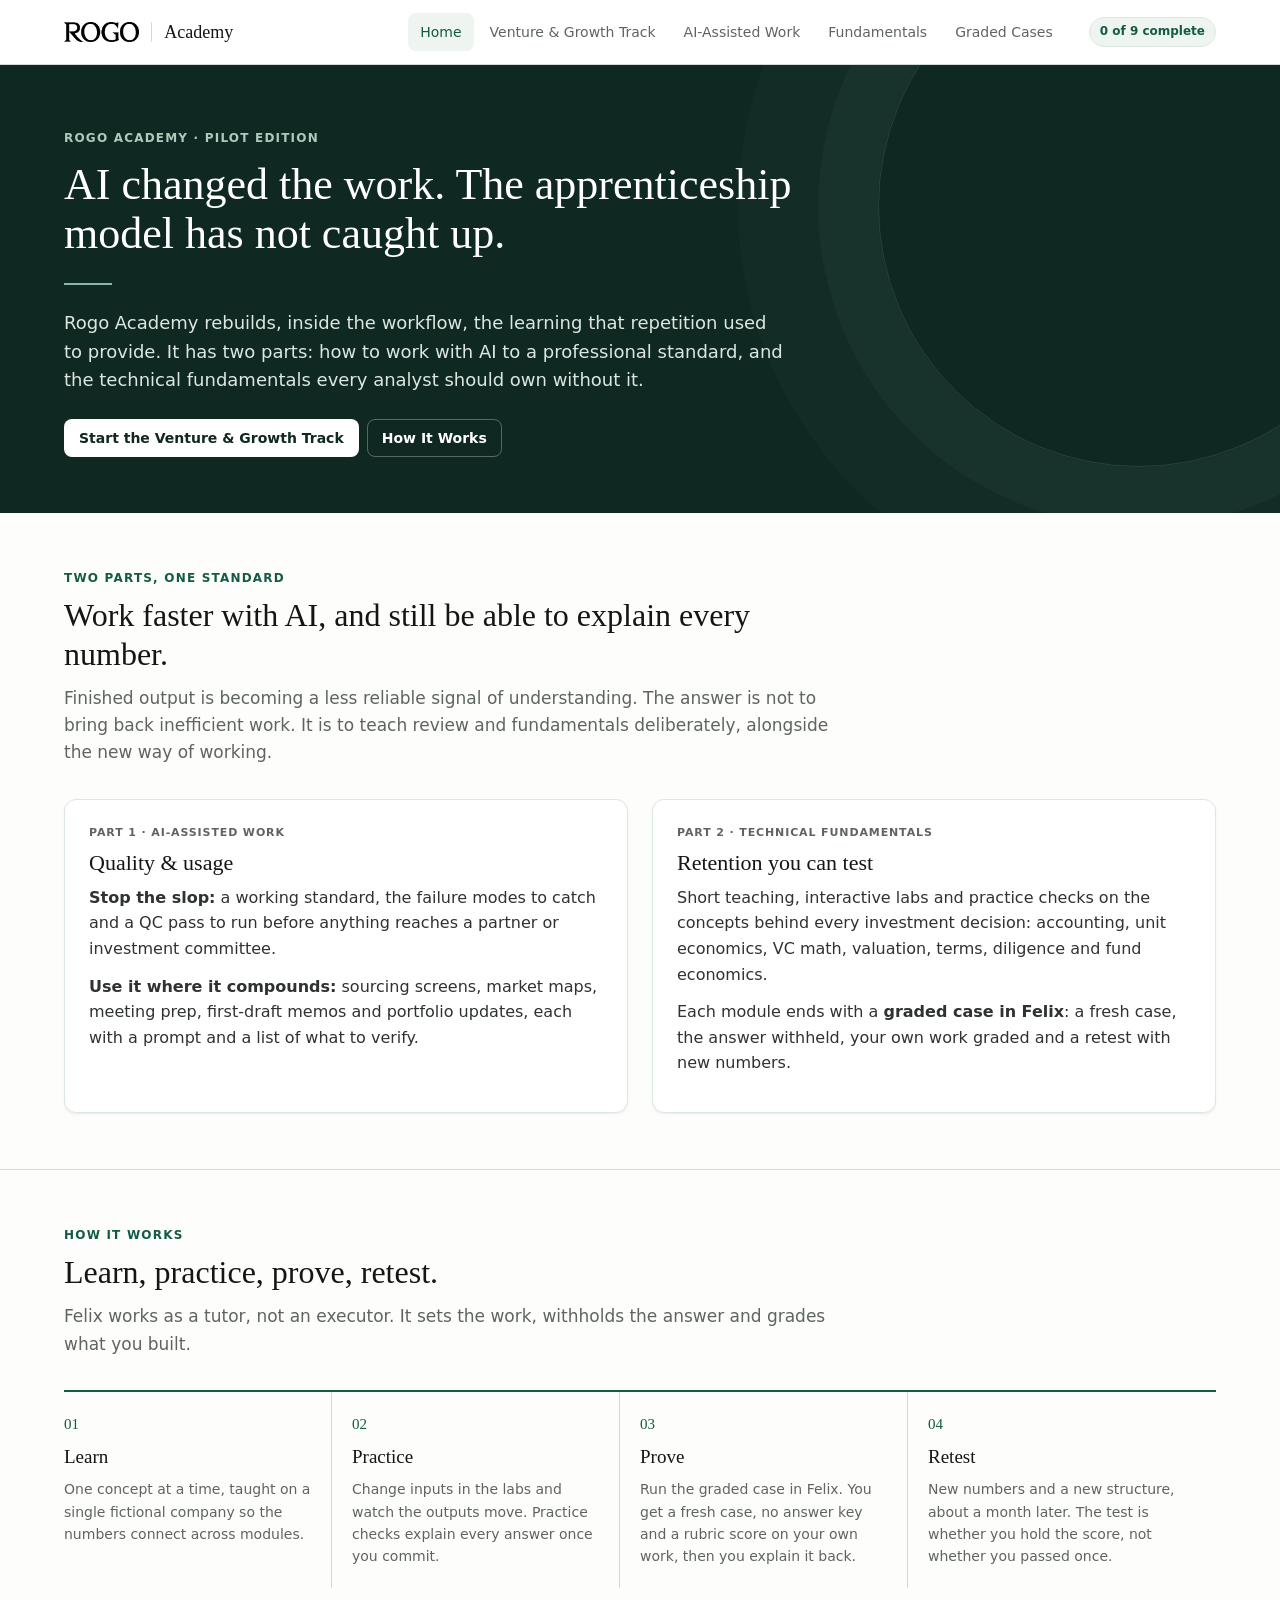
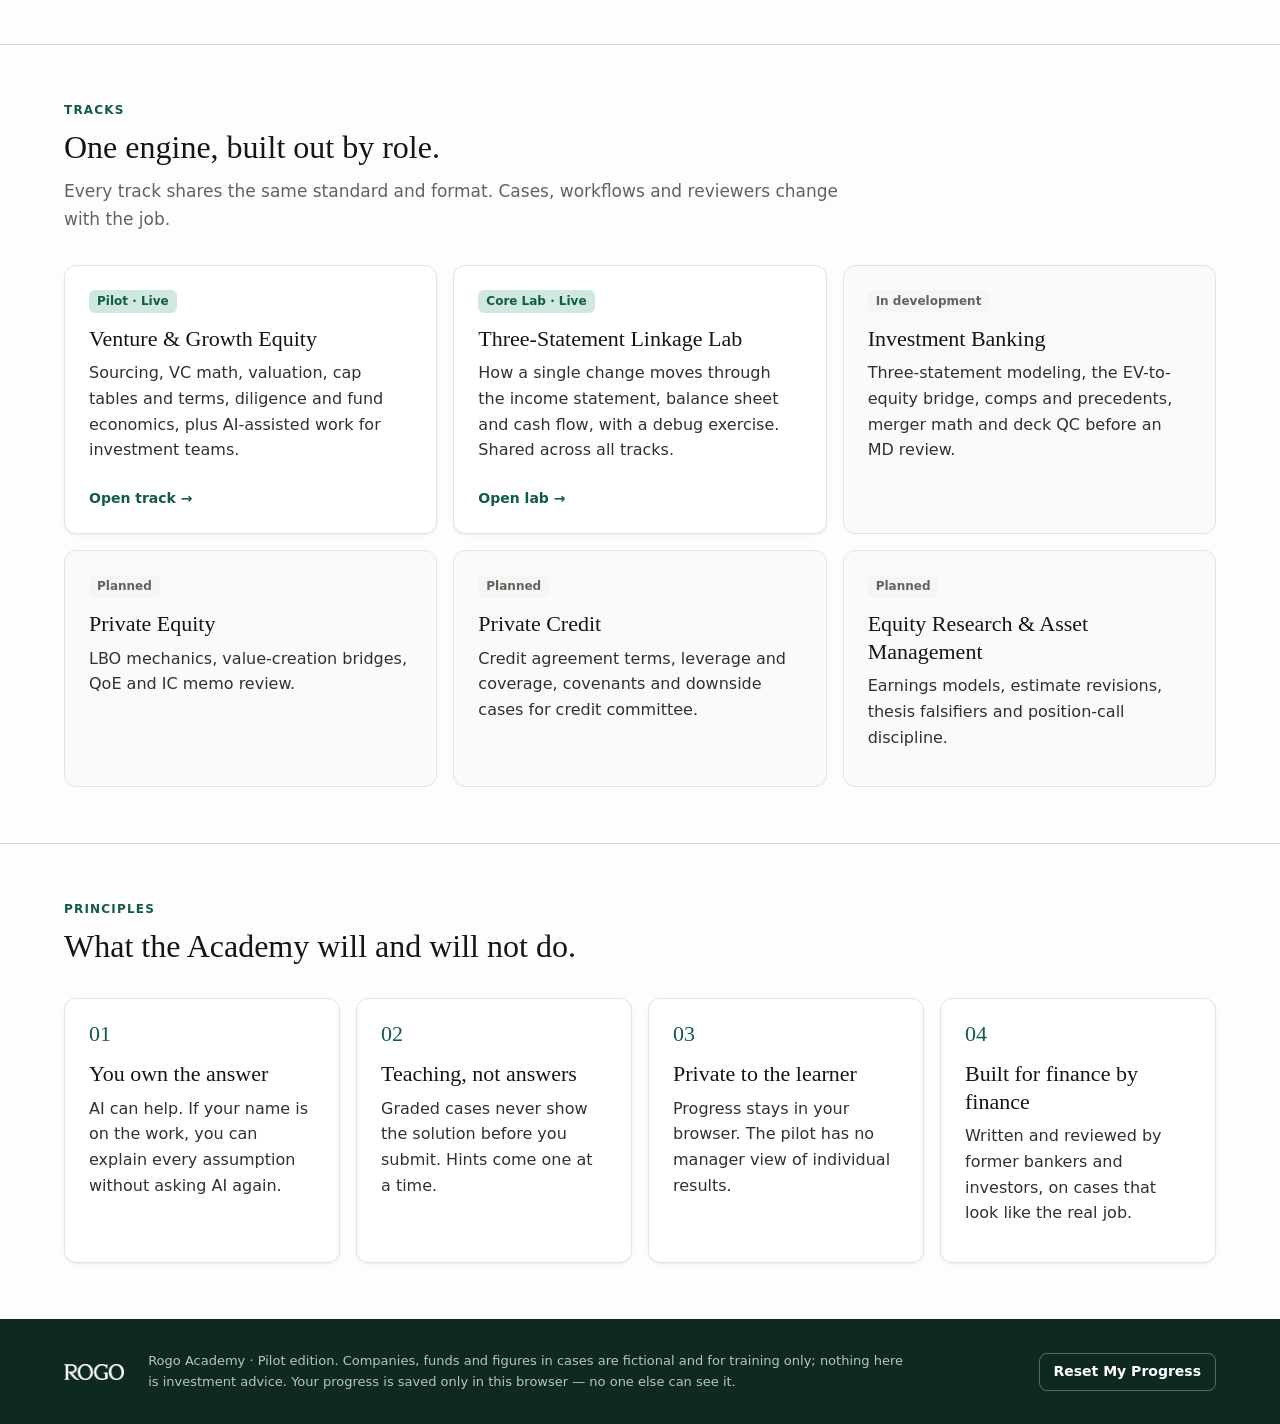
<file: index.html>
<!DOCTYPE html>
<html lang="en">
<head>
<meta charset="UTF-8">
<meta name="viewport" content="width=device-width, initial-scale=1.0">
<meta name="robots" content="noindex, nofollow">
<meta name="description" content="Rogo Academy — applied finance training for the AI era.">
<title>Home · Rogo Academy</title>
<link rel="stylesheet" href="assets/styles.css">
</head>
<body>
<a class="skip" href="#main">Skip to content</a>
<header class="site-header"><div class="header-inner">
  <a class="brand" href="index.html" aria-label="Rogo Academy home"><img src="assets/rogo-wordmark-dark.png" alt="Rogo"><span class="divider"></span><span class="academy">Academy</span></a>
  <nav class="nav" aria-label="Primary"><a href="index.html" class="active">Home</a><a href="vc/index.html" class="">Venture & Growth Track</a><a href="vc/ai-assisted-work.html" class="">AI-Assisted Work</a><a href="vc/index.html#fundamentals" class="">Fundamentals</a><a href="vc/graded-cases.html" class="">Graded Cases</a></nav>
  <span class="progress-pill" data-progress-pill>0 of 9 complete</span>
</div></header>
<main id="main">
<section class="hero"><div class="hero-inner"><div class="eyebrow">Rogo Academy · Pilot Edition</div><h1>AI changed the work. The apprenticeship model has not caught up.</h1><div class="rule"></div><p class="lede">Rogo Academy rebuilds, inside the workflow, the learning that repetition used to provide. It has two parts: how to work with AI to a professional standard, and the technical fundamentals every analyst should own without it.</p><div class="btn-row"><a class="btn btn-light" href="vc/index.html">Start the Venture & Growth Track</a><a class="btn btn-ghost-light" href="#how">How It Works</a></div></div></section>
<section class="section"><div class="wrap">
 <div class="section-head"><div class="eyebrow">Two parts, one standard</div><h2>Work faster with AI, and still be able to explain every number.</h2><p>Finished output is becoming a less reliable signal of understanding. The answer is not to bring back inefficient work. It is to teach review and fundamentals deliberately, alongside the new way of working.</p></div>
 <div class="grid-2">
  <div class="card"><span class="label">Part 1 · AI-Assisted Work</span><h3>Quality & usage</h3><p><strong>Stop the slop:</strong> a working standard, the failure modes to catch and a QC pass to run before anything reaches a partner or investment committee.</p><p><strong>Use it where it compounds:</strong> sourcing screens, market maps, meeting prep, first-draft memos and portfolio updates, each with a prompt and a list of what to verify.</p></div>
  <div class="card"><span class="label">Part 2 · Technical Fundamentals</span><h3>Retention you can test</h3><p>Short teaching, interactive labs and practice checks on the concepts behind every investment decision: accounting, unit economics, VC math, valuation, terms, diligence and fund economics.</p><p>Each module ends with a <strong>graded case in Felix</strong>: a fresh case, the answer withheld, your own work graded and a retest with new numbers.</p></div>
 </div>
</div></section>

<section class="section" id="how"><div class="wrap">
 <div class="section-head"><div class="eyebrow">How it works</div><h2>Learn, practice, prove, retest.</h2><p>Felix works as a tutor, not an executor. It sets the work, withholds the answer and grades what you built.</p></div>
 <div class="steps">
  <div class="step"><div class="n">01</div><h4>Learn</h4><p>One concept at a time, taught on a single fictional company so the numbers connect across modules.</p></div>
  <div class="step"><div class="n">02</div><h4>Practice</h4><p>Change inputs in the labs and watch the outputs move. Practice checks explain every answer once you commit.</p></div>
  <div class="step"><div class="n">03</div><h4>Prove</h4><p>Run the graded case in Felix. You get a fresh case, no answer key and a rubric score on your own work, then you explain it back.</p></div>
  <div class="step"><div class="n">04</div><h4>Retest</h4><p>New numbers and a new structure, about a month later. The test is whether you hold the score, not whether you passed once.</p></div>
 </div>
</div></section>

<section class="section"><div class="wrap">
 <div class="section-head"><div class="eyebrow">Tracks</div><h2>One engine, built out by role.</h2><p>Every track shares the same standard and format. Cases, workflows and reviewers change with the job.</p></div>
 <div class="grid">
  <a class="card link-card" href="vc/index.html"><div class="card-top"><span class="badge live">Pilot · Live</span></div><h3>Venture & Growth Equity</h3><p>Sourcing, VC math, valuation, cap tables and terms, diligence and fund economics, plus AI-assisted work for investment teams.</p><span class="go">Open track →</span></a>
  <a class="card link-card" href="core/three-statement-lab.html"><div class="card-top"><span class="badge live">Core Lab · Live</span></div><h3>Three-Statement Linkage Lab</h3><p>How a single change moves through the income statement, balance sheet and cash flow, with a debug exercise. Shared across all tracks.</p><span class="go">Open lab →</span></a>
  <div class="card muted"><div class="card-top"><span class="badge">In development</span></div><h3>Investment Banking</h3><p>Three-statement modeling, the EV-to-equity bridge, comps and precedents, merger math and deck QC before an MD review.</p></div>
  <div class="card muted"><div class="card-top"><span class="badge">Planned</span></div><h3>Private Equity</h3><p>LBO mechanics, value-creation bridges, QoE and IC memo review.</p></div>
  <div class="card muted"><div class="card-top"><span class="badge">Planned</span></div><h3>Private Credit</h3><p>Credit agreement terms, leverage and coverage, covenants and downside cases for credit committee.</p></div>
  <div class="card muted"><div class="card-top"><span class="badge">Planned</span></div><h3>Equity Research & Asset Management</h3><p>Earnings models, estimate revisions, thesis falsifiers and position-call discipline.</p></div>
 </div>
</div></section>

<section class="section"><div class="wrap">
 <div class="section-head"><div class="eyebrow">Principles</div><h2>What the Academy will and will not do.</h2></div>
 <div class="grid-sm">
  <div class="card"><span class="num-label">01</span><h3 style="margin-top:12px">You own the answer</h3><p>AI can help. If your name is on the work, you can explain every assumption without asking AI again.</p></div>
  <div class="card"><span class="num-label">02</span><h3 style="margin-top:12px">Teaching, not answers</h3><p>Graded cases never show the solution before you submit. Hints come one at a time.</p></div>
  <div class="card"><span class="num-label">03</span><h3 style="margin-top:12px">Private to the learner</h3><p>Progress stays in your browser. The pilot has no manager view of individual results.</p></div>
  <div class="card"><span class="num-label">04</span><h3 style="margin-top:12px">Built for finance by finance</h3><p>Written and reviewed by former bankers and investors, on cases that look like the real job.</p></div>
 </div>
</div></section>
</main>
<footer class="footer"><div class="footer-inner">
  <img src="assets/rogo-wordmark-light.png" alt="Rogo">
  <p>Rogo Academy · Pilot edition. Companies, funds and figures in cases are fictional and for training only; nothing here is investment advice. Your progress is saved only in this browser — no one else can see it.</p>
  <button class="btn btn-ghost-light" data-reset-progress style="margin-left:auto">Reset My Progress</button>
</div></footer>
<script src="assets/app.js"></script>
<script src="assets/labs.js"></script>
</body>
</html>
</file>
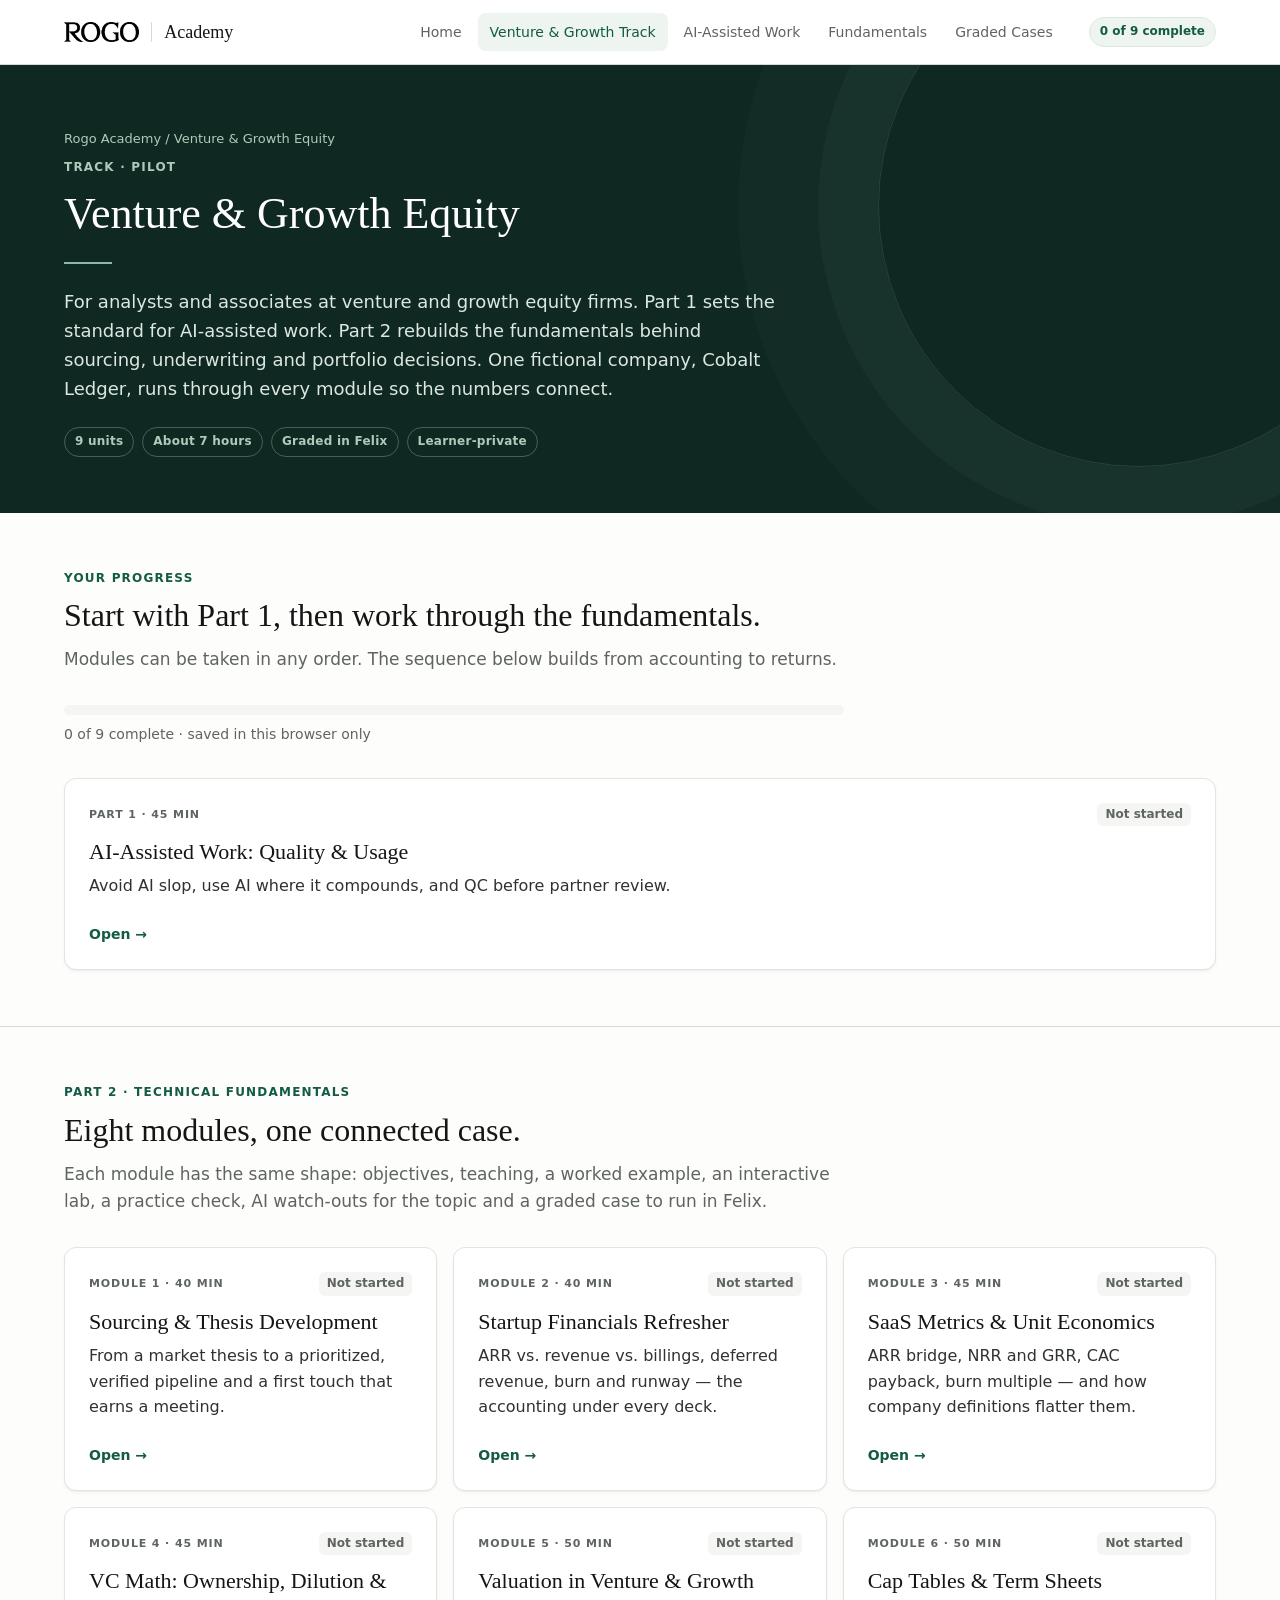
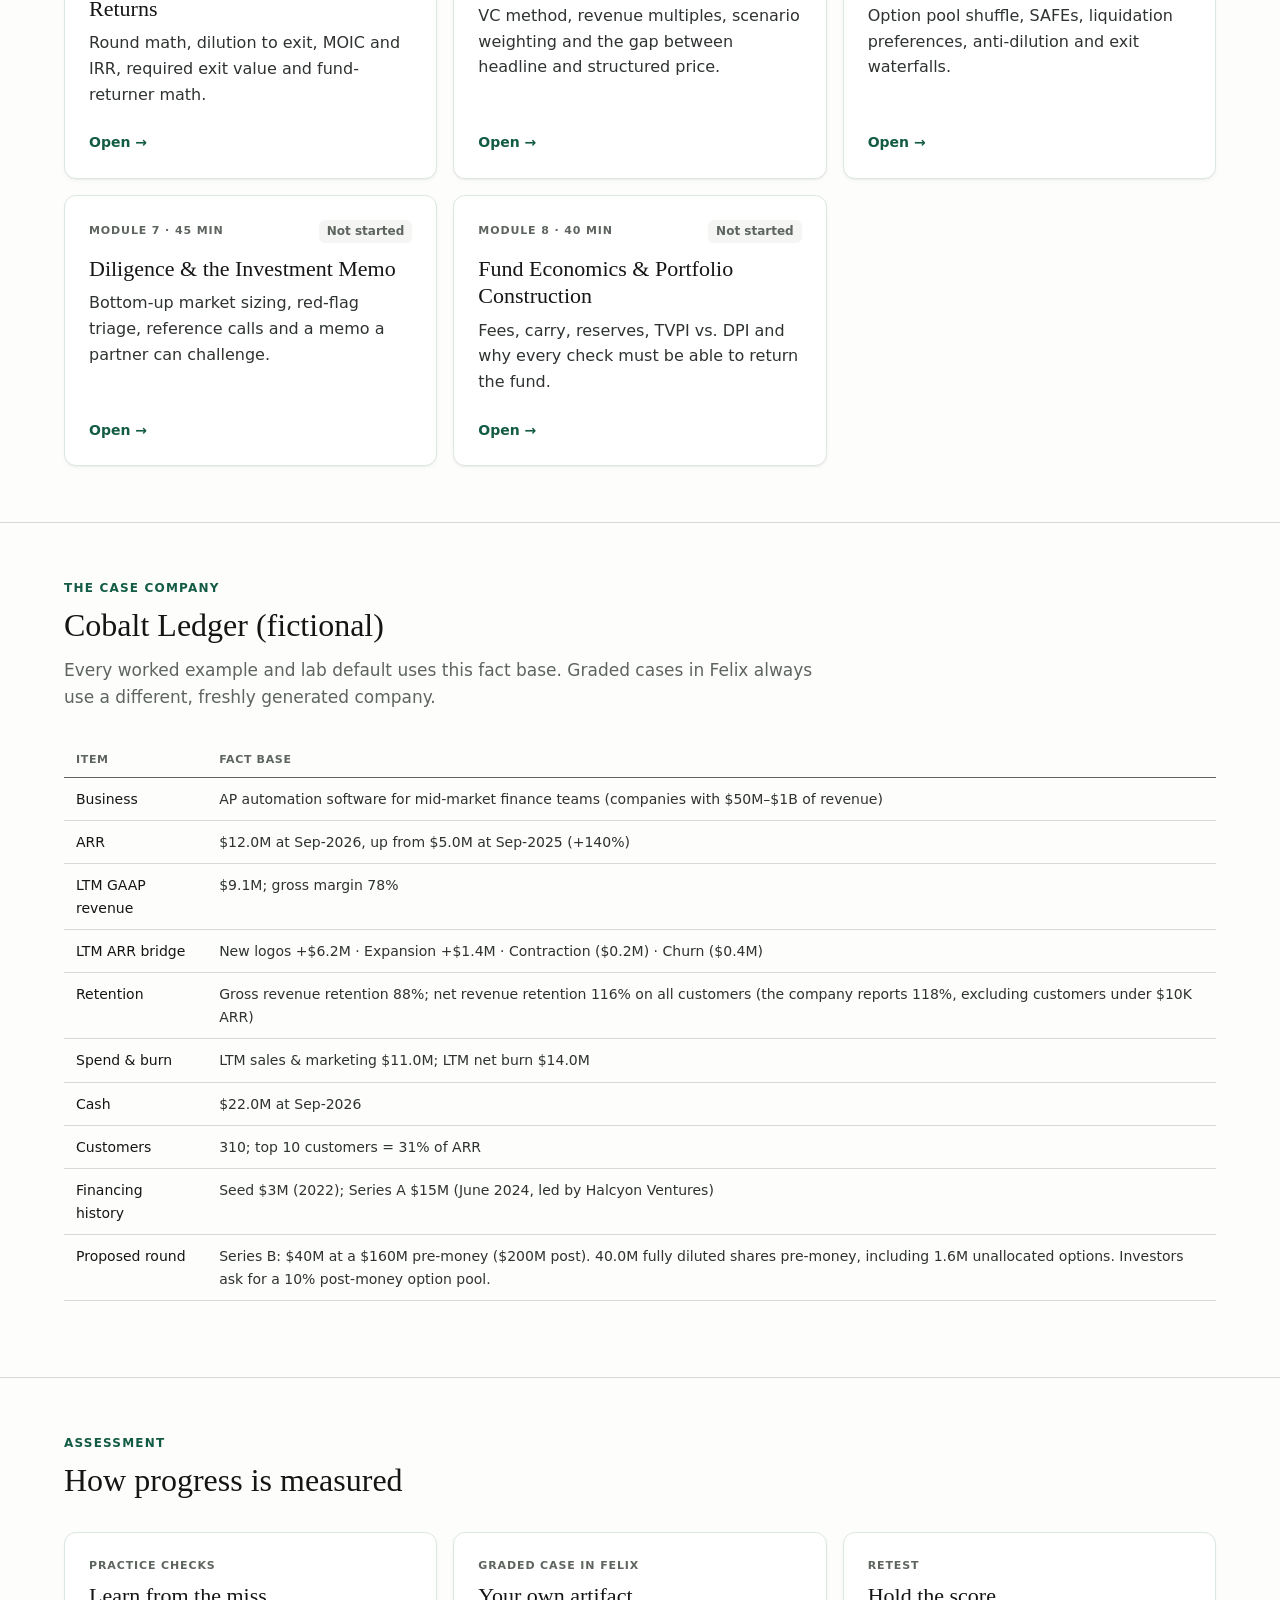
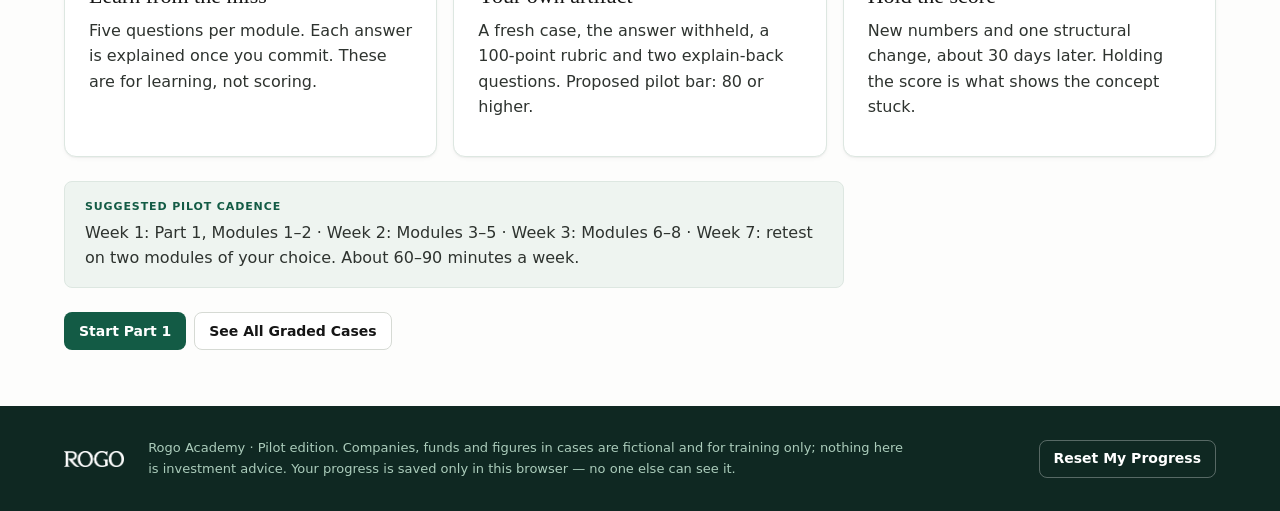
<file: vc/index.html>
<!DOCTYPE html>
<html lang="en">
<head>
<meta charset="UTF-8">
<meta name="viewport" content="width=device-width, initial-scale=1.0">
<meta name="robots" content="noindex, nofollow">
<meta name="description" content="Rogo Academy — applied finance training for the AI era.">
<title>Venture &amp; Growth Equity Track · Rogo Academy</title>
<link rel="stylesheet" href="../assets/styles.css">
</head>
<body>
<a class="skip" href="#main">Skip to content</a>
<header class="site-header"><div class="header-inner">
  <a class="brand" href="../index.html" aria-label="Rogo Academy home"><img src="../assets/rogo-wordmark-dark.png" alt="Rogo"><span class="divider"></span><span class="academy">Academy</span></a>
  <nav class="nav" aria-label="Primary"><a href="../index.html" class="">Home</a><a href="../vc/index.html" class="active">Venture & Growth Track</a><a href="../vc/ai-assisted-work.html" class="">AI-Assisted Work</a><a href="../vc/index.html#fundamentals" class="">Fundamentals</a><a href="../vc/graded-cases.html" class="">Graded Cases</a></nav>
  <span class="progress-pill" data-progress-pill>0 of 9 complete</span>
</div></header>
<main id="main">
<section class="hero"><div class="hero-inner"><div class="crumbs"><a href="../index.html">Rogo Academy</a> / Venture & Growth Equity</div><div class="eyebrow">Track · Pilot</div><h1>Venture & Growth Equity</h1><div class="rule"></div><p class="lede">For analysts and associates at venture and growth equity firms. Part 1 sets the standard for AI-assisted work. Part 2 rebuilds the fundamentals behind sourcing, underwriting and portfolio decisions. One fictional company, Cobalt Ledger, runs through every module so the numbers connect.</p><div class="meta"><span class="chip">9 units</span><span class="chip">About 7 hours</span><span class="chip">Graded in Felix</span><span class="chip">Learner-private</span></div></div></section>
<section class="section"><div class="wrap">
 <div class="section-head"><div class="eyebrow">Your progress</div><h2>Start with Part 1, then work through the fundamentals.</h2><p>Modules can be taken in any order. The sequence below builds from accounting to returns.</p></div>
 <div class="bar-track" style="max-width:780px;height:10px"><span data-progress-bar style="width:0"></span></div>
 <p style="font-size:14px;color:var(--slate);margin:8px 0 32px"><span data-progress-pill>0 of 9 complete</span> · saved in this browser only</p>
 <div class="grid"><a class="card link-card" href="../vc/ai-assisted-work.html"><div class="card-top"><span class="label" style="margin:0">Part 1 · 45 min</span><span class="badge status" data-status="ai-work">Not started</span></div><h3>AI-Assisted Work: Quality & Usage</h3><p>Avoid AI slop, use AI where it compounds, and QC before partner review.</p><span class="go">Open →</span></a></div>
</div></section>
<section class="section" id="fundamentals"><div class="wrap">
 <div class="section-head"><div class="eyebrow">Part 2 · Technical Fundamentals</div><h2>Eight modules, one connected case.</h2><p>Each module has the same shape: objectives, teaching, a worked example, an interactive lab, a practice check, AI watch-outs for the topic and a graded case to run in Felix.</p></div>
 <div class="grid"><a class="card link-card" href="../vc/fundamentals/sourcing.html"><div class="card-top"><span class="label" style="margin:0">Module 1 · 40 min</span><span class="badge status" data-status="sourcing">Not started</span></div><h3>Sourcing & Thesis Development</h3><p>From a market thesis to a prioritized, verified pipeline and a first touch that earns a meeting.</p><span class="go">Open →</span></a><a class="card link-card" href="../vc/fundamentals/startup-financials.html"><div class="card-top"><span class="label" style="margin:0">Module 2 · 40 min</span><span class="badge status" data-status="financials">Not started</span></div><h3>Startup Financials Refresher</h3><p>ARR vs. revenue vs. billings, deferred revenue, burn and runway — the accounting under every deck.</p><span class="go">Open →</span></a><a class="card link-card" href="../vc/fundamentals/unit-economics.html"><div class="card-top"><span class="label" style="margin:0">Module 3 · 45 min</span><span class="badge status" data-status="unit-economics">Not started</span></div><h3>SaaS Metrics & Unit Economics</h3><p>ARR bridge, NRR and GRR, CAC payback, burn multiple — and how company definitions flatter them.</p><span class="go">Open →</span></a><a class="card link-card" href="../vc/fundamentals/vc-math.html"><div class="card-top"><span class="label" style="margin:0">Module 4 · 45 min</span><span class="badge status" data-status="vc-math">Not started</span></div><h3>VC Math: Ownership, Dilution & Returns</h3><p>Round math, dilution to exit, MOIC and IRR, required exit value and fund-returner math.</p><span class="go">Open →</span></a><a class="card link-card" href="../vc/fundamentals/valuation.html"><div class="card-top"><span class="label" style="margin:0">Module 5 · 50 min</span><span class="badge status" data-status="valuation">Not started</span></div><h3>Valuation in Venture & Growth</h3><p>VC method, revenue multiples, scenario weighting and the gap between headline and structured price.</p><span class="go">Open →</span></a><a class="card link-card" href="../vc/fundamentals/cap-tables-terms.html"><div class="card-top"><span class="label" style="margin:0">Module 6 · 50 min</span><span class="badge status" data-status="cap-tables">Not started</span></div><h3>Cap Tables & Term Sheets</h3><p>Option pool shuffle, SAFEs, liquidation preferences, anti-dilution and exit waterfalls.</p><span class="go">Open →</span></a><a class="card link-card" href="../vc/fundamentals/diligence-memo.html"><div class="card-top"><span class="label" style="margin:0">Module 7 · 45 min</span><span class="badge status" data-status="diligence">Not started</span></div><h3>Diligence & the Investment Memo</h3><p>Bottom-up market sizing, red-flag triage, reference calls and a memo a partner can challenge.</p><span class="go">Open →</span></a><a class="card link-card" href="../vc/fundamentals/fund-economics.html"><div class="card-top"><span class="label" style="margin:0">Module 8 · 40 min</span><span class="badge status" data-status="fund-economics">Not started</span></div><h3>Fund Economics & Portfolio Construction</h3><p>Fees, carry, reserves, TVPI vs. DPI and why every check must be able to return the fund.</p><span class="go">Open →</span></a></div>
</div></section>
<section class="section"><div class="wrap">
 <div class="section-head"><div class="eyebrow">The case company</div><h2>Cobalt Ledger (fictional)</h2><p>Every worked example and lab default uses this fact base. Graded cases in Felix always use a different, freshly generated company.</p></div>
 <div class="table-scroll"><table class="t wrap"><thead><tr><th class="">Item</th><th class="">Fact base</th></tr></thead><tbody><tr class=""><td class="">Business</td><td class="">AP automation software for mid-market finance teams (companies with $50M–$1B of revenue)</td></tr><tr class=""><td class="">ARR</td><td class="">$12.0M at Sep-2026, up from $5.0M at Sep-2025 (+140%)</td></tr><tr class=""><td class="">LTM GAAP revenue</td><td class="">$9.1M; gross margin 78%</td></tr><tr class=""><td class="">LTM ARR bridge</td><td class="">New logos +$6.2M · Expansion +$1.4M · Contraction ($0.2M) · Churn ($0.4M)</td></tr><tr class=""><td class="">Retention</td><td class="">Gross revenue retention 88%; net revenue retention 116% on all customers (the company reports 118%, excluding customers under $10K ARR)</td></tr><tr class=""><td class="">Spend & burn</td><td class="">LTM sales & marketing $11.0M; LTM net burn $14.0M</td></tr><tr class=""><td class="">Cash</td><td class="">$22.0M at Sep-2026</td></tr><tr class=""><td class="">Customers</td><td class="">310; top 10 customers = 31% of ARR</td></tr><tr class=""><td class="">Financing history</td><td class="">Seed $3M (2022); Series A $15M (June 2024, led by Halcyon Ventures)</td></tr><tr class=""><td class="">Proposed round</td><td class="">Series B: $40M at a $160M pre-money ($200M post). 40.0M fully diluted shares pre-money, including 1.6M unallocated options. Investors ask for a 10% post-money option pool.</td></tr></tbody></table></div>
</div></section>
<section class="section"><div class="wrap">
 <div class="section-head"><div class="eyebrow">Assessment</div><h2>How progress is measured</h2></div>
 <div class="grid">
  <div class="card"><span class="label">Practice checks</span><h3>Learn from the miss</h3><p>Five questions per module. Each answer is explained once you commit. These are for learning, not scoring.</p></div>
  <div class="card"><span class="label">Graded case in Felix</span><h3>Your own artifact</h3><p>A fresh case, the answer withheld, a 100-point rubric and two explain-back questions. Proposed pilot bar: 80 or higher.</p></div>
  <div class="card"><span class="label">Retest</span><h3>Hold the score</h3><p>New numbers and one structural change, about 30 days later. Holding the score is what shows the concept stuck.</p></div>
 </div>
 <div class="callout" style="margin-top:24px"><span class="label">Suggested pilot cadence</span>Week 1: Part 1, Modules 1–2 · Week 2: Modules 3–5 · Week 3: Modules 6–8 · Week 7: retest on two modules of your choice. About 60–90 minutes a week.</div>
 <div class="btn-row"><a class="btn btn-brand" href="ai-assisted-work.html">Start Part 1</a><a class="btn btn-outline" href="graded-cases.html">See All Graded Cases</a></div>
</div></section>
</main>
<footer class="footer"><div class="footer-inner">
  <img src="../assets/rogo-wordmark-light.png" alt="Rogo">
  <p>Rogo Academy · Pilot edition. Companies, funds and figures in cases are fictional and for training only; nothing here is investment advice. Your progress is saved only in this browser — no one else can see it.</p>
  <button class="btn btn-ghost-light" data-reset-progress style="margin-left:auto">Reset My Progress</button>
</div></footer>
<script src="../assets/app.js"></script>
<script src="../assets/labs.js"></script>
</body>
</html>
</file>
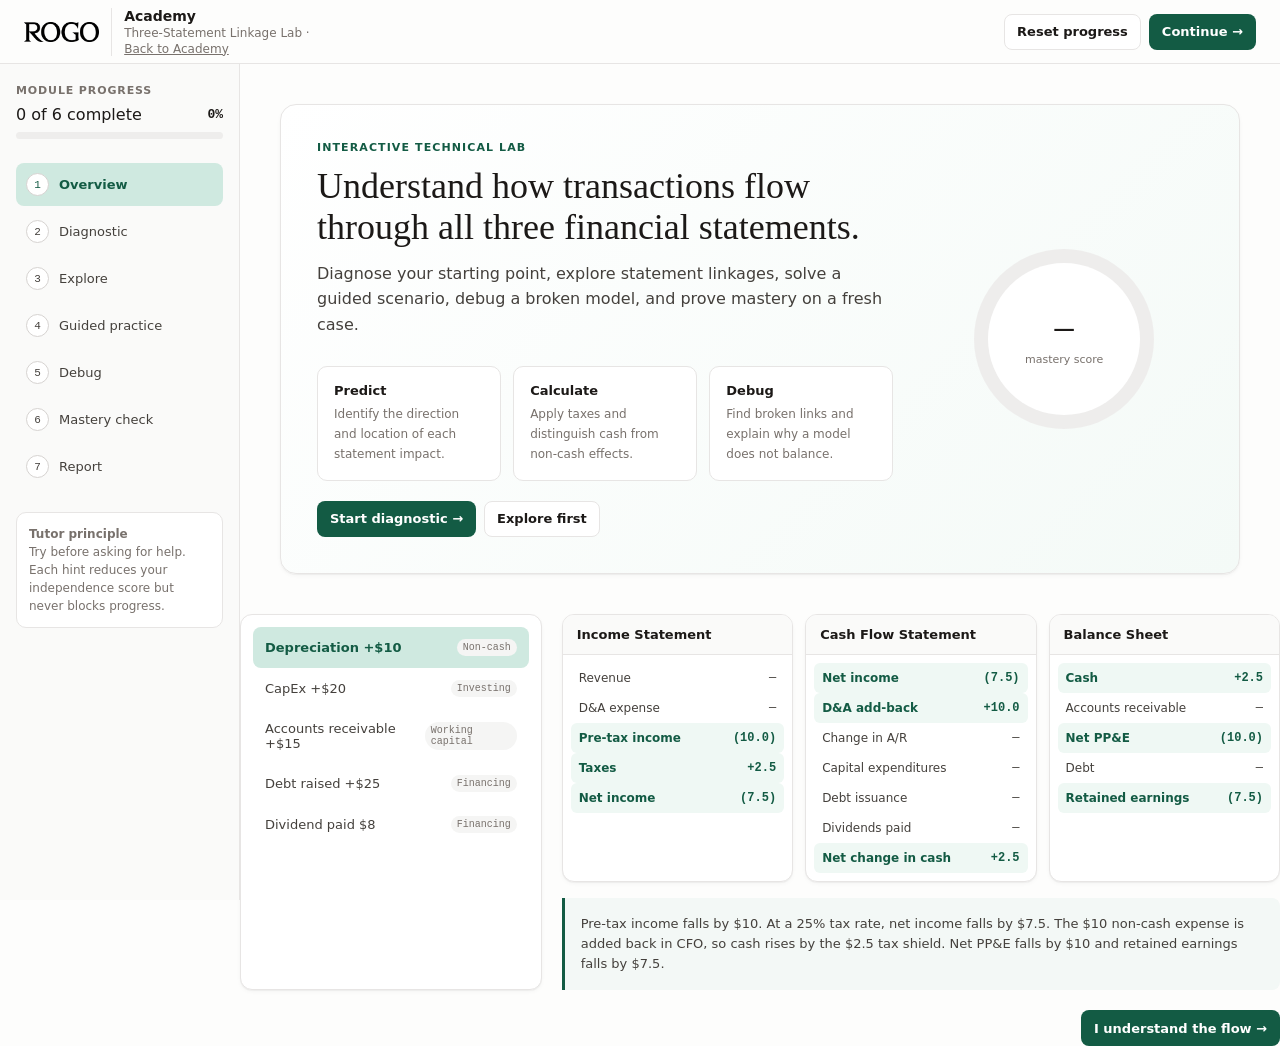
<file: core/three-statement-lab.html>
<!DOCTYPE html>
<html lang="en">
<head>
<meta name="robots" content="noindex, nofollow">
<meta charset="UTF-8" />
<meta name="viewport" content="width=device-width, initial-scale=1.0" />
<title>Rogo Academy — Three-Statement Linkage Lab</title>
<style>
:root{--bg-primary:#fdfdfc;--bg-secondary:#fafaf9;--bg-tertiary:#f5f5f4;--bg-quaternary:#eeedec;--surface:#fff;--text-primary:#1c1917;--text-secondary:#44403c;--text-tertiary:#78716c;--border:#e7e5e4;--border-strong:#d6d3d1;--brand:#135b44;--brand-hover:#1d7559;--brand-soft:#cfe9e0;--blue:#53a7d2;--orange:#fda164;--red:#dc2626;--amber:#f59e0b;--shadow:0 1px 1px rgba(0,0,0,.04),0 2px 4px rgba(0,0,0,.03);--radius:12px;--font-body:Inter,ui-sans-serif,system-ui,-apple-system,BlinkMacSystemFont,"Segoe UI",sans-serif;--font-display:"Martina Plantijn",Georgia,serif;--font-mono:"Roboto Mono",ui-monospace,SFMono-Regular,Menlo,monospace}
*{box-sizing:border-box}html{scroll-behavior:smooth}body{margin:0;background:var(--bg-primary);color:var(--text-primary);font-family:var(--font-body);-webkit-font-smoothing:antialiased}button,input,textarea{font:inherit}.app{min-height:100vh}.topbar{height:64px;border-bottom:1px solid var(--border);background:rgba(253,253,252,.96);backdrop-filter:blur(10px);display:flex;align-items:center;justify-content:space-between;padding:0 24px;position:sticky;top:0;z-index:20}.brand{display:flex;align-items:center;gap:12px}.logo{width:32px;height:32px;border-radius:9px;background:var(--brand);color:#fff;display:grid;place-items:center;font-family:Georgia,serif;font-size:18px}.brand-copy strong{display:block;font-size:14px}.brand-copy span{display:block;font-size:12px;color:var(--text-tertiary);margin-top:2px}.top-actions{display:flex;gap:8px;align-items:center}.btn{border:1px solid transparent;border-radius:8px;height:36px;padding:0 12px;display:inline-flex;align-items:center;justify-content:center;gap:7px;font-size:13px;font-weight:600;cursor:pointer;transition:.15s}.btn-primary{background:var(--brand);color:#fff}.btn-primary:hover{background:var(--brand-hover)}.btn-outline{background:#fff;border-color:var(--border);color:var(--text-primary)}.btn-outline:hover{background:var(--bg-tertiary)}.btn-ghost{background:transparent;color:var(--text-secondary)}.layout{display:grid;grid-template-columns:240px minmax(0,1fr);min-height:calc(100vh - 64px)}.sidebar{border-right:1px solid var(--border);background:var(--bg-secondary);padding:20px 16px;position:sticky;top:64px;height:calc(100vh - 64px);overflow:auto}.progress-label{font-size:11px;text-transform:uppercase;letter-spacing:.08em;color:var(--text-tertiary);font-weight:700}.progress-row{display:flex;align-items:center;justify-content:space-between;margin:8px 0}.progress-row strong{font-family:var(--font-mono);font-size:13px}.bar{height:7px;background:var(--bg-quaternary);border-radius:999px;overflow:hidden}.bar>span{height:100%;display:block;background:var(--brand);width:0;transition:width .3s}.nav{margin-top:24px;display:flex;flex-direction:column;gap:4px}.nav-item{border:none;background:transparent;text-align:left;width:100%;padding:10px;border-radius:8px;display:flex;gap:10px;align-items:center;color:var(--text-secondary);font-size:13px;cursor:pointer}.nav-item:hover{background:var(--bg-tertiary)}.nav-item.active{background:var(--brand-soft);color:var(--brand);font-weight:600}.nav-num{width:23px;height:23px;border-radius:50%;border:1px solid var(--border-strong);display:grid;place-items:center;font:11px var(--font-mono);background:#fff}.nav-item.done .nav-num{background:var(--brand);border-color:var(--brand);color:#fff}.sidebar-note{margin-top:24px;padding:12px;border:1px solid var(--border);background:#fff;border-radius:10px;font-size:12px;line-height:1.5;color:var(--text-tertiary)}main{min-width:0}.content{max-width:1120px;margin:0 auto;padding:40px}.section{display:none}.section.active{display:block}.eyebrow{text-transform:uppercase;letter-spacing:.1em;font-size:11px;font-weight:700;color:var(--brand);margin-bottom:12px}.title{font:400 36px/1.15 var(--font-display);margin:0 0 12px}.subtitle{font-size:16px;line-height:1.6;color:var(--text-secondary);max-width:760px;margin:0}.hero{padding:36px;background:linear-gradient(135deg,#fff 0%,#f4faf7 100%);border:1px solid var(--border);border-radius:16px;box-shadow:var(--shadow)}.hero-grid{display:grid;grid-template-columns:minmax(0,1.35fr) minmax(260px,.65fr);gap:32px;align-items:center}.outcomes{display:grid;grid-template-columns:repeat(auto-fit,minmax(180px,1fr));gap:12px;margin-top:28px}.outcome{padding:16px;border:1px solid var(--border);border-radius:10px;background:#fff}.outcome strong{display:block;font-size:13px;margin-bottom:5px}.outcome span{font-size:12px;line-height:1.45;color:var(--text-tertiary)}.score-ring{width:180px;height:180px;border-radius:50%;display:grid;place-items:center;margin:auto;background:conic-gradient(var(--brand) 0deg,var(--bg-quaternary) 0);position:relative}.score-ring:before{content:"";position:absolute;inset:14px;border-radius:50%;background:#fff}.score-inner{position:relative;text-align:center}.score-inner b{display:block;font:32px var(--font-mono)}.score-inner span{font-size:11px;color:var(--text-tertiary)}.section-head{display:flex;align-items:flex-end;justify-content:space-between;gap:20px;margin-bottom:24px}.section-head h2{font:400 30px/1.2 var(--font-display);margin:0 0 7px}.section-head p{margin:0;color:var(--text-secondary);line-height:1.5}.card{background:#fff;border:1px solid var(--border);border-radius:var(--radius);box-shadow:var(--shadow)}.card-pad{padding:24px}.diagnostic-list{display:grid;gap:16px}.question{padding:20px}.q-kicker{font:11px var(--font-mono);color:var(--text-tertiary);margin-bottom:8px}.question h3{font-size:15px;line-height:1.5;margin:0 0 14px}.options{display:grid;gap:8px}.option{border:1px solid var(--border);background:#fff;border-radius:8px;padding:11px 12px;text-align:left;cursor:pointer;font-size:13px;color:var(--text-secondary)}.option:hover{border-color:var(--border-strong);background:var(--bg-secondary)}.option.selected{border-color:var(--brand);background:#f1f8f5;color:var(--brand);font-weight:600}.option.correct{border-color:var(--brand);background:var(--brand-soft)}.option.incorrect{border-color:#fecaca;background:#fef2f2;color:#991b1b}.feedback{display:none;margin-top:12px;padding:12px;border-radius:8px;background:var(--bg-tertiary);font-size:13px;line-height:1.5}.feedback.show{display:block}.action-row{display:flex;gap:8px;justify-content:flex-end;margin-top:20px;flex-wrap:wrap}.explorer-grid{display:grid;grid-template-columns:minmax(250px,.42fr) minmax(0,1fr);gap:20px}.transaction-list{padding:12px}.transaction{width:100%;text-align:left;border:none;background:transparent;border-radius:8px;padding:12px;cursor:pointer;display:flex;align-items:center;justify-content:space-between;gap:8px;font-size:13px;color:var(--text-secondary)}.transaction:hover{background:var(--bg-tertiary)}.transaction.active{background:var(--brand-soft);color:var(--brand);font-weight:600}.tag{font:10px var(--font-mono);padding:3px 6px;border-radius:999px;background:var(--bg-tertiary);color:var(--text-tertiary)}.statements{display:grid;grid-template-columns:repeat(auto-fit,minmax(185px,1fr));gap:12px}.statement{overflow:hidden}.statement h3{margin:0;padding:12px 14px;border-bottom:1px solid var(--border);font-size:13px;background:var(--bg-secondary)}.line-items{padding:8px}.line{display:flex;justify-content:space-between;gap:10px;padding:8px;border-radius:6px;font-size:12px;color:var(--text-secondary)}.line.changed{background:#eff8f4;color:var(--brand);font-weight:600}.line .delta{font-family:var(--font-mono);white-space:nowrap}.callout{margin-top:16px;padding:16px;border-left:3px solid var(--brand);background:#f3f8f6;border-radius:0 8px 8px 0;font-size:13px;line-height:1.55;color:var(--text-secondary)}.practice-layout{display:grid;grid-template-columns:minmax(0,1.3fr) minmax(260px,.7fr);gap:20px}.scenario{padding:24px}.scenario h3{margin:0 0 8px;font-size:18px}.scenario p{margin:0;color:var(--text-secondary);line-height:1.6;font-size:14px}.assumptions{display:flex;gap:8px;flex-wrap:wrap;margin:18px 0}.assumption{background:var(--bg-tertiary);border-radius:6px;padding:6px 8px;font:11px var(--font-mono);color:var(--text-secondary)}.answer-grid{display:grid;grid-template-columns:1fr 120px;gap:8px;align-items:center;margin-top:12px}.answer-grid label{font-size:13px;color:var(--text-secondary)}.answer-grid input{width:100%;border:1px solid var(--border);border-radius:7px;padding:9px;text-align:right;font-family:var(--font-mono)}.answer-grid input:focus,textarea:focus{outline:2px solid rgba(19,91,68,.16);border-color:var(--brand)}textarea{width:100%;min-height:100px;border:1px solid var(--border);border-radius:8px;padding:12px;resize:vertical}.tutor{padding:20px;position:sticky;top:88px;height:max-content}.tutor-head{display:flex;gap:10px;align-items:center;margin-bottom:14px}.tutor-avatar{width:34px;height:34px;border-radius:9px;background:var(--brand);color:#fff;display:grid;place-items:center;font-family:Georgia,serif}.tutor-head strong{display:block;font-size:13px}.tutor-head span{font-size:11px;color:var(--text-tertiary)}.hint-meter{display:flex;gap:5px;margin:14px 0}.hint-meter span{height:5px;flex:1;border-radius:99px;background:var(--bg-quaternary)}.hint-meter span.used{background:var(--amber)}.tutor-message{padding:12px;background:var(--bg-secondary);border-radius:8px;font-size:13px;line-height:1.55;color:var(--text-secondary);min-height:78px}.debug-grid{display:grid;grid-template-columns:minmax(0,1fr) minmax(250px,.45fr);gap:20px}.mini-model{overflow:hidden}.mini-model table{width:100%;border-collapse:collapse;font-size:12px}.mini-model th,.mini-model td{padding:10px 12px;border-bottom:1px solid var(--border);text-align:right}.mini-model th:first-child,.mini-model td:first-child{text-align:left}.mini-model th{background:var(--bg-secondary);color:var(--text-tertiary);font-size:11px}.mini-model td:not(:first-child){font-family:var(--font-mono)}.mini-model tr.clickable{cursor:pointer}.mini-model tr.clickable:hover td{background:var(--bg-tertiary)}.mini-model tr.flagged td{background:#fff7ed;color:#9a3412}.report-grid{display:grid;grid-template-columns:repeat(auto-fit,minmax(210px,1fr));gap:12px;margin:20px 0}.metric{padding:18px}.metric span{display:block;color:var(--text-tertiary);font-size:11px;text-transform:uppercase;letter-spacing:.06em}.metric b{display:block;font:26px var(--font-mono);margin-top:8px}.skill-row{display:grid;grid-template-columns:160px 1fr 48px;gap:12px;align-items:center;margin:12px 0;font-size:13px}.skill-row .bar{height:8px}.skill-row .value{text-align:right;font-family:var(--font-mono);font-size:12px}.hidden{display:none!important}.success-box{padding:20px;background:#eff8f4;border:1px solid #b7ddce;border-radius:10px;color:#174d3a}.warning-box{padding:20px;background:#fffbeb;border:1px solid #fde68a;border-radius:10px;color:#854d0e}.toast{position:fixed;right:20px;bottom:20px;background:#292524;color:#fff;padding:12px 14px;border-radius:8px;font-size:12px;box-shadow:0 8px 24px rgba(0,0,0,.18);opacity:0;transform:translateY(8px);pointer-events:none;transition:.2s;z-index:50}.toast.show{opacity:1;transform:translateY(0)}
@media(max-width:900px){.layout{grid-template-columns:1fr}.sidebar{position:static;height:auto;border-right:none;border-bottom:1px solid var(--border);padding:12px 16px}.nav{flex-direction:row;overflow:auto;margin-top:12px}.nav-item{min-width:max-content}.sidebar-note{display:none}.progress-row{margin-top:4px}.hero-grid,.explorer-grid,.practice-layout,.debug-grid{grid-template-columns:1fr}.tutor{position:static}.content{padding:28px 20px}.topbar{padding:0 16px}.brand-copy span{display:none}}
@media(max-width:520px){.content{padding:20px 14px}.top-actions .btn-outline{display:none}.title{font-size:30px}.hero{padding:22px}.section-head{align-items:flex-start;flex-direction:column}.answer-grid{grid-template-columns:1fr 100px}.skill-row{grid-template-columns:110px 1fr 42px}.nav-item{padding:8px}.nav-item span:last-child{display:none}}
</style>
</head>
<body>
<div class="app">
<header class="topbar"><a class="brand" href="../index.html" style="text-decoration:none;color:inherit"><img src="../assets/rogo-wordmark-dark.png" alt="Rogo" style="height:20px;width:auto"><div class="brand-copy" style="border-left:1px solid #e7e5e4;padding-left:12px"><strong>Academy</strong><span>Three-Statement Linkage Lab · <span style="text-decoration:underline">Back to Academy</span></span></div></a><div class="top-actions"><button class="btn btn-outline" onclick="resetLab()">Reset progress</button><button class="btn btn-primary" onclick="goNext()">Continue →</button></div></header>
<div class="layout">
<aside class="sidebar"><div class="progress-label">Module progress</div><div class="progress-row"><span id="progressText">0 of 6 complete</span><strong id="progressPct">0%</strong></div><div class="bar"><span id="progressBar"></span></div><nav class="nav" id="nav"></nav><div class="sidebar-note"><strong>Tutor principle</strong><br/>Try before asking for help. Each hint reduces your independence score but never blocks progress.</div></aside>
<main><div class="content">
<section class="section active" data-section="overview"><div class="hero"><div class="hero-grid"><div><div class="eyebrow">Interactive technical lab</div><h1 class="title">Understand how transactions flow through all three financial statements.</h1><p class="subtitle">Diagnose your starting point, explore statement linkages, solve a guided scenario, debug a broken model, and prove mastery on a fresh case.</p><div class="outcomes"><div class="outcome"><strong>Predict</strong><span>Identify the direction and location of each statement impact.</span></div><div class="outcome"><strong>Calculate</strong><span>Apply taxes and distinguish cash from non-cash effects.</span></div><div class="outcome"><strong>Debug</strong><span>Find broken links and explain why a model does not balance.</span></div></div><div class="action-row" style="justify-content:flex-start"><button class="btn btn-primary" onclick="navigate('diagnostic')">Start diagnostic →</button><button class="btn btn-outline" onclick="navigate('explorer')">Explore first</button></div></div><div><div class="score-ring" id="scoreRing"><div class="score-inner"><b id="ringScore">—</b><span>mastery score</span></div></div></div></div></div></section>
<section class="section" data-section="diagnostic"><div class="section-head"><div><div class="eyebrow">Step 1</div><h2>Starting diagnostic</h2><p>Answer without hints. This sets your recommended focus areas.</p></div></div><div class="diagnostic-list" id="diagnosticList"></div><div class="action-row"><button class="btn btn-primary" onclick="gradeDiagnostic()">Submit diagnostic</button></div><div id="diagnosticResult" class="card card-pad hidden" style="margin-top:16px"></div></section>
<section class="section" data-section="explorer"><div class="section-head"><div><div class="eyebrow">Step 2</div><h2>Statement linkage explorer</h2><p>Select a transaction to see where and why it flows.</p></div></div></div><div class="explorer-grid"><div class="card transaction-list" id="transactionList"></div><div><div class="statements" id="statements"></div><div class="callout" id="transactionExplanation">Select a transaction to begin.</div></div></div><div class="action-row"><button class="btn btn-primary" onclick="completeSection('explorer');navigate('practice')">I understand the flow →</button></div></section>
<section class="section" data-section="practice"><div class="section-head"><div><div class="eyebrow">Step 3</div><h2>Guided practice</h2><p>Work through the transaction. Use hints only when you need them.</p></div></div><div class="practice-layout"><div class="card scenario"><h3>Depreciation increases by $10</h3><p>A company records an incremental $10 of depreciation expense. Assume a 25% tax rate and that all other items remain unchanged. Enter the resulting changes below.</p><div class="assumptions"><span class="assumption">$ in millions</span><span class="assumption">Tax rate: 25%</span><span class="assumption">No NOLs</span></div><div class="answer-grid"><label>Net income change</label><input id="p-ni" type="number" placeholder="0.0"/><label>Cash from operations change</label><input id="p-cfo" type="number" placeholder="0.0"/><label>Ending cash change</label><input id="p-cash" type="number" placeholder="0.0"/><label>Net PP&amp;E change</label><input id="p-ppe" type="number" placeholder="0.0"/><label>Retained earnings change</label><input id="p-re" type="number" placeholder="0.0"/></div><label style="display:block;margin:20px 0 8px;font-size:13px;font-weight:600">Explain why the balance sheet still balances</label><textarea id="p-reason" placeholder="Write a short explanation..."></textarea><div id="practiceFeedback" class="feedback"></div><div class="action-row"><button class="btn btn-primary" onclick="gradePractice()">Check my work</button></div></div><aside class="card tutor"><div class="tutor-head"><div class="tutor-avatar">F</div><div><strong>Felix Tutor</strong><span>Progressive help</span></div></div><div class="hint-meter" id="hintMeter"><span></span><span></span><span></span><span></span></div><div class="tutor-message" id="tutorMessage">Begin by separating the income statement effect from the cash effect. I will not reveal the answer unless you move through the hint ladder.</div><div class="action-row" style="justify-content:flex-start"><button class="btn btn-outline" onclick="getHint()">Request hint</button></div></aside></div></section>
<section class="section" data-section="debug"><div class="section-head"><div><div class="eyebrow">Step 4</div><h2>Find the broken linkage</h2><p>One row contains the formula error causing the balance sheet to be out of balance by $15.</p></div></div><div class="debug-grid"><div class="card mini-model"><table><thead><tr><th>Line item</th><th>Year 1</th><th>Year 2</th></tr></thead><tbody id="debugTable"></tbody></table></div><div class="card card-pad"><h3 style="margin-top:0;font-size:16px">Your review note</h3><p style="font-size:13px;color:var(--text-secondary);line-height:1.55">Click the line containing the error, then explain the correct linkage.</p><textarea id="debugReason" placeholder="The model is broken because..."></textarea><div id="debugFeedback" class="feedback"></div><div class="action-row"><button class="btn btn-primary" onclick="gradeDebug()">Submit review</button></div></div></div></section>
<section class="section" data-section="mastery"><div class="section-head"><div><div class="eyebrow">Step 5</div><h2>Fresh-scenario mastery check</h2><p>No guided steps. Apply the mechanics to a new situation.</p></div></div><div class="practice-layout"><div class="card scenario"><h3>Accounts receivable increases by $20</h3><p>Revenue and net income have already been recorded. Customers have not yet paid the additional $20. Assume no tax adjustment is required for this exercise.</p><div class="answer-grid"><label>Net income incremental change</label><input id="m-ni" type="number"/><label>Cash from operations change</label><input id="m-cfo" type="number"/><label>Ending cash change</label><input id="m-cash" type="number"/><label>Accounts receivable change</label><input id="m-ar" type="number"/></div><label style="display:block;margin:20px 0 8px;font-size:13px;font-weight:600">What is the key intuition?</label><textarea id="m-reason" placeholder="Explain the cash-versus-earnings difference..."></textarea><div id="masteryFeedback" class="feedback"></div><div class="action-row"><button class="btn btn-primary" onclick="gradeMastery()">Submit mastery check</button></div></div><aside class="card tutor"><div class="tutor-head"><div class="tutor-avatar">F</div><div><strong>Exam mode</strong><span>No hints available</span></div></div><div class="tutor-message">Ask yourself: was the revenue recognized, and was the cash collected? Your answer should reconcile those two facts.</div></aside></div></section>
<section class="section" data-section="report"><div class="section-head"><div><div class="eyebrow">Step 6</div><h2>Your learning report</h2><p>Results emphasize diagnosis and remediation, not just the final score.</p></div><button class="btn btn-outline" onclick="window.print()">Print report</button></div><div id="reportStatus" class="success-box"><strong>Module in progress.</strong> Complete the exercises to generate your report.</div><div class="report-grid"><div class="card metric"><span>Overall mastery</span><b id="r-score">—</b></div><div class="card metric"><span>First-attempt accuracy</span><b id="r-accuracy">—</b></div><div class="card metric"><span>Hints used</span><b id="r-hints">0</b></div><div class="card metric"><span>Sections complete</span><b id="r-sections">0/6</b></div></div><div class="card card-pad"><h3 style="margin-top:0;font-size:16px">Capability profile</h3><div id="skillProfile"></div></div><div class="card card-pad" style="margin-top:16px"><h3 style="margin-top:0;font-size:16px">Recommended next step</h3><p id="recommendation" style="margin-bottom:0;color:var(--text-secondary);line-height:1.6">Complete the diagnostic and exercises to receive a targeted recommendation.</p></div></section>
</div></main></div></div><div class="toast" id="toast"></div>
<script>
const sections=[['overview','Overview'],['diagnostic','Diagnostic'],['explorer','Explore'],['practice','Guided practice'],['debug','Debug'],['mastery','Mastery check'],['report','Report']];
const diagnostics=[
 {q:'An increase in accounts receivable is generally:',opts:['A source of cash','A use of cash','A financing inflow','A non-cash add-back'],a:1,why:'Revenue has been recognized but cash has not yet been collected, so the increase is a use of cash.'},
 {q:'Depreciation reduces net income by $7.5 after tax. What amount is added back in cash from operations?',opts:['$7.5','$10.0','$2.5','$0.0'],a:1,why:'The full pre-tax non-cash expense is added back; the tax benefit remains in cash flow.'},
 {q:'Which account carries cumulative net income, less dividends, into the balance sheet?',opts:['Additional paid-in capital','Cash','Retained earnings','Goodwill'],a:2,why:'Retained earnings increases with net income and decreases with dividends.'},
 {q:'A company funds $30 of CapEx entirely with cash. Immediately after the purchase:',opts:['Total assets decline by $30','Cash falls and PP&E rises by $30','Net income falls by $30','CFO falls by $30'],a:1,why:'The transaction exchanges one asset for another; it appears as an investing cash outflow.'}
];
const txs={
 'Depreciation +$10':{tag:'Non-cash',ex:'Pre-tax income falls by $10. At a 25% tax rate, net income falls by $7.5. The $10 non-cash expense is added back in CFO, so cash rises by the $2.5 tax shield. Net PP&E falls by $10 and retained earnings falls by $7.5.',changes:{'IS':{'Pre-tax income':'(10.0)','Taxes':'+2.5','Net income':'(7.5)'},'CFS':{'Net income':'(7.5)','D&A add-back':'+10.0','Net change in cash':'+2.5'},'BS':{'Cash':'+2.5','Net PP&E':'(10.0)','Retained earnings':'(7.5)'}}},
 'CapEx +$20':{tag:'Investing',ex:'Cash decreases by $20 and gross PP&E increases by $20. There is no immediate income-statement effect before depreciation begins.',changes:{'IS':{},'CFS':{'Capital expenditures':'(20.0)','Net change in cash':'(20.0)'},'BS':{'Cash':'(20.0)','Net PP&E':'+20.0'}}},
 'Accounts receivable +$15':{tag:'Working capital',ex:'The company recognized revenue that it has not collected. The increase is deducted in CFO, reducing cash by $15 while accounts receivable rises by $15.',changes:{'IS':{},'CFS':{'Change in A/R':'(15.0)','Net change in cash':'(15.0)'},'BS':{'Cash':'(15.0)','Accounts receivable':'+15.0'}}},
 'Debt raised +$25':{tag:'Financing',ex:'Debt proceeds are a financing inflow. Cash and debt each increase by $25, with no immediate income-statement impact.',changes:{'IS':{},'CFS':{'Debt issuance':'+25.0','Net change in cash':'+25.0'},'BS':{'Cash':'+25.0','Debt':'+25.0'}}},
 'Dividend paid $8':{tag:'Financing',ex:'A dividend is not an income-statement expense. It reduces financing cash flow, cash, and retained earnings by $8.',changes:{'IS':{},'CFS':{'Dividends paid':'(8.0)','Net change in cash':'(8.0)'},'BS':{'Cash':'(8.0)','Retained earnings':'(8.0)'}}}
};
const statementLines={'IS':['Revenue','D&A expense','Pre-tax income','Taxes','Net income'],'CFS':['Net income','D&A add-back','Change in A/R','Capital expenditures','Debt issuance','Dividends paid','Net change in cash'],'BS':['Cash','Accounts receivable','Net PP&E','Debt','Retained earnings']};
let state=JSON.parse(localStorage.getItem('rogoAcademy3S')||'null')||{completed:[],diagAnswers:{},diagScore:null,hints:0,practiceScore:null,debugScore:null,masteryScore:null,debugPick:null,attempts:{practice:0,debug:0,mastery:0}};
function save(){localStorage.setItem('rogoAcademy3S',JSON.stringify(state));updateUI()}
function renderNav(){document.getElementById('nav').innerHTML=sections.map((s,i)=>`<button class="nav-item ${state.completed.includes(s[0])?'done':''}" data-nav="${s[0]}" onclick="navigate('${s[0]}')"><span class="nav-num">${state.completed.includes(s[0])?'✓':i+1}</span><span>${s[1]}</span></button>`).join('')}
function navigate(id){document.querySelectorAll('.section').forEach(x=>x.classList.toggle('active',x.dataset.section===id));document.querySelectorAll('.nav-item').forEach(x=>x.classList.toggle('active',x.dataset.nav===id));window.scrollTo({top:0,behavior:'smooth'});if(id==='report')renderReport()}
function goNext(){let current=document.querySelector('.section.active').dataset.section;let i=sections.findIndex(x=>x[0]===current);navigate(sections[Math.min(i+1,sections.length-1)][0])}
function completeSection(id){if(!state.completed.includes(id))state.completed.push(id);save()}
function updateUI(){renderNav();let done=state.completed.filter(x=>x!=='overview').length,pct=Math.round(done/6*100);document.getElementById('progressText').textContent=`${done} of 6 complete`;document.getElementById('progressPct').textContent=pct+'%';document.getElementById('progressBar').style.width=pct+'%';let score=overallScore();document.getElementById('ringScore').textContent=score===null?'—':score+'%';document.getElementById('scoreRing').style.background=`conic-gradient(var(--brand) ${score===null?0:score*3.6}deg,var(--bg-quaternary) 0)`}
function renderDiagnostic(){document.getElementById('diagnosticList').innerHTML=diagnostics.map((d,i)=>`<div class="card question"><div class="q-kicker">QUESTION ${i+1} OF ${diagnostics.length}</div><h3>${d.q}</h3><div class="options">${d.opts.map((o,j)=>`<button class="option ${state.diagAnswers[i]===j?'selected':''}" onclick="answerDiag(${i},${j},this)">${o}</button>`).join('')}</div><div class="feedback" id="df-${i}"></div></div>`).join('')}
function answerDiag(i,j,el){state.diagAnswers[i]=j;el.parentElement.querySelectorAll('.option').forEach(x=>x.classList.remove('selected'));el.classList.add('selected');save()}
function gradeDiagnostic(){if(Object.keys(state.diagAnswers).length<diagnostics.length){toast('Answer all questions before submitting.');return}let correct=0;diagnostics.forEach((d,i)=>{let box=document.getElementById('df-'+i);box.textContent=(state.diagAnswers[i]===d.a?'Correct. ':'Review: ')+d.why;box.classList.add('show');let opts=box.previousElementSibling.children;[...opts].forEach((o,j)=>o.classList.add(j===d.a?'correct':(j===state.diagAnswers[i]?'incorrect':'')));if(state.diagAnswers[i]===d.a)correct++});state.diagScore=Math.round(correct/diagnostics.length*100);completeSection('diagnostic');let r=document.getElementById('diagnosticResult');r.classList.remove('hidden');r.innerHTML=`<strong>Diagnostic score: ${state.diagScore}%</strong><p style="margin-bottom:0;color:var(--text-secondary)">${state.diagScore>=75?'Strong foundation. Focus on speed, explanation, and debugging.':'Recommended focus: trace each event through cash flow before checking whether the balance sheet balances.'}</p>`;save()}
function renderTransactions(){document.getElementById('transactionList').innerHTML=Object.entries(txs).map(([k,v],i)=>`<button class="transaction ${i===0?'active':''}" onclick="showTx('${k.replace(/'/g,"\\'")}',this)"><span>${k}</span><span class="tag">${v.tag}</span></button>`).join('');showTx(Object.keys(txs)[0])}
function showTx(name,el){if(el){document.querySelectorAll('.transaction').forEach(x=>x.classList.remove('active'));el.classList.add('active')}let t=txs[name];document.getElementById('statements').innerHTML=Object.entries(statementLines).map(([s,lines])=>`<div class="card statement"><h3>${s==='IS'?'Income Statement':s==='CFS'?'Cash Flow Statement':'Balance Sheet'}</h3><div class="line-items">${lines.map(l=>`<div class="line ${t.changes[s][l]?'changed':''}"><span>${l}</span><span class="delta">${t.changes[s][l]||'—'}</span></div>`).join('')}</div></div>`).join('');document.getElementById('transactionExplanation').textContent=t.ex}
const hints=['Start with the pre-tax income effect, then multiply by one minus the tax rate.','The full $10 depreciation expense is added back in cash from operations, not the after-tax amount.','Cash changes only by the tax shield. Net PP&E falls by the full depreciation amount.','Walkthrough: net income falls by $7.5; add back $10 in CFO; cash rises by $2.5; PP&E falls by $10; retained earnings falls by $7.5.'];
function getHint(){if(state.hints>=4){toast('All hints have been used.');return}state.hints++;document.getElementById('tutorMessage').textContent=hints[state.hints-1];document.querySelectorAll('#hintMeter span').forEach((x,i)=>x.classList.toggle('used',i<state.hints));save()}
function closeEnough(v,a){return Math.abs(Number(v)-a)<.01}
function gradePractice(){state.attempts.practice++;let vals=[+document.getElementById('p-ni').value,+document.getElementById('p-cfo').value,+document.getElementById('p-cash').value,+document.getElementById('p-ppe').value,+document.getElementById('p-re').value],ans=[-7.5,2.5,2.5,-10,-7.5];let correct=vals.filter((v,i)=>closeEnough(v,ans[i])).length;let reason=document.getElementById('p-reason').value.toLowerCase(),reasonOK=(reason.includes('asset')||reason.includes('cash'))&&(reason.includes('liabil')||reason.includes('equity')||reason.includes('retained'));state.practiceScore=Math.round((correct/5*.85+(reasonOK?.15:0))*100);let f=document.getElementById('practiceFeedback');f.classList.add('show');f.innerHTML=correct===5&&reasonOK?'<strong>Correct.</strong> The $2.5 cash increase and $10 PP&E decrease reduce assets by $7.5, matching the $7.5 decline in retained earnings.':`<strong>${correct}/5 numerical fields correct.</strong> Recheck the pre-tax add-back and the tax shield. Assets and equity must decline by the same net amount.`;if(state.practiceScore>=80)completeSection('practice');save()}
const debugRows=[['Net income','40','45'],['D&A','12','15'],['Change in net working capital','(8)','(10)'],['Cash from operations','44','50'],['Capital expenditures','(20)','(25)'],['Debt repayment','(5)','(10)'],['Net change in cash','19','15'],['Ending cash','49','64'],['Net PP&E','90','100'],['Debt','70','60'],['Retained earnings','85','130']];
function renderDebug(){document.getElementById('debugTable').innerHTML=debugRows.map((r,i)=>`<tr class="clickable ${state.debugPick===i?'flagged':''}" onclick="pickDebug(${i},this)"><td>${r[0]}</td><td>${r[1]}</td><td>${r[2]}</td></tr>`).join('')}
function pickDebug(i,el){state.debugPick=i;document.querySelectorAll('#debugTable tr').forEach(x=>x.classList.remove('flagged'));el.classList.add('flagged');save()}
function gradeDebug(){state.attempts.debug++;let reason=document.getElementById('debugReason').value.toLowerCase();let rowOK=state.debugPick===10,reasonOK=reason.includes('net income')||reason.includes('45')||reason.includes('retained');state.debugScore=rowOK?(reasonOK?100:75):20;let f=document.getElementById('debugFeedback');f.classList.add('show');f.innerHTML=rowOK?'<strong>Correct row.</strong> Retained earnings should increase by current-year net income, subject to dividends—not jump by the full displayed balance.':'<strong>Not quite.</strong> Trace the current-year net income into the equity section and compare the change in retained earnings.';if(rowOK)completeSection('debug');save()}
function gradeMastery(){state.attempts.mastery++;let vals=[+document.getElementById('m-ni').value,+document.getElementById('m-cfo').value,+document.getElementById('m-cash').value,+document.getElementById('m-ar').value],ans=[0,-20,-20,20];let correct=vals.filter((v,i)=>closeEnough(v,ans[i])).length;let reason=document.getElementById('m-reason').value.toLowerCase(),reasonOK=(reason.includes('recogn')||reason.includes('revenue'))&&(reason.includes('collect')||reason.includes('cash'));state.masteryScore=Math.round((correct/4*.8+(reasonOK?.2:0))*100);let f=document.getElementById('masteryFeedback');f.classList.add('show');f.innerHTML=state.masteryScore>=80?'<strong>Mastery demonstrated.</strong> Earnings were already recorded, but the cash was not collected; therefore A/R rises and CFO falls.':'<strong>Review required.</strong> The scenario states that revenue and net income were already recorded. Focus only on the cash collection difference.';if(state.masteryScore>=80)completeSection('mastery');save()}
function overallScore(){let s=[state.diagScore,state.practiceScore,state.debugScore,state.masteryScore].filter(x=>x!==null);return s.length?Math.round(s.reduce((a,b)=>a+b,0)/s.length):null}
function renderReport(){let score=overallScore(),completed=state.completed.filter(x=>x!=='overview').length;document.getElementById('r-score').textContent=score===null?'—':score+'%';let attempts=Object.values(state.attempts),first=attempts.filter(x=>x===1).length,started=attempts.filter(x=>x>0).length;document.getElementById('r-accuracy').textContent=started?Math.round(first/started*100)+'%':'—';document.getElementById('r-hints').textContent=state.hints;document.getElementById('r-sections').textContent=completed+'/6';let skills=[['Statement linkage',avg(state.diagScore,state.practiceScore)],['Cash vs. earnings',avg(state.diagScore,state.masteryScore)],['Model debugging',state.debugScore||0],['Independent application',state.masteryScore||0]];document.getElementById('skillProfile').innerHTML=skills.map(([n,v])=>`<div class="skill-row"><span>${n}</span><div class="bar"><span style="width:${v}%"></span></div><span class="value">${v}%</span></div>`).join('');let status=document.getElementById('reportStatus');status.className=(score>=80&&state.masteryScore>=80)?'success-box':'warning-box';status.innerHTML=score>=80&&state.masteryScore>=80?'<strong>Mastery demonstrated.</strong> You applied the concepts successfully on a fresh scenario.':'<strong>Continue practicing.</strong> Completion alone is not mastery; revisit the weakest section and retry the fresh scenario.';document.getElementById('recommendation').textContent=(state.debugScore||0)<80?'Repeat the debugging exercise, then practice tracing net income and dividends into retained earnings.':(state.masteryScore||0)<80?'Return to the statement explorer and compare accrual earnings with cash collection before retrying the mastery case.':'Next module: Working Capital Mechanics Lab — build from individual balance-sheet movements into a complete cash conversion cycle.';if(completed>=5)completeSection('report')}
function avg(a,b){let s=[a,b].filter(x=>x!==null);return s.length?Math.round(s.reduce((x,y)=>x+y,0)/s.length):0}
function toast(msg){let t=document.getElementById('toast');t.textContent=msg;t.classList.add('show');setTimeout(()=>t.classList.remove('show'),2200)}
function resetLab(){if(confirm('Reset all saved module progress?')){localStorage.removeItem('rogoAcademy3S');location.reload()}}
renderDiagnostic();renderTransactions();renderDebug();updateUI();navigate('overview');
</script>
</body></html>
</file>
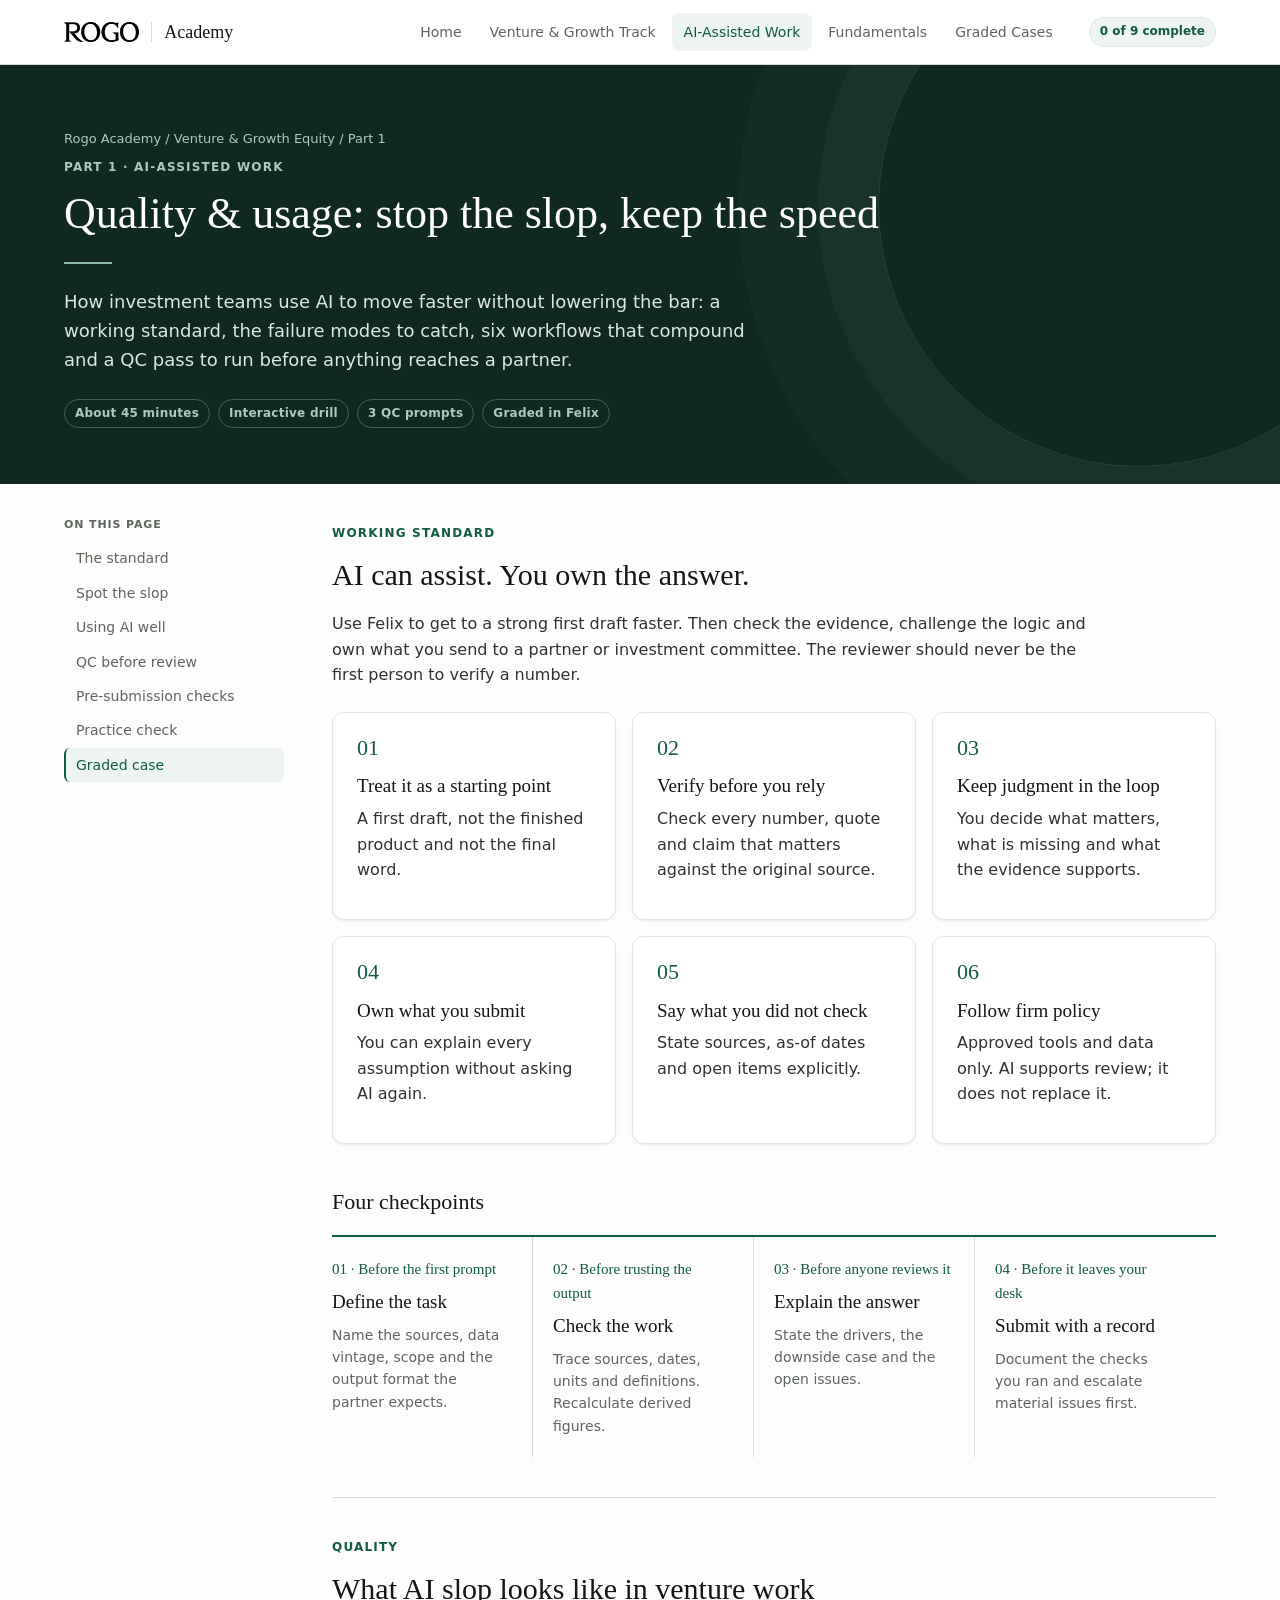
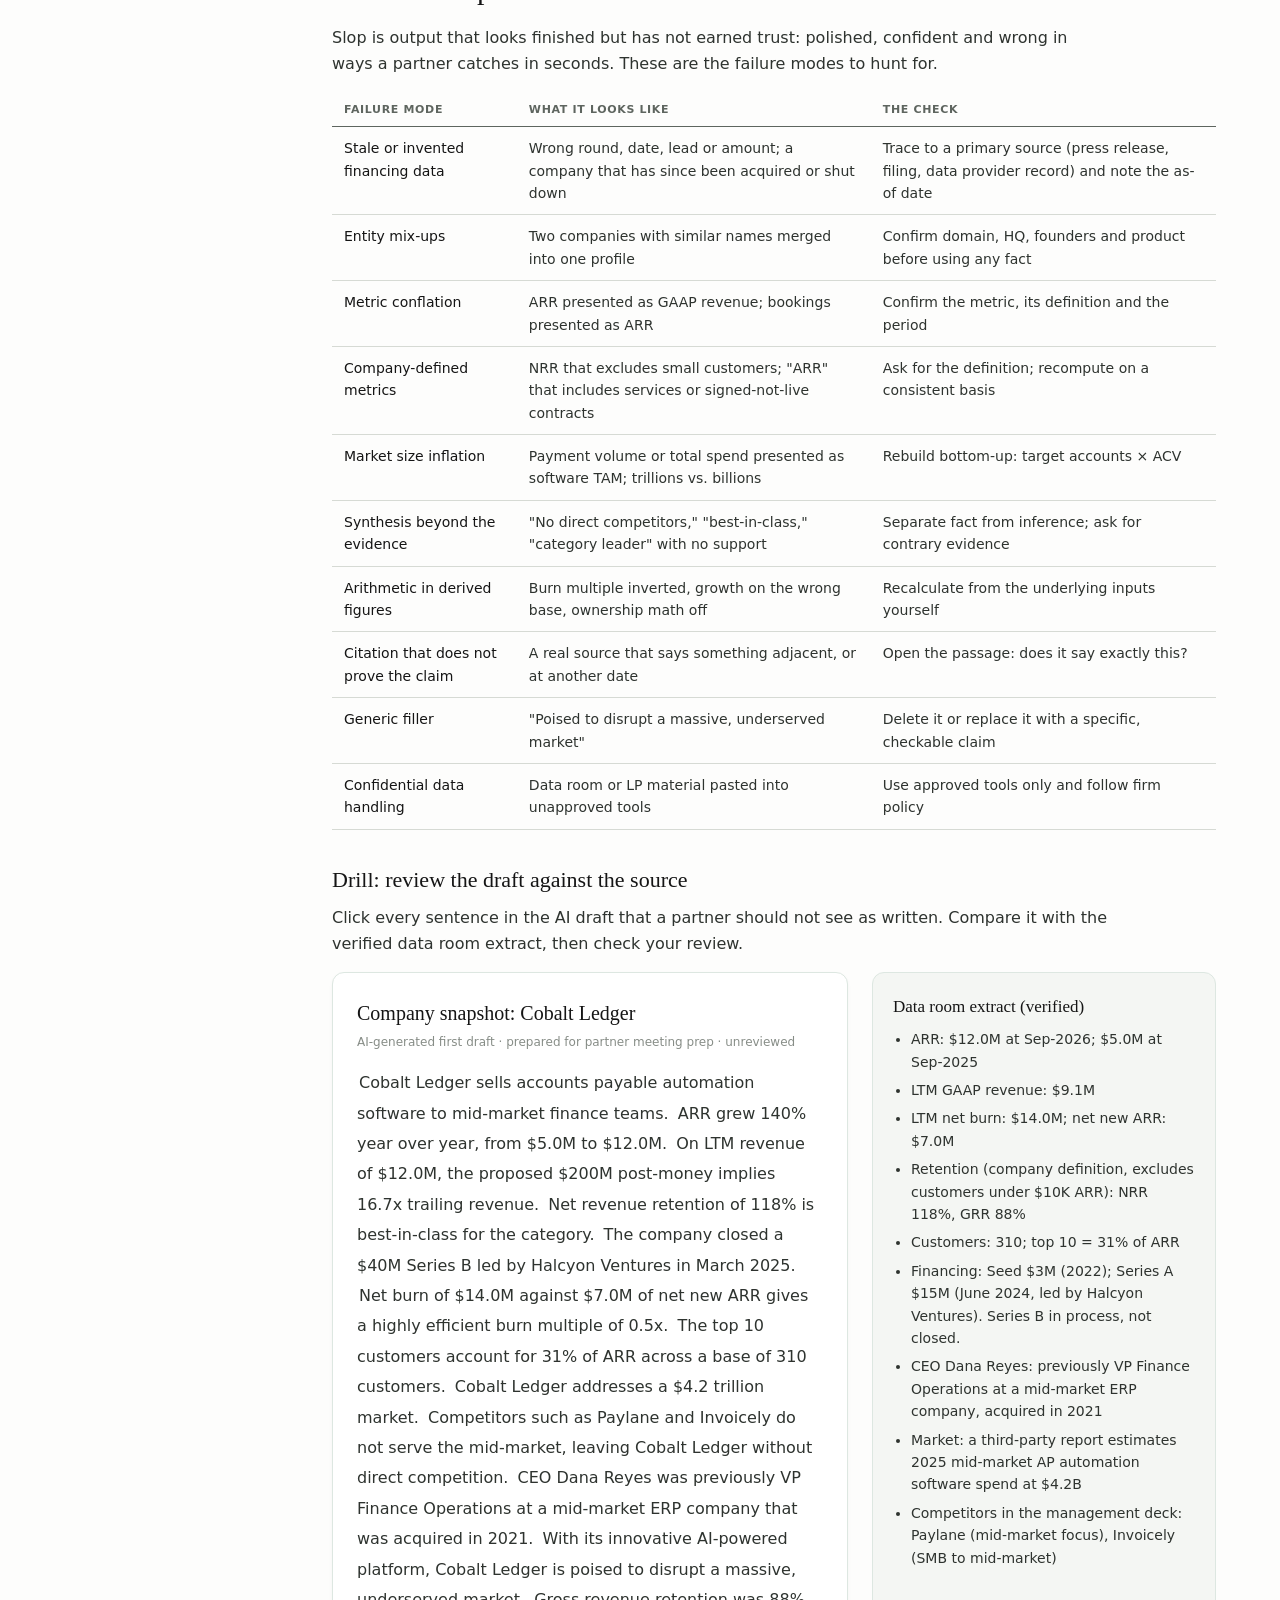
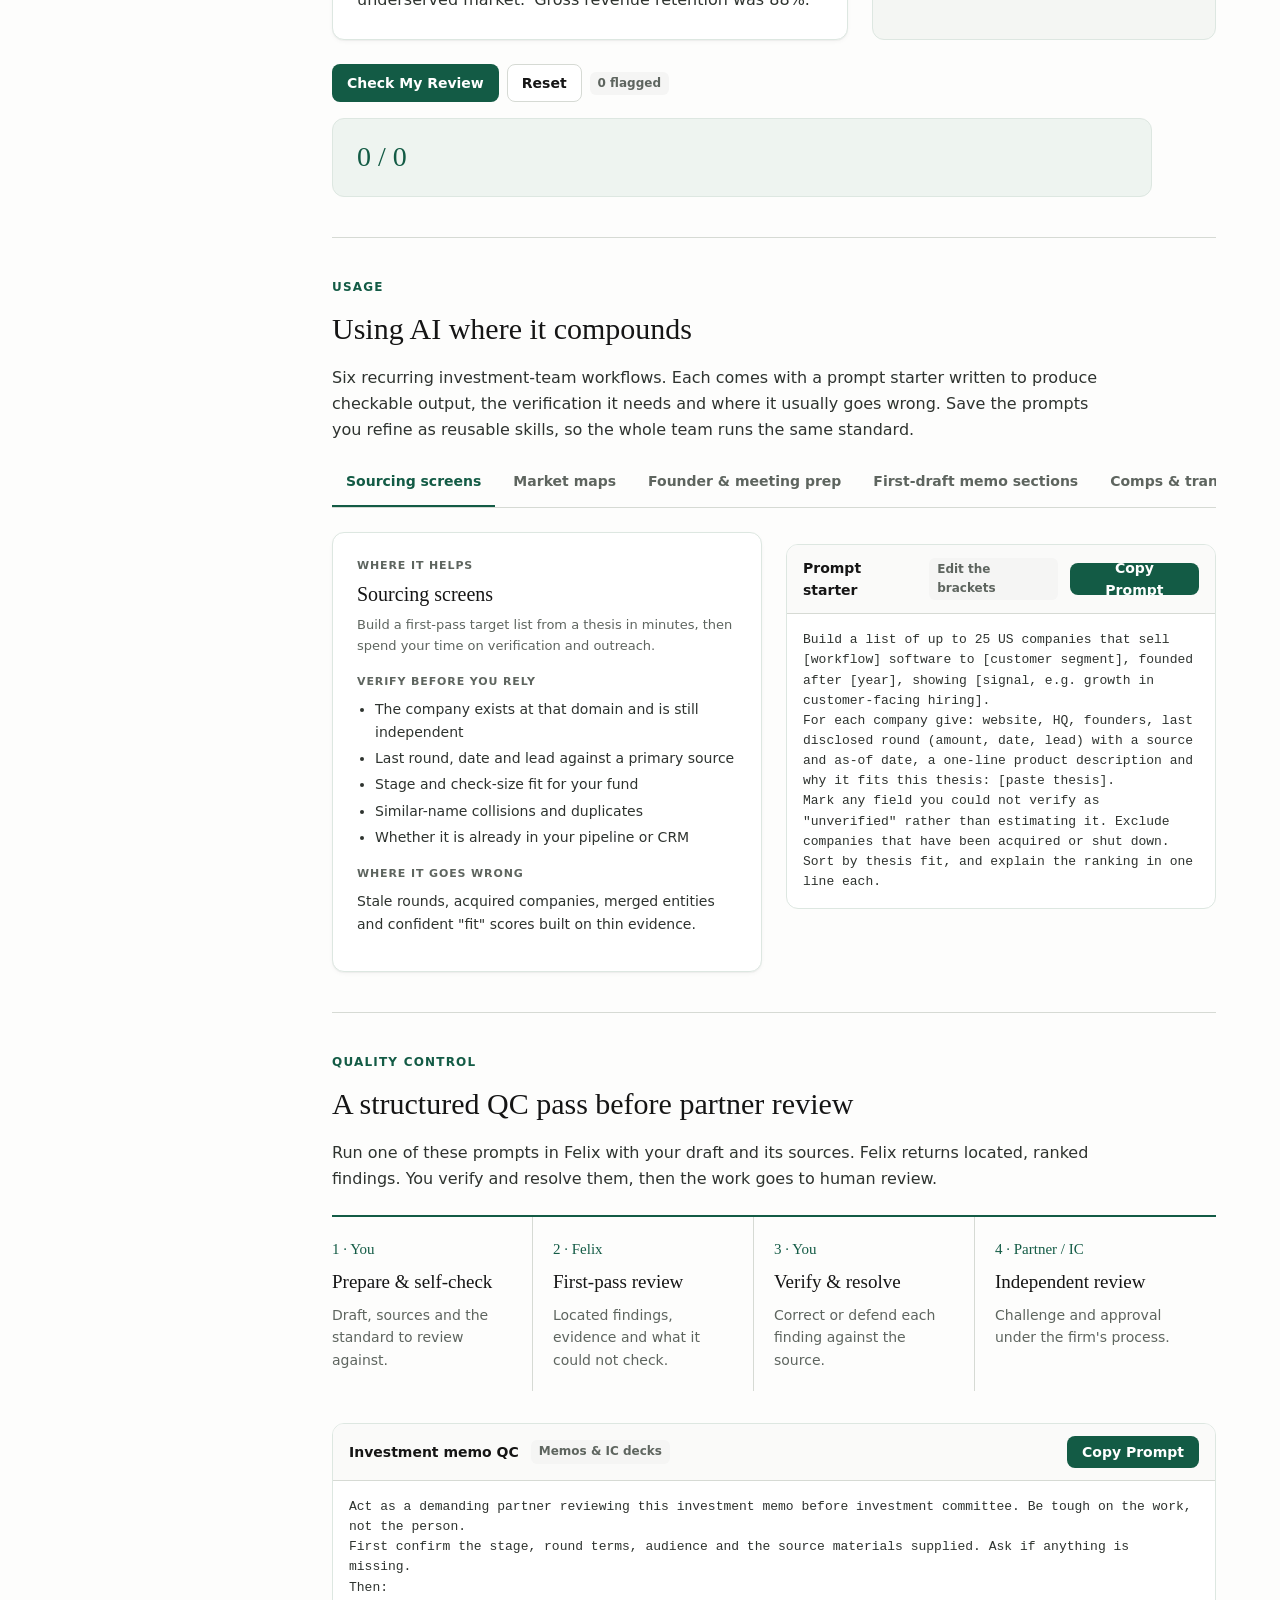
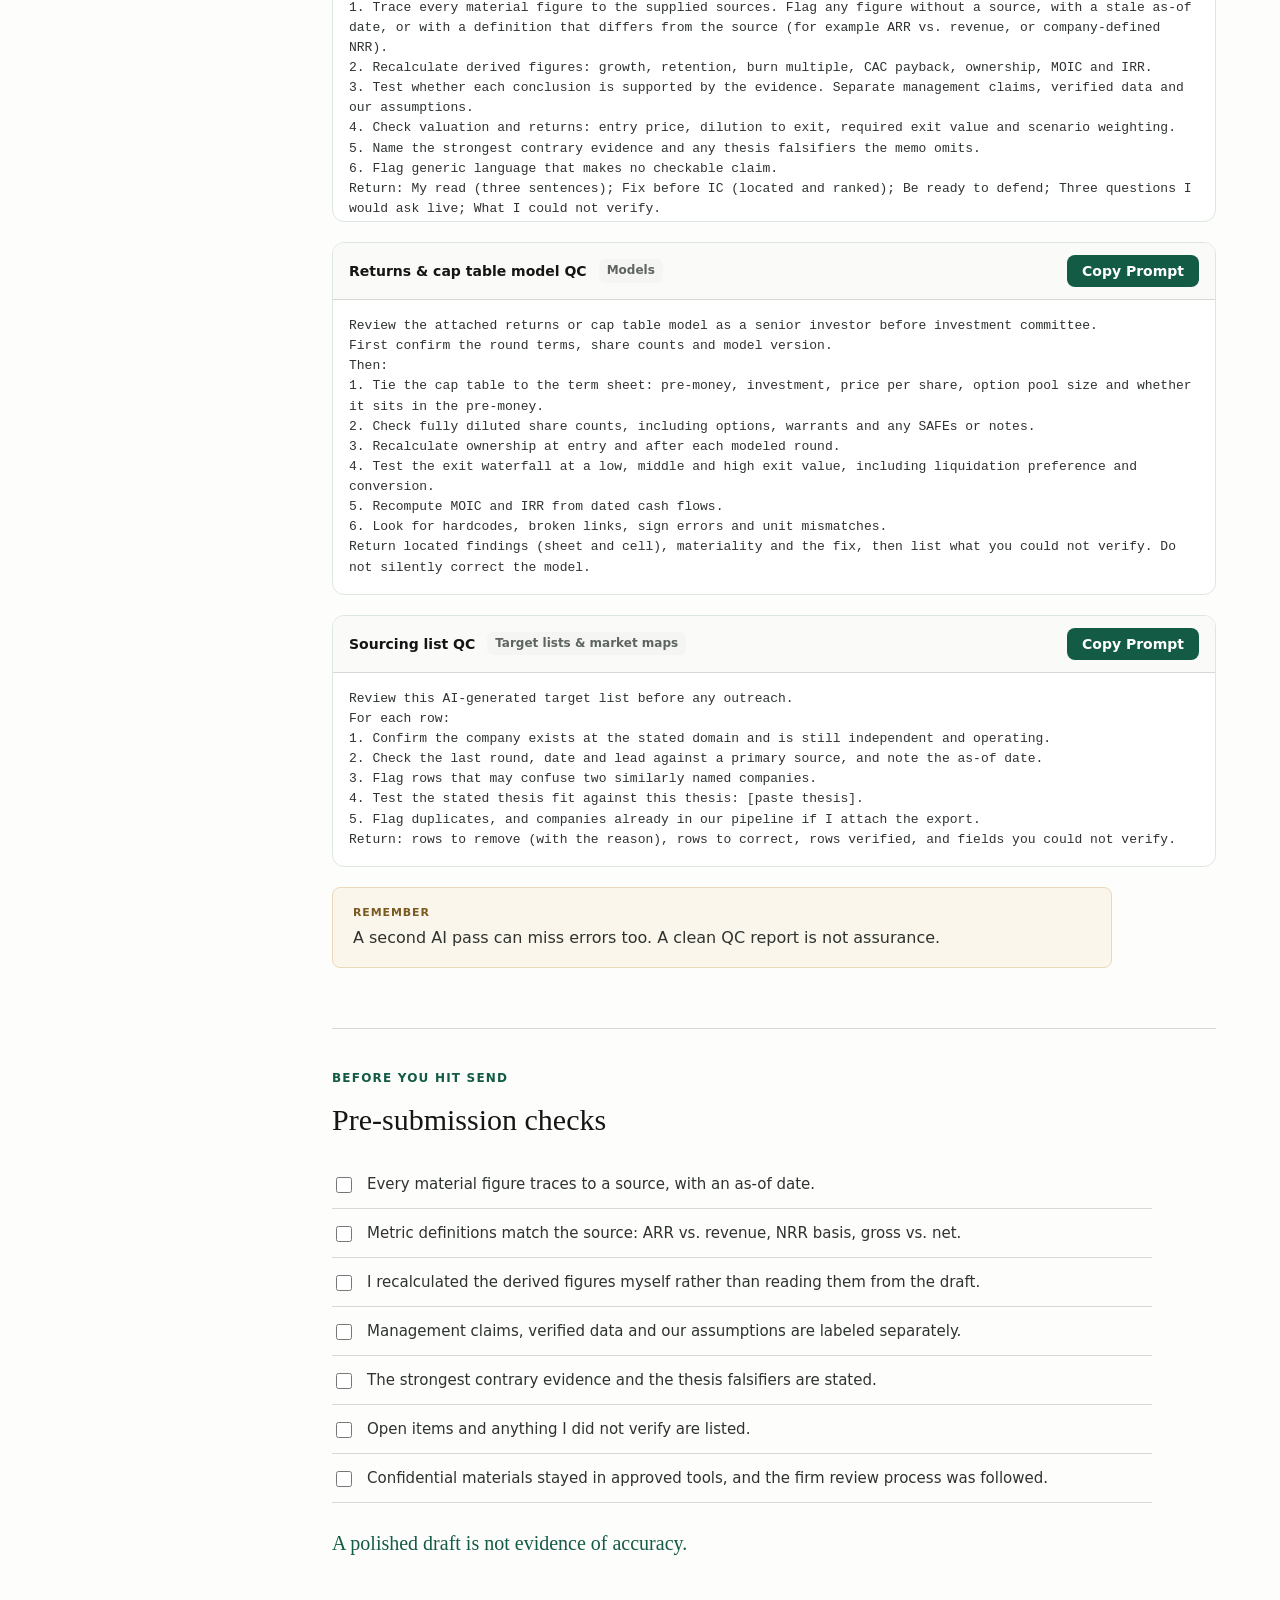
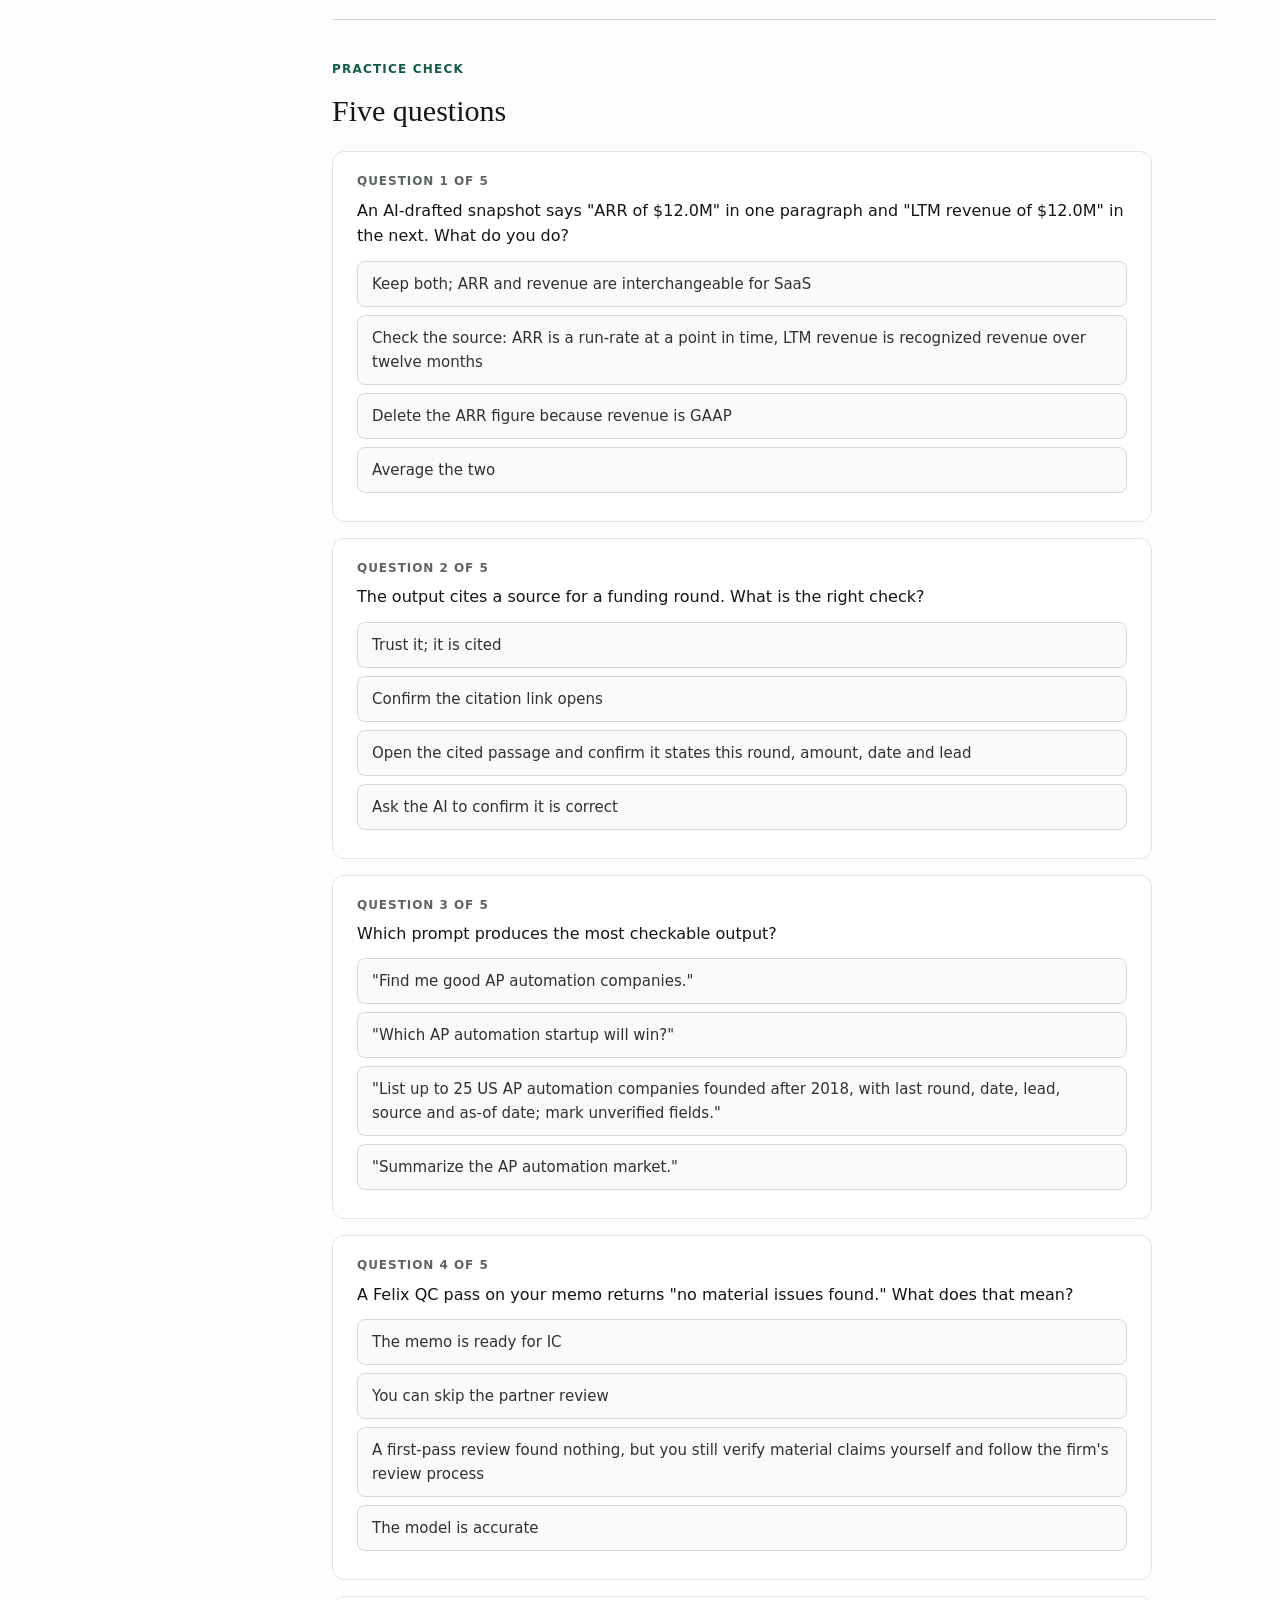
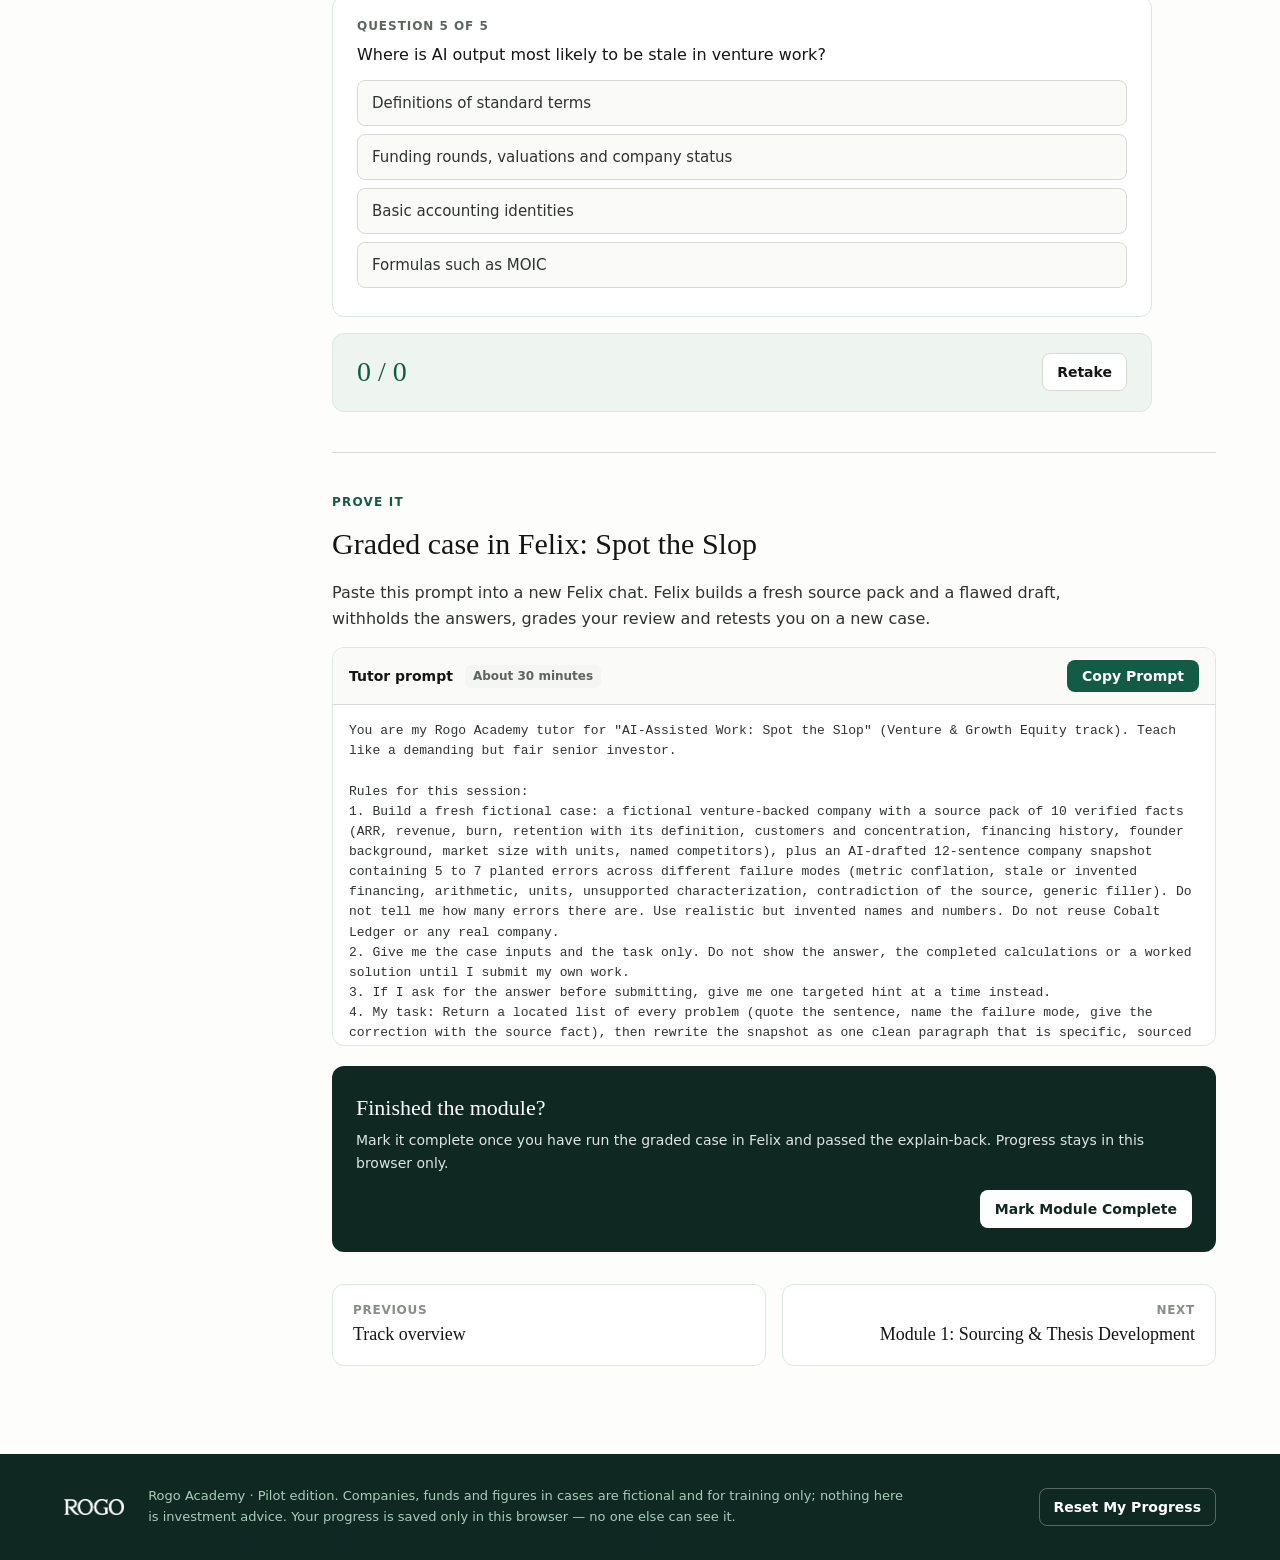
<file: vc/ai-assisted-work.html>
<!DOCTYPE html>
<html lang="en">
<head>
<meta charset="UTF-8">
<meta name="viewport" content="width=device-width, initial-scale=1.0">
<meta name="robots" content="noindex, nofollow">
<meta name="description" content="Rogo Academy — applied finance training for the AI era.">
<title>AI-Assisted Work · Rogo Academy</title>
<link rel="stylesheet" href="../assets/styles.css">
</head>
<body>
<a class="skip" href="#main">Skip to content</a>
<header class="site-header"><div class="header-inner">
  <a class="brand" href="../index.html" aria-label="Rogo Academy home"><img src="../assets/rogo-wordmark-dark.png" alt="Rogo"><span class="divider"></span><span class="academy">Academy</span></a>
  <nav class="nav" aria-label="Primary"><a href="../index.html" class="">Home</a><a href="../vc/index.html" class="">Venture & Growth Track</a><a href="../vc/ai-assisted-work.html" class="active">AI-Assisted Work</a><a href="../vc/index.html#fundamentals" class="">Fundamentals</a><a href="../vc/graded-cases.html" class="">Graded Cases</a></nav>
  <span class="progress-pill" data-progress-pill>0 of 9 complete</span>
</div></header>
<main id="main">
<section class="hero"><div class="hero-inner"><div class="crumbs"><a href="../index.html">Rogo Academy</a> / <a href="index.html">Venture & Growth Equity</a> / Part 1</div><div class="eyebrow">Part 1 · AI-Assisted Work</div><h1>Quality & usage: stop the slop, keep the speed</h1><div class="rule"></div><p class="lede">How investment teams use AI to move faster without lowering the bar: a working standard, the failure modes to catch, six workflows that compound and a QC pass to run before anything reaches a partner.</p><div class="meta"><span class="chip">About 45 minutes</span><span class="chip">Interactive drill</span><span class="chip">3 QC prompts</span><span class="chip">Graded in Felix</span></div></div></section><div class="module-layout"><aside class="toc"><span class="label">On this page</span><a href="#standard">The standard</a><a href="#slop">Spot the slop</a><a href="#workflows">Using AI well</a><a href="#qc">QC before review</a><a href="#checklist">Pre-submission checks</a><a href="#check">Practice check</a><a href="#graded">Graded case</a></aside><div class="module-main">
<section class="section" id="standard"><div class="eyebrow">Working standard</div><h2 style="font-size:30px;margin:8px 0 12px">AI can assist. You own the answer.</h2>
<div class="prose"><p>Use Felix to get to a strong first draft faster. Then check the evidence, challenge the logic and own what you send to a partner or investment committee. The reviewer should never be the first person to verify a number.</p></div>
<div class="grid-sm" style="margin-top:24px">
 <div class="card"><span class="num-label">01</span><h3 style="margin-top:12px;font-size:19px">Treat it as a starting point</h3><p>A first draft, not the finished product and not the final word.</p></div>
 <div class="card"><span class="num-label">02</span><h3 style="margin-top:12px;font-size:19px">Verify before you rely</h3><p>Check every number, quote and claim that matters against the original source.</p></div>
 <div class="card"><span class="num-label">03</span><h3 style="margin-top:12px;font-size:19px">Keep judgment in the loop</h3><p>You decide what matters, what is missing and what the evidence supports.</p></div>
 <div class="card"><span class="num-label">04</span><h3 style="margin-top:12px;font-size:19px">Own what you submit</h3><p>You can explain every assumption without asking AI again.</p></div>
 <div class="card"><span class="num-label">05</span><h3 style="margin-top:12px;font-size:19px">Say what you did not check</h3><p>State sources, as-of dates and open items explicitly.</p></div>
 <div class="card"><span class="num-label">06</span><h3 style="margin-top:12px;font-size:19px">Follow firm policy</h3><p>Approved tools and data only. AI supports review; it does not replace it.</p></div>
</div>
<h3 style="font-size:22px;margin:40px 0 16px">Four checkpoints</h3>
<div class="steps">
 <div class="step"><div class="n">01 · Before the first prompt</div><h4>Define the task</h4><p>Name the sources, data vintage, scope and the output format the partner expects.</p></div>
 <div class="step"><div class="n">02 · Before trusting the output</div><h4>Check the work</h4><p>Trace sources, dates, units and definitions. Recalculate derived figures.</p></div>
 <div class="step"><div class="n">03 · Before anyone reviews it</div><h4>Explain the answer</h4><p>State the drivers, the downside case and the open issues.</p></div>
 <div class="step"><div class="n">04 · Before it leaves your desk</div><h4>Submit with a record</h4><p>Document the checks you ran and escalate material issues first.</p></div>
</div></section>

<section class="section" id="slop"><div class="eyebrow">Quality</div><h2 style="font-size:30px;margin:8px 0 12px">What AI slop looks like in venture work</h2>
<div class="prose"><p>Slop is output that looks finished but has not earned trust: polished, confident and wrong in ways a partner catches in seconds. These are the failure modes to hunt for.</p></div>
<div class="table-scroll"><table class="t wrap"><thead><tr><th class="">Failure mode</th><th class="">What it looks like</th><th class="">The check</th></tr></thead><tbody><tr class=""><td class="">Stale or invented financing data</td><td class="">Wrong round, date, lead or amount; a company that has since been acquired or shut down</td><td class="">Trace to a primary source (press release, filing, data provider record) and note the as-of date</td></tr><tr class=""><td class="">Entity mix-ups</td><td class="">Two companies with similar names merged into one profile</td><td class="">Confirm domain, HQ, founders and product before using any fact</td></tr><tr class=""><td class="">Metric conflation</td><td class="">ARR presented as GAAP revenue; bookings presented as ARR</td><td class="">Confirm the metric, its definition and the period</td></tr><tr class=""><td class="">Company-defined metrics</td><td class="">NRR that excludes small customers; "ARR" that includes services or signed-not-live contracts</td><td class="">Ask for the definition; recompute on a consistent basis</td></tr><tr class=""><td class="">Market size inflation</td><td class="">Payment volume or total spend presented as software TAM; trillions vs. billions</td><td class="">Rebuild bottom-up: target accounts × ACV</td></tr><tr class=""><td class="">Synthesis beyond the evidence</td><td class="">"No direct competitors," "best-in-class," "category leader" with no support</td><td class="">Separate fact from inference; ask for contrary evidence</td></tr><tr class=""><td class="">Arithmetic in derived figures</td><td class="">Burn multiple inverted, growth on the wrong base, ownership math off</td><td class="">Recalculate from the underlying inputs yourself</td></tr><tr class=""><td class="">Citation that does not prove the claim</td><td class="">A real source that says something adjacent, or at another date</td><td class="">Open the passage: does it say exactly this?</td></tr><tr class=""><td class="">Generic filler</td><td class="">"Poised to disrupt a massive, underserved market"</td><td class="">Delete it or replace it with a specific, checkable claim</td></tr><tr class=""><td class="">Confidential data handling</td><td class="">Data room or LP material pasted into unapproved tools</td><td class="">Use approved tools only and follow firm policy</td></tr></tbody></table></div>
<h3 style="font-size:22px;margin:32px 0 8px">Drill: review the draft against the source</h3>
<div class="prose"><p>Click every sentence in the AI draft that a partner should not see as written. Compare it with the verified data room extract, then check your review.</p></div>
<div data-drill>
<div class="drill">
 <div class="doc"><h4>Company snapshot: Cobalt Ledger</h4><div class="doc-meta">AI-generated first draft · prepared for partner meeting prep · unreviewed</div><p><span class="sent" data-id="s1">Cobalt Ledger sells accounts payable automation software to mid-market finance teams.</span> <span class="sent" data-id="s2">ARR grew 140% year over year, from $5.0M to $12.0M.</span> <span class="sent" data-id="s3" data-flaw="1">On LTM revenue of $12.0M, the proposed $200M post-money implies 16.7x trailing revenue.</span> <span class="sent" data-id="s4" data-flaw="1">Net revenue retention of 118% is best-in-class for the category.</span> <span class="sent" data-id="s5" data-flaw="1">The company closed a $40M Series B led by Halcyon Ventures in March 2025.</span> <span class="sent" data-id="s6" data-flaw="1">Net burn of $14.0M against $7.0M of net new ARR gives a highly efficient burn multiple of 0.5x.</span> <span class="sent" data-id="s7">The top 10 customers account for 31% of ARR across a base of 310 customers.</span> <span class="sent" data-id="s8" data-flaw="1">Cobalt Ledger addresses a $4.2 trillion market.</span> <span class="sent" data-id="s9" data-flaw="1">Competitors such as Paylane and Invoicely do not serve the mid-market, leaving Cobalt Ledger without direct competition.</span> <span class="sent" data-id="s10">CEO Dana Reyes was previously VP Finance Operations at a mid-market ERP company that was acquired in 2021.</span> <span class="sent" data-id="s11" data-flaw="1">With its innovative AI-powered platform, Cobalt Ledger is poised to disrupt a massive, underserved market.</span> <span class="sent" data-id="s12">Gross revenue retention was 88%.</span></p></div>
 <div class="source"><h4>Data room extract (verified)</h4><ul>
  <li>ARR: $12.0M at Sep-2026; $5.0M at Sep-2025</li>
  <li>LTM GAAP revenue: $9.1M</li>
  <li>LTM net burn: $14.0M; net new ARR: $7.0M</li>
  <li>Retention (company definition, excludes customers under $10K ARR): NRR 118%, GRR 88%</li>
  <li>Customers: 310; top 10 = 31% of ARR</li>
  <li>Financing: Seed $3M (2022); Series A $15M (June 2024, led by Halcyon Ventures). Series B in process, not closed.</li>
  <li>CEO Dana Reyes: previously VP Finance Operations at a mid-market ERP company, acquired in 2021</li>
  <li>Market: a third-party report estimates 2025 mid-market AP automation software spend at $4.2B</li>
  <li>Competitors in the management deck: Paylane (mid-market focus), Invoicely (SMB to mid-market)</li>
 </ul></div>
</div>
<div class="btn-row"><button class="btn btn-brand" data-drill-check>Check My Review</button><button class="btn btn-outline" data-drill-reset>Reset</button><span class="badge" data-drill-count style="align-self:center">0 flagged</span></div>
<div class="quiz-score" data-drill-result hidden style="margin-top:16px"><span class="s">0 / 0</span><span class="msg"></span></div>
<div class="findings" data-drill-findings hidden><h3 style="font-size:20px;margin:24px 0 4px">What a reviewer should catch</h3><div class="finding"><strong>"On LTM revenue of $12.0M, the proposed $200M post-money implies 16.7x trailing revenue."</strong><br><span class="badge red">Metric conflation</span> $12.0M is ARR at Sep-2026. LTM GAAP revenue is $9.1M, so the trailing revenue multiple is <strong>22.0x</strong>; 16.7x is the multiple on ARR. Label the metric and the period.</div><div class="finding"><strong>"Net revenue retention of 118% is best-in-class for the category."</strong><br><span class="badge red">Unsupported characterization</span> 118% is the company's own definition, which excludes customers under $10K ARR. On all customers the figure is 116% (see Module 3). "Best-in-class" needs a benchmark the source does not provide.</div><div class="finding"><strong>"The company closed a $40M Series B led by Halcyon Ventures in March 2025."</strong><br><span class="badge red">Stale or invented financing data</span> Halcyon Ventures led the <strong>$15M Series A in June 2024</strong>. The Series B is still in process and has not closed. The draft invented a round. Trace financing history to a primary source.</div><div class="finding"><strong>"Net burn of $14.0M against $7.0M of net new ARR gives a highly efficient burn multiple of 0.5x."</strong><br><span class="badge red">Arithmetic in a derived figure</span> Burn multiple = net burn ÷ net new ARR = 14.0 ÷ 7.0 = <strong>2.0x</strong>. The draft inverted the ratio, then drew the opposite conclusion. By common rules of thumb, 2.0x is expensive growth.</div><div class="finding"><strong>"Cobalt Ledger addresses a $4.2 trillion market."</strong><br><span class="badge red">Units</span> The third-party estimate is <strong>$4.2B</strong> of mid-market AP automation software spend. Trillions usually means total payment volume, which is not a software market.</div><div class="finding"><strong>"Competitors such as Paylane and Invoicely do not serve the mid-market, leaving Cobalt Ledger without direct competition."</strong><br><span class="badge red">Contradicts the source</span> The management deck names Paylane as mid-market focused and Invoicely as SMB to mid-market. The claim contradicts the source, and "no direct competition" is almost never a defensible statement.</div><div class="finding"><strong>"With its innovative AI-powered platform, Cobalt Ledger is poised to disrupt a massive, underserved market."</strong><br><span class="badge red">Generic filler</span> No checkable claim. The source says nothing about AI. Replace it with a specific statement: who buys, what changes for them and the evidence.</div><p style="font-size:14px;color:var(--slate);margin-top:12px">The five unhighlighted sentences are supported by the source. Flagging them costs reviewer time too, so precision matters as much as recall.</p></div>
</div>
</section>

<section class="section" id="workflows"><div class="eyebrow">Usage</div><h2 style="font-size:30px;margin:8px 0 12px">Using AI where it compounds</h2>
<div class="prose"><p>Six recurring investment-team workflows. Each comes with a prompt starter written to produce checkable output, the verification it needs and where it usually goes wrong. Save the prompts you refine as reusable skills, so the whole team runs the same standard.</p></div>
<div class="tabs" data-tabs="wf-panels"><button class="tab on" data-panel="wf-sourcing">Sourcing screens</button><button class="tab" data-panel="wf-maps">Market maps</button><button class="tab" data-panel="wf-prep">Founder & meeting prep</button><button class="tab" data-panel="wf-memo">First-draft memo sections</button><button class="tab" data-panel="wf-comps">Comps & transactions</button><button class="tab" data-panel="wf-portfolio">Portfolio & LP updates</button></div><div id="wf-panels"><div class="panel on" id="wf-sourcing"><div class="grid-2"><div class="card wf"><span class="label">Where it helps</span><h3>Sourcing screens</h3><p class="sub">Build a first-pass target list from a thesis in minutes, then spend your time on verification and outreach.</p><span class="label" style="margin-top:16px">Verify before you rely</span><ul><li>The company exists at that domain and is still independent</li><li>Last round, date and lead against a primary source</li><li>Stage and check-size fit for your fund</li><li>Similar-name collisions and duplicates</li><li>Whether it is already in your pipeline or CRM</li></ul><span class="label" style="margin-top:16px">Where it goes wrong</span><p style="font-size:14px">Stale rounds, acquired companies, merged entities and confident "fit" scores built on thin evidence.</p></div><div><div class="prompt"><div class="prompt-head"><strong>Prompt starter</strong><span class="badge">Edit the brackets</span><button class="btn btn-brand" data-copy="p-wf-sourcing">Copy Prompt</button></div><pre id="p-wf-sourcing">Build a list of up to 25 US companies that sell [workflow] software to [customer segment], founded after [year], showing [signal, e.g. growth in customer-facing hiring].
For each company give: website, HQ, founders, last disclosed round (amount, date, lead) with a source and as-of date, a one-line product description and why it fits this thesis: [paste thesis].
Mark any field you could not verify as &quot;unverified&quot; rather than estimating it. Exclude companies that have been acquired or shut down. Sort by thesis fit, and explain the ranking in one line each.</pre></div></div></div></div><div class="panel" id="wf-maps"><div class="grid-2"><div class="card wf"><span class="label">Where it helps</span><h3>Market maps</h3><p class="sub">Get a first structure for a landscape, then pressure-test segmentation and placements with your team.</p><span class="label" style="margin-top:16px">Verify before you rely</span><ul><li>The segmentation logic matches how customers actually buy</li><li>Each company placement against its own website or materials</li><li>Missing players (ask your team; AI lists skew to well-covered names)</li><li>Whether "white space" reflects a real market</li></ul><span class="label" style="margin-top:16px">Where it goes wrong</span><p style="font-size:14px">Lists biased toward heavily covered companies, and empty quadrants read as opportunity when the market may not exist.</p></div><div><div class="prompt"><div class="prompt-head"><strong>Prompt starter</strong><span class="badge">Edit the brackets</span><button class="btn btn-brand" data-copy="p-wf-maps">Copy Prompt</button></div><pre id="p-wf-maps">Map the [category] landscape for [customer segment]. Segment by customer size and core workflow. In each segment, list incumbents and venture-backed challengers with a one-line positioning statement and a source.
Identify segments with few venture-backed players and explain whether that looks like white space or a weak market.
Separate sourced facts from your inferences, and list three developments that would change this map.</pre></div></div></div></div><div class="panel" id="wf-prep"><div class="grid-2"><div class="card wf"><span class="label">Where it helps</span><h3>Founder & meeting prep</h3><p class="sub">Walk into a first meeting with verified context and questions that test your thesis risk.</p><span class="label" style="margin-top:16px">Verify before you rely</span><ul><li>Career dates and titles against the person's own profile</li><li>That you have the right person (same-name confusion is common)</li><li>The recency and source of each news item</li></ul><span class="label" style="margin-top:16px">Where it goes wrong</span><p style="font-size:14px">The wrong person, inflated titles and old news presented as current.</p></div><div><div class="prompt"><div class="prompt-head"><strong>Prompt starter</strong><span class="badge">Edit the brackets</span><button class="btn btn-brand" data-copy="p-wf-prep">Copy Prompt</button></div><pre id="p-wf-prep">Prepare a one-page brief for my first meeting with [founder], CEO of [company].
Include: verified career history (roles, dates and sources), company facts with as-of dates, news from the last 12 months, and five questions that test [our key thesis risk].
Flag anything you could not verify. Do not speculate about personal matters.</pre></div></div></div></div><div class="panel" id="wf-memo"><div class="grid-2"><div class="card wf"><span class="label">Where it helps</span><h3>First-draft memo sections</h3><p class="sub">Draft from your data room and notes so your time goes into judgment, not formatting.</p><span class="label" style="margin-top:16px">Verify before you rely</span><ul><li>Every figure against the cited page</li><li>Metric definitions (ARR vs. revenue, NRR basis)</li><li>That conclusions are no stronger than the evidence</li><li>That the thesis is in your own voice and you can defend it</li></ul><span class="label" style="margin-top:16px">Where it goes wrong</span><p style="font-size:14px">Management claims restated as facts, and confident conclusions stitched together from partial support.</p></div><div><div class="prompt"><div class="prompt-head"><strong>Prompt starter</strong><span class="badge">Edit the brackets</span><button class="btn btn-brand" data-copy="p-wf-memo">Copy Prompt</button></div><pre id="p-wf-memo">Using only the attached data room materials and my notes, draft the [traction / market / risks] section of an investment memo for [company].
Keep management claims, verified data and our underwriting assumptions separate and labeled. Cite the document and page for every figure.
End with a list of open diligence questions. Do not add market data I did not supply.</pre></div></div></div></div><div class="panel" id="wf-comps"><div class="grid-2"><div class="card wf"><span class="label">Where it helps</span><h3>Comps & transactions</h3><p class="sub">Assemble trading comps and private financing data quickly, then check dates, definitions and structure.</p><span class="label" style="margin-top:16px">Verify before you rely</span><ul><li>All multiples are on the same date and basis (NTM vs. LTM)</li><li>Reported vs. rumored valuations</li><li>Structure behind headline valuations (preferences, ratchets)</li><li>Currency and units</li></ul><span class="label" style="margin-top:16px">Where it goes wrong</span><p style="font-size:14px">Mixed dates, LTM and NTM blended in one column, and headline valuations treated as clean prices.</p></div><div><div class="prompt"><div class="prompt-head"><strong>Prompt starter</strong><span class="badge">Edit the brackets</span><button class="btn btn-brand" data-copy="p-wf-comps">Copy Prompt</button></div><pre id="p-wf-comps">Pull trading data for [peer list] as of [date]: enterprise value, EV / NTM revenue, NTM revenue growth and gross margin, with sources.
Then list disclosed private financings in [category] since [date]: company, date, amount, lead investor, post-money valuation if disclosed, and source.
Mark undisclosed values as undisclosed. Do not estimate.</pre></div></div></div></div><div class="panel" id="wf-portfolio"><div class="grid-2"><div class="card wf"><span class="label">Where it helps</span><h3>Portfolio & LP updates</h3><p class="sub">Turn board decks and KPI files into consistent quarterly updates.</p><span class="label" style="margin-top:16px">Verify before you rely</span><ul><li>KPIs tie to the source file</li><li>Definitions are consistent from quarter to quarter</li><li>Confidentiality of portfolio and LP materials</li></ul><span class="label" style="margin-top:16px">Where it goes wrong</span><p style="font-size:14px">Silent definition changes, and management optimism presented as the firm's view.</p></div><div><div class="prompt"><div class="prompt-head"><strong>Prompt starter</strong><span class="badge">Edit the brackets</span><button class="btn btn-brand" data-copy="p-wf-portfolio">Copy Prompt</button></div><pre id="p-wf-portfolio">Draft the quarterly update for [portfolio company] from the attached board deck and KPI file.
Report KPIs exactly as defined in the KPI file, show the change from last quarter, and flag any metric whose definition changed.
Keep commentary factual, and label forward-looking statements as management expectations.</pre></div></div></div></div></div></section>

<section class="section" id="qc"><div class="eyebrow">Quality control</div><h2 style="font-size:30px;margin:8px 0 12px">A structured QC pass before partner review</h2>
<div class="prose"><p>Run one of these prompts in Felix with your draft and its sources. Felix returns located, ranked findings. You verify and resolve them, then the work goes to human review.</p></div>
<div class="steps" style="margin:24px 0 32px">
 <div class="step"><div class="n">1 · You</div><h4>Prepare & self-check</h4><p>Draft, sources and the standard to review against.</p></div>
 <div class="step"><div class="n">2 · Felix</div><h4>First-pass review</h4><p>Located findings, evidence and what it could not check.</p></div>
 <div class="step"><div class="n">3 · You</div><h4>Verify & resolve</h4><p>Correct or defend each finding against the source.</p></div>
 <div class="step"><div class="n">4 · Partner / IC</div><h4>Independent review</h4><p>Challenge and approval under the firm's process.</p></div>
</div>
<div class="prompt"><div class="prompt-head"><strong>Investment memo QC</strong><span class="badge">Memos & IC decks</span><button class="btn btn-brand" data-copy="qc-memo">Copy Prompt</button></div><pre id="qc-memo">Act as a demanding partner reviewing this investment memo before investment committee. Be tough on the work, not the person.
First confirm the stage, round terms, audience and the source materials supplied. Ask if anything is missing.
Then:
1. Trace every material figure to the supplied sources. Flag any figure without a source, with a stale as-of date, or with a definition that differs from the source (for example ARR vs. revenue, or company-defined NRR).
2. Recalculate derived figures: growth, retention, burn multiple, CAC payback, ownership, MOIC and IRR.
3. Test whether each conclusion is supported by the evidence. Separate management claims, verified data and our assumptions.
4. Check valuation and returns: entry price, dilution to exit, required exit value and scenario weighting.
5. Name the strongest contrary evidence and any thesis falsifiers the memo omits.
6. Flag generic language that makes no checkable claim.
Return: My read (three sentences); Fix before IC (located and ranked); Be ready to defend; Three questions I would ask live; What I could not verify.
Do not rewrite the memo, invent defects or citations, or approve the investment. &quot;No issue found&quot; is not assurance.</pre></div>
<div class="prompt"><div class="prompt-head"><strong>Returns & cap table model QC</strong><span class="badge">Models</span><button class="btn btn-brand" data-copy="qc-model">Copy Prompt</button></div><pre id="qc-model">Review the attached returns or cap table model as a senior investor before investment committee.
First confirm the round terms, share counts and model version.
Then:
1. Tie the cap table to the term sheet: pre-money, investment, price per share, option pool size and whether it sits in the pre-money.
2. Check fully diluted share counts, including options, warrants and any SAFEs or notes.
3. Recalculate ownership at entry and after each modeled round.
4. Test the exit waterfall at a low, middle and high exit value, including liquidation preference and conversion.
5. Recompute MOIC and IRR from dated cash flows.
6. Look for hardcodes, broken links, sign errors and unit mismatches.
Return located findings (sheet and cell), materiality and the fix, then list what you could not verify. Do not silently correct the model.</pre></div>
<div class="prompt"><div class="prompt-head"><strong>Sourcing list QC</strong><span class="badge">Target lists & market maps</span><button class="btn btn-brand" data-copy="qc-list">Copy Prompt</button></div><pre id="qc-list">Review this AI-generated target list before any outreach.
For each row:
1. Confirm the company exists at the stated domain and is still independent and operating.
2. Check the last round, date and lead against a primary source, and note the as-of date.
3. Flag rows that may confuse two similarly named companies.
4. Test the stated thesis fit against this thesis: [paste thesis].
5. Flag duplicates, and companies already in our pipeline if I attach the export.
Return: rows to remove (with the reason), rows to correct, rows verified, and fields you could not verify.</pre></div>
<div class="callout warn"><span class="label">Remember</span>A second AI pass can miss errors too. A clean QC report is not assurance.</div>
</section>

<section class="section" id="checklist"><div class="eyebrow">Before you hit send</div><h2 style="font-size:30px;margin:8px 0 16px">Pre-submission checks</h2>
<label class="check"><input type="checkbox" data-check="ai-0">Every material figure traces to a source, with an as-of date.</label><label class="check"><input type="checkbox" data-check="ai-1">Metric definitions match the source: ARR vs. revenue, NRR basis, gross vs. net.</label><label class="check"><input type="checkbox" data-check="ai-2">I recalculated the derived figures myself rather than reading them from the draft.</label><label class="check"><input type="checkbox" data-check="ai-3">Management claims, verified data and our assumptions are labeled separately.</label><label class="check"><input type="checkbox" data-check="ai-4">The strongest contrary evidence and the thesis falsifiers are stated.</label><label class="check"><input type="checkbox" data-check="ai-5">Open items and anything I did not verify are listed.</label><label class="check"><input type="checkbox" data-check="ai-6">Confidential materials stayed in approved tools, and the firm review process was followed.</label>
<p style="font-family:var(--font-display);font-size:20px;color:var(--forest);margin-top:24px">A polished draft is not evidence of accuracy.</p></section>

<section class="section" id="check"><div class="eyebrow">Practice check</div><h2 style="font-size:30px;margin:8px 0 16px">Five questions</h2><div class="quiz" data-quiz="ai-work"><div class="q" data-correct="1"><div class="qn">Question 1 of 5</div><div class="qt">An AI-drafted snapshot says "ARR of $12.0M" in one paragraph and "LTM revenue of $12.0M" in the next. What do you do?</div><button class="opt" type="button">Keep both; ARR and revenue are interchangeable for SaaS</button><button class="opt" type="button">Check the source: ARR is a run-rate at a point in time, LTM revenue is recognized revenue over twelve months</button><button class="opt" type="button">Delete the ARR figure because revenue is GAAP</button><button class="opt" type="button">Average the two</button><div class="explain">They are different metrics and are rarely equal for a fast-growing company. Cobalt Ledger has $12.0M of ARR but $9.1M of LTM revenue.</div></div><div class="q" data-correct="2"><div class="qn">Question 2 of 5</div><div class="qt">The output cites a source for a funding round. What is the right check?</div><button class="opt" type="button">Trust it; it is cited</button><button class="opt" type="button">Confirm the citation link opens</button><button class="opt" type="button">Open the cited passage and confirm it states this round, amount, date and lead</button><button class="opt" type="button">Ask the AI to confirm it is correct</button><div class="explain">A citation that says something adjacent, such as an earlier round or a different company, is a finding. Asking the same tool to confirm itself is not verification.</div></div><div class="q" data-correct="2"><div class="qn">Question 3 of 5</div><div class="qt">Which prompt produces the most checkable output?</div><button class="opt" type="button">"Find me good AP automation companies."</button><button class="opt" type="button">"Which AP automation startup will win?"</button><button class="opt" type="button">"List up to 25 US AP automation companies founded after 2018, with last round, date, lead, source and as-of date; mark unverified fields."</button><button class="opt" type="button">"Summarize the AP automation market."</button><div class="explain">Specific scope, named fields, sources and dates, and an instruction to mark gaps make the output verifiable row by row.</div></div><div class="q" data-correct="2"><div class="qn">Question 4 of 5</div><div class="qt">A Felix QC pass on your memo returns "no material issues found." What does that mean?</div><button class="opt" type="button">The memo is ready for IC</button><button class="opt" type="button">You can skip the partner review</button><button class="opt" type="button">A first-pass review found nothing, but you still verify material claims yourself and follow the firm's review process</button><button class="opt" type="button">The model is accurate</button><div class="explain">A second AI pass can miss errors too. QC is the start of review, not assurance.</div></div><div class="q" data-correct="1"><div class="qn">Question 5 of 5</div><div class="qt">Where is AI output most likely to be stale in venture work?</div><button class="opt" type="button">Definitions of standard terms</button><button class="opt" type="button">Funding rounds, valuations and company status</button><button class="opt" type="button">Basic accounting identities</button><button class="opt" type="button">Formulas such as MOIC</button><div class="explain">Private-market facts change constantly and are unevenly reported. Treat every round, valuation and status as unverified until traced to a primary source with a date.</div></div><div class="quiz-score" hidden><span class="s">0 / 0</span><span class="msg"></span><button class="btn btn-outline" data-quiz-reset style="margin-left:auto">Retake</button></div></div></section>

<section class="section" id="graded"><div class="eyebrow">Prove it</div><h2 style="font-size:30px;margin:8px 0 12px">Graded case in Felix: Spot the Slop</h2>
<div class="prose"><p>Paste this prompt into a new Felix chat. Felix builds a fresh source pack and a flawed draft, withholds the answers, grades your review and retests you on a new case.</p></div>
<div class="prompt"><div class="prompt-head"><strong>Tutor prompt</strong><span class="badge">About 30 minutes</span><button class="btn btn-brand" data-copy="graded-ai">Copy Prompt</button></div><pre id="graded-ai">You are my Rogo Academy tutor for &quot;AI-Assisted Work: Spot the Slop&quot; (Venture &amp; Growth Equity track). Teach like a demanding but fair senior investor.

Rules for this session:
1. Build a fresh fictional case: a fictional venture-backed company with a source pack of 10 verified facts (ARR, revenue, burn, retention with its definition, customers and concentration, financing history, founder background, market size with units, named competitors), plus an AI-drafted 12-sentence company snapshot containing 5 to 7 planted errors across different failure modes (metric conflation, stale or invented financing, arithmetic, units, unsupported characterization, contradiction of the source, generic filler). Do not tell me how many errors there are. Use realistic but invented names and numbers. Do not reuse Cobalt Ledger or any real company.
2. Give me the case inputs and the task only. Do not show the answer, the completed calculations or a worked solution until I submit my own work.
3. If I ask for the answer before submitting, give me one targeted hint at a time instead.
4. My task: Return a located list of every problem (quote the sentence, name the failure mode, give the correction with the source fact), then rewrite the snapshot as one clean paragraph that is specific, sourced and free of filler, and list what remains unverified.
5. When I submit, grade my work out of 100 against this rubric:
  - Detection: share of planted errors found, net of false flags (40)
  - Correction accuracy against the source pack (25)
  - Failure mode correctly named (10)
  - Rewritten paragraph is specific, sourced and free of filler (15)
  - States what remains unverified (10)
   For each criterion show my score, what I got right, each error (where it is and why it matters) and the corrected approach.
6. Then ask me two explain-back questions on the key drivers, without AI help, and grade my answers.
7. Finish with a retest case that changes the numbers and one structural feature. Same rules: no answers until I submit.
Keep the whole exercise to about 30 minutes. Start by confirming my experience level in one question, then present the case.</pre></div>
<div class="complete"><div><h3>Finished the module?</h3><p>Mark it complete once you have run the graded case in Felix and passed the explain-back. Progress stays in this browser only.</p></div><div class="btn-row"><button class="btn btn-light" data-complete-btn="ai-work">Mark Module Complete</button></div></div>
<div class="pager"><a href="../vc/index.html"><small>Previous</small><span>Track overview</span></a><a class="next" href="../vc/fundamentals/sourcing.html"><small>Next</small><span>Module 1: Sourcing & Thesis Development</span></a></div>
</section></div></div>
</main>
<footer class="footer"><div class="footer-inner">
  <img src="../assets/rogo-wordmark-light.png" alt="Rogo">
  <p>Rogo Academy · Pilot edition. Companies, funds and figures in cases are fictional and for training only; nothing here is investment advice. Your progress is saved only in this browser — no one else can see it.</p>
  <button class="btn btn-ghost-light" data-reset-progress style="margin-left:auto">Reset My Progress</button>
</div></footer>
<script src="../assets/app.js"></script>
<script src="../assets/labs.js"></script>
</body>
</html>
</file>
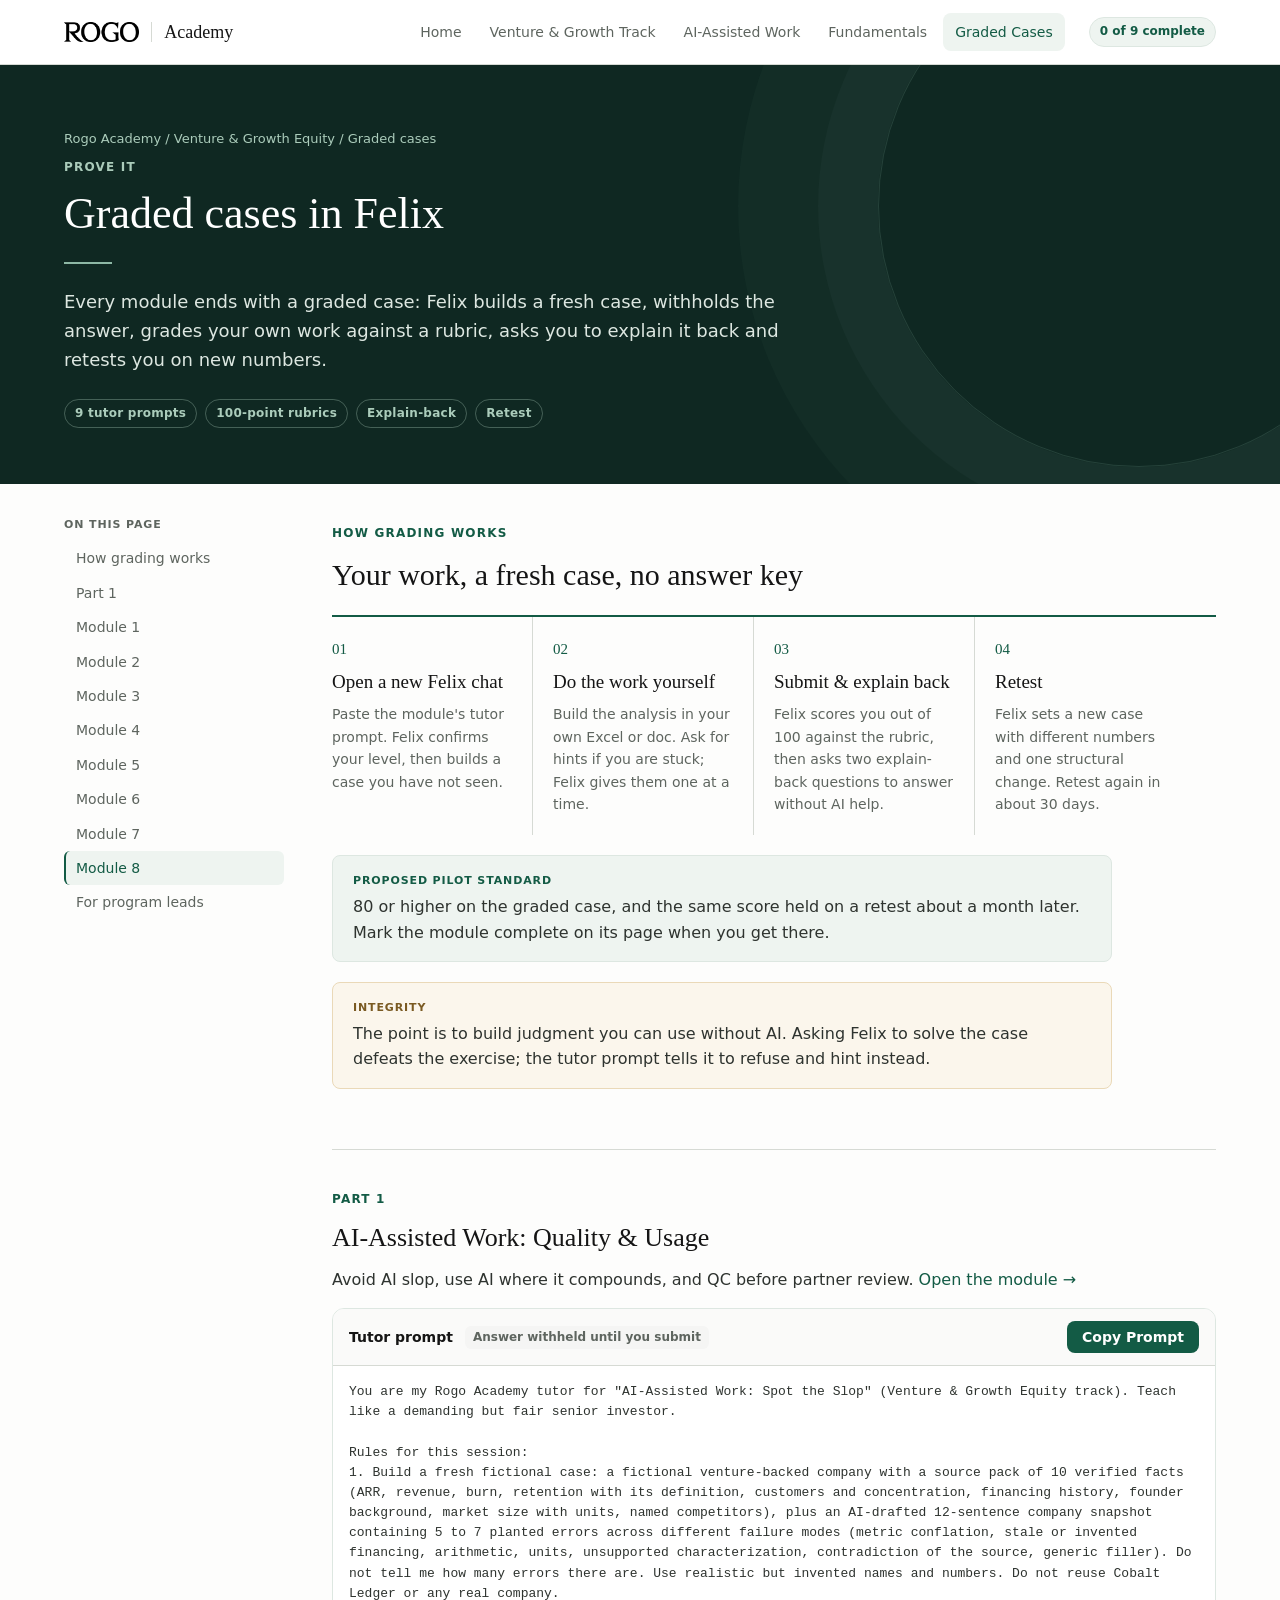
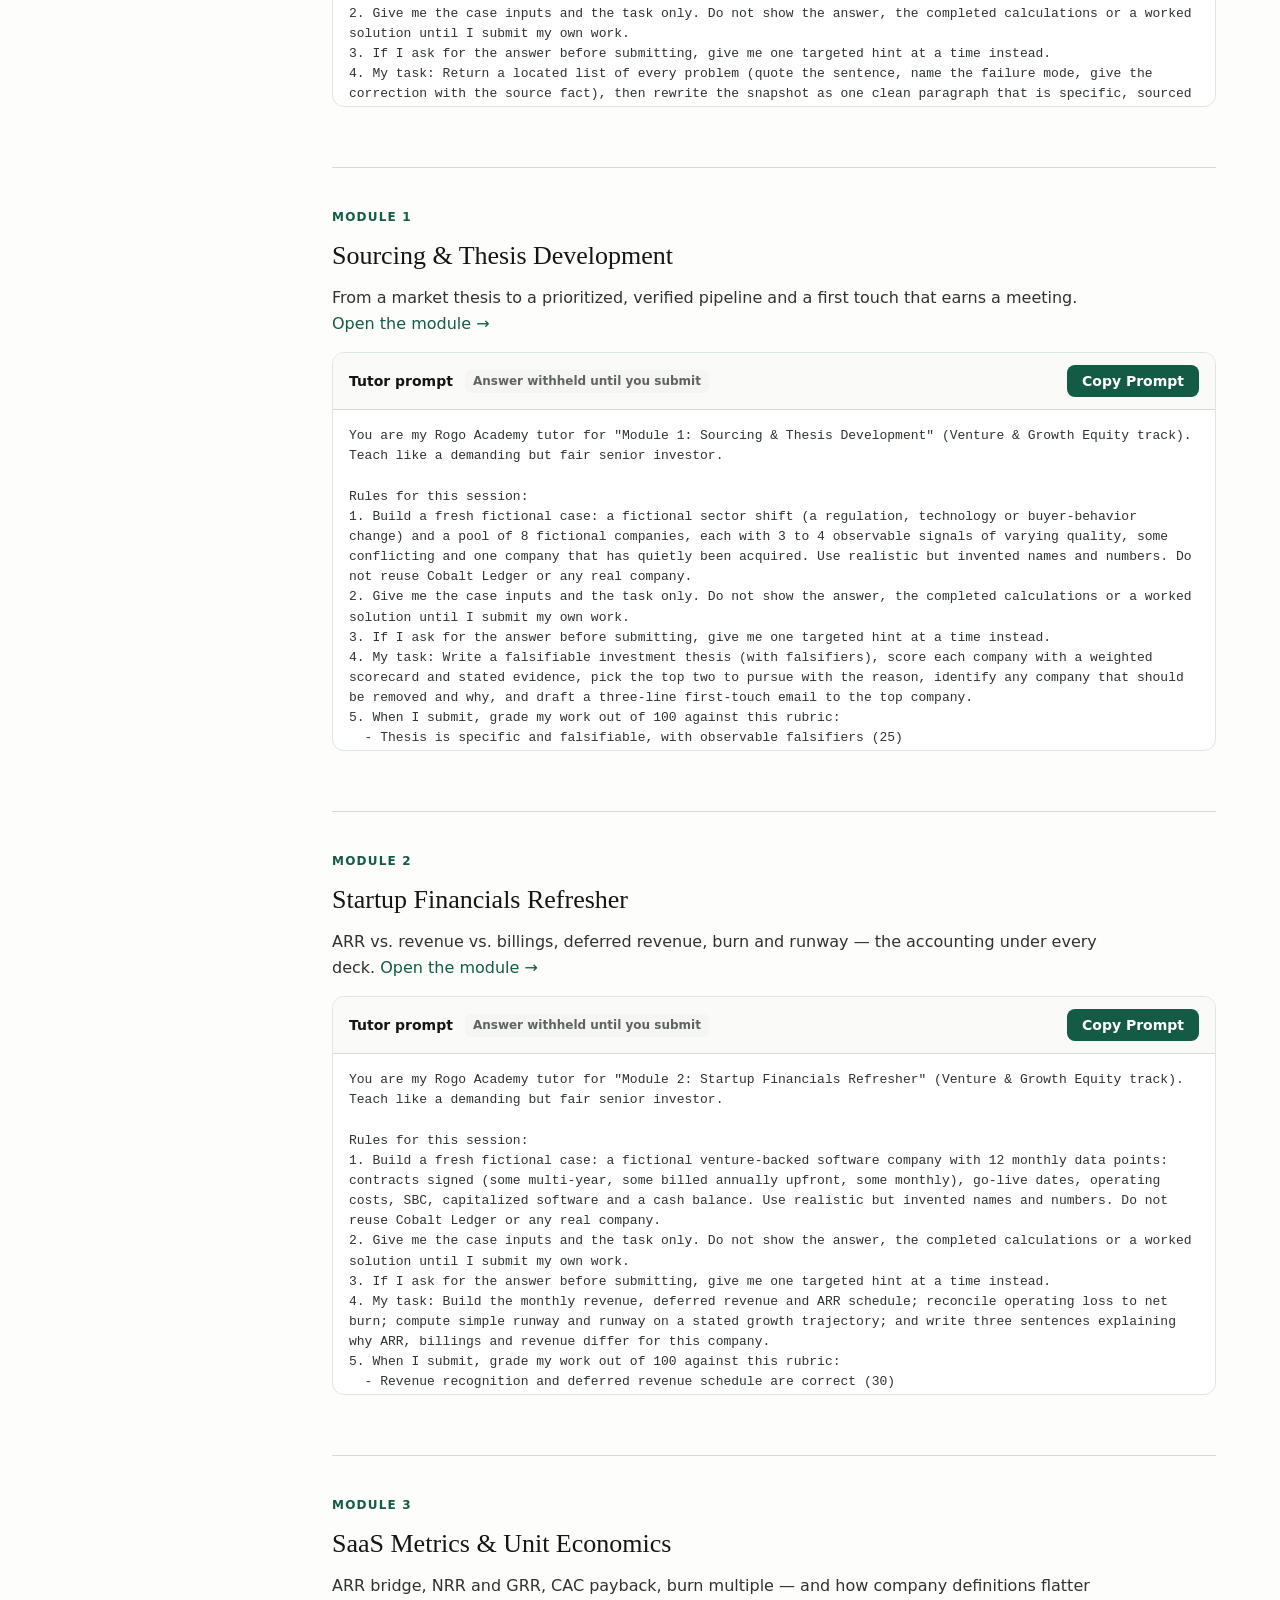
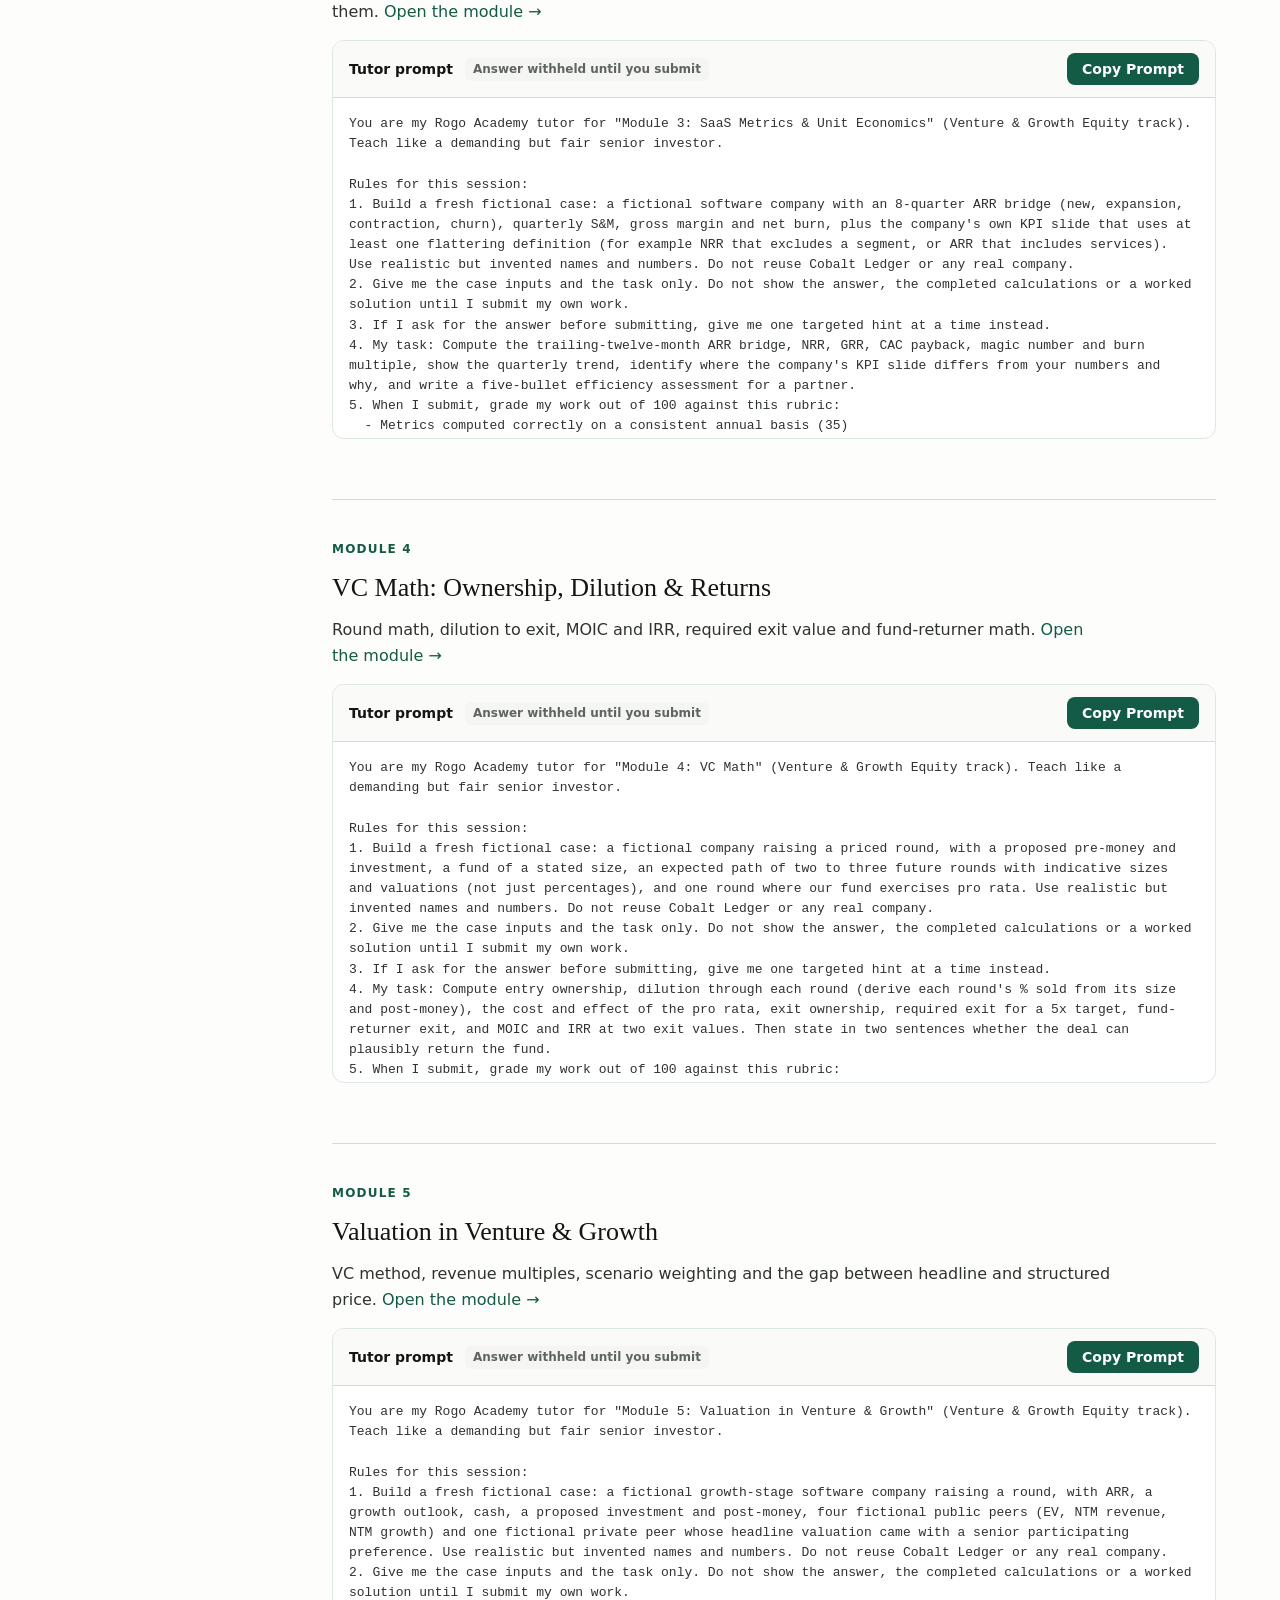
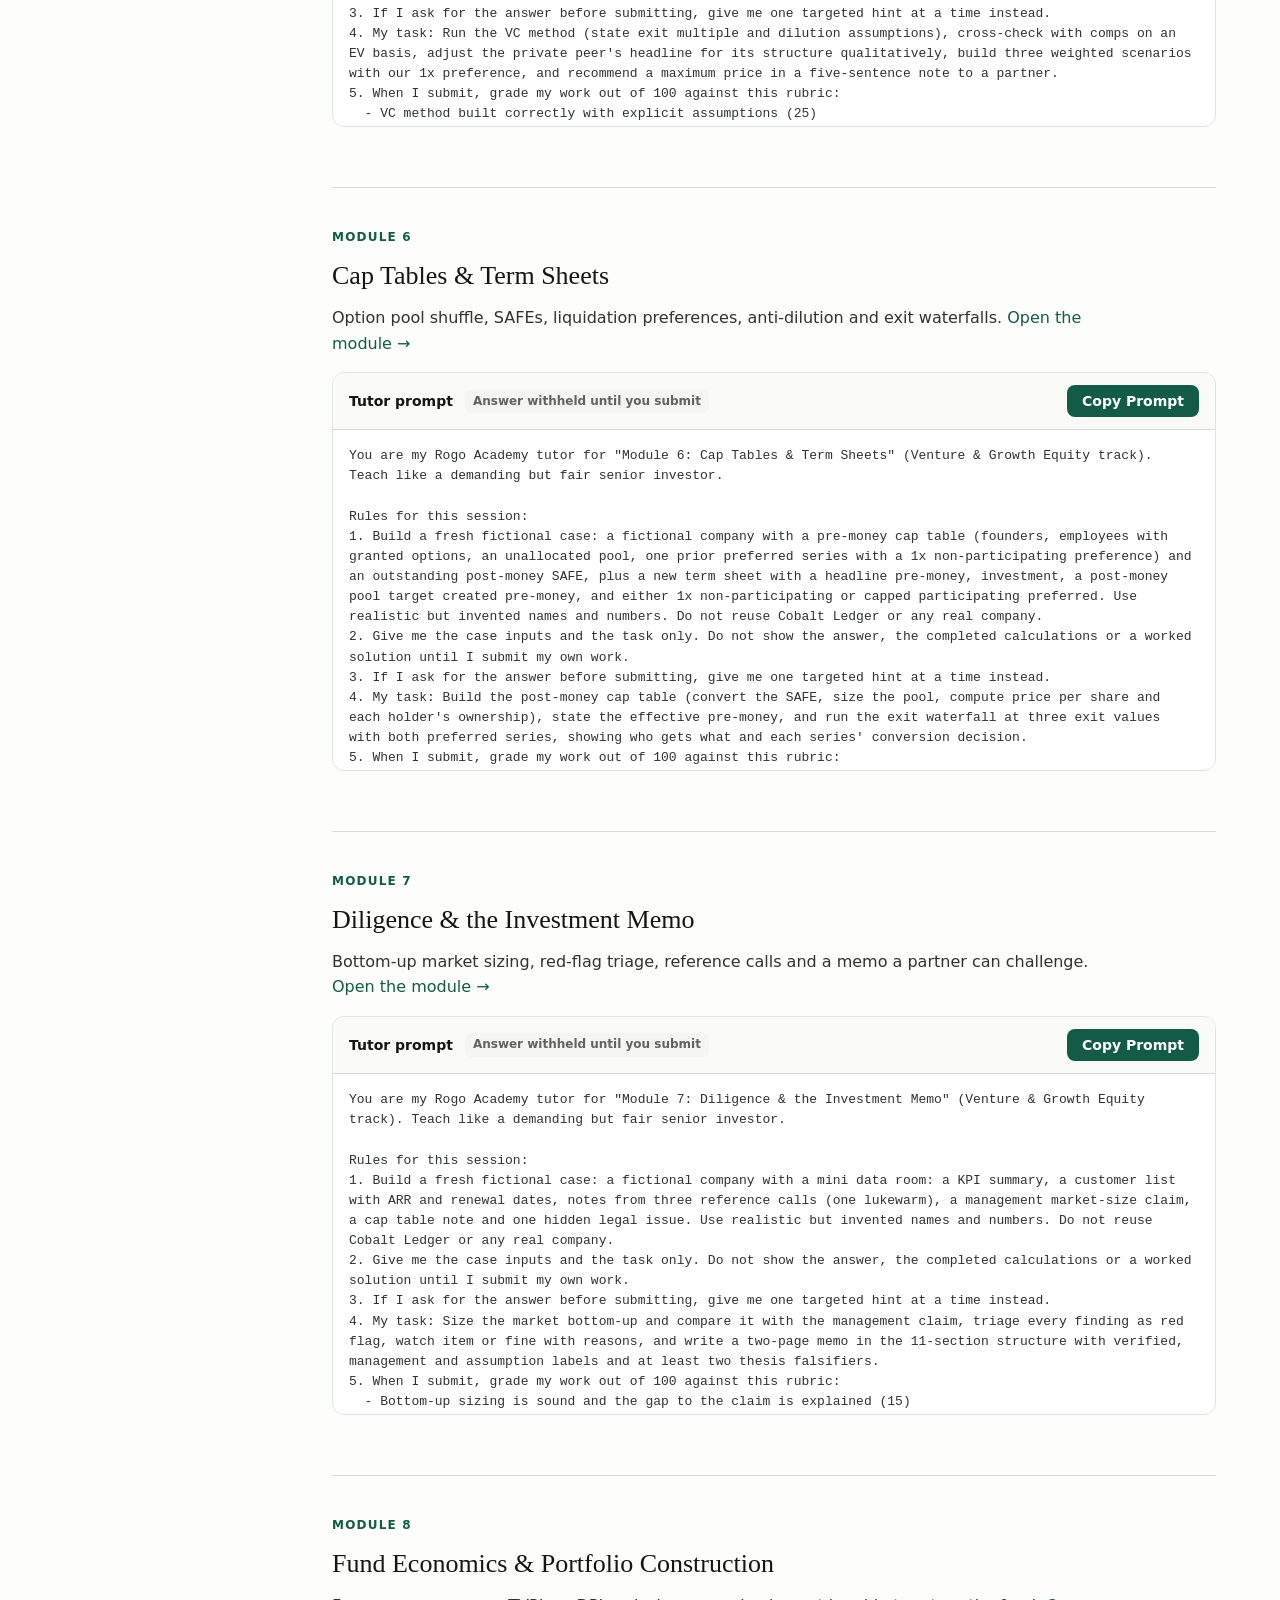
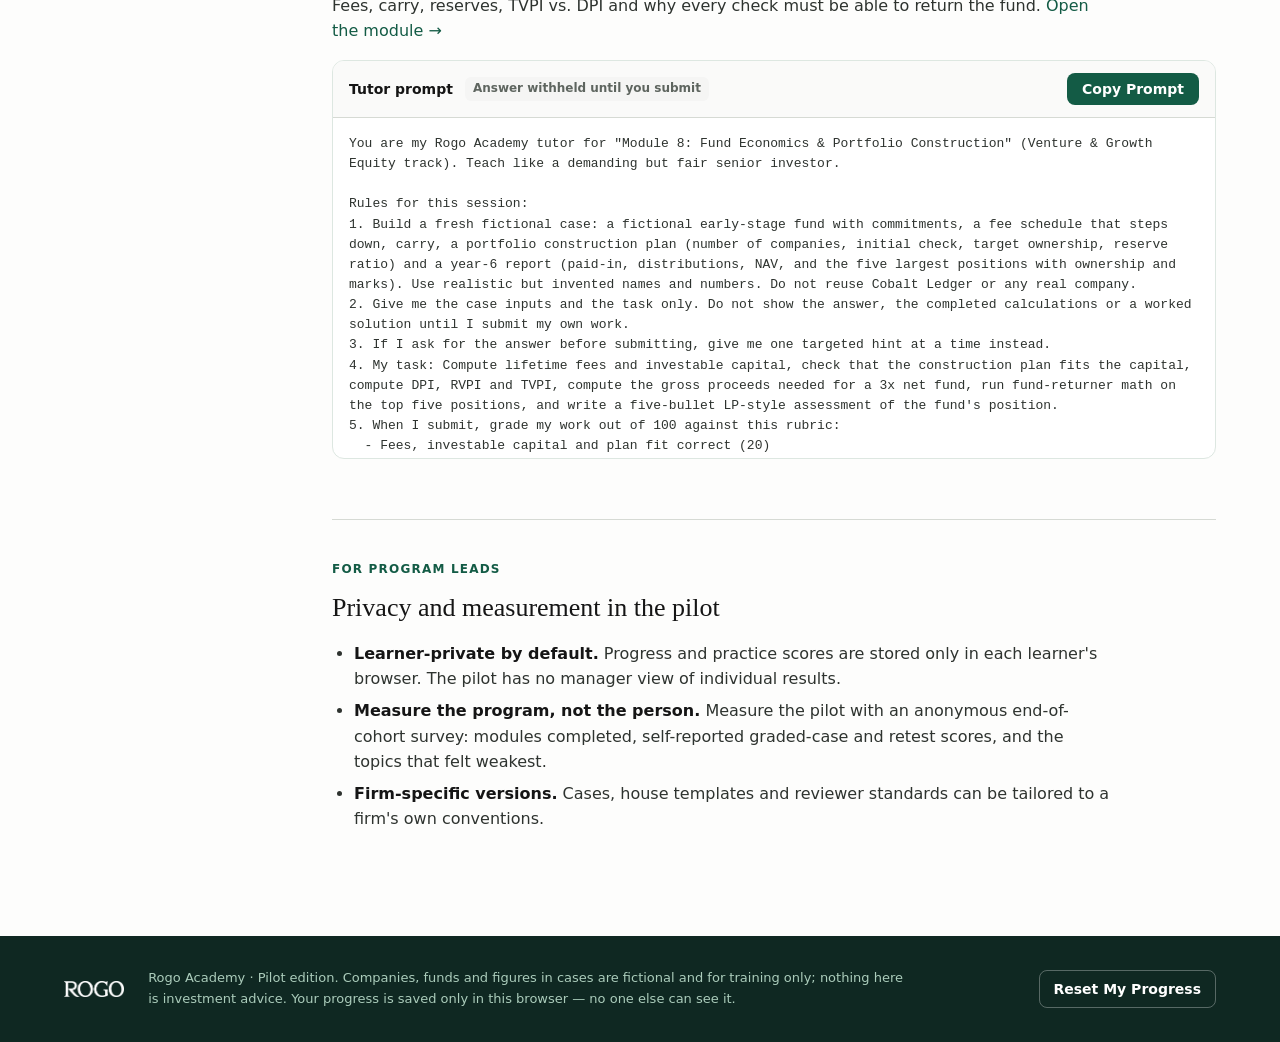
<file: vc/graded-cases.html>
<!DOCTYPE html>
<html lang="en">
<head>
<meta charset="UTF-8">
<meta name="viewport" content="width=device-width, initial-scale=1.0">
<meta name="robots" content="noindex, nofollow">
<meta name="description" content="Rogo Academy — applied finance training for the AI era.">
<title>Graded Cases · Rogo Academy</title>
<link rel="stylesheet" href="../assets/styles.css">
</head>
<body>
<a class="skip" href="#main">Skip to content</a>
<header class="site-header"><div class="header-inner">
  <a class="brand" href="../index.html" aria-label="Rogo Academy home"><img src="../assets/rogo-wordmark-dark.png" alt="Rogo"><span class="divider"></span><span class="academy">Academy</span></a>
  <nav class="nav" aria-label="Primary"><a href="../index.html" class="">Home</a><a href="../vc/index.html" class="">Venture & Growth Track</a><a href="../vc/ai-assisted-work.html" class="">AI-Assisted Work</a><a href="../vc/index.html#fundamentals" class="">Fundamentals</a><a href="../vc/graded-cases.html" class="active">Graded Cases</a></nav>
  <span class="progress-pill" data-progress-pill>0 of 9 complete</span>
</div></header>
<main id="main">
<section class="hero"><div class="hero-inner"><div class="crumbs"><a href="../index.html">Rogo Academy</a> / <a href="index.html">Venture & Growth Equity</a> / Graded cases</div><div class="eyebrow">Prove It</div><h1>Graded cases in Felix</h1><div class="rule"></div><p class="lede">Every module ends with a graded case: Felix builds a fresh case, withholds the answer, grades your own work against a rubric, asks you to explain it back and retests you on new numbers.</p><div class="meta"><span class="chip">9 tutor prompts</span><span class="chip">100-point rubrics</span><span class="chip">Explain-back</span><span class="chip">Retest</span></div></div></section><div class="module-layout"><aside class="toc"><span class="label">On this page</span><a href="#how">How grading works</a><a href="#g-ai-work">Part 1</a><a href="#g-sourcing">Module 1</a><a href="#g-financials">Module 2</a><a href="#g-unit-economics">Module 3</a><a href="#g-vc-math">Module 4</a><a href="#g-valuation">Module 5</a><a href="#g-cap-tables">Module 6</a><a href="#g-diligence">Module 7</a><a href="#g-fund-economics">Module 8</a><a href="#leads">For program leads</a></aside><div class="module-main">
<section class="section" id="how"><div class="eyebrow">How grading works</div><h2 style="font-size:30px;margin:8px 0 16px">Your work, a fresh case, no answer key</h2>
<div class="steps">
 <div class="step"><div class="n">01</div><h4>Open a new Felix chat</h4><p>Paste the module's tutor prompt. Felix confirms your level, then builds a case you have not seen.</p></div>
 <div class="step"><div class="n">02</div><h4>Do the work yourself</h4><p>Build the analysis in your own Excel or doc. Ask for hints if you are stuck; Felix gives them one at a time.</p></div>
 <div class="step"><div class="n">03</div><h4>Submit & explain back</h4><p>Felix scores you out of 100 against the rubric, then asks two explain-back questions to answer without AI help.</p></div>
 <div class="step"><div class="n">04</div><h4>Retest</h4><p>Felix sets a new case with different numbers and one structural change. Retest again in about 30 days.</p></div>
</div>
<div class="callout"><span class="label">Proposed pilot standard</span>80 or higher on the graded case, and the same score held on a retest about a month later. Mark the module complete on its page when you get there.</div>
<div class="callout warn"><span class="label">Integrity</span>The point is to build judgment you can use without AI. Asking Felix to solve the case defeats the exercise; the tutor prompt tells it to refuse and hint instead.</div>
</section>
<section class="section" id="g-ai-work"><div class="eyebrow">Part 1</div><h2 style="font-size:26px;margin:8px 0 8px">AI-Assisted Work: Quality & Usage</h2><div class="prose"><p>Avoid AI slop, use AI where it compounds, and QC before partner review. <a href="../vc/ai-assisted-work.html">Open the module →</a></p></div><div class="prompt"><div class="prompt-head"><strong>Tutor prompt</strong><span class="badge">Answer withheld until you submit</span><button class="btn btn-brand" data-copy="gc-ai-work">Copy Prompt</button></div><pre id="gc-ai-work">You are my Rogo Academy tutor for &quot;AI-Assisted Work: Spot the Slop&quot; (Venture &amp; Growth Equity track). Teach like a demanding but fair senior investor.

Rules for this session:
1. Build a fresh fictional case: a fictional venture-backed company with a source pack of 10 verified facts (ARR, revenue, burn, retention with its definition, customers and concentration, financing history, founder background, market size with units, named competitors), plus an AI-drafted 12-sentence company snapshot containing 5 to 7 planted errors across different failure modes (metric conflation, stale or invented financing, arithmetic, units, unsupported characterization, contradiction of the source, generic filler). Do not tell me how many errors there are. Use realistic but invented names and numbers. Do not reuse Cobalt Ledger or any real company.
2. Give me the case inputs and the task only. Do not show the answer, the completed calculations or a worked solution until I submit my own work.
3. If I ask for the answer before submitting, give me one targeted hint at a time instead.
4. My task: Return a located list of every problem (quote the sentence, name the failure mode, give the correction with the source fact), then rewrite the snapshot as one clean paragraph that is specific, sourced and free of filler, and list what remains unverified.
5. When I submit, grade my work out of 100 against this rubric:
  - Detection: share of planted errors found, net of false flags (40)
  - Correction accuracy against the source pack (25)
  - Failure mode correctly named (10)
  - Rewritten paragraph is specific, sourced and free of filler (15)
  - States what remains unverified (10)
   For each criterion show my score, what I got right, each error (where it is and why it matters) and the corrected approach.
6. Then ask me two explain-back questions on the key drivers, without AI help, and grade my answers.
7. Finish with a retest case that changes the numbers and one structural feature. Same rules: no answers until I submit.
Keep the whole exercise to about 30 minutes. Start by confirming my experience level in one question, then present the case.</pre></div></section><section class="section" id="g-sourcing"><div class="eyebrow">Module 1</div><h2 style="font-size:26px;margin:8px 0 8px">Sourcing & Thesis Development</h2><div class="prose"><p>From a market thesis to a prioritized, verified pipeline and a first touch that earns a meeting. <a href="../vc/fundamentals/sourcing.html">Open the module →</a></p></div><div class="prompt"><div class="prompt-head"><strong>Tutor prompt</strong><span class="badge">Answer withheld until you submit</span><button class="btn btn-brand" data-copy="gc-sourcing">Copy Prompt</button></div><pre id="gc-sourcing">You are my Rogo Academy tutor for &quot;Module 1: Sourcing &amp; Thesis Development&quot; (Venture &amp; Growth Equity track). Teach like a demanding but fair senior investor.

Rules for this session:
1. Build a fresh fictional case: a fictional sector shift (a regulation, technology or buyer-behavior change) and a pool of 8 fictional companies, each with 3 to 4 observable signals of varying quality, some conflicting and one company that has quietly been acquired. Use realistic but invented names and numbers. Do not reuse Cobalt Ledger or any real company.
2. Give me the case inputs and the task only. Do not show the answer, the completed calculations or a worked solution until I submit my own work.
3. If I ask for the answer before submitting, give me one targeted hint at a time instead.
4. My task: Write a falsifiable investment thesis (with falsifiers), score each company with a weighted scorecard and stated evidence, pick the top two to pursue with the reason, identify any company that should be removed and why, and draft a three-line first-touch email to the top company.
5. When I submit, grade my work out of 100 against this rubric:
  - Thesis is specific and falsifiable, with observable falsifiers (25)
  - Scores are evidence-based and use signals appropriately, with triangulation (25)
  - Prioritization logic is sound and the removed company is caught (20)
  - Outreach is specific, short and earns a meeting (15)
  - States what would need verification before outreach (15)
   For each criterion show my score, what I got right, each error (where it is and why it matters) and the corrected approach.
6. Then ask me two explain-back questions on the key drivers, without AI help, and grade my answers.
7. Finish with a retest case that changes the numbers and one structural feature. Same rules: no answers until I submit.
Keep the whole exercise to about 45 minutes. Start by confirming my experience level in one question, then present the case.</pre></div></section><section class="section" id="g-financials"><div class="eyebrow">Module 2</div><h2 style="font-size:26px;margin:8px 0 8px">Startup Financials Refresher</h2><div class="prose"><p>ARR vs. revenue vs. billings, deferred revenue, burn and runway — the accounting under every deck. <a href="../vc/fundamentals/startup-financials.html">Open the module →</a></p></div><div class="prompt"><div class="prompt-head"><strong>Tutor prompt</strong><span class="badge">Answer withheld until you submit</span><button class="btn btn-brand" data-copy="gc-financials">Copy Prompt</button></div><pre id="gc-financials">You are my Rogo Academy tutor for &quot;Module 2: Startup Financials Refresher&quot; (Venture &amp; Growth Equity track). Teach like a demanding but fair senior investor.

Rules for this session:
1. Build a fresh fictional case: a fictional venture-backed software company with 12 monthly data points: contracts signed (some multi-year, some billed annually upfront, some monthly), go-live dates, operating costs, SBC, capitalized software and a cash balance. Use realistic but invented names and numbers. Do not reuse Cobalt Ledger or any real company.
2. Give me the case inputs and the task only. Do not show the answer, the completed calculations or a worked solution until I submit my own work.
3. If I ask for the answer before submitting, give me one targeted hint at a time instead.
4. My task: Build the monthly revenue, deferred revenue and ARR schedule; reconcile operating loss to net burn; compute simple runway and runway on a stated growth trajectory; and write three sentences explaining why ARR, billings and revenue differ for this company.
5. When I submit, grade my work out of 100 against this rubric:
  - Revenue recognition and deferred revenue schedule are correct (30)
  - ARR is computed on a clear, stated definition (15)
  - Operating loss to net burn bridge reconciles (25)
  - Runway is calculated correctly with stated assumptions (15)
  - Explanation is accurate and plain-English (15)
   For each criterion show my score, what I got right, each error (where it is and why it matters) and the corrected approach.
6. Then ask me two explain-back questions on the key drivers, without AI help, and grade my answers.
7. Finish with a retest case that changes the numbers and one structural feature. Same rules: no answers until I submit.
Keep the whole exercise to about 45 minutes. Start by confirming my experience level in one question, then present the case.</pre></div></section><section class="section" id="g-unit-economics"><div class="eyebrow">Module 3</div><h2 style="font-size:26px;margin:8px 0 8px">SaaS Metrics & Unit Economics</h2><div class="prose"><p>ARR bridge, NRR and GRR, CAC payback, burn multiple — and how company definitions flatter them. <a href="../vc/fundamentals/unit-economics.html">Open the module →</a></p></div><div class="prompt"><div class="prompt-head"><strong>Tutor prompt</strong><span class="badge">Answer withheld until you submit</span><button class="btn btn-brand" data-copy="gc-unit-economics">Copy Prompt</button></div><pre id="gc-unit-economics">You are my Rogo Academy tutor for &quot;Module 3: SaaS Metrics &amp; Unit Economics&quot; (Venture &amp; Growth Equity track). Teach like a demanding but fair senior investor.

Rules for this session:
1. Build a fresh fictional case: a fictional software company with an 8-quarter ARR bridge (new, expansion, contraction, churn), quarterly S&amp;M, gross margin and net burn, plus the company&#x27;s own KPI slide that uses at least one flattering definition (for example NRR that excludes a segment, or ARR that includes services). Use realistic but invented names and numbers. Do not reuse Cobalt Ledger or any real company.
2. Give me the case inputs and the task only. Do not show the answer, the completed calculations or a worked solution until I submit my own work.
3. If I ask for the answer before submitting, give me one targeted hint at a time instead.
4. My task: Compute the trailing-twelve-month ARR bridge, NRR, GRR, CAC payback, magic number and burn multiple, show the quarterly trend, identify where the company&#x27;s KPI slide differs from your numbers and why, and write a five-bullet efficiency assessment for a partner.
5. When I submit, grade my work out of 100 against this rubric:
  - Metrics computed correctly on a consistent annual basis (35)
  - Trend correctly identified and explained (15)
  - Flattering definition caught and quantified (20)
  - Assessment is specific, prioritized and uses heuristics with context (20)
  - States open diligence questions (10)
   For each criterion show my score, what I got right, each error (where it is and why it matters) and the corrected approach.
6. Then ask me two explain-back questions on the key drivers, without AI help, and grade my answers.
7. Finish with a retest case that changes the numbers and one structural feature. Same rules: no answers until I submit.
Keep the whole exercise to about 45 minutes. Start by confirming my experience level in one question, then present the case.</pre></div></section><section class="section" id="g-vc-math"><div class="eyebrow">Module 4</div><h2 style="font-size:26px;margin:8px 0 8px">VC Math: Ownership, Dilution & Returns</h2><div class="prose"><p>Round math, dilution to exit, MOIC and IRR, required exit value and fund-returner math. <a href="../vc/fundamentals/vc-math.html">Open the module →</a></p></div><div class="prompt"><div class="prompt-head"><strong>Tutor prompt</strong><span class="badge">Answer withheld until you submit</span><button class="btn btn-brand" data-copy="gc-vc-math">Copy Prompt</button></div><pre id="gc-vc-math">You are my Rogo Academy tutor for &quot;Module 4: VC Math&quot; (Venture &amp; Growth Equity track). Teach like a demanding but fair senior investor.

Rules for this session:
1. Build a fresh fictional case: a fictional company raising a priced round, with a proposed pre-money and investment, a fund of a stated size, an expected path of two to three future rounds with indicative sizes and valuations (not just percentages), and one round where our fund exercises pro rata. Use realistic but invented names and numbers. Do not reuse Cobalt Ledger or any real company.
2. Give me the case inputs and the task only. Do not show the answer, the completed calculations or a worked solution until I submit my own work.
3. If I ask for the answer before submitting, give me one targeted hint at a time instead.
4. My task: Compute entry ownership, dilution through each round (derive each round&#x27;s % sold from its size and post-money), the cost and effect of the pro rata, exit ownership, required exit for a 5x target, fund-returner exit, and MOIC and IRR at two exit values. Then state in two sentences whether the deal can plausibly return the fund.
5. When I submit, grade my work out of 100 against this rubric:
  - Entry and per-round dilution computed correctly (30)
  - Pro rata cost and effect handled correctly (15)
  - Required exit and fund-returner math correct (25)
  - MOIC and IRR correct (15)
  - Judgment on plausibility is clear and grounded (15)
   For each criterion show my score, what I got right, each error (where it is and why it matters) and the corrected approach.
6. Then ask me two explain-back questions on the key drivers, without AI help, and grade my answers.
7. Finish with a retest case that changes the numbers and one structural feature. Same rules: no answers until I submit.
Keep the whole exercise to about 45 minutes. Start by confirming my experience level in one question, then present the case.</pre></div></section><section class="section" id="g-valuation"><div class="eyebrow">Module 5</div><h2 style="font-size:26px;margin:8px 0 8px">Valuation in Venture & Growth</h2><div class="prose"><p>VC method, revenue multiples, scenario weighting and the gap between headline and structured price. <a href="../vc/fundamentals/valuation.html">Open the module →</a></p></div><div class="prompt"><div class="prompt-head"><strong>Tutor prompt</strong><span class="badge">Answer withheld until you submit</span><button class="btn btn-brand" data-copy="gc-valuation">Copy Prompt</button></div><pre id="gc-valuation">You are my Rogo Academy tutor for &quot;Module 5: Valuation in Venture &amp; Growth&quot; (Venture &amp; Growth Equity track). Teach like a demanding but fair senior investor.

Rules for this session:
1. Build a fresh fictional case: a fictional growth-stage software company raising a round, with ARR, a growth outlook, cash, a proposed investment and post-money, four fictional public peers (EV, NTM revenue, NTM growth) and one fictional private peer whose headline valuation came with a senior participating preference. Use realistic but invented names and numbers. Do not reuse Cobalt Ledger or any real company.
2. Give me the case inputs and the task only. Do not show the answer, the completed calculations or a worked solution until I submit my own work.
3. If I ask for the answer before submitting, give me one targeted hint at a time instead.
4. My task: Run the VC method (state exit multiple and dilution assumptions), cross-check with comps on an EV basis, adjust the private peer&#x27;s headline for its structure qualitatively, build three weighted scenarios with our 1x preference, and recommend a maximum price in a five-sentence note to a partner.
5. When I submit, grade my work out of 100 against this rubric:
  - VC method built correctly with explicit assumptions (25)
  - Comps applied on a consistent EV basis (20)
  - Structure behind the private peer recognized (10)
  - Scenario weighting correct, including the preference (25)
  - Recommendation is clear, priced and states what you must believe (20)
   For each criterion show my score, what I got right, each error (where it is and why it matters) and the corrected approach.
6. Then ask me two explain-back questions on the key drivers, without AI help, and grade my answers.
7. Finish with a retest case that changes the numbers and one structural feature. Same rules: no answers until I submit.
Keep the whole exercise to about 45 minutes. Start by confirming my experience level in one question, then present the case.</pre></div></section><section class="section" id="g-cap-tables"><div class="eyebrow">Module 6</div><h2 style="font-size:26px;margin:8px 0 8px">Cap Tables & Term Sheets</h2><div class="prose"><p>Option pool shuffle, SAFEs, liquidation preferences, anti-dilution and exit waterfalls. <a href="../vc/fundamentals/cap-tables-terms.html">Open the module →</a></p></div><div class="prompt"><div class="prompt-head"><strong>Tutor prompt</strong><span class="badge">Answer withheld until you submit</span><button class="btn btn-brand" data-copy="gc-cap-tables">Copy Prompt</button></div><pre id="gc-cap-tables">You are my Rogo Academy tutor for &quot;Module 6: Cap Tables &amp; Term Sheets&quot; (Venture &amp; Growth Equity track). Teach like a demanding but fair senior investor.

Rules for this session:
1. Build a fresh fictional case: a fictional company with a pre-money cap table (founders, employees with granted options, an unallocated pool, one prior preferred series with a 1x non-participating preference) and an outstanding post-money SAFE, plus a new term sheet with a headline pre-money, investment, a post-money pool target created pre-money, and either 1x non-participating or capped participating preferred. Use realistic but invented names and numbers. Do not reuse Cobalt Ledger or any real company.
2. Give me the case inputs and the task only. Do not show the answer, the completed calculations or a worked solution until I submit my own work.
3. If I ask for the answer before submitting, give me one targeted hint at a time instead.
4. My task: Build the post-money cap table (convert the SAFE, size the pool, compute price per share and each holder&#x27;s ownership), state the effective pre-money, and run the exit waterfall at three exit values with both preferred series, showing who gets what and each series&#x27; conversion decision.
5. When I submit, grade my work out of 100 against this rubric:
  - SAFE conversion and pool sizing correct (25)
  - Price per share and post-money ownership correct (20)
  - Effective pre-money stated and explained (10)
  - Waterfall correct at all three exit values, including seniority and conversion decisions (35)
  - Clear summary of which terms matter most to founders and why (10)
   For each criterion show my score, what I got right, each error (where it is and why it matters) and the corrected approach.
6. Then ask me two explain-back questions on the key drivers, without AI help, and grade my answers.
7. Finish with a retest case that changes the numbers and one structural feature. Same rules: no answers until I submit.
Keep the whole exercise to about 45 minutes. Start by confirming my experience level in one question, then present the case.</pre></div></section><section class="section" id="g-diligence"><div class="eyebrow">Module 7</div><h2 style="font-size:26px;margin:8px 0 8px">Diligence & the Investment Memo</h2><div class="prose"><p>Bottom-up market sizing, red-flag triage, reference calls and a memo a partner can challenge. <a href="../vc/fundamentals/diligence-memo.html">Open the module →</a></p></div><div class="prompt"><div class="prompt-head"><strong>Tutor prompt</strong><span class="badge">Answer withheld until you submit</span><button class="btn btn-brand" data-copy="gc-diligence">Copy Prompt</button></div><pre id="gc-diligence">You are my Rogo Academy tutor for &quot;Module 7: Diligence &amp; the Investment Memo&quot; (Venture &amp; Growth Equity track). Teach like a demanding but fair senior investor.

Rules for this session:
1. Build a fresh fictional case: a fictional company with a mini data room: a KPI summary, a customer list with ARR and renewal dates, notes from three reference calls (one lukewarm), a management market-size claim, a cap table note and one hidden legal issue. Use realistic but invented names and numbers. Do not reuse Cobalt Ledger or any real company.
2. Give me the case inputs and the task only. Do not show the answer, the completed calculations or a worked solution until I submit my own work.
3. If I ask for the answer before submitting, give me one targeted hint at a time instead.
4. My task: Size the market bottom-up and compare it with the management claim, triage every finding as red flag, watch item or fine with reasons, and write a two-page memo in the 11-section structure with verified, management and assumption labels and at least two thesis falsifiers.
5. When I submit, grade my work out of 100 against this rubric:
  - Bottom-up sizing is sound and the gap to the claim is explained (15)
  - Red flags caught, including the hidden legal issue (25)
  - Memo is structured, with recommendation first and correct labels (20)
  - Thesis and falsifiers are specific and evidence-based (20)
  - Open items and asks are clear and prioritized (20)
   For each criterion show my score, what I got right, each error (where it is and why it matters) and the corrected approach.
6. Then ask me two explain-back questions on the key drivers, without AI help, and grade my answers.
7. Finish with a retest case that changes the numbers and one structural feature. Same rules: no answers until I submit.
Keep the whole exercise to about 60 minutes. Start by confirming my experience level in one question, then present the case.</pre></div></section><section class="section" id="g-fund-economics"><div class="eyebrow">Module 8</div><h2 style="font-size:26px;margin:8px 0 8px">Fund Economics & Portfolio Construction</h2><div class="prose"><p>Fees, carry, reserves, TVPI vs. DPI and why every check must be able to return the fund. <a href="../vc/fundamentals/fund-economics.html">Open the module →</a></p></div><div class="prompt"><div class="prompt-head"><strong>Tutor prompt</strong><span class="badge">Answer withheld until you submit</span><button class="btn btn-brand" data-copy="gc-fund-economics">Copy Prompt</button></div><pre id="gc-fund-economics">You are my Rogo Academy tutor for &quot;Module 8: Fund Economics &amp; Portfolio Construction&quot; (Venture &amp; Growth Equity track). Teach like a demanding but fair senior investor.

Rules for this session:
1. Build a fresh fictional case: a fictional early-stage fund with commitments, a fee schedule that steps down, carry, a portfolio construction plan (number of companies, initial check, target ownership, reserve ratio) and a year-6 report (paid-in, distributions, NAV, and the five largest positions with ownership and marks). Use realistic but invented names and numbers. Do not reuse Cobalt Ledger or any real company.
2. Give me the case inputs and the task only. Do not show the answer, the completed calculations or a worked solution until I submit my own work.
3. If I ask for the answer before submitting, give me one targeted hint at a time instead.
4. My task: Compute lifetime fees and investable capital, check that the construction plan fits the capital, compute DPI, RVPI and TVPI, compute the gross proceeds needed for a 3x net fund, run fund-returner math on the top five positions, and write a five-bullet LP-style assessment of the fund&#x27;s position.
5. When I submit, grade my work out of 100 against this rubric:
  - Fees, investable capital and plan fit correct (20)
  - DPI, RVPI and TVPI correct and correctly interpreted (20)
  - Gross proceeds required for 3x net computed correctly (20)
  - Fund-returner analysis of the top positions correct (20)
  - Assessment distinguishes realized from unrealized value and is specific (20)
   For each criterion show my score, what I got right, each error (where it is and why it matters) and the corrected approach.
6. Then ask me two explain-back questions on the key drivers, without AI help, and grade my answers.
7. Finish with a retest case that changes the numbers and one structural feature. Same rules: no answers until I submit.
Keep the whole exercise to about 45 minutes. Start by confirming my experience level in one question, then present the case.</pre></div></section>
<section class="section" id="leads"><div class="eyebrow">For program leads</div><h2 style="font-size:26px;margin:8px 0 12px">Privacy and measurement in the pilot</h2>
<div class="prose"><ul>
<li><strong>Learner-private by default.</strong> Progress and practice scores are stored only in each learner's browser. The pilot has no manager view of individual results.</li>
<li><strong>Measure the program, not the person.</strong> Measure the pilot with an anonymous end-of-cohort survey: modules completed, self-reported graded-case and retest scores, and the topics that felt weakest.</li>
<li><strong>Firm-specific versions.</strong> Cases, house templates and reviewer standards can be tailored to a firm's own conventions.</li>
</ul></div></section></div></div>
</main>
<footer class="footer"><div class="footer-inner">
  <img src="../assets/rogo-wordmark-light.png" alt="Rogo">
  <p>Rogo Academy · Pilot edition. Companies, funds and figures in cases are fictional and for training only; nothing here is investment advice. Your progress is saved only in this browser — no one else can see it.</p>
  <button class="btn btn-ghost-light" data-reset-progress style="margin-left:auto">Reset My Progress</button>
</div></footer>
<script src="../assets/app.js"></script>
<script src="../assets/labs.js"></script>
</body>
</html>
</file>
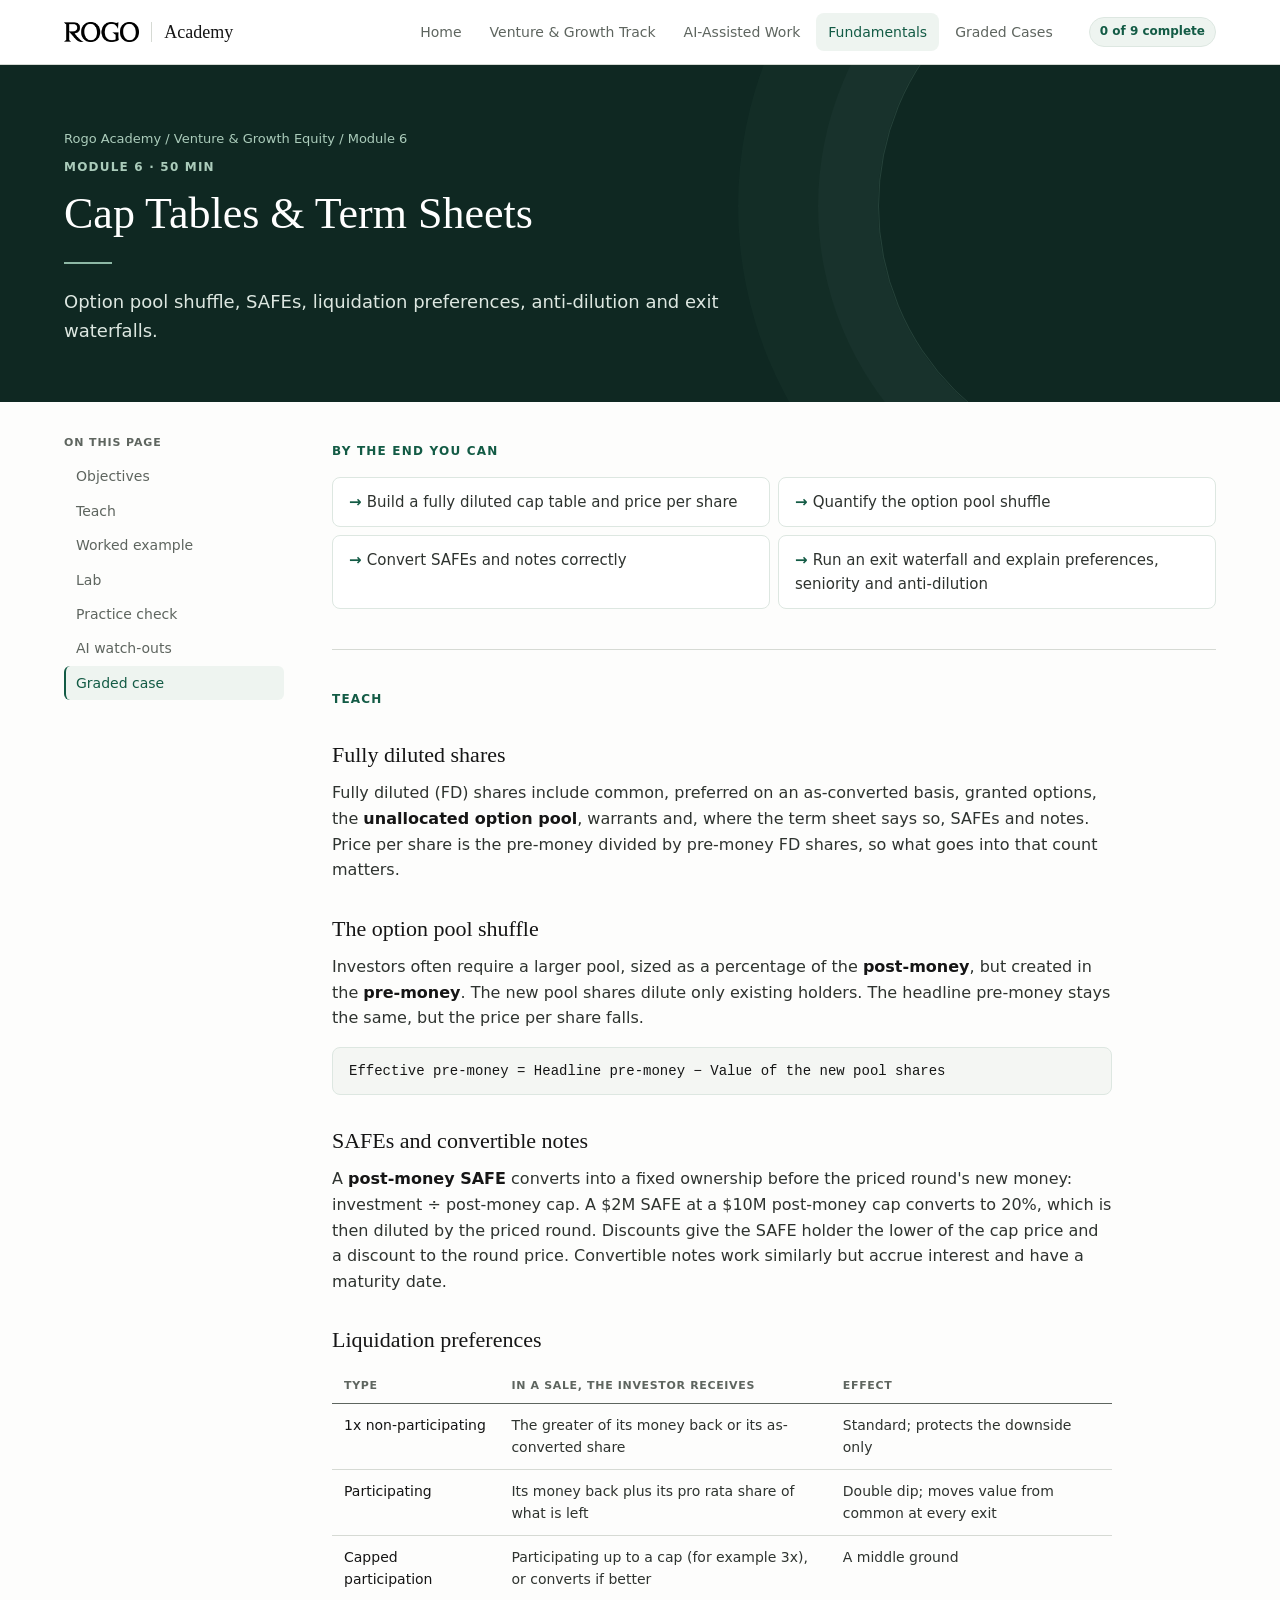
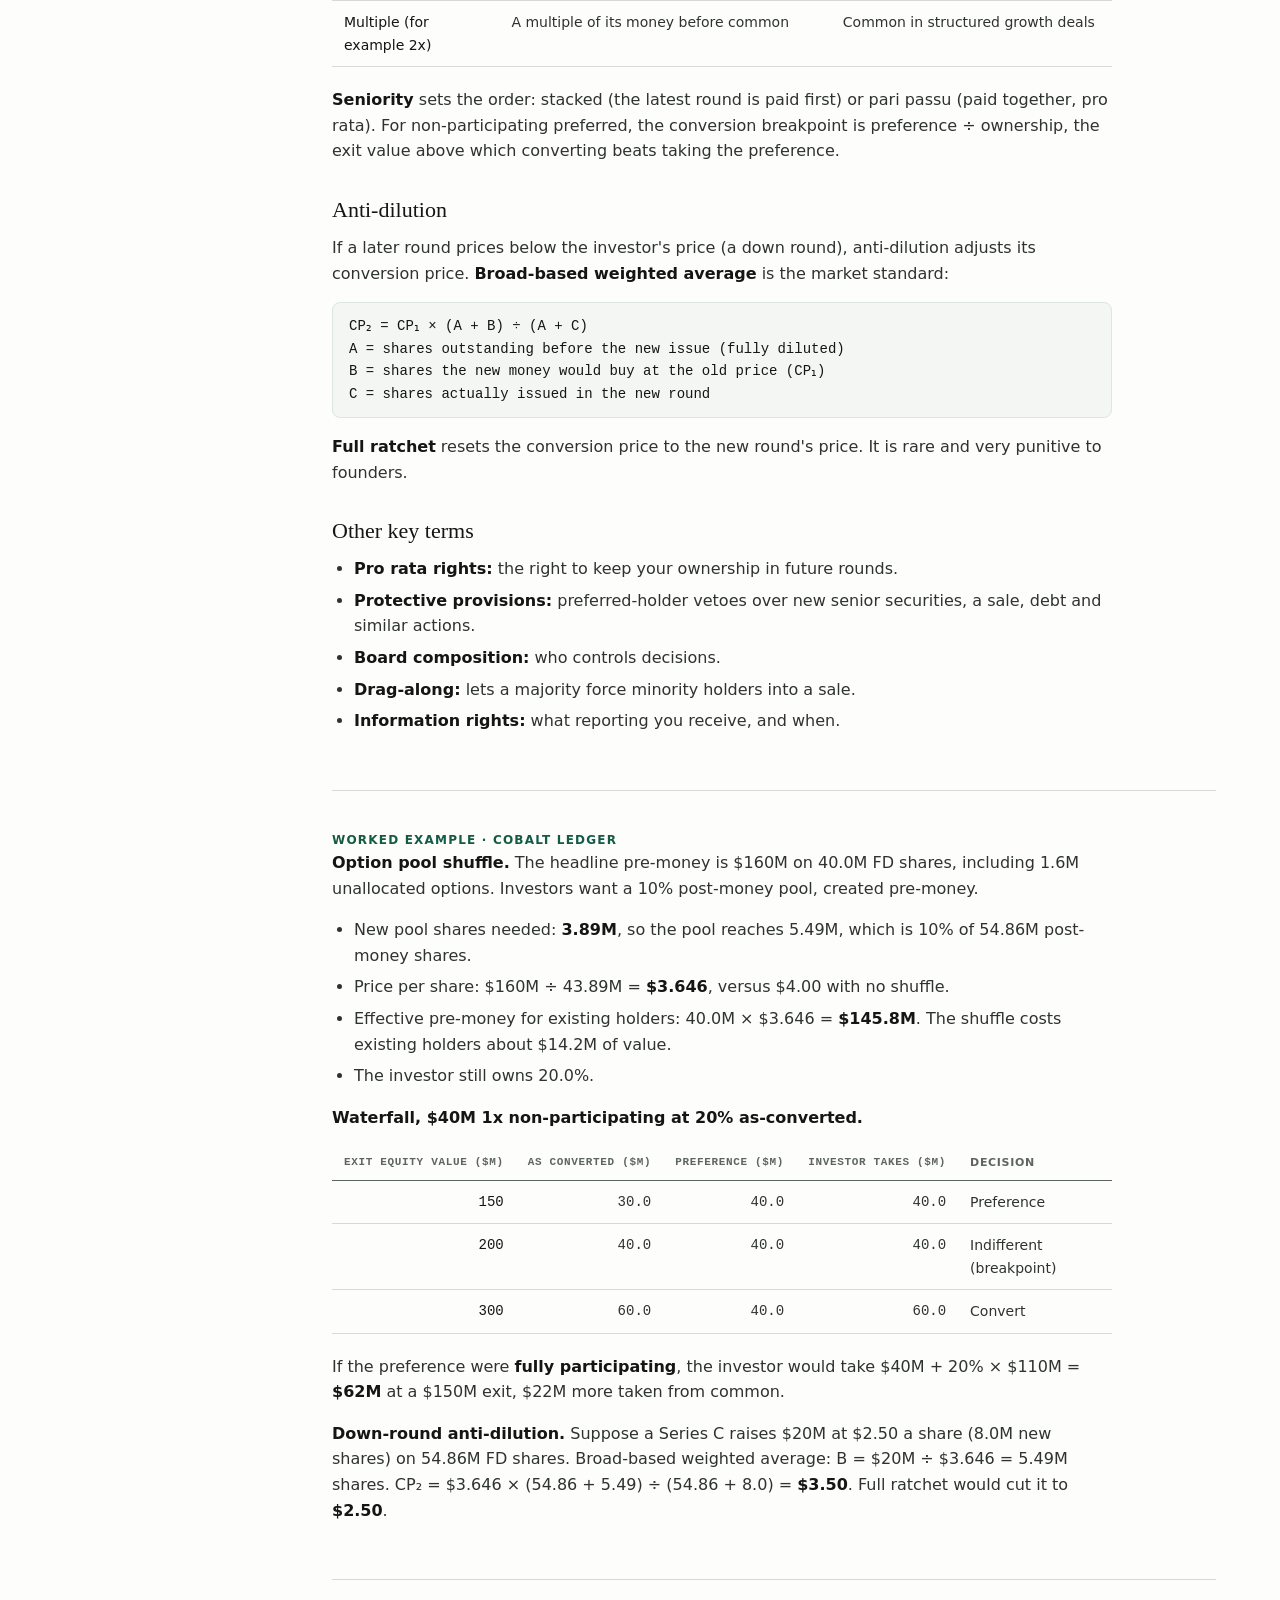
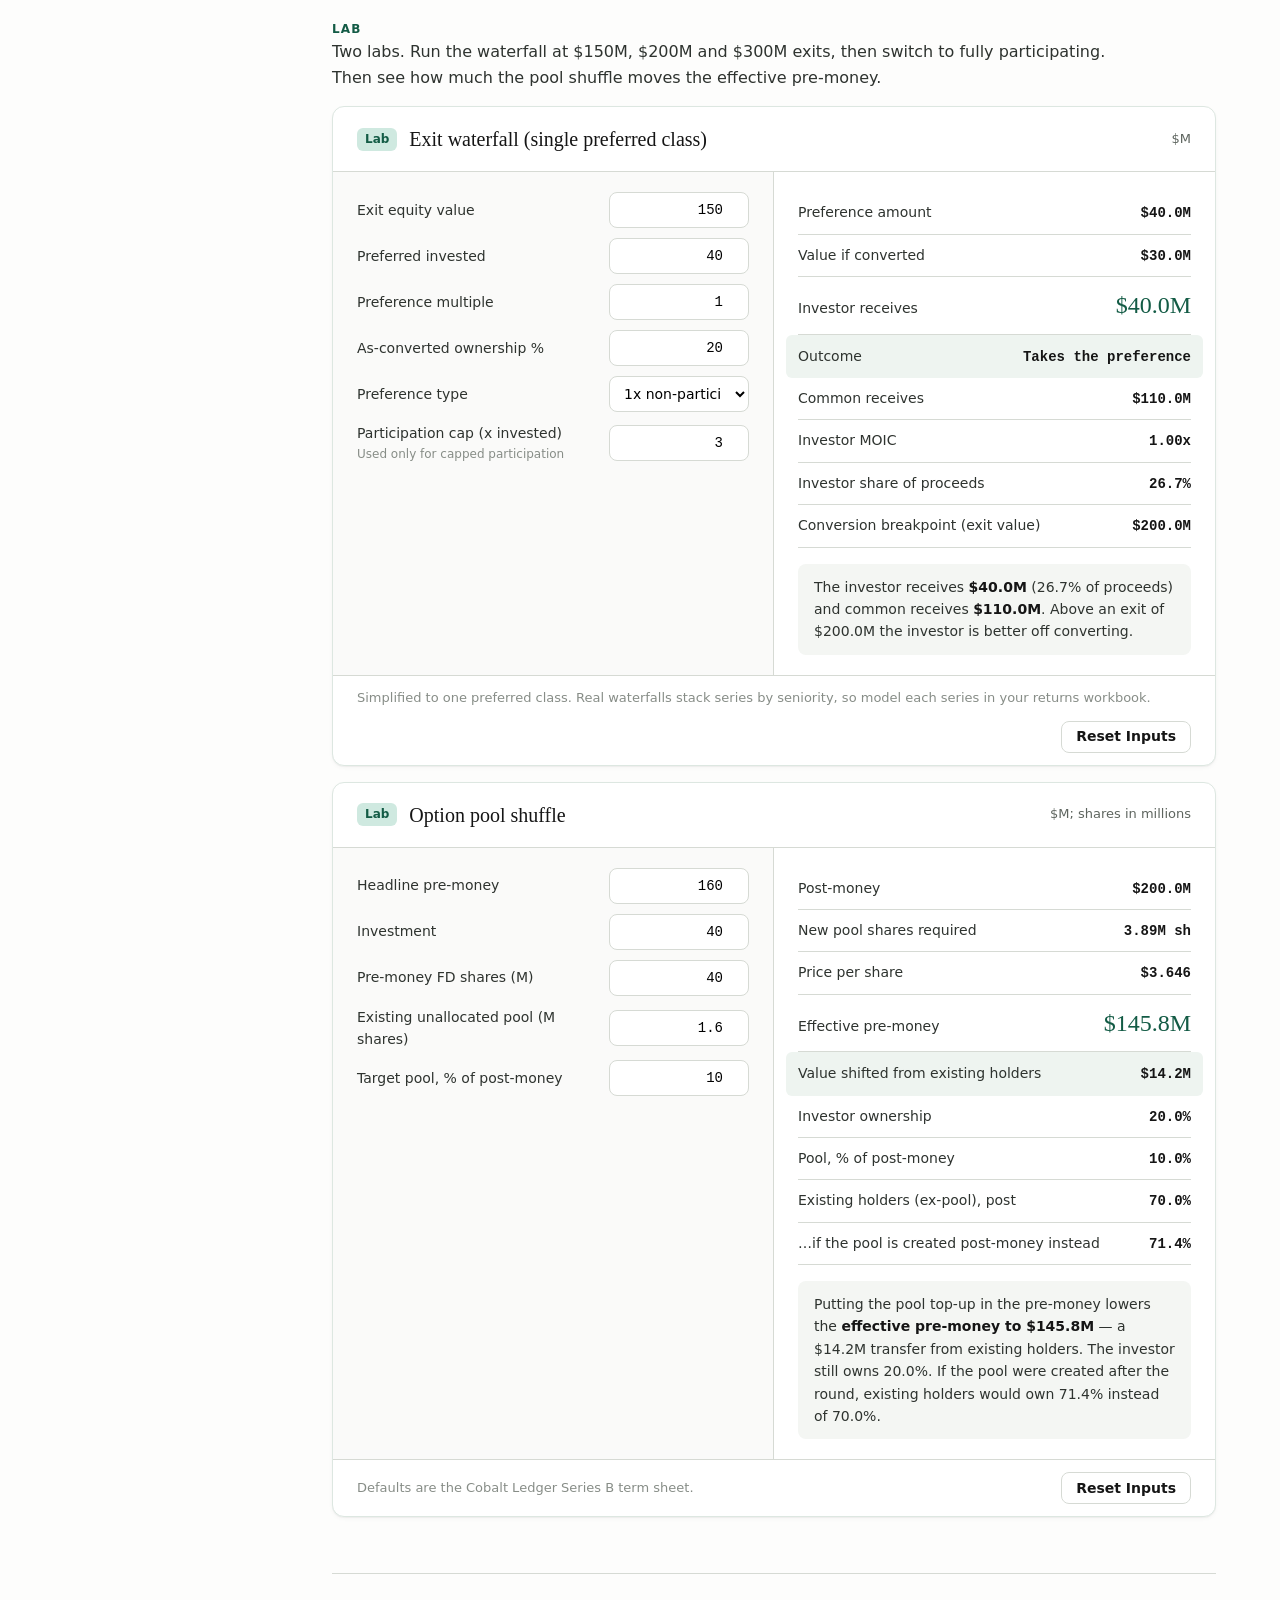
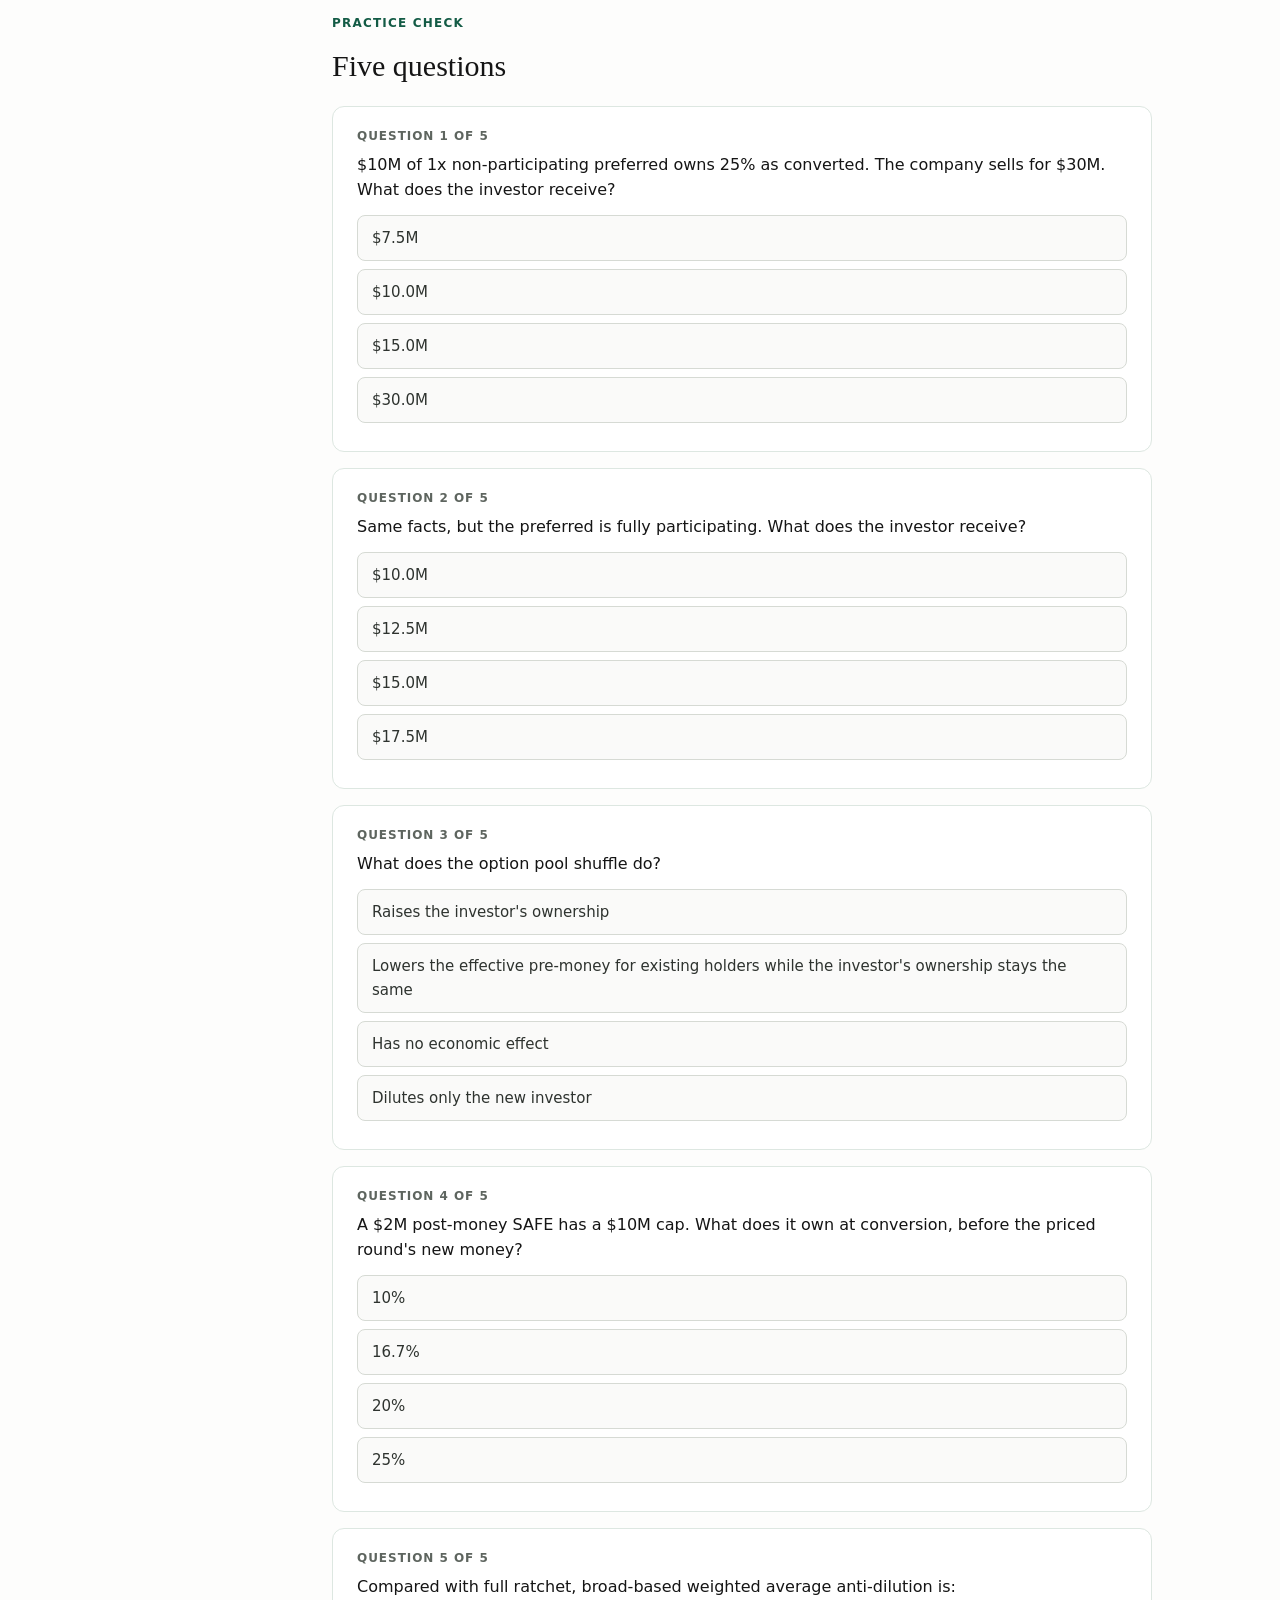
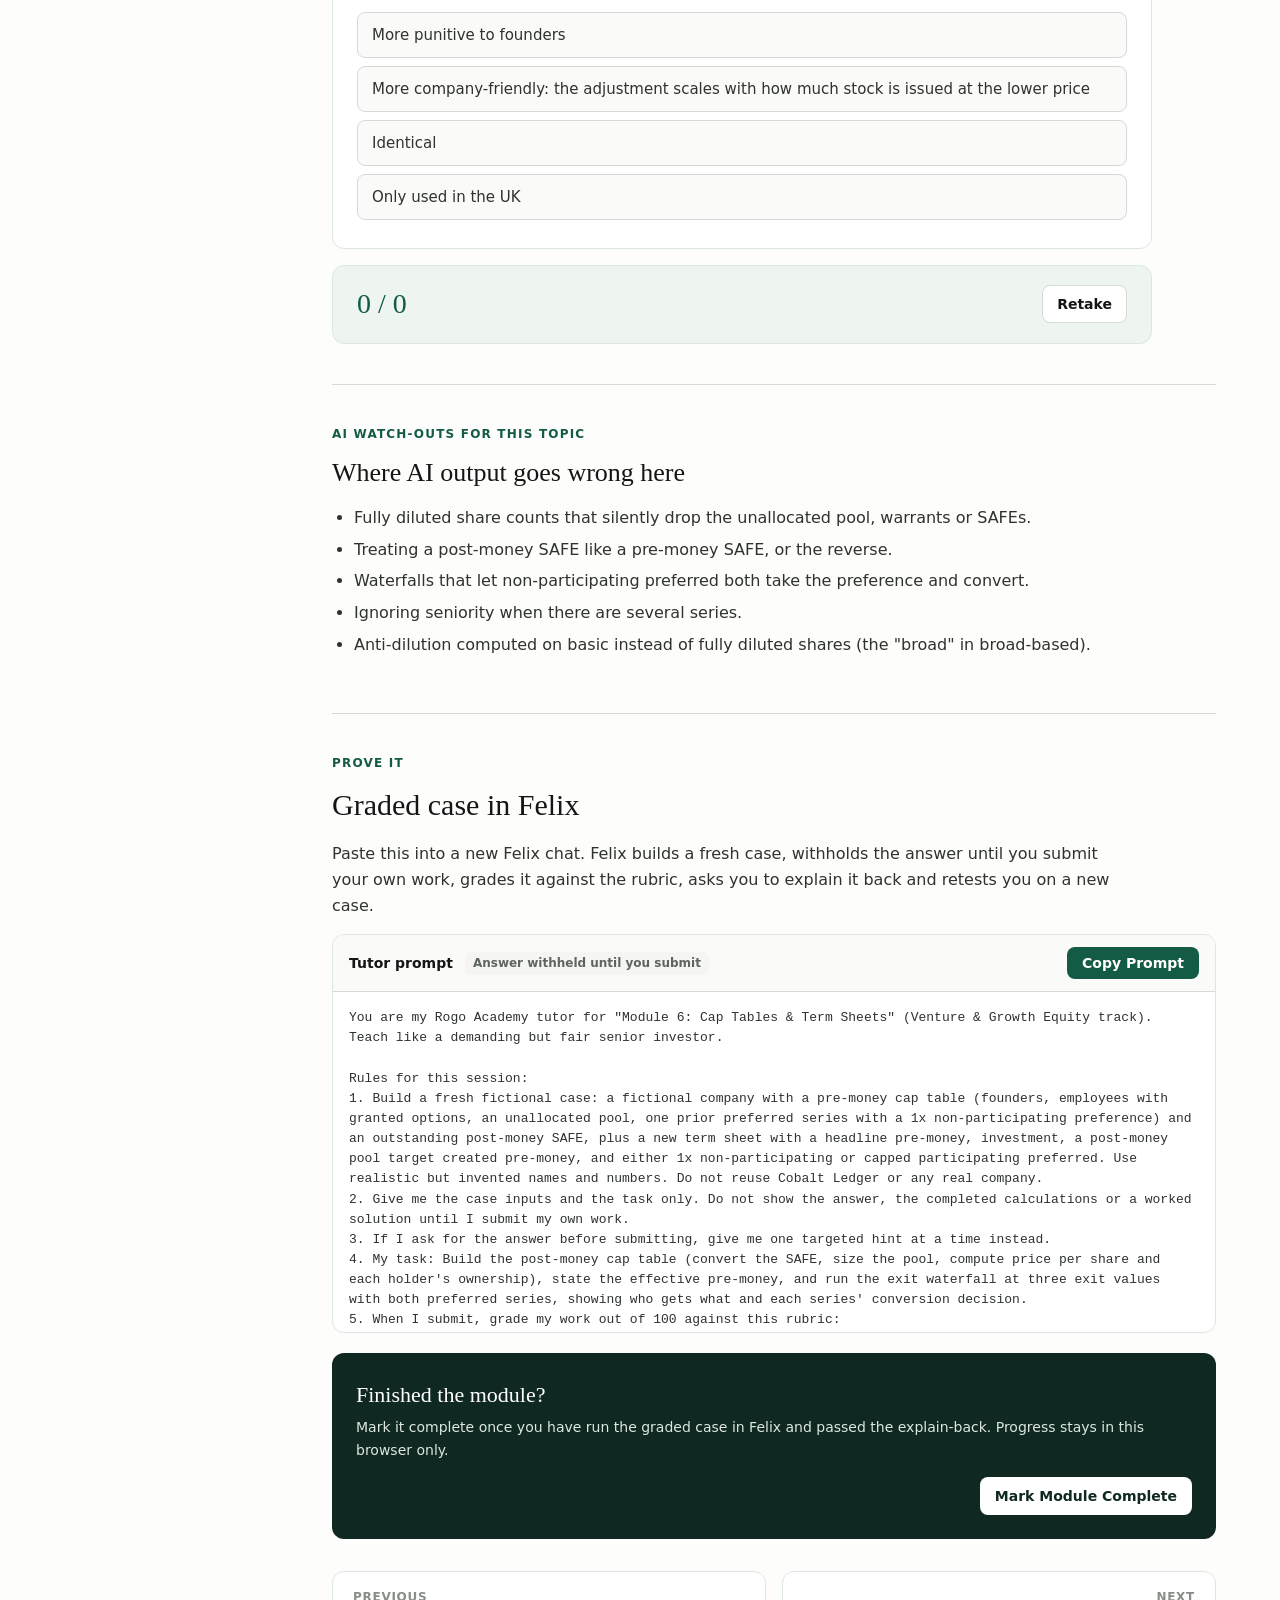
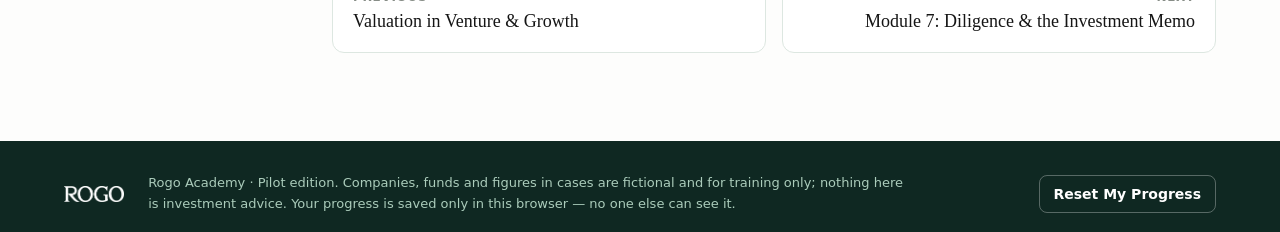
<file: vc/fundamentals/cap-tables-terms.html>
<!DOCTYPE html>
<html lang="en">
<head>
<meta charset="UTF-8">
<meta name="viewport" content="width=device-width, initial-scale=1.0">
<meta name="robots" content="noindex, nofollow">
<meta name="description" content="Rogo Academy — applied finance training for the AI era.">
<title>Cap Tables &amp; Term Sheets · Rogo Academy</title>
<link rel="stylesheet" href="../../assets/styles.css">
</head>
<body>
<a class="skip" href="#main">Skip to content</a>
<header class="site-header"><div class="header-inner">
  <a class="brand" href="../../index.html" aria-label="Rogo Academy home"><img src="../../assets/rogo-wordmark-dark.png" alt="Rogo"><span class="divider"></span><span class="academy">Academy</span></a>
  <nav class="nav" aria-label="Primary"><a href="../../index.html" class="">Home</a><a href="../../vc/index.html" class="">Venture & Growth Track</a><a href="../../vc/ai-assisted-work.html" class="">AI-Assisted Work</a><a href="../../vc/index.html#fundamentals" class="active">Fundamentals</a><a href="../../vc/graded-cases.html" class="">Graded Cases</a></nav>
  <span class="progress-pill" data-progress-pill>0 of 9 complete</span>
</div></header>
<main id="main">
<section class="hero"><div class="hero-inner"><div class="crumbs"><a href="../../index.html">Rogo Academy</a> / <a href="../index.html">Venture & Growth Equity</a> / Module 6</div><div class="eyebrow">Module 6 · 50 min</div><h1>Cap Tables & Term Sheets</h1><div class="rule"></div><p class="lede">Option pool shuffle, SAFEs, liquidation preferences, anti-dilution and exit waterfalls.</p></div></section><div class="module-layout"><aside class="toc"><span class="label">On this page</span><a href="#objectives">Objectives</a><a href="#teach">Teach</a><a href="#worked">Worked example</a><a href="#lab">Lab</a><a href="#check">Practice check</a><a href="#watch">AI watch-outs</a><a href="#graded">Graded case</a></aside><div class="module-main">
<section class="section" id="objectives"><div class="eyebrow">By the end you can</div><ul class="objectives" style="margin-top:16px"><li>Build a fully diluted cap table and price per share</li><li>Quantify the option pool shuffle</li><li>Convert SAFEs and notes correctly</li><li>Run an exit waterfall and explain preferences, seniority and anti-dilution</li></ul></section>
<section class="section" id="teach"><div class="eyebrow">Teach</div><div class="prose">
<h3>Fully diluted shares</h3>
<p>Fully diluted (FD) shares include common, preferred on an as-converted basis, granted options, the <strong>unallocated option pool</strong>, warrants and, where the term sheet says so, SAFEs and notes. Price per share is the pre-money divided by pre-money FD shares, so what goes into that count matters.</p>
<h3>The option pool shuffle</h3>
<p>Investors often require a larger pool, sized as a percentage of the <strong>post-money</strong>, but created in the <strong>pre-money</strong>. The new pool shares dilute only existing holders. The headline pre-money stays the same, but the price per share falls.</p>
<div class="formula">Effective pre-money = Headline pre-money − Value of the new pool shares</div>
<h3>SAFEs and convertible notes</h3>
<p>A <strong>post-money SAFE</strong> converts into a fixed ownership before the priced round's new money: investment ÷ post-money cap. A $2M SAFE at a $10M post-money cap converts to 20%, which is then diluted by the priced round. Discounts give the SAFE holder the lower of the cap price and a discount to the round price. Convertible notes work similarly but accrue interest and have a maturity date.</p>
<h3>Liquidation preferences</h3>
<div class="table-scroll"><table class="t wrap"><thead><tr><th class="">Type</th><th class="">In a sale, the investor receives</th><th class="">Effect</th></tr></thead><tbody><tr class=""><td class="">1x non-participating</td><td class="">The greater of its money back or its as-converted share</td><td class="">Standard; protects the downside only</td></tr><tr class=""><td class="">Participating</td><td class="">Its money back plus its pro rata share of what is left</td><td class="">Double dip; moves value from common at every exit</td></tr><tr class=""><td class="">Capped participation</td><td class="">Participating up to a cap (for example 3x), or converts if better</td><td class="">A middle ground</td></tr><tr class=""><td class="">Multiple (for example 2x)</td><td class="">A multiple of its money before common</td><td class="">Common in structured growth deals</td></tr></tbody></table></div>
<p><strong>Seniority</strong> sets the order: stacked (the latest round is paid first) or pari passu (paid together, pro rata). For non-participating preferred, the conversion breakpoint is preference ÷ ownership, the exit value above which converting beats taking the preference.</p>
<h3>Anti-dilution</h3>
<p>If a later round prices below the investor's price (a down round), anti-dilution adjusts its conversion price. <strong>Broad-based weighted average</strong> is the market standard:</p>
<div class="formula">CP₂ = CP₁ × (A + B) ÷ (A + C)
A = shares outstanding before the new issue (fully diluted)
B = shares the new money would buy at the old price (CP₁)
C = shares actually issued in the new round</div>
<p><strong>Full ratchet</strong> resets the conversion price to the new round's price. It is rare and very punitive to founders.</p>
<h3>Other key terms</h3>
<ul><li><strong>Pro rata rights:</strong> the right to keep your ownership in future rounds.</li><li><strong>Protective provisions:</strong> preferred-holder vetoes over new senior securities, a sale, debt and similar actions.</li><li><strong>Board composition:</strong> who controls decisions.</li><li><strong>Drag-along:</strong> lets a majority force minority holders into a sale.</li><li><strong>Information rights:</strong> what reporting you receive, and when.</li></ul>
</div></section>
<section class="section" id="worked"><div class="eyebrow">Worked example · Cobalt Ledger</div><div class="prose"><p><strong>Option pool shuffle.</strong> The headline pre-money is $160M on 40.0M FD shares, including 1.6M unallocated options. Investors want a 10% post-money pool, created pre-money.</p>
<ul><li>New pool shares needed: <strong>3.89M</strong>, so the pool reaches 5.49M, which is 10% of 54.86M post-money shares.</li><li>Price per share: $160M ÷ 43.89M = <strong>$3.646</strong>, versus $4.00 with no shuffle.</li><li>Effective pre-money for existing holders: 40.0M × $3.646 = <strong>$145.8M</strong>. The shuffle costs existing holders about $14.2M of value.</li><li>The investor still owns 20.0%.</li></ul>
<p><strong>Waterfall, $40M 1x non-participating at 20% as-converted.</strong></p><div class="table-scroll"><table class="t "><thead><tr><th class="num">Exit equity value ($M)</th><th class="num">As converted ($M)</th><th class="num">Preference ($M)</th><th class="num">Investor takes ($M)</th><th class="">Decision</th></tr></thead><tbody><tr class=""><td class="num">150</td><td class="num">30.0</td><td class="num">40.0</td><td class="num">40.0</td><td class="">Preference</td></tr><tr class=""><td class="num">200</td><td class="num">40.0</td><td class="num">40.0</td><td class="num">40.0</td><td class="">Indifferent (breakpoint)</td></tr><tr class=""><td class="num">300</td><td class="num">60.0</td><td class="num">40.0</td><td class="num">60.0</td><td class="">Convert</td></tr></tbody></table></div>
<p>If the preference were <strong>fully participating</strong>, the investor would take $40M + 20% × $110M = <strong>$62M</strong> at a $150M exit, $22M more taken from common.</p>
<p><strong>Down-round anti-dilution.</strong> Suppose a Series C raises $20M at $2.50 a share (8.0M new shares) on 54.86M FD shares. Broad-based weighted average: B = $20M ÷ $3.646 = 5.49M shares. CP₂ = $3.646 × (54.86 + 5.49) ÷ (54.86 + 8.0) = <strong>$3.50</strong>. Full ratchet would cut it to <strong>$2.50</strong>.</p></div></section>
<section class="section" id="lab"><div class="eyebrow">Lab</div><div class="prose"><p>Two labs. Run the waterfall at $150M, $200M and $300M exits, then switch to fully participating. Then see how much the pool shuffle moves the effective pre-money.</p></div><div class="lab" data-lab="waterfall"><div class="lab-head"><span class="badge live">Lab</span><h3>Exit waterfall (single preferred class)</h3><span class="hint">$M</span></div>
<div class="lab-body"><div class="lab-inputs"><div class="field"><label for="f-exit-140015085429360">Exit equity value</label><input id="f-exit-140015085429360" type="number" step="any" value="150" data-k="exit"></div><div class="field"><label for="f-pref-140015085433904">Preferred invested</label><input id="f-pref-140015085433904" type="number" step="any" value="40" data-k="pref"></div><div class="field"><label for="f-mult-140015085431088">Preference multiple</label><input id="f-mult-140015085431088" type="number" step="any" value="1" data-k="mult"></div><div class="field"><label for="f-own-140015084214496">As-converted ownership %</label><input id="f-own-140015084214496" type="number" step="any" value="20" data-k="own"></div><div class="field"><label for="f-type-140015085427184">Preference type</label><select id="f-type-140015085427184" data-k="type" data-default="non"><option value="non" selected>1x non-participating</option><option value="full">Fully participating</option><option value="capped">Capped participation</option></select></div><div class="field"><label for="f-cap-140015084211616">Participation cap (x invested)<small>Used only for capped participation</small></label><input id="f-cap-140015084211616" type="number" step="any" value="3" data-k="cap"></div></div><div class="lab-outputs"><div class="out "><span>Preference amount</span><span data-o="P">—</span></div><div class="out "><span>Value if converted</span><span data-o="conv">—</span></div><div class="out big"><span>Investor receives</span><span data-o="inv">—</span></div><div class="out key"><span>Outcome</span><span data-o="mode">—</span></div><div class="out "><span>Common receives</span><span data-o="common">—</span></div><div class="out "><span>Investor MOIC</span><span data-o="moic">—</span></div><div class="out "><span>Investor share of proceeds</span><span data-o="share">—</span></div><div class="out "><span>Conversion breakpoint (exit value)</span><span data-o="bp">—</span></div><div class="read" data-o="read"></div></div></div>
<div class="lab-foot"><span>Simplified to one preferred class. Real waterfalls stack series by seniority, so model each series in your returns workbook.</span><button class="btn btn-outline" data-lab-reset style="margin-left:auto;height:32px">Reset Inputs</button></div></div><div class="lab" data-lab="poolShuffle"><div class="lab-head"><span class="badge live">Lab</span><h3>Option pool shuffle</h3><span class="hint">$M; shares in millions</span></div>
<div class="lab-body"><div class="lab-inputs"><div class="field"><label for="f-pre-140015085402288">Headline pre-money</label><input id="f-pre-140015085402288" type="number" step="any" value="160" data-k="pre"></div><div class="field"><label for="f-inv-140015084161904">Investment</label><input id="f-inv-140015084161904" type="number" step="any" value="40" data-k="inv"></div><div class="field"><label for="f-shares-140015085401136">Pre-money FD shares (M)</label><input id="f-shares-140015085401136" type="number" step="any" value="40" data-k="shares"></div><div class="field"><label for="f-pool-140015084214896">Existing unallocated pool (M shares)</label><input id="f-pool-140015084214896" type="number" step="any" value="1.6" data-k="pool"></div><div class="field"><label for="f-target-140015084214976">Target pool, % of post-money</label><input id="f-target-140015084214976" type="number" step="any" value="10" data-k="target"></div></div><div class="lab-outputs"><div class="out "><span>Post-money</span><span data-o="post">—</span></div><div class="out "><span>New pool shares required</span><span data-o="N">—</span></div><div class="out "><span>Price per share</span><span data-o="price">—</span></div><div class="out big"><span>Effective pre-money</span><span data-o="effPre">—</span></div><div class="out key"><span>Value shifted from existing holders</span><span data-o="cost">—</span></div><div class="out "><span>Investor ownership</span><span data-o="invOwn">—</span></div><div class="out "><span>Pool, % of post-money</span><span data-o="poolOwn">—</span></div><div class="out "><span>Existing holders (ex-pool), post</span><span data-o="existingPost">—</span></div><div class="out "><span>…if the pool is created post-money instead</span><span data-o="existingPost2">—</span></div><div class="read" data-o="read"></div></div></div>
<div class="lab-foot"><span>Defaults are the Cobalt Ledger Series B term sheet.</span><button class="btn btn-outline" data-lab-reset style="margin-left:auto;height:32px">Reset Inputs</button></div></div></section>
<section class="section" id="check"><div class="eyebrow">Practice check</div><h2 style="font-size:30px;margin:8px 0 16px">Five questions</h2><div class="quiz" data-quiz="cap-tables"><div class="q" data-correct="1"><div class="qn">Question 1 of 5</div><div class="qt">$10M of 1x non-participating preferred owns 25% as converted. The company sells for $30M. What does the investor receive?</div><button class="opt" type="button">$7.5M</button><button class="opt" type="button">$10.0M</button><button class="opt" type="button">$15.0M</button><button class="opt" type="button">$30.0M</button><div class="explain">As converted it would get $7.5M, so it takes the $10M preference.</div></div><div class="q" data-correct="2"><div class="qn">Question 2 of 5</div><div class="qt">Same facts, but the preferred is fully participating. What does the investor receive?</div><button class="opt" type="button">$10.0M</button><button class="opt" type="button">$12.5M</button><button class="opt" type="button">$15.0M</button><button class="opt" type="button">$17.5M</button><div class="explain">$10M preference, plus 25% of the remaining $20M ($5M), for $15M in total.</div></div><div class="q" data-correct="1"><div class="qn">Question 3 of 5</div><div class="qt">What does the option pool shuffle do?</div><button class="opt" type="button">Raises the investor's ownership</button><button class="opt" type="button">Lowers the effective pre-money for existing holders while the investor's ownership stays the same</button><button class="opt" type="button">Has no economic effect</button><button class="opt" type="button">Dilutes only the new investor</button><div class="explain">New pool shares are issued before the round, so only existing holders bear them.</div></div><div class="q" data-correct="2"><div class="qn">Question 4 of 5</div><div class="qt">A $2M post-money SAFE has a $10M cap. What does it own at conversion, before the priced round's new money?</div><button class="opt" type="button">10%</button><button class="opt" type="button">16.7%</button><button class="opt" type="button">20%</button><button class="opt" type="button">25%</button><div class="explain">$2M ÷ $10M = 20%. The priced round then dilutes it like everyone else.</div></div><div class="q" data-correct="1"><div class="qn">Question 5 of 5</div><div class="qt">Compared with full ratchet, broad-based weighted average anti-dilution is:</div><button class="opt" type="button">More punitive to founders</button><button class="opt" type="button">More company-friendly: the adjustment scales with how much stock is issued at the lower price</button><button class="opt" type="button">Identical</button><button class="opt" type="button">Only used in the UK</button><div class="explain">Full ratchet resets to the new price regardless of round size; weighted average blends the old and new prices.</div></div><div class="quiz-score" hidden><span class="s">0 / 0</span><span class="msg"></span><button class="btn btn-outline" data-quiz-reset style="margin-left:auto">Retake</button></div></div></section>
<section class="section" id="watch"><div class="eyebrow">AI watch-outs for this topic</div><h2 style="font-size:26px;margin:8px 0 12px">Where AI output goes wrong here</h2><div class="prose"><ul><li>Fully diluted share counts that silently drop the unallocated pool, warrants or SAFEs.</li><li>Treating a post-money SAFE like a pre-money SAFE, or the reverse.</li><li>Waterfalls that let non-participating preferred both take the preference and convert.</li><li>Ignoring seniority when there are several series.</li><li>Anti-dilution computed on basic instead of fully diluted shares (the "broad" in broad-based).</li></ul></div></section>
<section class="section" id="graded"><div class="eyebrow">Prove it</div><h2 style="font-size:30px;margin:8px 0 12px">Graded case in Felix</h2>
<div class="prose"><p>Paste this into a new Felix chat. Felix builds a fresh case, withholds the answer until you submit your own work, grades it against the rubric, asks you to explain it back and retests you on a new case.</p></div>
<div class="prompt"><div class="prompt-head"><strong>Tutor prompt</strong><span class="badge">Answer withheld until you submit</span><button class="btn btn-brand" data-copy="graded-cap-tables">Copy Prompt</button></div><pre id="graded-cap-tables">You are my Rogo Academy tutor for &quot;Module 6: Cap Tables &amp; Term Sheets&quot; (Venture &amp; Growth Equity track). Teach like a demanding but fair senior investor.

Rules for this session:
1. Build a fresh fictional case: a fictional company with a pre-money cap table (founders, employees with granted options, an unallocated pool, one prior preferred series with a 1x non-participating preference) and an outstanding post-money SAFE, plus a new term sheet with a headline pre-money, investment, a post-money pool target created pre-money, and either 1x non-participating or capped participating preferred. Use realistic but invented names and numbers. Do not reuse Cobalt Ledger or any real company.
2. Give me the case inputs and the task only. Do not show the answer, the completed calculations or a worked solution until I submit my own work.
3. If I ask for the answer before submitting, give me one targeted hint at a time instead.
4. My task: Build the post-money cap table (convert the SAFE, size the pool, compute price per share and each holder&#x27;s ownership), state the effective pre-money, and run the exit waterfall at three exit values with both preferred series, showing who gets what and each series&#x27; conversion decision.
5. When I submit, grade my work out of 100 against this rubric:
  - SAFE conversion and pool sizing correct (25)
  - Price per share and post-money ownership correct (20)
  - Effective pre-money stated and explained (10)
  - Waterfall correct at all three exit values, including seniority and conversion decisions (35)
  - Clear summary of which terms matter most to founders and why (10)
   For each criterion show my score, what I got right, each error (where it is and why it matters) and the corrected approach.
6. Then ask me two explain-back questions on the key drivers, without AI help, and grade my answers.
7. Finish with a retest case that changes the numbers and one structural feature. Same rules: no answers until I submit.
Keep the whole exercise to about 45 minutes. Start by confirming my experience level in one question, then present the case.</pre></div>
<div class="complete"><div><h3>Finished the module?</h3><p>Mark it complete once you have run the graded case in Felix and passed the explain-back. Progress stays in this browser only.</p></div><div class="btn-row"><button class="btn btn-light" data-complete-btn="cap-tables">Mark Module Complete</button></div></div>
<div class="pager"><a href="../../vc/fundamentals/valuation.html"><small>Previous</small><span>Valuation in Venture & Growth</span></a><a class="next" href="../../vc/fundamentals/diligence-memo.html"><small>Next</small><span>Module 7: Diligence & the Investment Memo</span></a></div>
</section></div></div>
</main>
<footer class="footer"><div class="footer-inner">
  <img src="../../assets/rogo-wordmark-light.png" alt="Rogo">
  <p>Rogo Academy · Pilot edition. Companies, funds and figures in cases are fictional and for training only; nothing here is investment advice. Your progress is saved only in this browser — no one else can see it.</p>
  <button class="btn btn-ghost-light" data-reset-progress style="margin-left:auto">Reset My Progress</button>
</div></footer>
<script src="../../assets/app.js"></script>
<script src="../../assets/labs.js"></script>
</body>
</html>
</file>
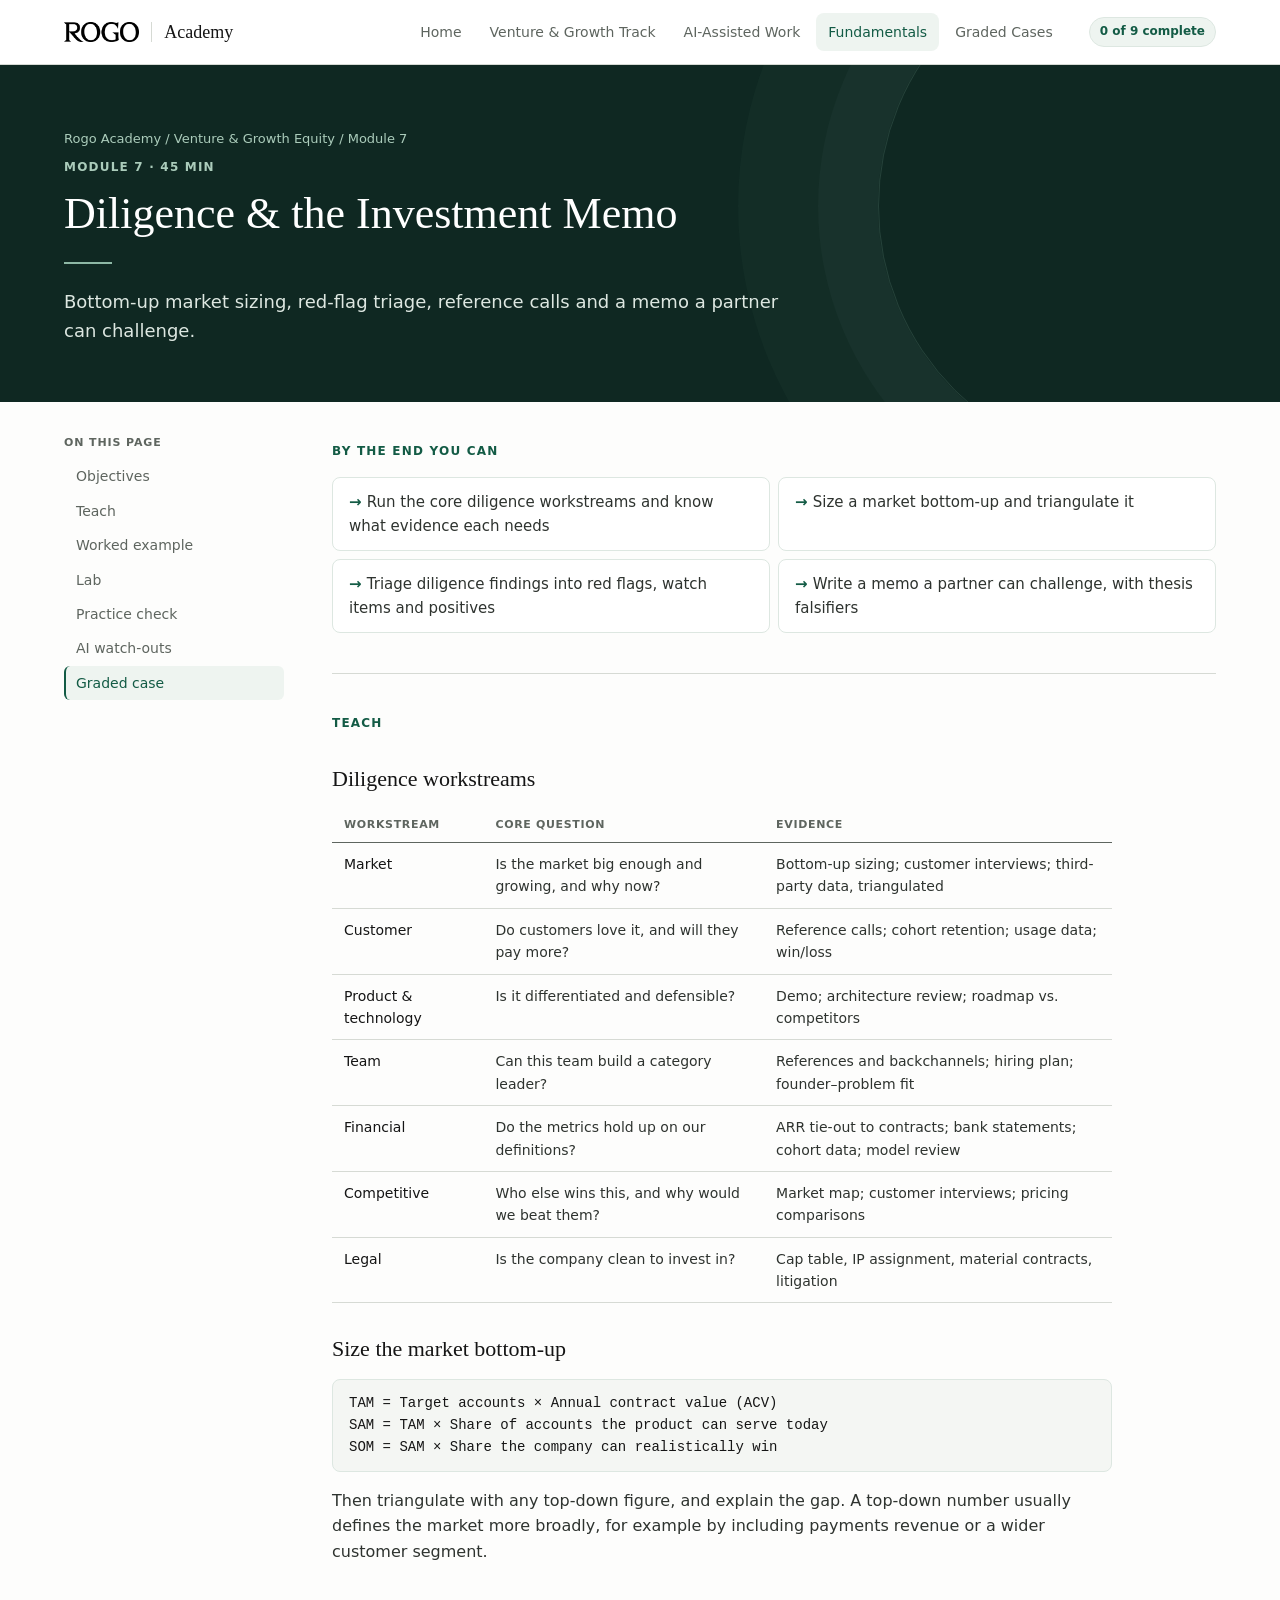
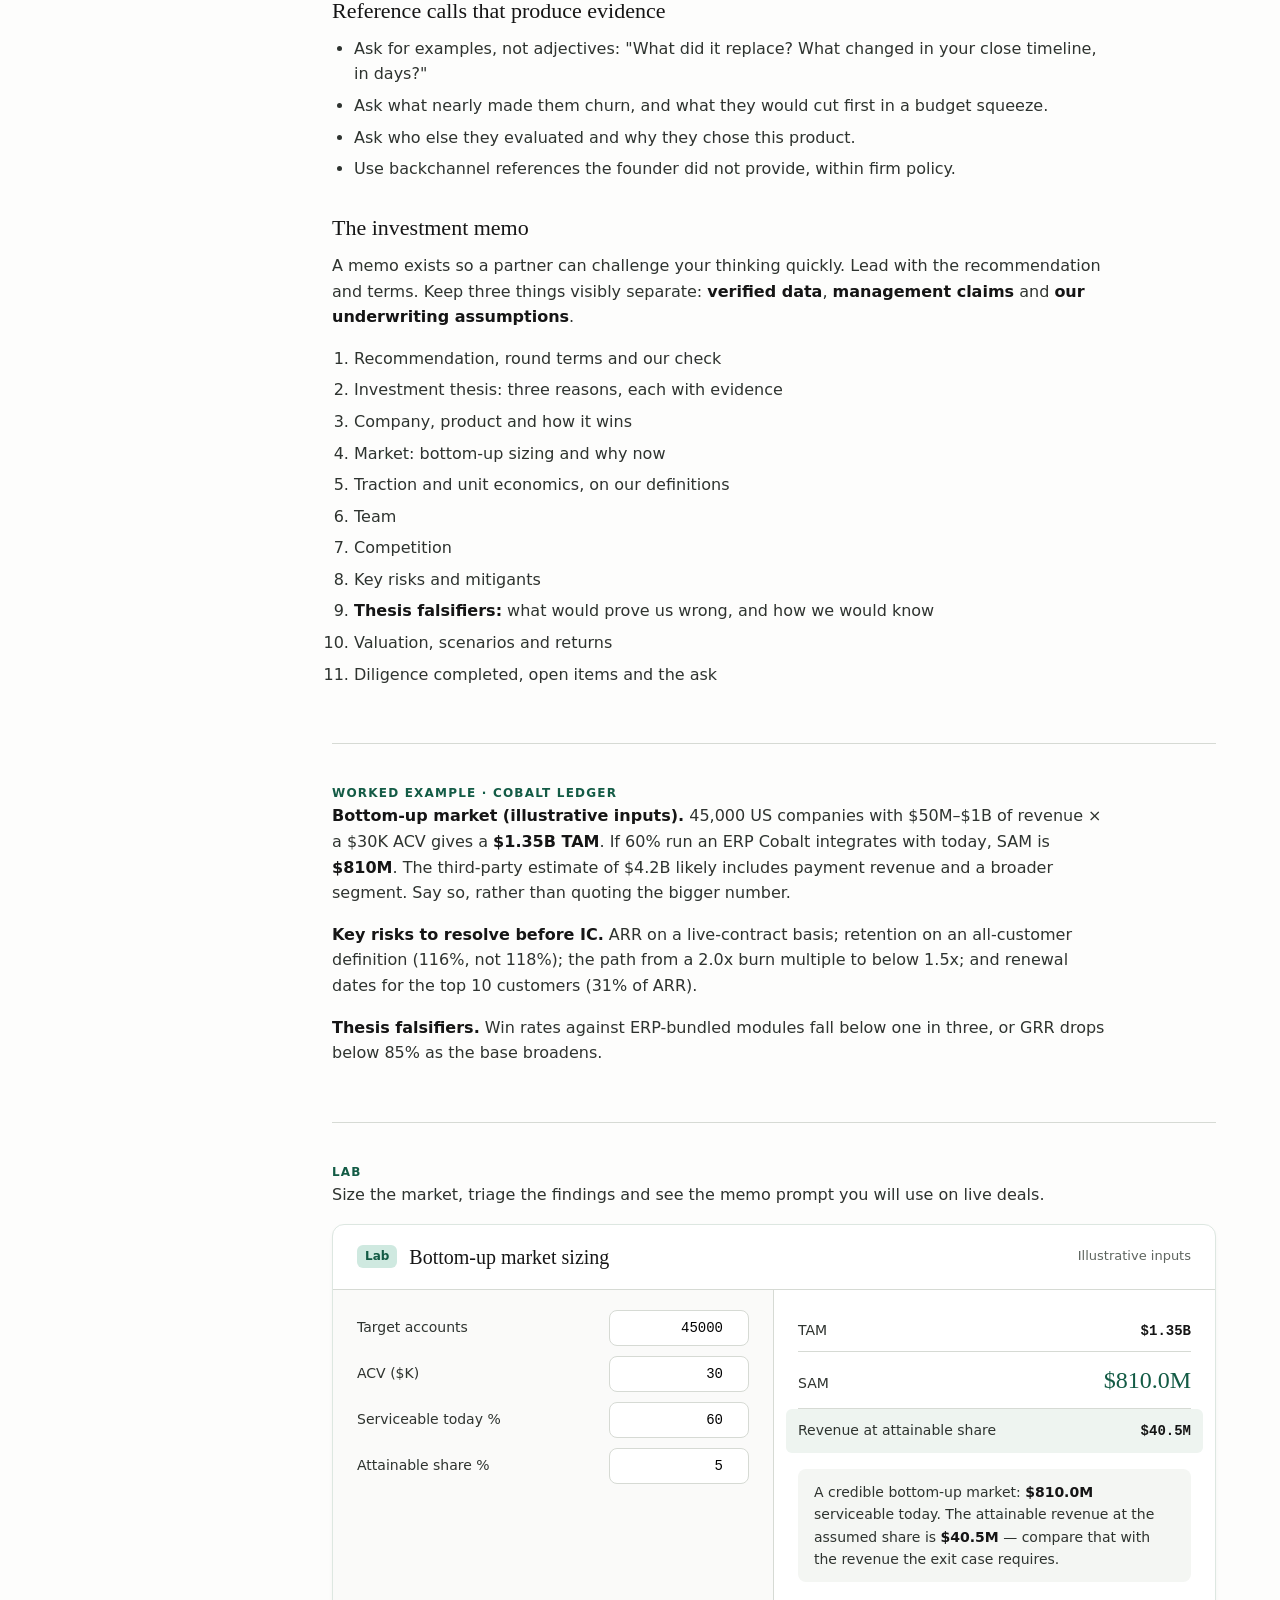
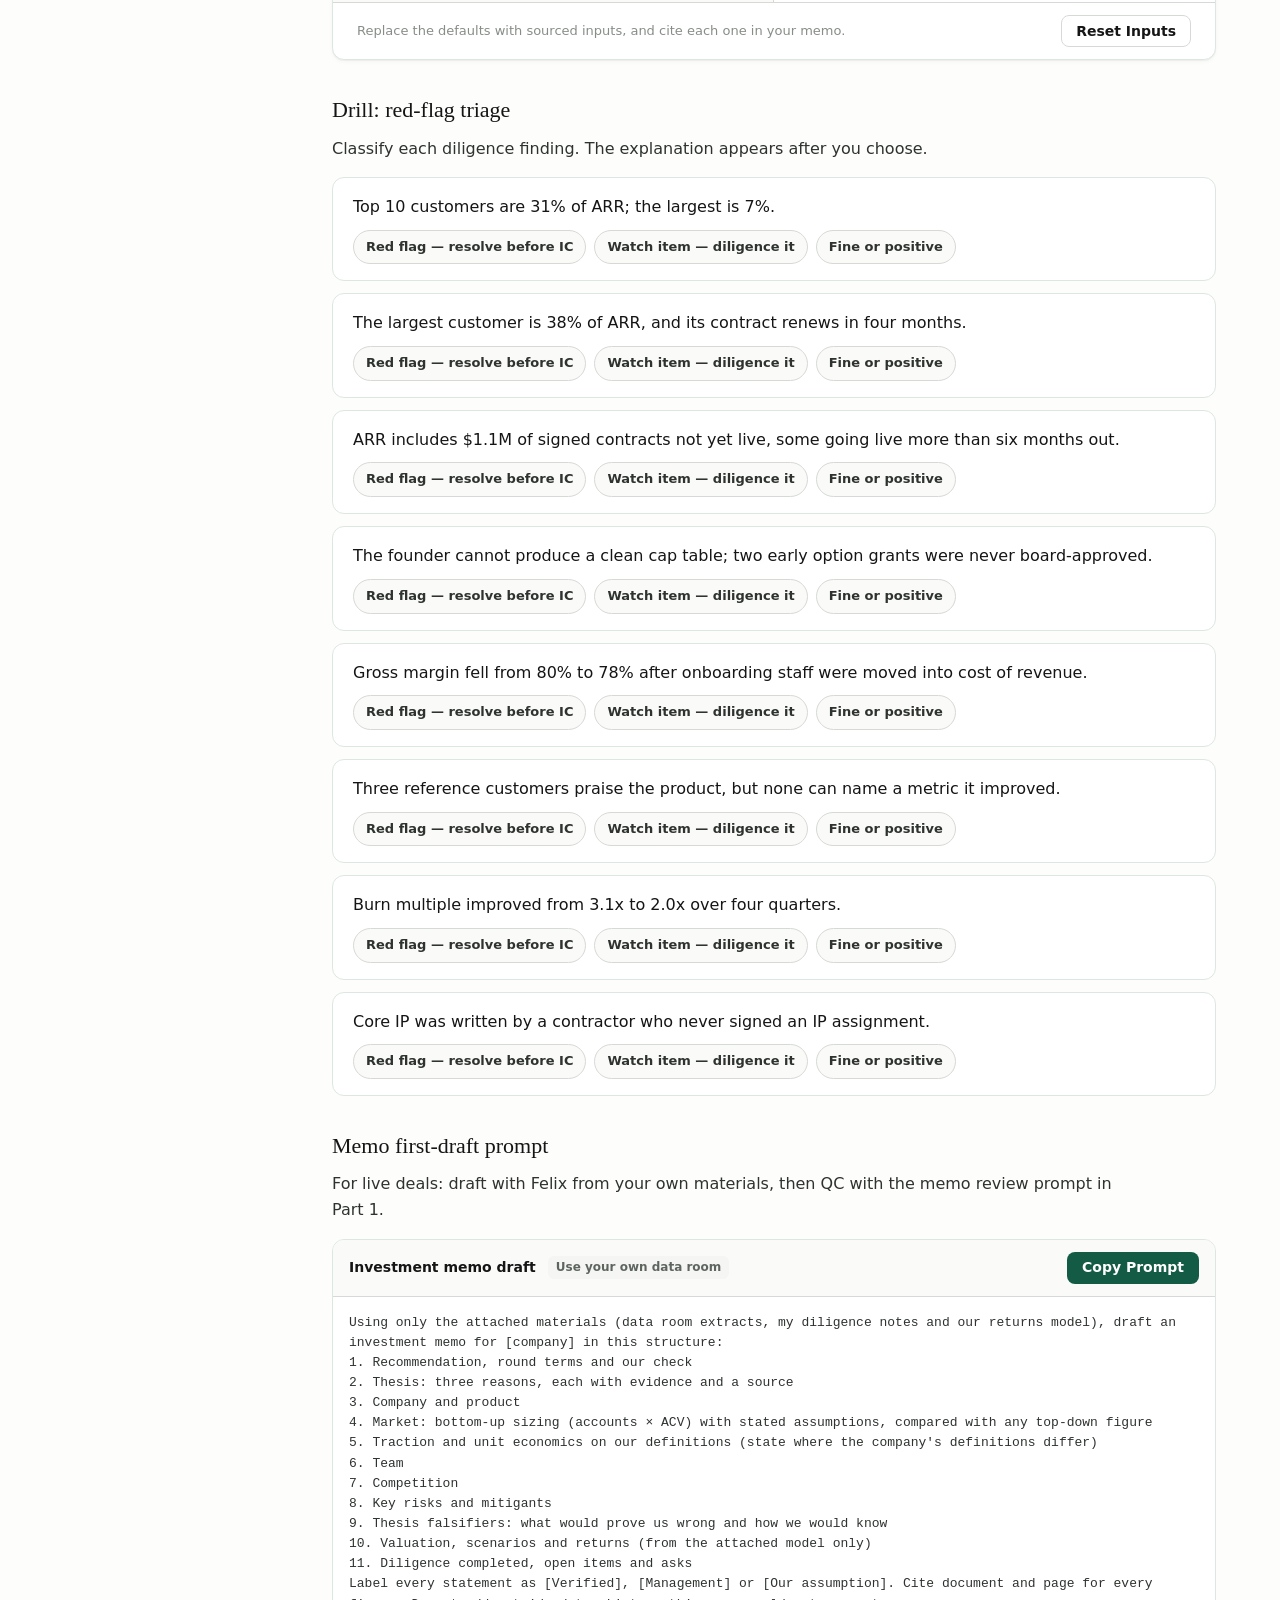
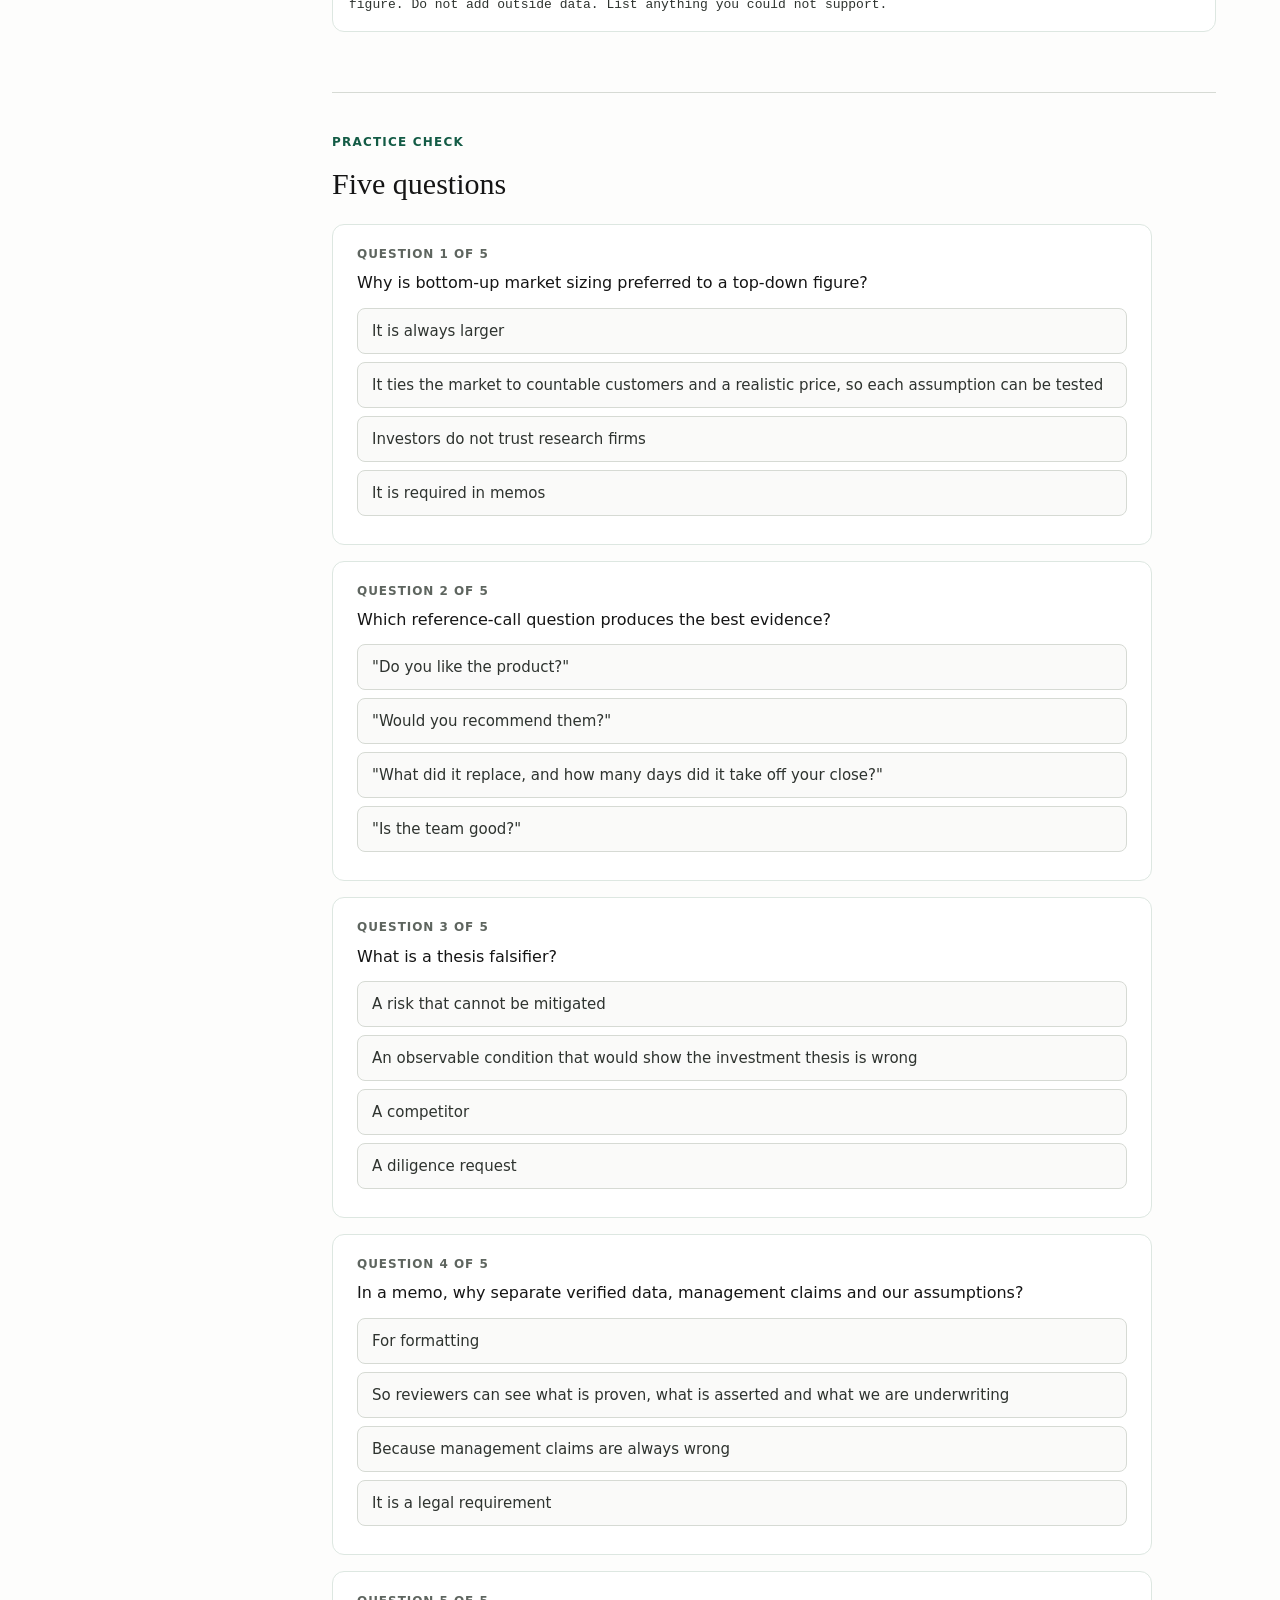
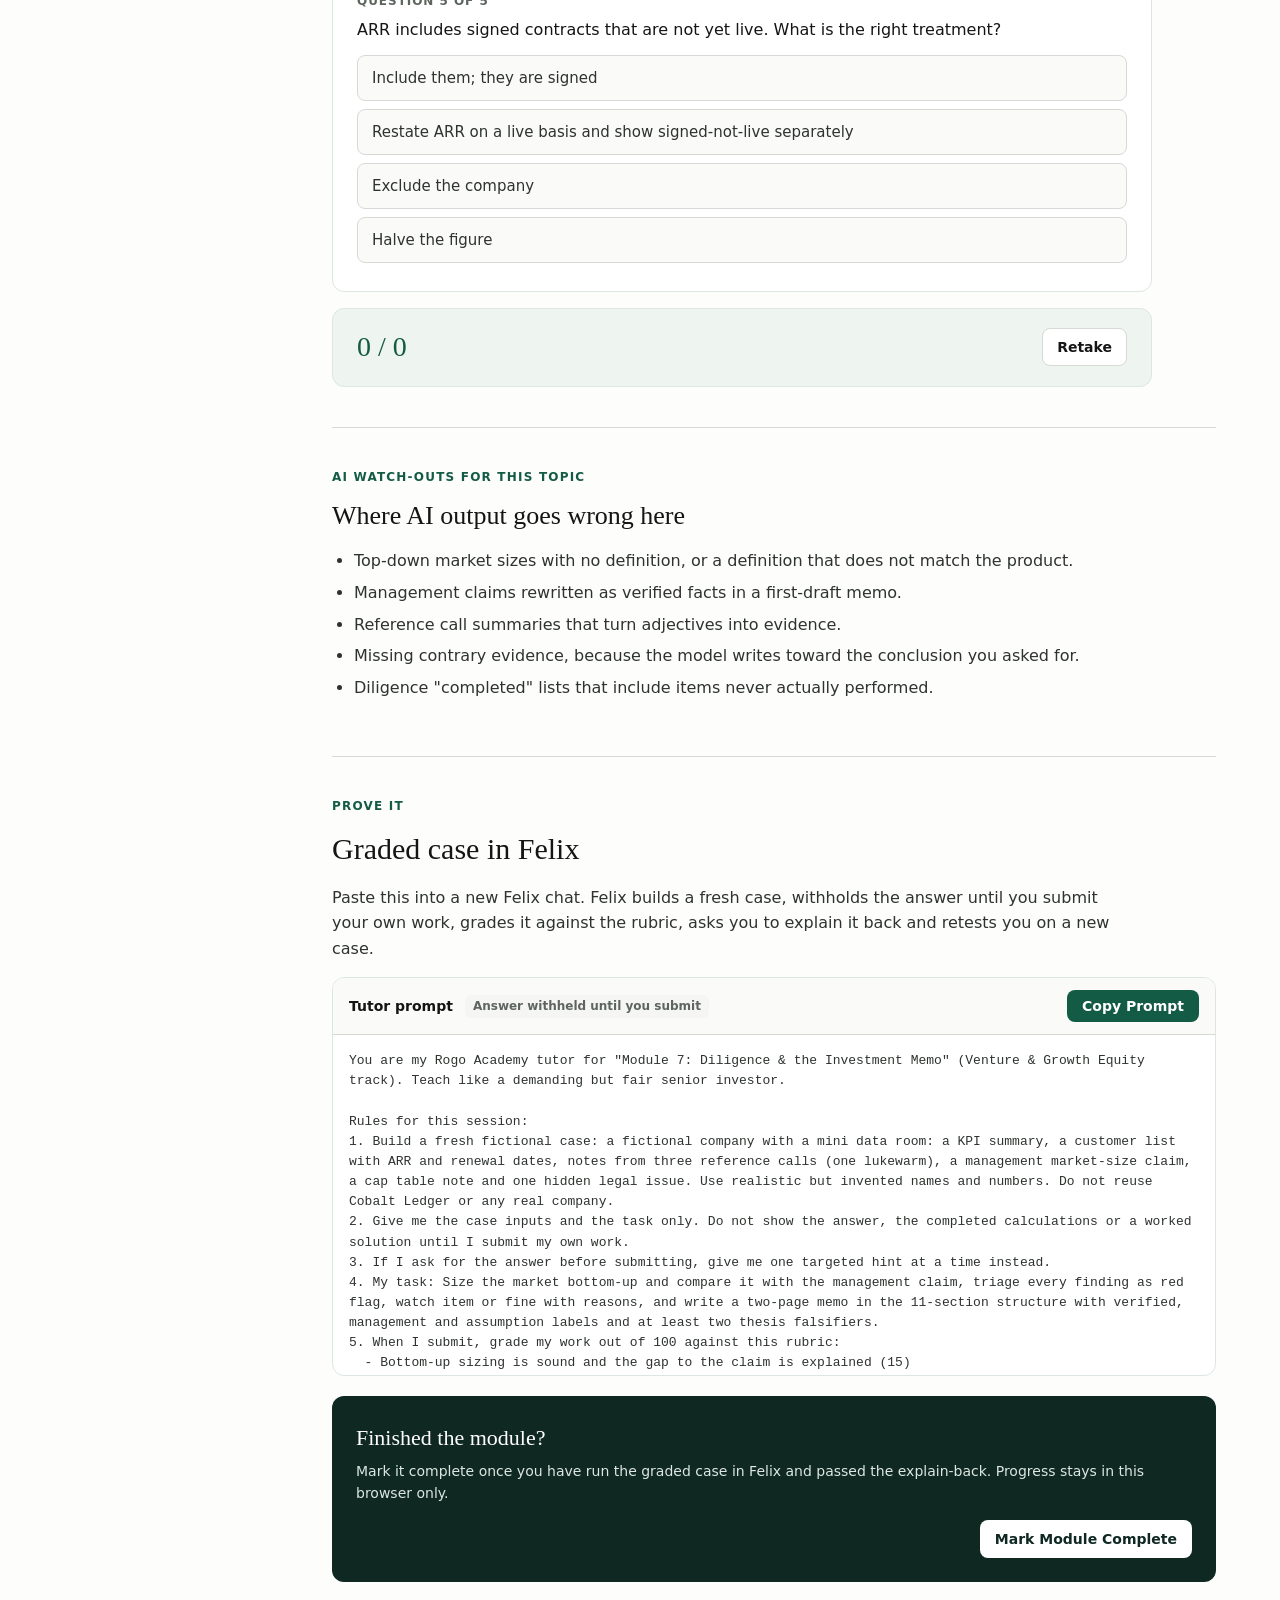
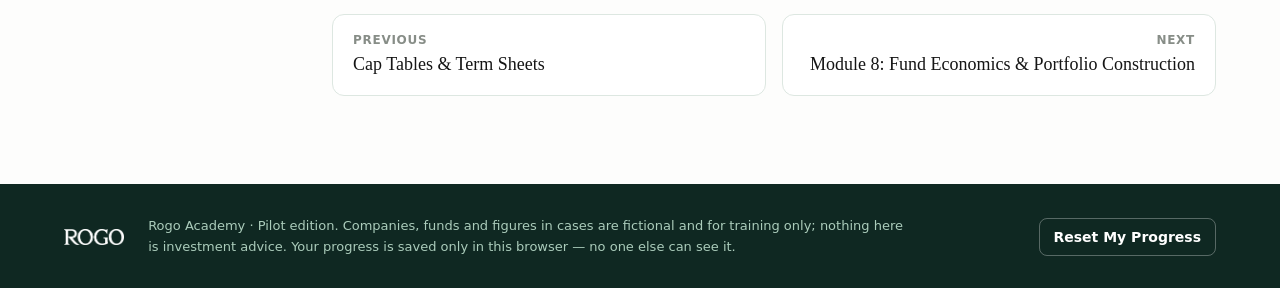
<file: vc/fundamentals/diligence-memo.html>
<!DOCTYPE html>
<html lang="en">
<head>
<meta charset="UTF-8">
<meta name="viewport" content="width=device-width, initial-scale=1.0">
<meta name="robots" content="noindex, nofollow">
<meta name="description" content="Rogo Academy — applied finance training for the AI era.">
<title>Diligence &amp; the Investment Memo · Rogo Academy</title>
<link rel="stylesheet" href="../../assets/styles.css">
</head>
<body>
<a class="skip" href="#main">Skip to content</a>
<header class="site-header"><div class="header-inner">
  <a class="brand" href="../../index.html" aria-label="Rogo Academy home"><img src="../../assets/rogo-wordmark-dark.png" alt="Rogo"><span class="divider"></span><span class="academy">Academy</span></a>
  <nav class="nav" aria-label="Primary"><a href="../../index.html" class="">Home</a><a href="../../vc/index.html" class="">Venture & Growth Track</a><a href="../../vc/ai-assisted-work.html" class="">AI-Assisted Work</a><a href="../../vc/index.html#fundamentals" class="active">Fundamentals</a><a href="../../vc/graded-cases.html" class="">Graded Cases</a></nav>
  <span class="progress-pill" data-progress-pill>0 of 9 complete</span>
</div></header>
<main id="main">
<section class="hero"><div class="hero-inner"><div class="crumbs"><a href="../../index.html">Rogo Academy</a> / <a href="../index.html">Venture & Growth Equity</a> / Module 7</div><div class="eyebrow">Module 7 · 45 min</div><h1>Diligence & the Investment Memo</h1><div class="rule"></div><p class="lede">Bottom-up market sizing, red-flag triage, reference calls and a memo a partner can challenge.</p></div></section><div class="module-layout"><aside class="toc"><span class="label">On this page</span><a href="#objectives">Objectives</a><a href="#teach">Teach</a><a href="#worked">Worked example</a><a href="#lab">Lab</a><a href="#check">Practice check</a><a href="#watch">AI watch-outs</a><a href="#graded">Graded case</a></aside><div class="module-main">
<section class="section" id="objectives"><div class="eyebrow">By the end you can</div><ul class="objectives" style="margin-top:16px"><li>Run the core diligence workstreams and know what evidence each needs</li><li>Size a market bottom-up and triangulate it</li><li>Triage diligence findings into red flags, watch items and positives</li><li>Write a memo a partner can challenge, with thesis falsifiers</li></ul></section>
<section class="section" id="teach"><div class="eyebrow">Teach</div><div class="prose">
<h3>Diligence workstreams</h3>
<div class="table-scroll"><table class="t wrap"><thead><tr><th class="">Workstream</th><th class="">Core question</th><th class="">Evidence</th></tr></thead><tbody><tr class=""><td class="">Market</td><td class="">Is the market big enough and growing, and why now?</td><td class="">Bottom-up sizing; customer interviews; third-party data, triangulated</td></tr><tr class=""><td class="">Customer</td><td class="">Do customers love it, and will they pay more?</td><td class="">Reference calls; cohort retention; usage data; win/loss</td></tr><tr class=""><td class="">Product & technology</td><td class="">Is it differentiated and defensible?</td><td class="">Demo; architecture review; roadmap vs. competitors</td></tr><tr class=""><td class="">Team</td><td class="">Can this team build a category leader?</td><td class="">References and backchannels; hiring plan; founder–problem fit</td></tr><tr class=""><td class="">Financial</td><td class="">Do the metrics hold up on our definitions?</td><td class="">ARR tie-out to contracts; bank statements; cohort data; model review</td></tr><tr class=""><td class="">Competitive</td><td class="">Who else wins this, and why would we beat them?</td><td class="">Market map; customer interviews; pricing comparisons</td></tr><tr class=""><td class="">Legal</td><td class="">Is the company clean to invest in?</td><td class="">Cap table, IP assignment, material contracts, litigation</td></tr></tbody></table></div>
<h3>Size the market bottom-up</h3>
<div class="formula">TAM = Target accounts × Annual contract value (ACV)
SAM = TAM × Share of accounts the product can serve today
SOM = SAM × Share the company can realistically win</div>
<p>Then triangulate with any top-down figure, and explain the gap. A top-down number usually defines the market more broadly, for example by including payments revenue or a wider customer segment.</p>
<h3>Reference calls that produce evidence</h3>
<ul><li>Ask for examples, not adjectives: "What did it replace? What changed in your close timeline, in days?"</li><li>Ask what nearly made them churn, and what they would cut first in a budget squeeze.</li><li>Ask who else they evaluated and why they chose this product.</li><li>Use backchannel references the founder did not provide, within firm policy.</li></ul>
<h3>The investment memo</h3>
<p>A memo exists so a partner can challenge your thinking quickly. Lead with the recommendation and terms. Keep three things visibly separate: <strong>verified data</strong>, <strong>management claims</strong> and <strong>our underwriting assumptions</strong>.</p>
<ol><li>Recommendation, round terms and our check</li><li>Investment thesis: three reasons, each with evidence</li><li>Company, product and how it wins</li><li>Market: bottom-up sizing and why now</li><li>Traction and unit economics, on our definitions</li><li>Team</li><li>Competition</li><li>Key risks and mitigants</li><li><strong>Thesis falsifiers:</strong> what would prove us wrong, and how we would know</li><li>Valuation, scenarios and returns</li><li>Diligence completed, open items and the ask</li></ol>
</div></section>
<section class="section" id="worked"><div class="eyebrow">Worked example · Cobalt Ledger</div><div class="prose">
<p><strong>Bottom-up market (illustrative inputs).</strong> 45,000 US companies with $50M–$1B of revenue × a $30K ACV gives a <strong>$1.35B TAM</strong>. If 60% run an ERP Cobalt integrates with today, SAM is <strong>$810M</strong>. The third-party estimate of $4.2B likely includes payment revenue and a broader segment. Say so, rather than quoting the bigger number.</p>
<p><strong>Key risks to resolve before IC.</strong> ARR on a live-contract basis; retention on an all-customer definition (116%, not 118%); the path from a 2.0x burn multiple to below 1.5x; and renewal dates for the top 10 customers (31% of ARR).</p>
<p><strong>Thesis falsifiers.</strong> Win rates against ERP-bundled modules fall below one in three, or GRR drops below 85% as the base broadens.</p></div></section>
<section class="section" id="lab"><div class="eyebrow">Lab</div><div class="prose"><p>Size the market, triage the findings and see the memo prompt you will use on live deals.</p></div><div class="lab" data-lab="tam"><div class="lab-head"><span class="badge live">Lab</span><h3>Bottom-up market sizing</h3><span class="hint">Illustrative inputs</span></div>
<div class="lab-body"><div class="lab-inputs"><div class="field"><label for="f-accounts-140015085496112">Target accounts</label><input id="f-accounts-140015085496112" type="number" step="1" value="45000" data-k="accounts"></div><div class="field"><label for="f-acv-140015085496176">ACV ($K)</label><input id="f-acv-140015085496176" type="number" step="any" value="30" data-k="acv"></div><div class="field"><label for="f-fit-140015085496432">Serviceable today %</label><input id="f-fit-140015085496432" type="number" step="any" value="60" data-k="fit"></div><div class="field"><label for="f-share-140015085493040">Attainable share %</label><input id="f-share-140015085493040" type="number" step="any" value="5" data-k="share"></div></div><div class="lab-outputs"><div class="out "><span>TAM</span><span data-o="tam">—</span></div><div class="out big"><span>SAM</span><span data-o="sam">—</span></div><div class="out key"><span>Revenue at attainable share</span><span data-o="som">—</span></div><div class="read" data-o="read"></div></div></div>
<div class="lab-foot"><span>Replace the defaults with sourced inputs, and cite each one in your memo.</span><button class="btn btn-outline" data-lab-reset style="margin-left:auto;height:32px">Reset Inputs</button></div></div><h3 style="font-size:22px;margin:32px 0 8px">Drill: red-flag triage</h3><div class="prose"><p>Classify each diligence finding. The explanation appears after you choose.</p></div><div class="cls-card" data-answer="watch"><div class="stmt">Top 10 customers are 31% of ARR; the largest is 7%.</div><div class="cls-opts"><button type="button" data-v="red">Red flag — resolve before IC</button><button type="button" data-v="watch">Watch item — diligence it</button><button type="button" data-v="fine">Fine or positive</button></div><div class="explain">Moderate concentration for a $12M ARR company. Diligence renewal dates and the health of the top accounts, but it is not disqualifying.</div></div><div class="cls-card" data-answer="red"><div class="stmt">The largest customer is 38% of ARR, and its contract renews in four months.</div><div class="cls-opts"><button type="button" data-v="red">Red flag — resolve before IC</button><button type="button" data-v="watch">Watch item — diligence it</button><button type="button" data-v="fine">Fine or positive</button></div><div class="explain">A single renewal could cut ARR by more than a third. Speak to the customer, or structure around it, before IC.</div></div><div class="cls-card" data-answer="red"><div class="stmt">ARR includes $1.1M of signed contracts not yet live, some going live more than six months out.</div><div class="cls-opts"><button type="button" data-v="red">Red flag — resolve before IC</button><button type="button" data-v="watch">Watch item — diligence it</button><button type="button" data-v="fine">Fine or positive</button></div><div class="explain">About 9% of ARR is not yet earning revenue. Restate ARR on a live basis and treat signed-not-live separately.</div></div><div class="cls-card" data-answer="red"><div class="stmt">The founder cannot produce a clean cap table; two early option grants were never board-approved.</div><div class="cls-opts"><button type="button" data-v="red">Red flag — resolve before IC</button><button type="button" data-v="watch">Watch item — diligence it</button><button type="button" data-v="fine">Fine or positive</button></div><div class="explain">A legal cleanup item that must be fixed before closing. It also tells you something about operating rigor.</div></div><div class="cls-card" data-answer="fine"><div class="stmt">Gross margin fell from 80% to 78% after onboarding staff were moved into cost of revenue.</div><div class="cls-opts"><button type="button" data-v="red">Red flag — resolve before IC</button><button type="button" data-v="watch">Watch item — diligence it</button><button type="button" data-v="fine">Fine or positive</button></div><div class="explain">An explained, reasonable classification change. Note it, and compare margins on a consistent basis.</div></div><div class="cls-card" data-answer="watch"><div class="stmt">Three reference customers praise the product, but none can name a metric it improved.</div><div class="cls-opts"><button type="button" data-v="red">Red flag — resolve before IC</button><button type="button" data-v="watch">Watch item — diligence it</button><button type="button" data-v="fine">Fine or positive</button></div><div class="explain">Satisfaction without measurable impact is a pricing-power and churn risk. Push for specific outcomes in more calls.</div></div><div class="cls-card" data-answer="fine"><div class="stmt">Burn multiple improved from 3.1x to 2.0x over four quarters.</div><div class="cls-opts"><button type="button" data-v="red">Red flag — resolve before IC</button><button type="button" data-v="watch">Watch item — diligence it</button><button type="button" data-v="fine">Fine or positive</button></div><div class="explain">A positive trend. Diligence what drove it, and whether it continues after the new hiring plan.</div></div><div class="cls-card" data-answer="red"><div class="stmt">Core IP was written by a contractor who never signed an IP assignment.</div><div class="cls-opts"><button type="button" data-v="red">Red flag — resolve before IC</button><button type="button" data-v="watch">Watch item — diligence it</button><button type="button" data-v="fine">Fine or positive</button></div><div class="explain">The company may not own its core technology. Get an assignment signed before closing.</div></div><h3 style="font-size:22px;margin:32px 0 8px">Memo first-draft prompt</h3><div class="prose"><p>For live deals: draft with Felix from your own materials, then QC with the memo review prompt in Part 1.</p></div><div class="prompt"><div class="prompt-head"><strong>Investment memo draft</strong><span class="badge">Use your own data room</span><button class="btn btn-brand" data-copy="p-memo">Copy Prompt</button></div><pre id="p-memo">Using only the attached materials (data room extracts, my diligence notes and our returns model), draft an investment memo for [company] in this structure:
1. Recommendation, round terms and our check
2. Thesis: three reasons, each with evidence and a source
3. Company and product
4. Market: bottom-up sizing (accounts × ACV) with stated assumptions, compared with any top-down figure
5. Traction and unit economics on our definitions (state where the company&#x27;s definitions differ)
6. Team
7. Competition
8. Key risks and mitigants
9. Thesis falsifiers: what would prove us wrong and how we would know
10. Valuation, scenarios and returns (from the attached model only)
11. Diligence completed, open items and asks
Label every statement as [Verified], [Management] or [Our assumption]. Cite document and page for every figure. Do not add outside data. List anything you could not support.</pre></div></section>
<section class="section" id="check"><div class="eyebrow">Practice check</div><h2 style="font-size:30px;margin:8px 0 16px">Five questions</h2><div class="quiz" data-quiz="diligence"><div class="q" data-correct="1"><div class="qn">Question 1 of 5</div><div class="qt">Why is bottom-up market sizing preferred to a top-down figure?</div><button class="opt" type="button">It is always larger</button><button class="opt" type="button">It ties the market to countable customers and a realistic price, so each assumption can be tested</button><button class="opt" type="button">Investors do not trust research firms</button><button class="opt" type="button">It is required in memos</button><div class="explain">Accounts × ACV makes every assumption explicit and checkable. Use top-down figures to triangulate.</div></div><div class="q" data-correct="2"><div class="qn">Question 2 of 5</div><div class="qt">Which reference-call question produces the best evidence?</div><button class="opt" type="button">"Do you like the product?"</button><button class="opt" type="button">"Would you recommend them?"</button><button class="opt" type="button">"What did it replace, and how many days did it take off your close?"</button><button class="opt" type="button">"Is the team good?"</button><div class="explain">Specific, measurable before-and-after answers are evidence. Adjectives are not.</div></div><div class="q" data-correct="1"><div class="qn">Question 3 of 5</div><div class="qt">What is a thesis falsifier?</div><button class="opt" type="button">A risk that cannot be mitigated</button><button class="opt" type="button">An observable condition that would show the investment thesis is wrong</button><button class="opt" type="button">A competitor</button><button class="opt" type="button">A diligence request</button><div class="explain">Naming falsifiers in advance keeps the portfolio review honest after the investment.</div></div><div class="q" data-correct="1"><div class="qn">Question 4 of 5</div><div class="qt">In a memo, why separate verified data, management claims and our assumptions?</div><button class="opt" type="button">For formatting</button><button class="opt" type="button">So reviewers can see what is proven, what is asserted and what we are underwriting</button><button class="opt" type="button">Because management claims are always wrong</button><button class="opt" type="button">It is a legal requirement</button><div class="explain">Partners challenge assumptions differently from facts. Blending them hides the real risk.</div></div><div class="q" data-correct="1"><div class="qn">Question 5 of 5</div><div class="qt">ARR includes signed contracts that are not yet live. What is the right treatment?</div><button class="opt" type="button">Include them; they are signed</button><button class="opt" type="button">Restate ARR on a live basis and show signed-not-live separately</button><button class="opt" type="button">Exclude the company</button><button class="opt" type="button">Halve the figure</button><div class="explain">Signed-not-live contracts can slip or cancel. Keep them visible, but separate.</div></div><div class="quiz-score" hidden><span class="s">0 / 0</span><span class="msg"></span><button class="btn btn-outline" data-quiz-reset style="margin-left:auto">Retake</button></div></div></section>
<section class="section" id="watch"><div class="eyebrow">AI watch-outs for this topic</div><h2 style="font-size:26px;margin:8px 0 12px">Where AI output goes wrong here</h2><div class="prose"><ul><li>Top-down market sizes with no definition, or a definition that does not match the product.</li><li>Management claims rewritten as verified facts in a first-draft memo.</li><li>Reference call summaries that turn adjectives into evidence.</li><li>Missing contrary evidence, because the model writes toward the conclusion you asked for.</li><li>Diligence "completed" lists that include items never actually performed.</li></ul></div></section>
<section class="section" id="graded"><div class="eyebrow">Prove it</div><h2 style="font-size:30px;margin:8px 0 12px">Graded case in Felix</h2>
<div class="prose"><p>Paste this into a new Felix chat. Felix builds a fresh case, withholds the answer until you submit your own work, grades it against the rubric, asks you to explain it back and retests you on a new case.</p></div>
<div class="prompt"><div class="prompt-head"><strong>Tutor prompt</strong><span class="badge">Answer withheld until you submit</span><button class="btn btn-brand" data-copy="graded-diligence">Copy Prompt</button></div><pre id="graded-diligence">You are my Rogo Academy tutor for &quot;Module 7: Diligence &amp; the Investment Memo&quot; (Venture &amp; Growth Equity track). Teach like a demanding but fair senior investor.

Rules for this session:
1. Build a fresh fictional case: a fictional company with a mini data room: a KPI summary, a customer list with ARR and renewal dates, notes from three reference calls (one lukewarm), a management market-size claim, a cap table note and one hidden legal issue. Use realistic but invented names and numbers. Do not reuse Cobalt Ledger or any real company.
2. Give me the case inputs and the task only. Do not show the answer, the completed calculations or a worked solution until I submit my own work.
3. If I ask for the answer before submitting, give me one targeted hint at a time instead.
4. My task: Size the market bottom-up and compare it with the management claim, triage every finding as red flag, watch item or fine with reasons, and write a two-page memo in the 11-section structure with verified, management and assumption labels and at least two thesis falsifiers.
5. When I submit, grade my work out of 100 against this rubric:
  - Bottom-up sizing is sound and the gap to the claim is explained (15)
  - Red flags caught, including the hidden legal issue (25)
  - Memo is structured, with recommendation first and correct labels (20)
  - Thesis and falsifiers are specific and evidence-based (20)
  - Open items and asks are clear and prioritized (20)
   For each criterion show my score, what I got right, each error (where it is and why it matters) and the corrected approach.
6. Then ask me two explain-back questions on the key drivers, without AI help, and grade my answers.
7. Finish with a retest case that changes the numbers and one structural feature. Same rules: no answers until I submit.
Keep the whole exercise to about 60 minutes. Start by confirming my experience level in one question, then present the case.</pre></div>
<div class="complete"><div><h3>Finished the module?</h3><p>Mark it complete once you have run the graded case in Felix and passed the explain-back. Progress stays in this browser only.</p></div><div class="btn-row"><button class="btn btn-light" data-complete-btn="diligence">Mark Module Complete</button></div></div>
<div class="pager"><a href="../../vc/fundamentals/cap-tables-terms.html"><small>Previous</small><span>Cap Tables & Term Sheets</span></a><a class="next" href="../../vc/fundamentals/fund-economics.html"><small>Next</small><span>Module 8: Fund Economics & Portfolio Construction</span></a></div>
</section></div></div>
</main>
<footer class="footer"><div class="footer-inner">
  <img src="../../assets/rogo-wordmark-light.png" alt="Rogo">
  <p>Rogo Academy · Pilot edition. Companies, funds and figures in cases are fictional and for training only; nothing here is investment advice. Your progress is saved only in this browser — no one else can see it.</p>
  <button class="btn btn-ghost-light" data-reset-progress style="margin-left:auto">Reset My Progress</button>
</div></footer>
<script src="../../assets/app.js"></script>
<script src="../../assets/labs.js"></script>
</body>
</html>
</file>
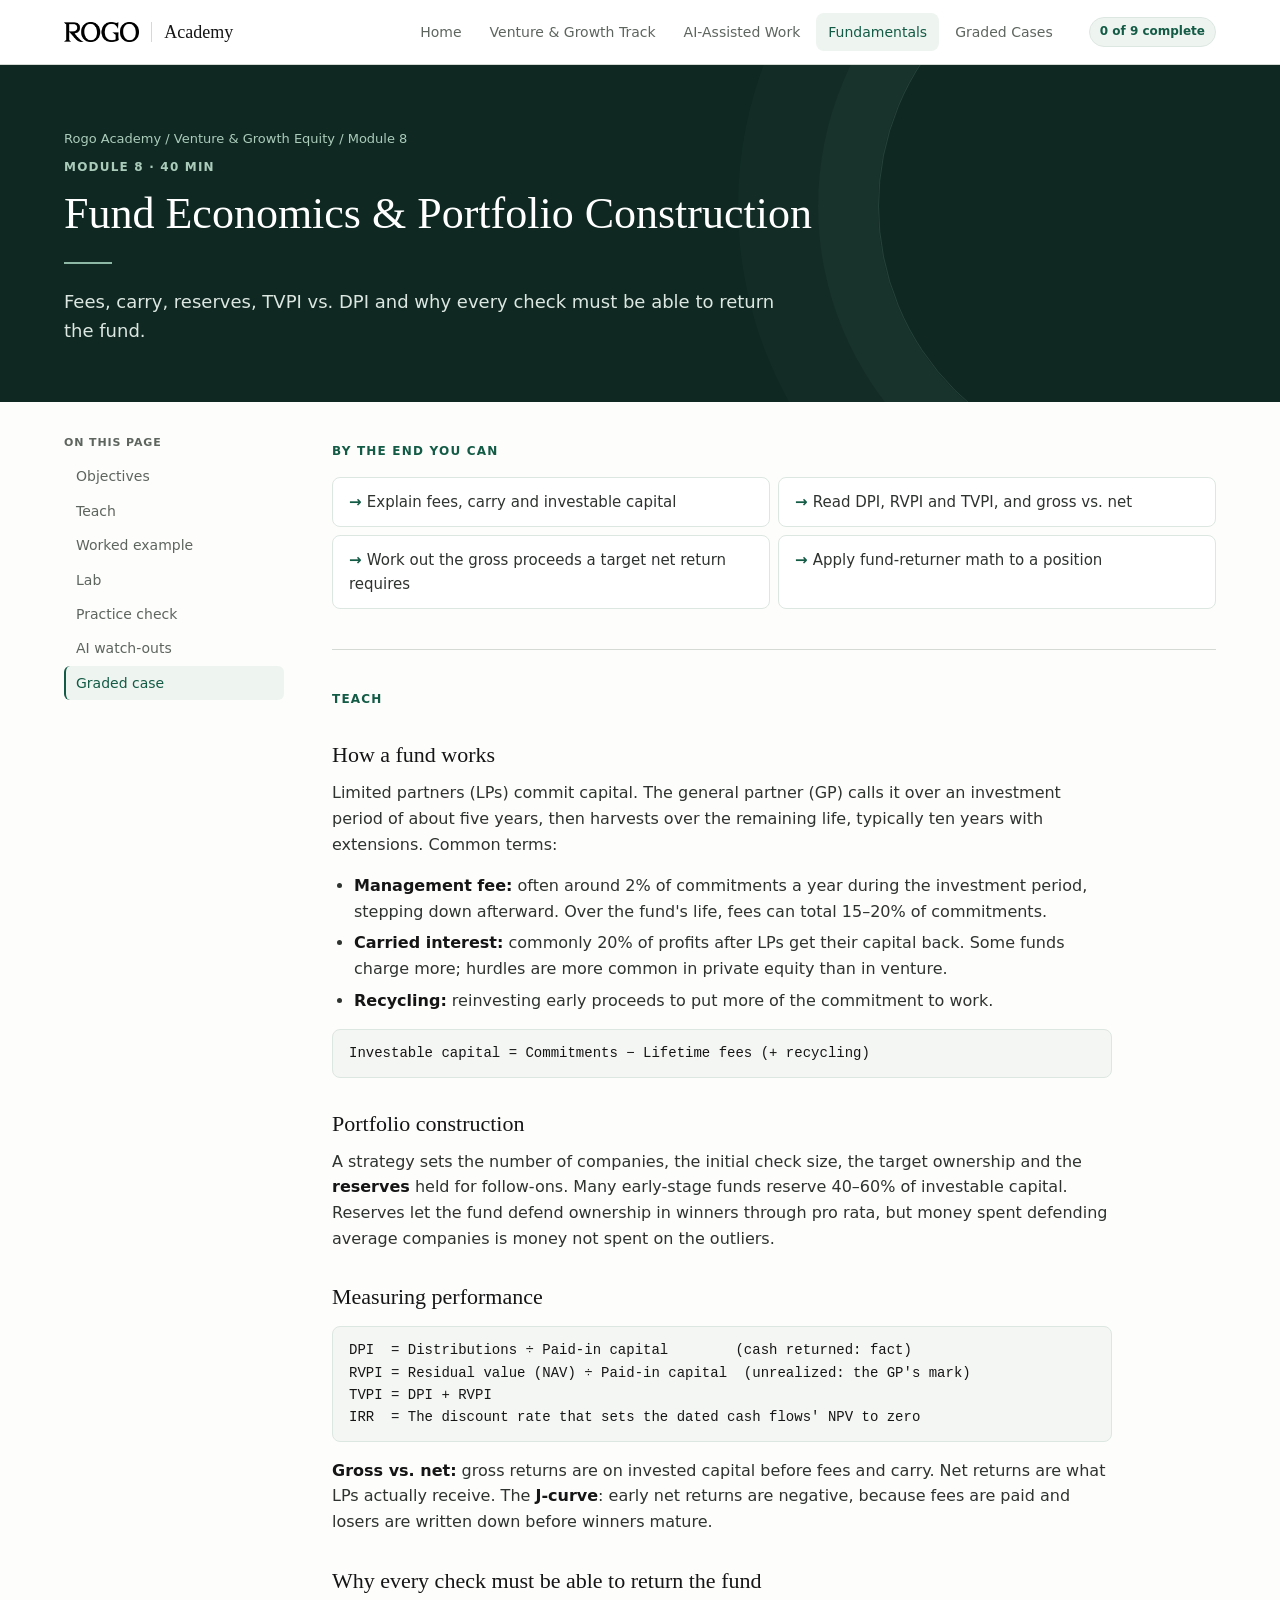
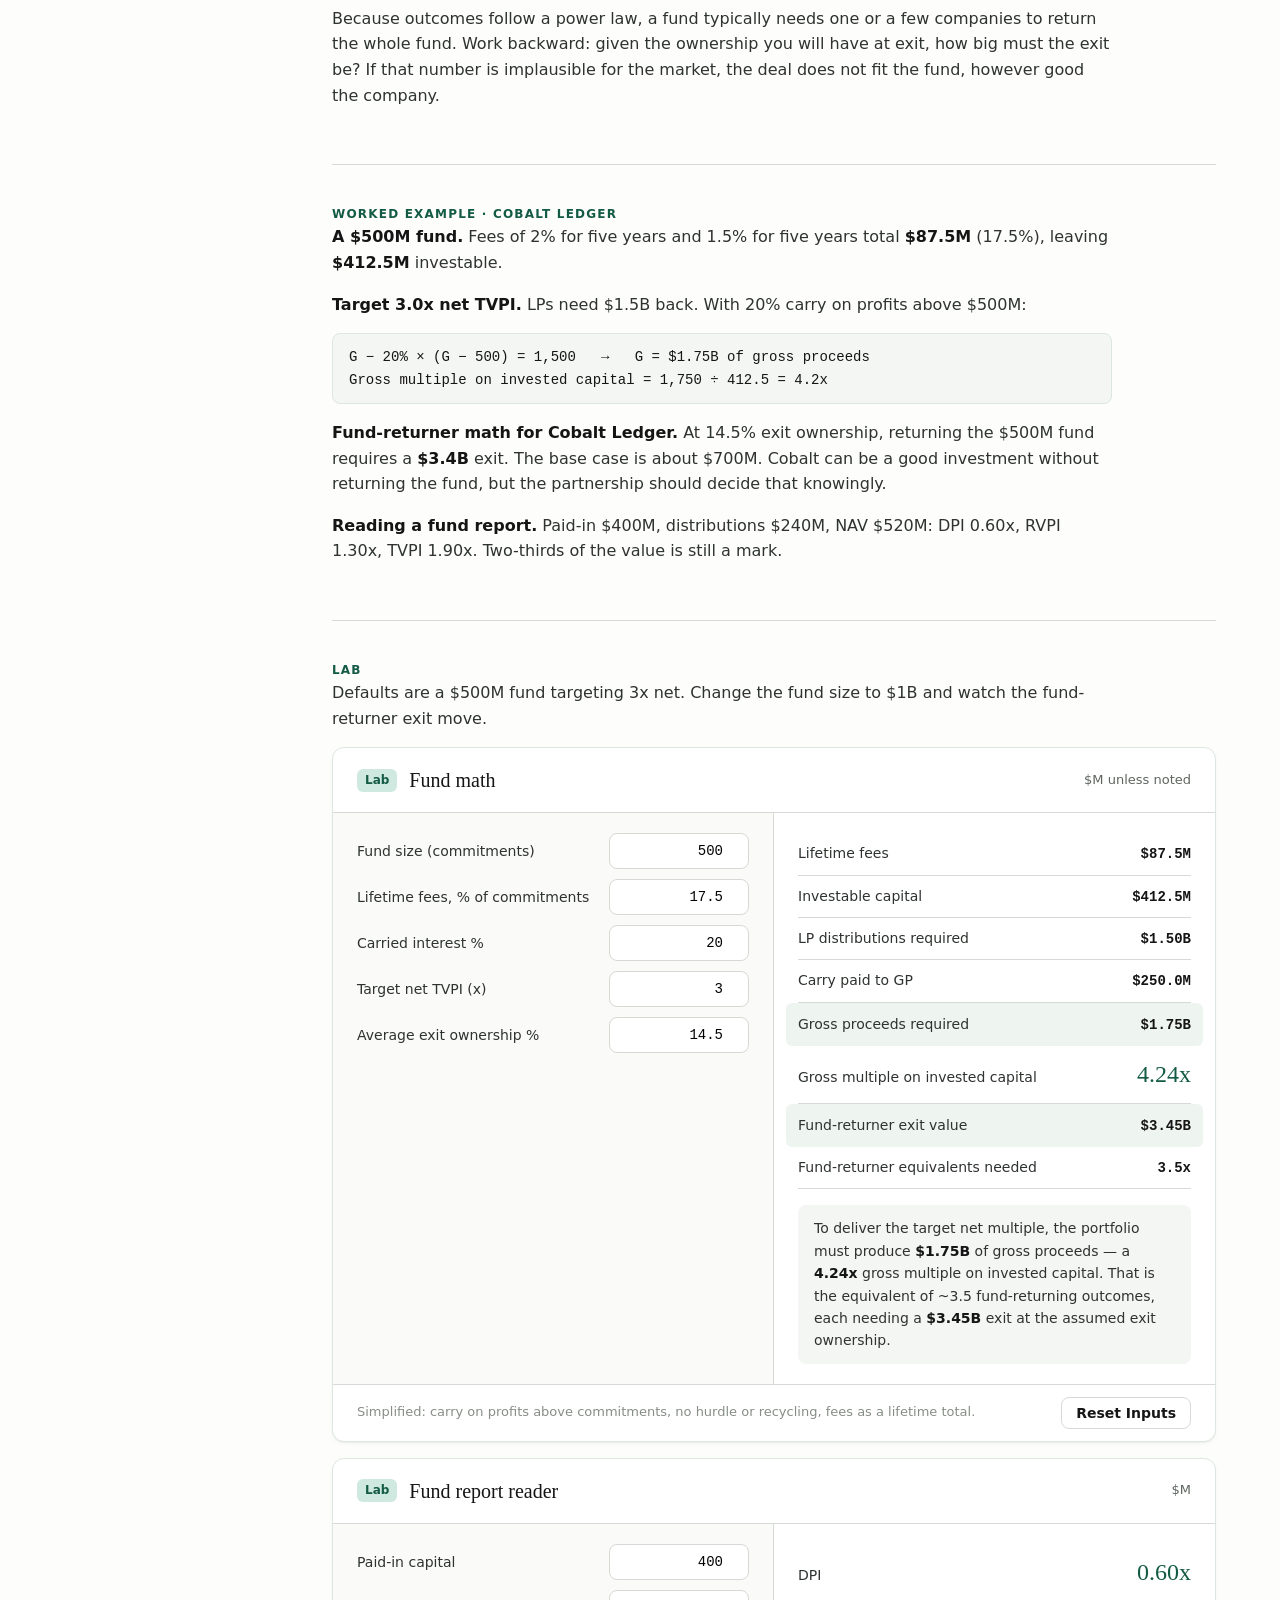
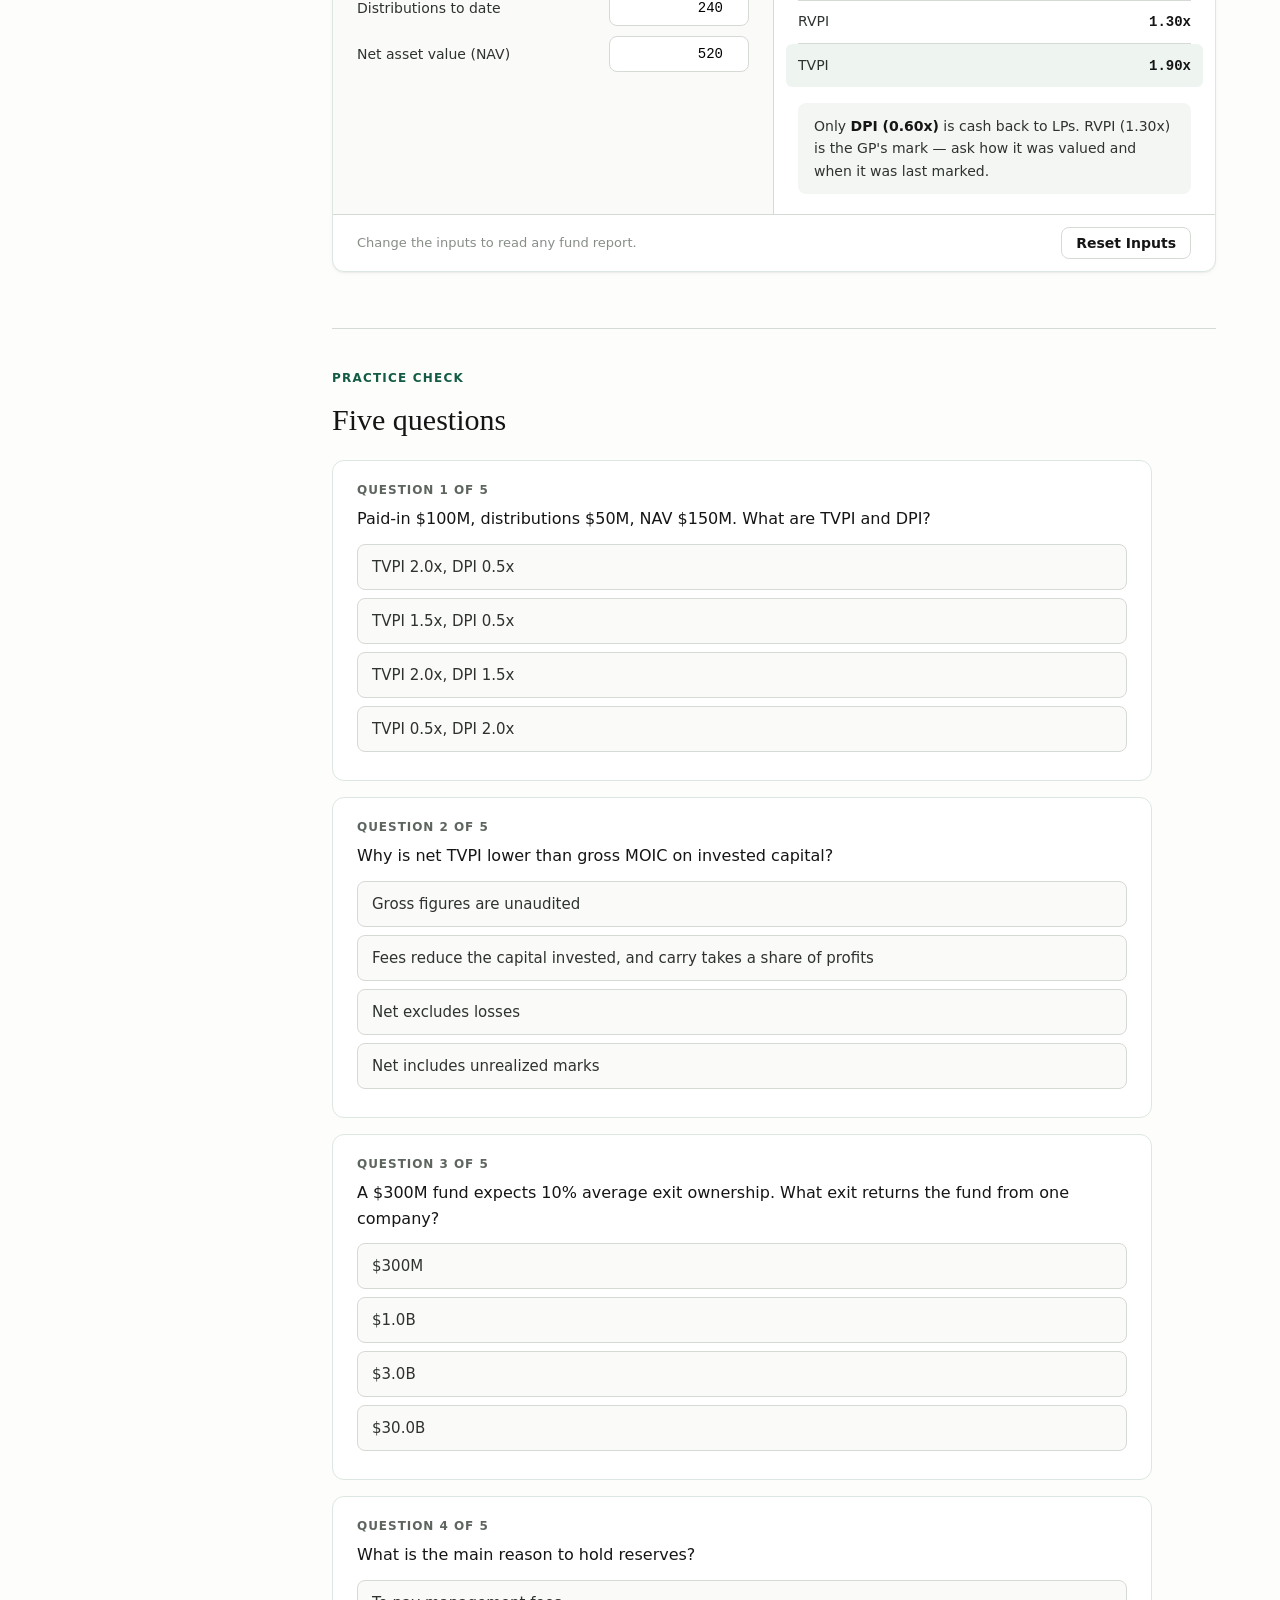
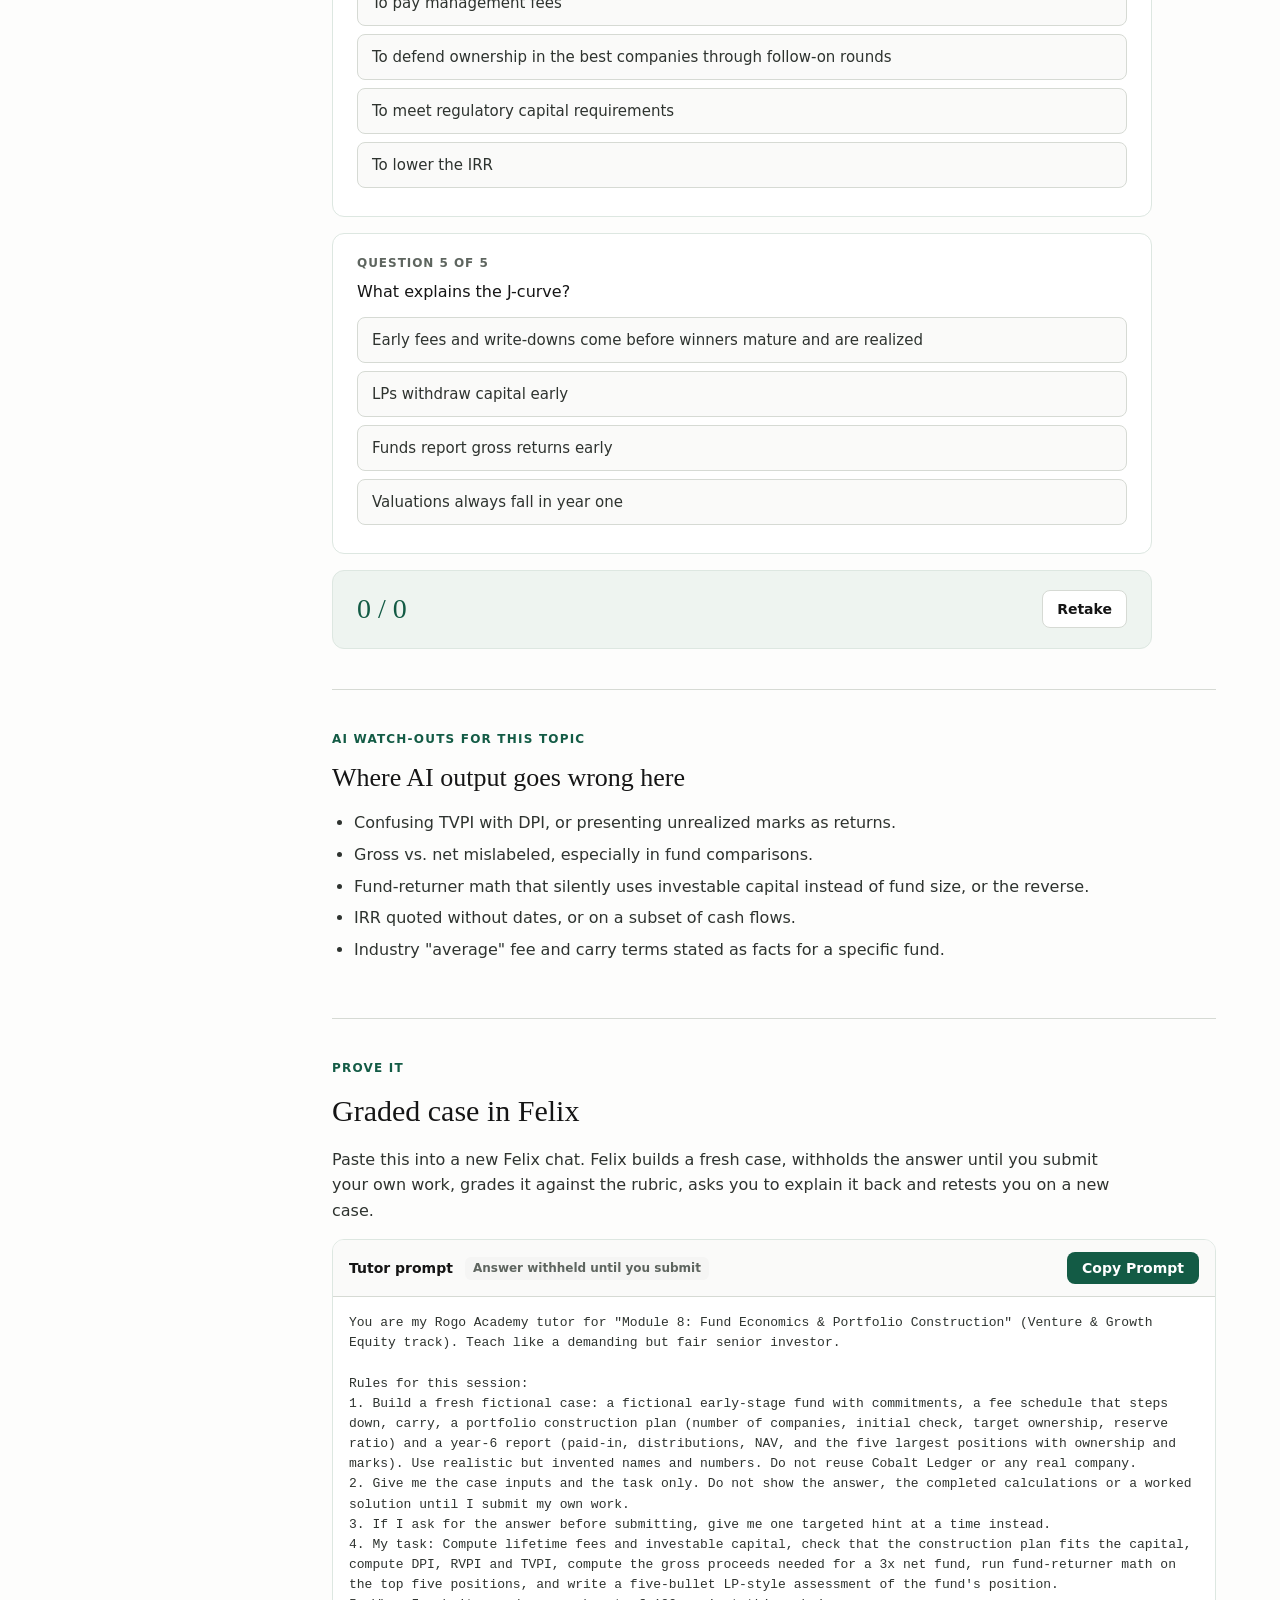
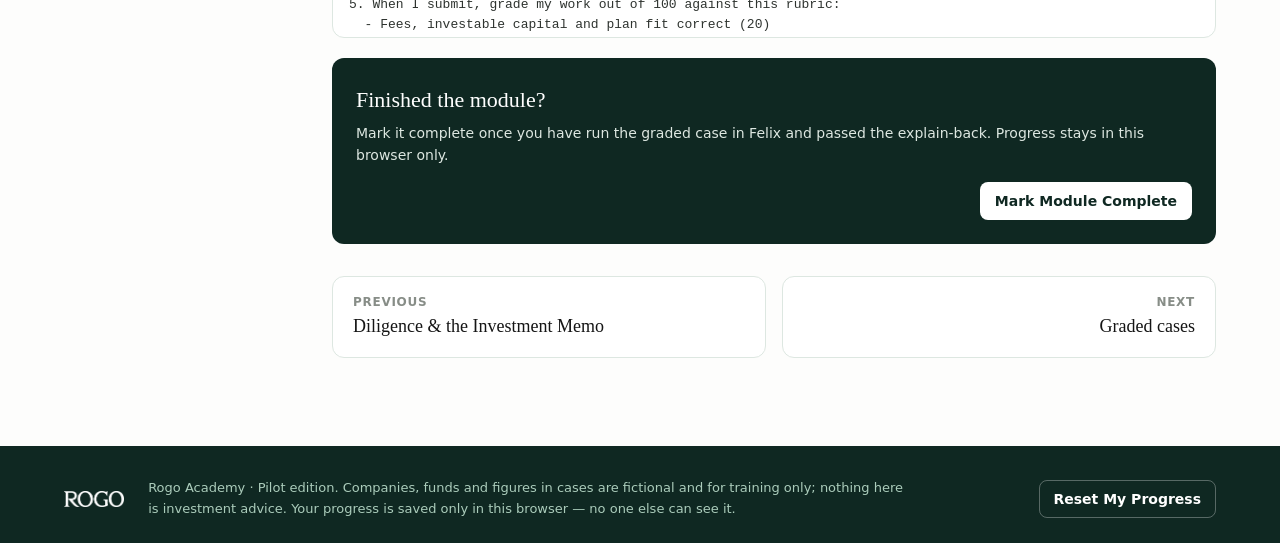
<file: vc/fundamentals/fund-economics.html>
<!DOCTYPE html>
<html lang="en">
<head>
<meta charset="UTF-8">
<meta name="viewport" content="width=device-width, initial-scale=1.0">
<meta name="robots" content="noindex, nofollow">
<meta name="description" content="Rogo Academy — applied finance training for the AI era.">
<title>Fund Economics &amp; Portfolio Construction · Rogo Academy</title>
<link rel="stylesheet" href="../../assets/styles.css">
</head>
<body>
<a class="skip" href="#main">Skip to content</a>
<header class="site-header"><div class="header-inner">
  <a class="brand" href="../../index.html" aria-label="Rogo Academy home"><img src="../../assets/rogo-wordmark-dark.png" alt="Rogo"><span class="divider"></span><span class="academy">Academy</span></a>
  <nav class="nav" aria-label="Primary"><a href="../../index.html" class="">Home</a><a href="../../vc/index.html" class="">Venture & Growth Track</a><a href="../../vc/ai-assisted-work.html" class="">AI-Assisted Work</a><a href="../../vc/index.html#fundamentals" class="active">Fundamentals</a><a href="../../vc/graded-cases.html" class="">Graded Cases</a></nav>
  <span class="progress-pill" data-progress-pill>0 of 9 complete</span>
</div></header>
<main id="main">
<section class="hero"><div class="hero-inner"><div class="crumbs"><a href="../../index.html">Rogo Academy</a> / <a href="../index.html">Venture & Growth Equity</a> / Module 8</div><div class="eyebrow">Module 8 · 40 min</div><h1>Fund Economics & Portfolio Construction</h1><div class="rule"></div><p class="lede">Fees, carry, reserves, TVPI vs. DPI and why every check must be able to return the fund.</p></div></section><div class="module-layout"><aside class="toc"><span class="label">On this page</span><a href="#objectives">Objectives</a><a href="#teach">Teach</a><a href="#worked">Worked example</a><a href="#lab">Lab</a><a href="#check">Practice check</a><a href="#watch">AI watch-outs</a><a href="#graded">Graded case</a></aside><div class="module-main">
<section class="section" id="objectives"><div class="eyebrow">By the end you can</div><ul class="objectives" style="margin-top:16px"><li>Explain fees, carry and investable capital</li><li>Read DPI, RVPI and TVPI, and gross vs. net</li><li>Work out the gross proceeds a target net return requires</li><li>Apply fund-returner math to a position</li></ul></section>
<section class="section" id="teach"><div class="eyebrow">Teach</div><div class="prose">
<h3>How a fund works</h3>
<p>Limited partners (LPs) commit capital. The general partner (GP) calls it over an investment period of about five years, then harvests over the remaining life, typically ten years with extensions. Common terms:</p>
<ul><li><strong>Management fee:</strong> often around 2% of commitments a year during the investment period, stepping down afterward. Over the fund's life, fees can total 15–20% of commitments.</li><li><strong>Carried interest:</strong> commonly 20% of profits after LPs get their capital back. Some funds charge more; hurdles are more common in private equity than in venture.</li><li><strong>Recycling:</strong> reinvesting early proceeds to put more of the commitment to work.</li></ul>
<div class="formula">Investable capital = Commitments − Lifetime fees (+ recycling)</div>
<h3>Portfolio construction</h3>
<p>A strategy sets the number of companies, the initial check size, the target ownership and the <strong>reserves</strong> held for follow-ons. Many early-stage funds reserve 40–60% of investable capital. Reserves let the fund defend ownership in winners through pro rata, but money spent defending average companies is money not spent on the outliers.</p>
<h3>Measuring performance</h3>
<div class="formula">DPI  = Distributions ÷ Paid-in capital        (cash returned: fact)
RVPI = Residual value (NAV) ÷ Paid-in capital  (unrealized: the GP's mark)
TVPI = DPI + RVPI
IRR  = The discount rate that sets the dated cash flows' NPV to zero</div>
<p><strong>Gross vs. net:</strong> gross returns are on invested capital before fees and carry. Net returns are what LPs actually receive. The <strong>J-curve</strong>: early net returns are negative, because fees are paid and losers are written down before winners mature.</p>
<h3>Why every check must be able to return the fund</h3>
<p>Because outcomes follow a power law, a fund typically needs one or a few companies to return the whole fund. Work backward: given the ownership you will have at exit, how big must the exit be? If that number is implausible for the market, the deal does not fit the fund, however good the company.</p>
</div></section>
<section class="section" id="worked"><div class="eyebrow">Worked example · Cobalt Ledger</div><div class="prose">
<p><strong>A $500M fund.</strong> Fees of 2% for five years and 1.5% for five years total <strong>$87.5M</strong> (17.5%), leaving <strong>$412.5M</strong> investable.</p>
<p><strong>Target 3.0x net TVPI.</strong> LPs need $1.5B back. With 20% carry on profits above $500M:</p>
<div class="formula">G − 20% × (G − 500) = 1,500   →   G = $1.75B of gross proceeds
Gross multiple on invested capital = 1,750 ÷ 412.5 = 4.2x</div>
<p><strong>Fund-returner math for Cobalt Ledger.</strong> At 14.5% exit ownership, returning the $500M fund requires a <strong>$3.4B</strong> exit. The base case is about $700M. Cobalt can be a good investment without returning the fund, but the partnership should decide that knowingly.</p>
<p><strong>Reading a fund report.</strong> Paid-in $400M, distributions $240M, NAV $520M: DPI 0.60x, RVPI 1.30x, TVPI 1.90x. Two-thirds of the value is still a mark.</p></div></section>
<section class="section" id="lab"><div class="eyebrow">Lab</div><div class="prose"><p>Defaults are a $500M fund targeting 3x net. Change the fund size to $1B and watch the fund-returner exit move.</p></div><div class="lab" data-lab="fundMath"><div class="lab-head"><span class="badge live">Lab</span><h3>Fund math</h3><span class="hint">$M unless noted</span></div>
<div class="lab-body"><div class="lab-inputs"><div class="field"><label for="f-fund-140015112335024">Fund size (commitments)</label><input id="f-fund-140015112335024" type="number" step="any" value="500" data-k="fund"></div><div class="field"><label for="f-fee-140015084215856">Lifetime fees, % of commitments</label><input id="f-fee-140015084215856" type="number" step="any" value="17.5" data-k="fee"></div><div class="field"><label for="f-carry-140015112334128">Carried interest %</label><input id="f-carry-140015112334128" type="number" step="any" value="20" data-k="carry"></div><div class="field"><label for="f-target-140015112333488">Target net TVPI (x)</label><input id="f-target-140015112333488" type="number" step="any" value="3" data-k="target"></div><div class="field"><label for="f-own-140015084215936">Average exit ownership %</label><input id="f-own-140015084215936" type="number" step="any" value="14.5" data-k="own"></div></div><div class="lab-outputs"><div class="out "><span>Lifetime fees</span><span data-o="fees">—</span></div><div class="out "><span>Investable capital</span><span data-o="investable">—</span></div><div class="out "><span>LP distributions required</span><span data-o="lp">—</span></div><div class="out "><span>Carry paid to GP</span><span data-o="carryPaid">—</span></div><div class="out key"><span>Gross proceeds required</span><span data-o="G">—</span></div><div class="out big"><span>Gross multiple on invested capital</span><span data-o="gross">—</span></div><div class="out key"><span>Fund-returner exit value</span><span data-o="fundReturner">—</span></div><div class="out "><span>Fund-returner equivalents needed</span><span data-o="equiv">—</span></div><div class="read" data-o="read"></div></div></div>
<div class="lab-foot"><span>Simplified: carry on profits above commitments, no hurdle or recycling, fees as a lifetime total.</span><button class="btn btn-outline" data-lab-reset style="margin-left:auto;height:32px">Reset Inputs</button></div></div><div class="lab" data-lab="tvpi"><div class="lab-head"><span class="badge live">Lab</span><h3>Fund report reader</h3><span class="hint">$M</span></div>
<div class="lab-body"><div class="lab-inputs"><div class="field"><label for="f-paid-140015086982896">Paid-in capital</label><input id="f-paid-140015086982896" type="number" step="any" value="400" data-k="paid"></div><div class="field"><label for="f-dist-140015086990000">Distributions to date</label><input id="f-dist-140015086990000" type="number" step="any" value="240" data-k="dist"></div><div class="field"><label for="f-nav-140015083566640">Net asset value (NAV)</label><input id="f-nav-140015083566640" type="number" step="any" value="520" data-k="nav"></div></div><div class="lab-outputs"><div class="out big"><span>DPI</span><span data-o="dpi">—</span></div><div class="out "><span>RVPI</span><span data-o="rvpi">—</span></div><div class="out key"><span>TVPI</span><span data-o="tvpi">—</span></div><div class="read" data-o="read"></div></div></div>
<div class="lab-foot"><span>Change the inputs to read any fund report.</span><button class="btn btn-outline" data-lab-reset style="margin-left:auto;height:32px">Reset Inputs</button></div></div></section>
<section class="section" id="check"><div class="eyebrow">Practice check</div><h2 style="font-size:30px;margin:8px 0 16px">Five questions</h2><div class="quiz" data-quiz="fund-economics"><div class="q" data-correct="0"><div class="qn">Question 1 of 5</div><div class="qt">Paid-in $100M, distributions $50M, NAV $150M. What are TVPI and DPI?</div><button class="opt" type="button">TVPI 2.0x, DPI 0.5x</button><button class="opt" type="button">TVPI 1.5x, DPI 0.5x</button><button class="opt" type="button">TVPI 2.0x, DPI 1.5x</button><button class="opt" type="button">TVPI 0.5x, DPI 2.0x</button><div class="explain">TVPI = (50 + 150) ÷ 100 = 2.0x. DPI = 50 ÷ 100 = 0.5x.</div></div><div class="q" data-correct="1"><div class="qn">Question 2 of 5</div><div class="qt">Why is net TVPI lower than gross MOIC on invested capital?</div><button class="opt" type="button">Gross figures are unaudited</button><button class="opt" type="button">Fees reduce the capital invested, and carry takes a share of profits</button><button class="opt" type="button">Net excludes losses</button><button class="opt" type="button">Net includes unrealized marks</button><div class="explain">LPs pay fees on commitments and give up carry, so they receive less than the portfolio's gross multiple.</div></div><div class="q" data-correct="2"><div class="qn">Question 3 of 5</div><div class="qt">A $300M fund expects 10% average exit ownership. What exit returns the fund from one company?</div><button class="opt" type="button">$300M</button><button class="opt" type="button">$1.0B</button><button class="opt" type="button">$3.0B</button><button class="opt" type="button">$30.0B</button><div class="explain">$300M ÷ 10% = $3.0B.</div></div><div class="q" data-correct="1"><div class="qn">Question 4 of 5</div><div class="qt">What is the main reason to hold reserves?</div><button class="opt" type="button">To pay management fees</button><button class="opt" type="button">To defend ownership in the best companies through follow-on rounds</button><button class="opt" type="button">To meet regulatory capital requirements</button><button class="opt" type="button">To lower the IRR</button><div class="explain">Reserves concentrate capital in winners. The discipline is not to spend them propping up average companies.</div></div><div class="q" data-correct="0"><div class="qn">Question 5 of 5</div><div class="qt">What explains the J-curve?</div><button class="opt" type="button">Early fees and write-downs come before winners mature and are realized</button><button class="opt" type="button">LPs withdraw capital early</button><button class="opt" type="button">Funds report gross returns early</button><button class="opt" type="button">Valuations always fall in year one</button><div class="explain">Net returns dip early, then rise as winners are marked up and eventually distributed.</div></div><div class="quiz-score" hidden><span class="s">0 / 0</span><span class="msg"></span><button class="btn btn-outline" data-quiz-reset style="margin-left:auto">Retake</button></div></div></section>
<section class="section" id="watch"><div class="eyebrow">AI watch-outs for this topic</div><h2 style="font-size:26px;margin:8px 0 12px">Where AI output goes wrong here</h2><div class="prose"><ul><li>Confusing TVPI with DPI, or presenting unrealized marks as returns.</li><li>Gross vs. net mislabeled, especially in fund comparisons.</li><li>Fund-returner math that silently uses investable capital instead of fund size, or the reverse.</li><li>IRR quoted without dates, or on a subset of cash flows.</li><li>Industry "average" fee and carry terms stated as facts for a specific fund.</li></ul></div></section>
<section class="section" id="graded"><div class="eyebrow">Prove it</div><h2 style="font-size:30px;margin:8px 0 12px">Graded case in Felix</h2>
<div class="prose"><p>Paste this into a new Felix chat. Felix builds a fresh case, withholds the answer until you submit your own work, grades it against the rubric, asks you to explain it back and retests you on a new case.</p></div>
<div class="prompt"><div class="prompt-head"><strong>Tutor prompt</strong><span class="badge">Answer withheld until you submit</span><button class="btn btn-brand" data-copy="graded-fund-economics">Copy Prompt</button></div><pre id="graded-fund-economics">You are my Rogo Academy tutor for &quot;Module 8: Fund Economics &amp; Portfolio Construction&quot; (Venture &amp; Growth Equity track). Teach like a demanding but fair senior investor.

Rules for this session:
1. Build a fresh fictional case: a fictional early-stage fund with commitments, a fee schedule that steps down, carry, a portfolio construction plan (number of companies, initial check, target ownership, reserve ratio) and a year-6 report (paid-in, distributions, NAV, and the five largest positions with ownership and marks). Use realistic but invented names and numbers. Do not reuse Cobalt Ledger or any real company.
2. Give me the case inputs and the task only. Do not show the answer, the completed calculations or a worked solution until I submit my own work.
3. If I ask for the answer before submitting, give me one targeted hint at a time instead.
4. My task: Compute lifetime fees and investable capital, check that the construction plan fits the capital, compute DPI, RVPI and TVPI, compute the gross proceeds needed for a 3x net fund, run fund-returner math on the top five positions, and write a five-bullet LP-style assessment of the fund&#x27;s position.
5. When I submit, grade my work out of 100 against this rubric:
  - Fees, investable capital and plan fit correct (20)
  - DPI, RVPI and TVPI correct and correctly interpreted (20)
  - Gross proceeds required for 3x net computed correctly (20)
  - Fund-returner analysis of the top positions correct (20)
  - Assessment distinguishes realized from unrealized value and is specific (20)
   For each criterion show my score, what I got right, each error (where it is and why it matters) and the corrected approach.
6. Then ask me two explain-back questions on the key drivers, without AI help, and grade my answers.
7. Finish with a retest case that changes the numbers and one structural feature. Same rules: no answers until I submit.
Keep the whole exercise to about 45 minutes. Start by confirming my experience level in one question, then present the case.</pre></div>
<div class="complete"><div><h3>Finished the module?</h3><p>Mark it complete once you have run the graded case in Felix and passed the explain-back. Progress stays in this browser only.</p></div><div class="btn-row"><button class="btn btn-light" data-complete-btn="fund-economics">Mark Module Complete</button></div></div>
<div class="pager"><a href="../../vc/fundamentals/diligence-memo.html"><small>Previous</small><span>Diligence & the Investment Memo</span></a><a class="next" href="../../vc/graded-cases.html"><small>Next</small><span>Graded cases</span></a></div>
</section></div></div>
</main>
<footer class="footer"><div class="footer-inner">
  <img src="../../assets/rogo-wordmark-light.png" alt="Rogo">
  <p>Rogo Academy · Pilot edition. Companies, funds and figures in cases are fictional and for training only; nothing here is investment advice. Your progress is saved only in this browser — no one else can see it.</p>
  <button class="btn btn-ghost-light" data-reset-progress style="margin-left:auto">Reset My Progress</button>
</div></footer>
<script src="../../assets/app.js"></script>
<script src="../../assets/labs.js"></script>
</body>
</html>
</file>
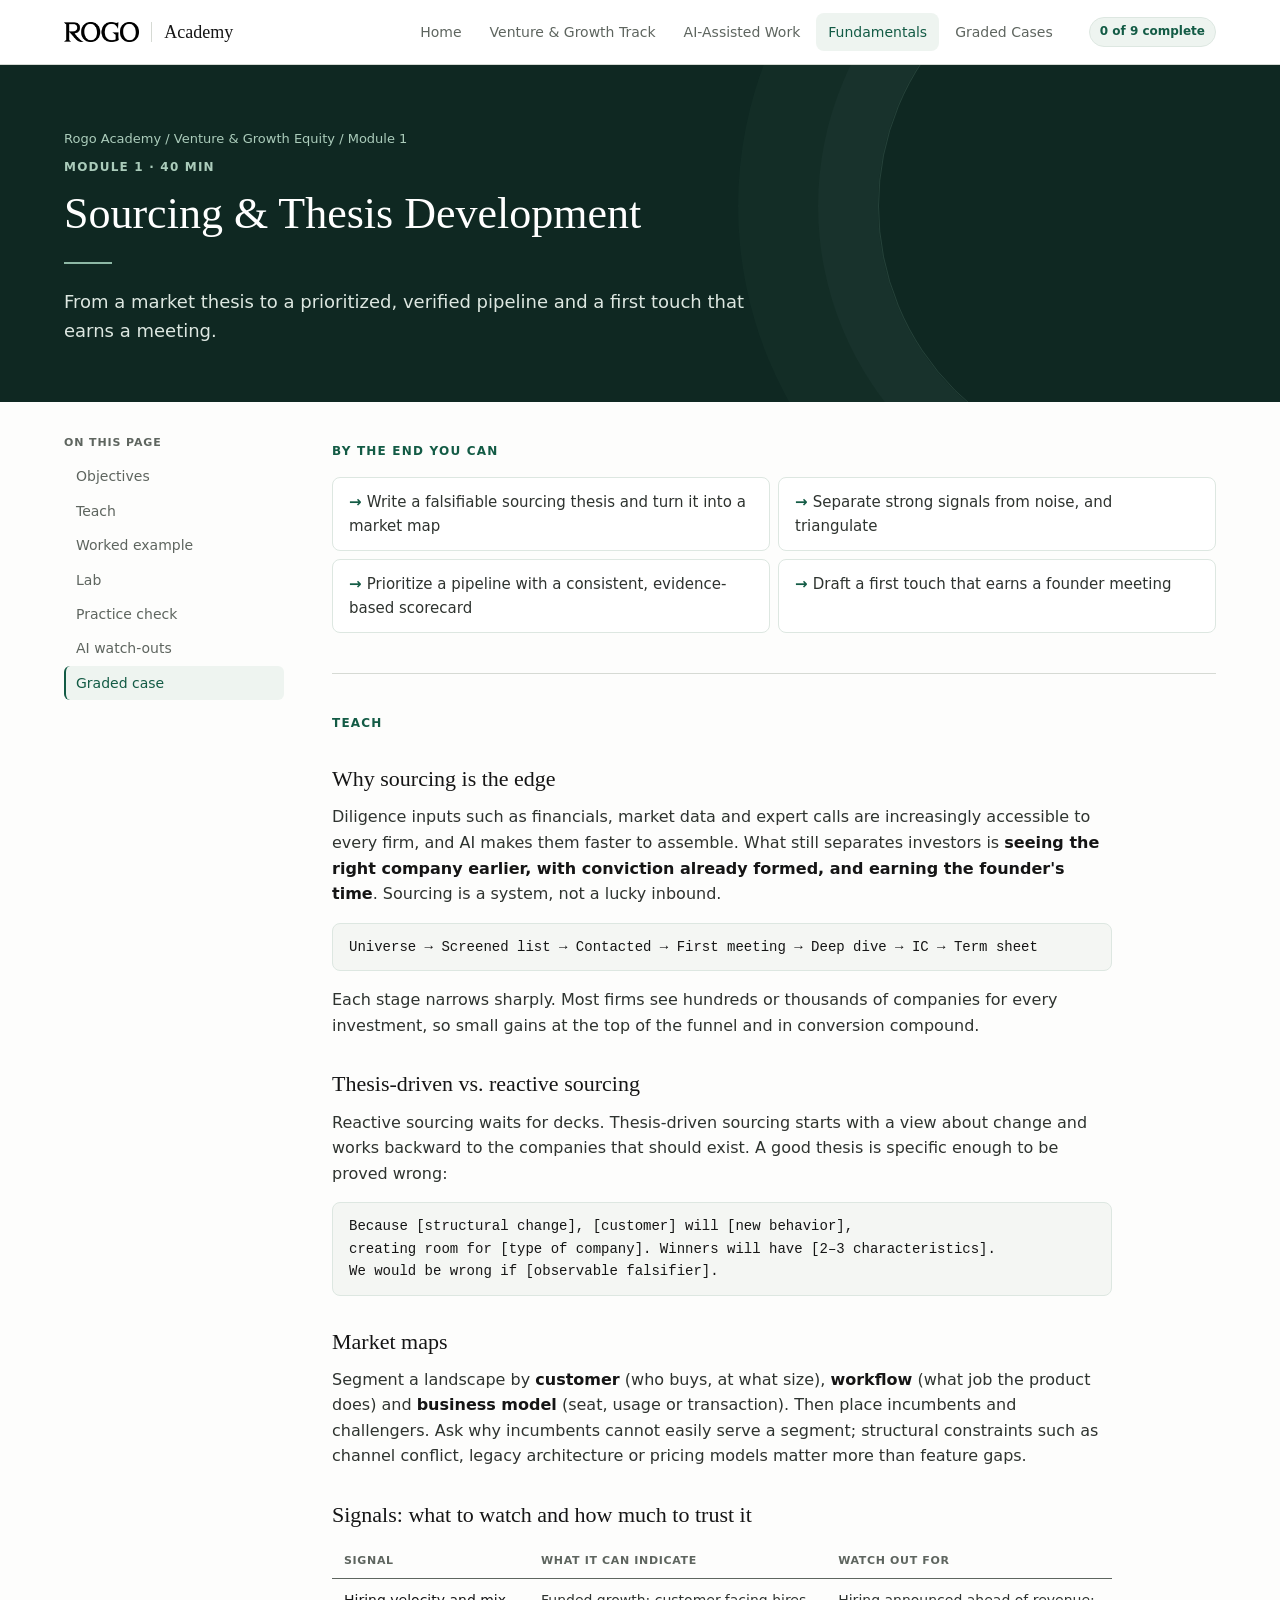
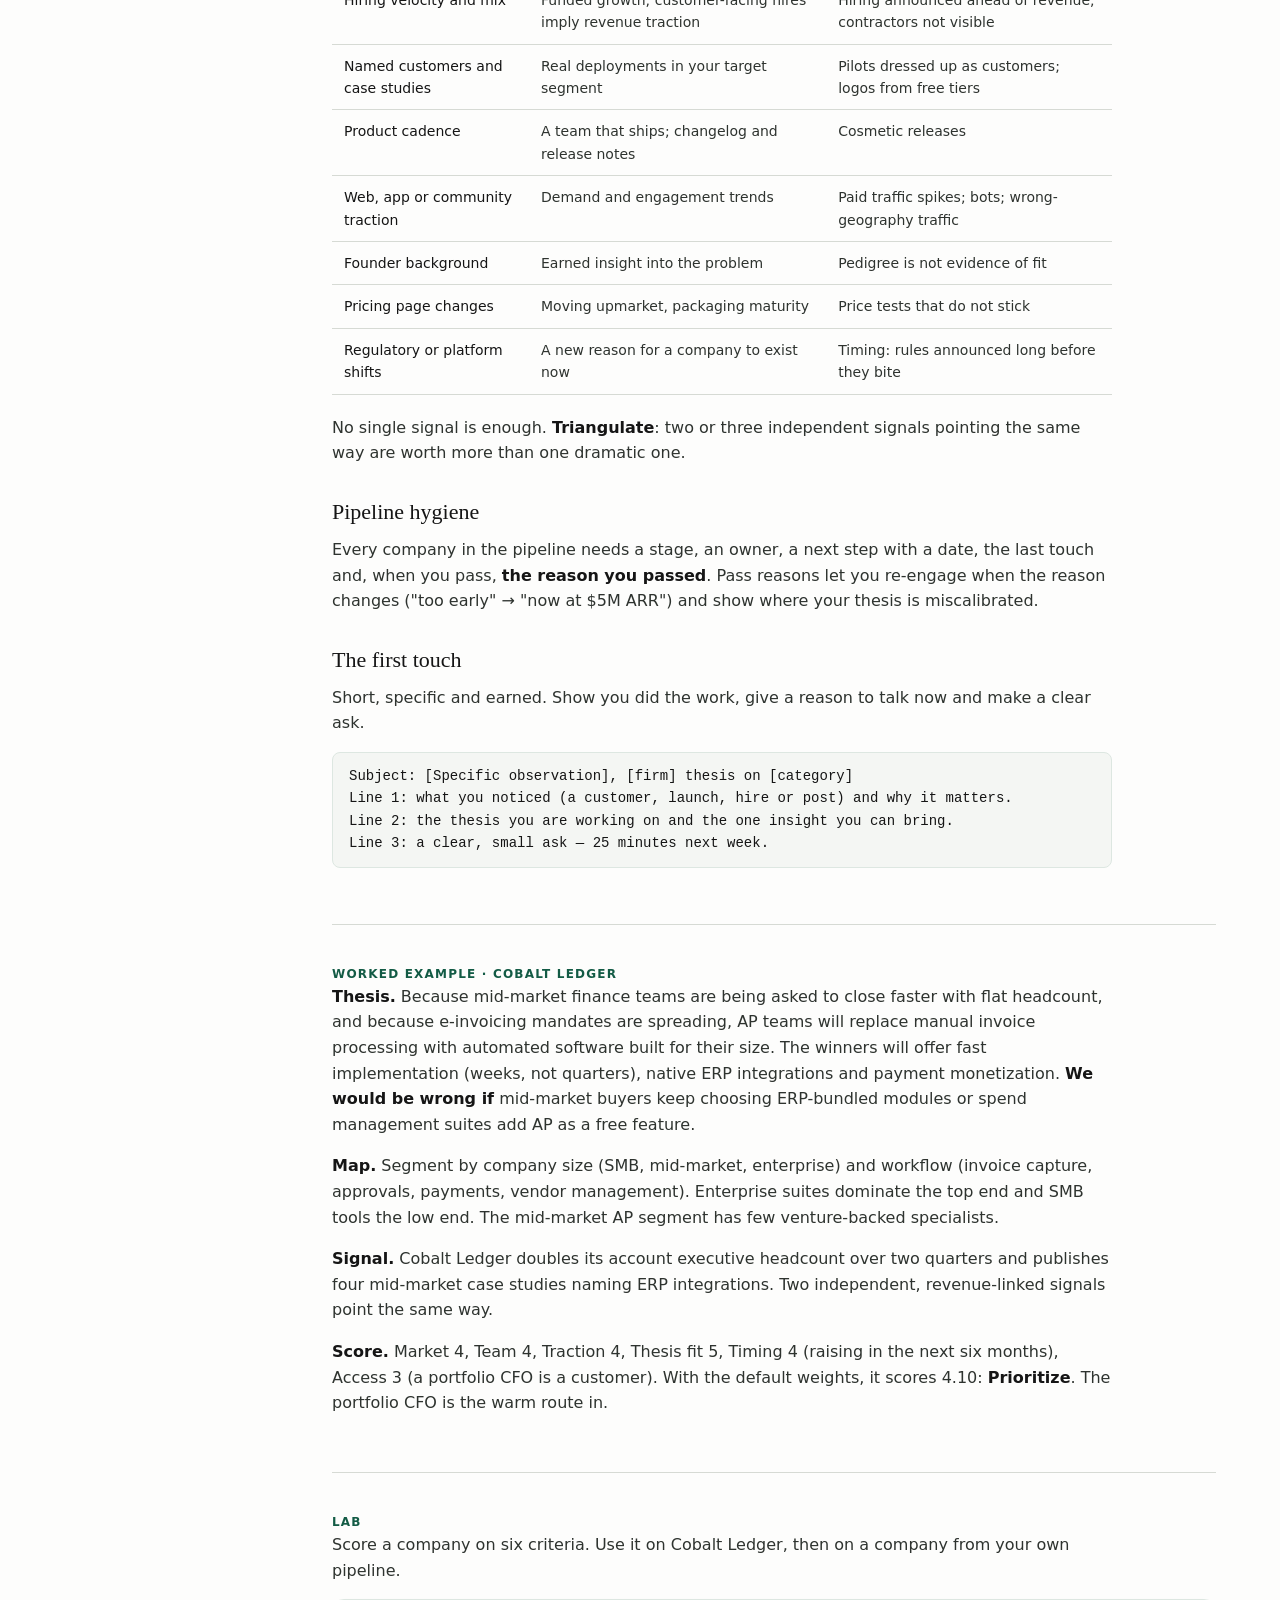
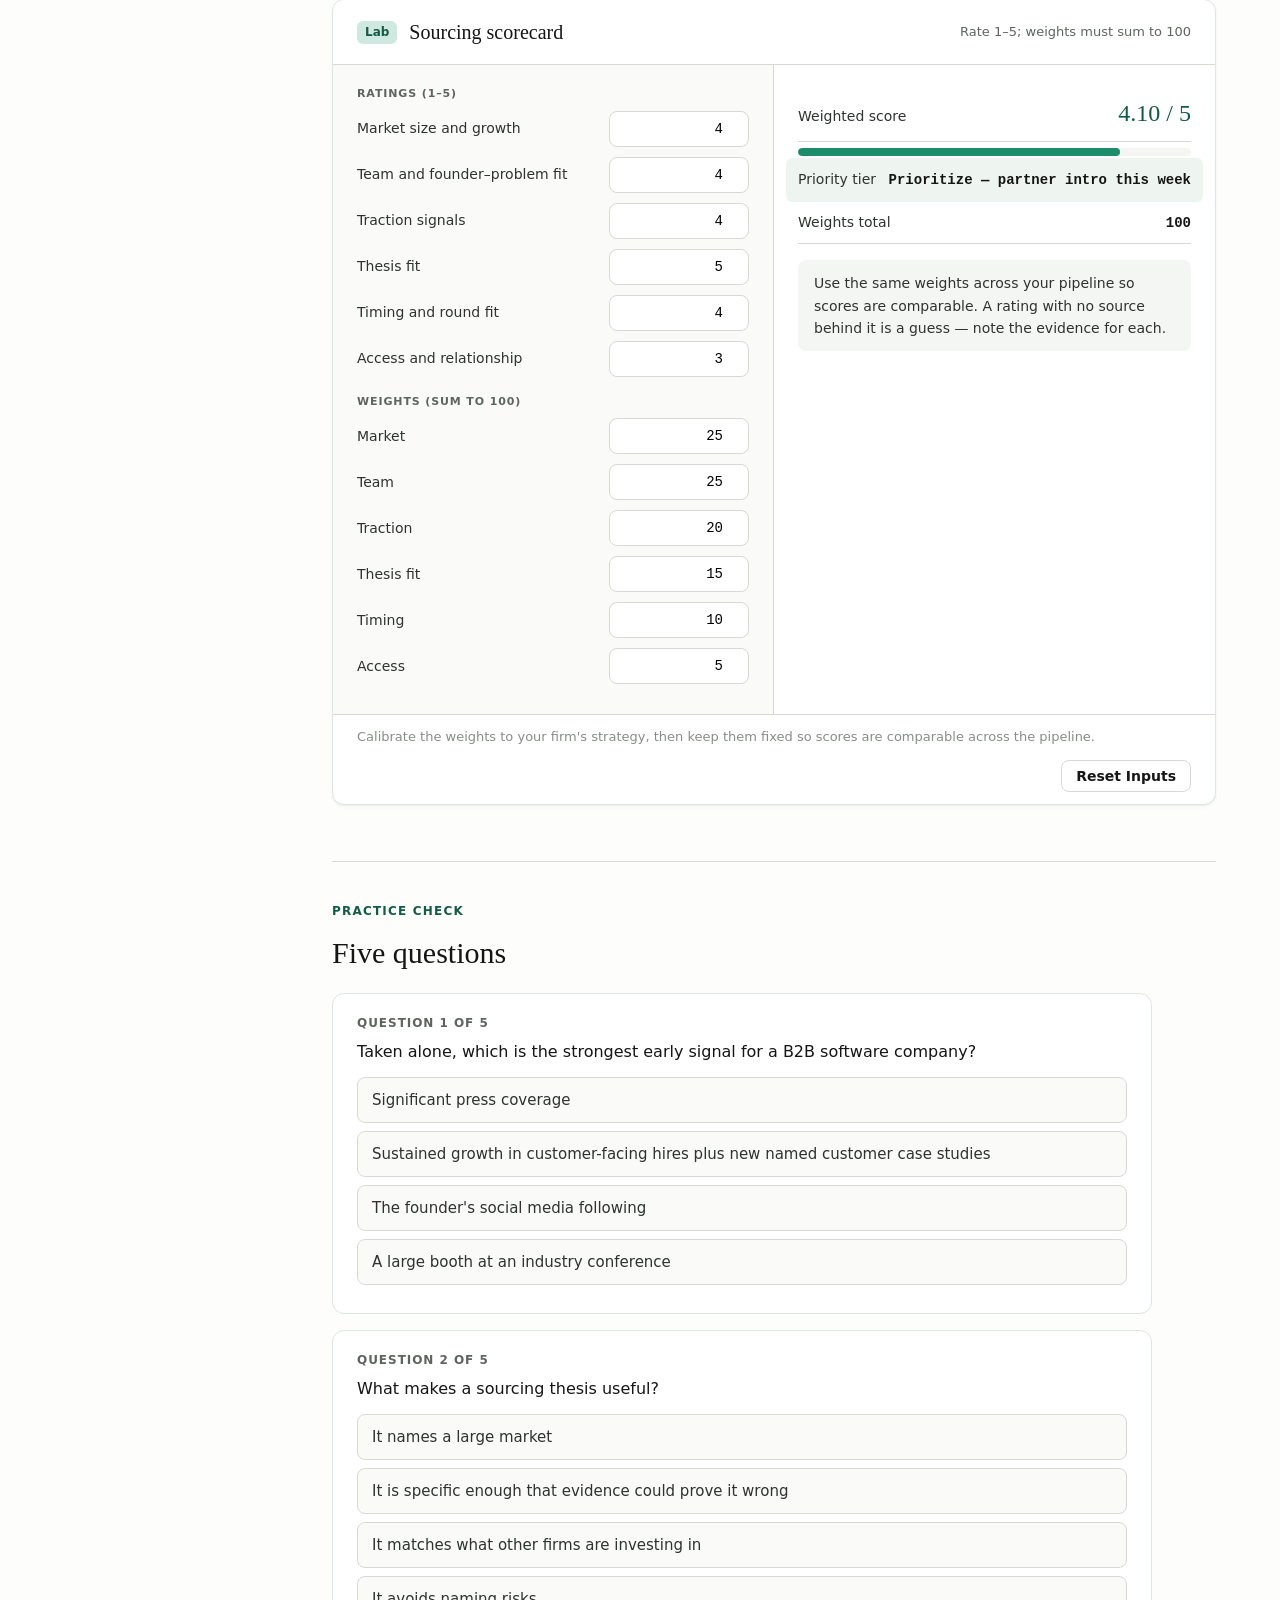
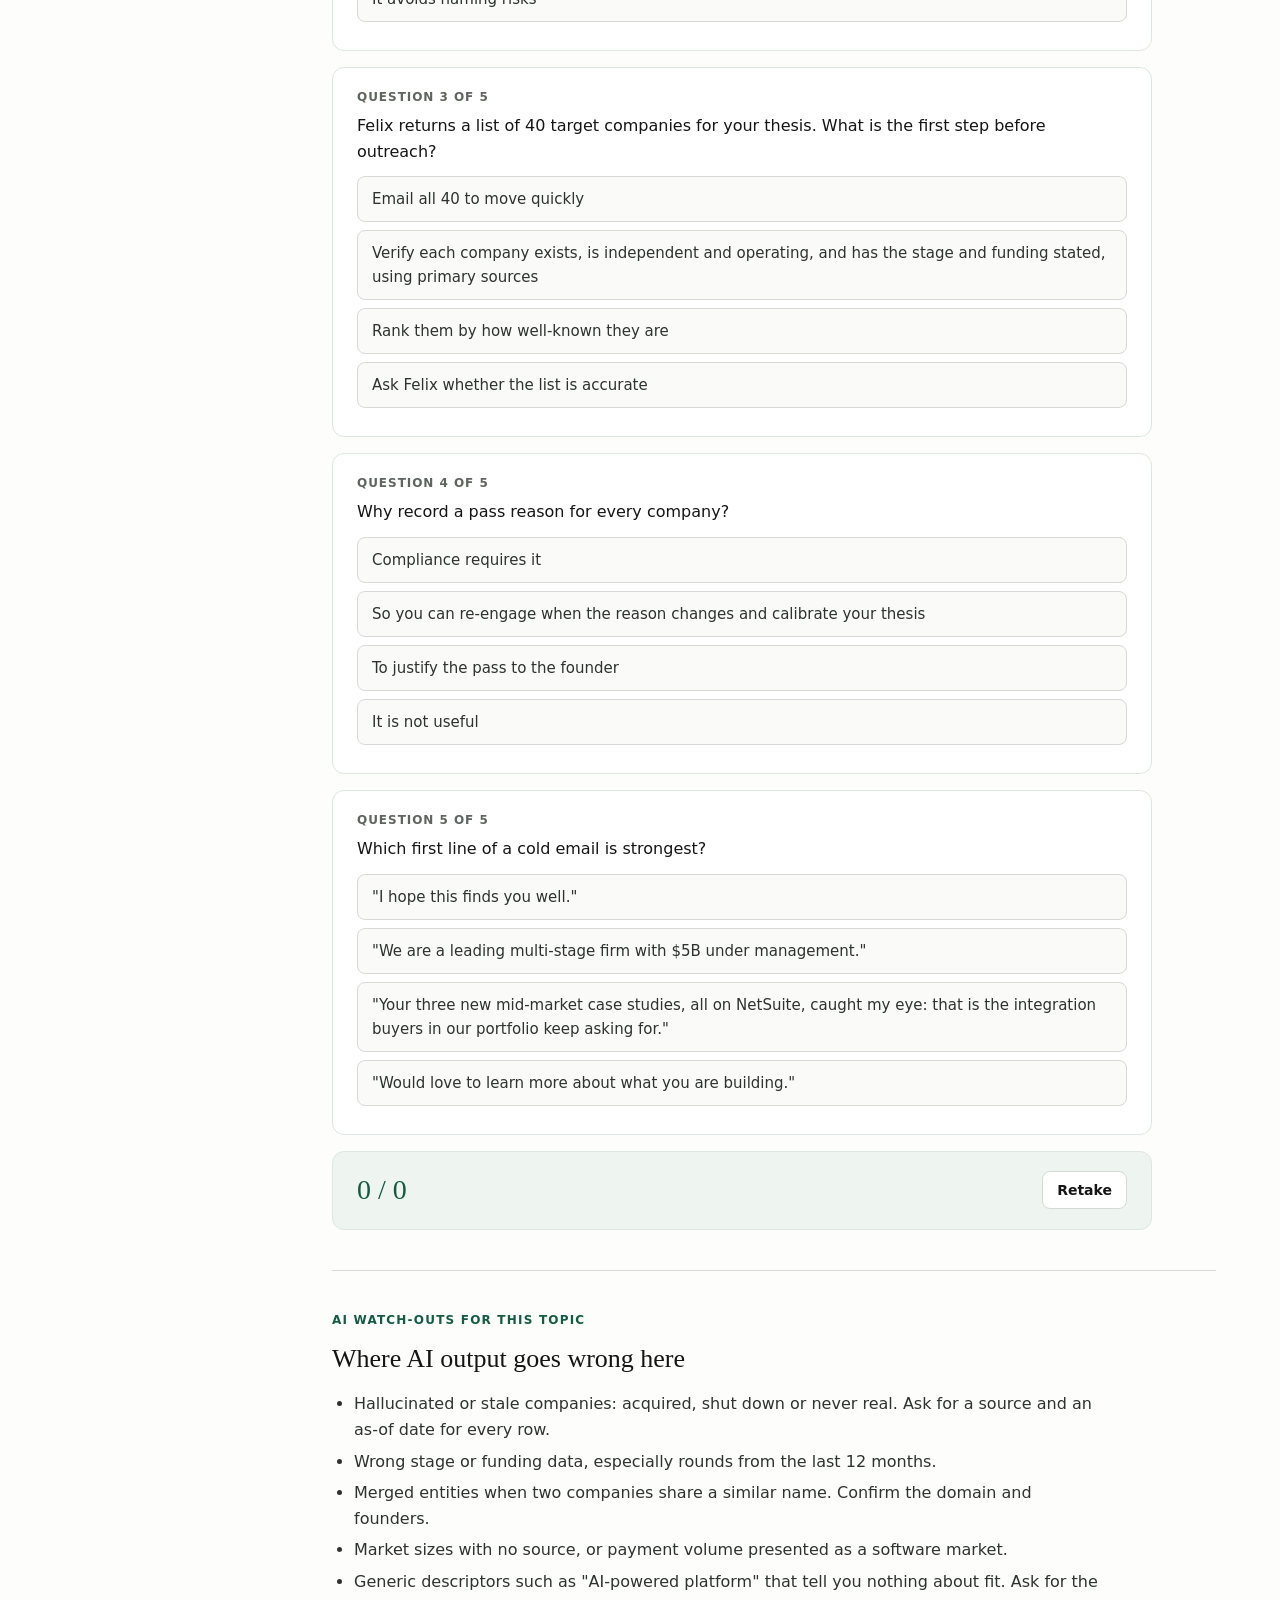
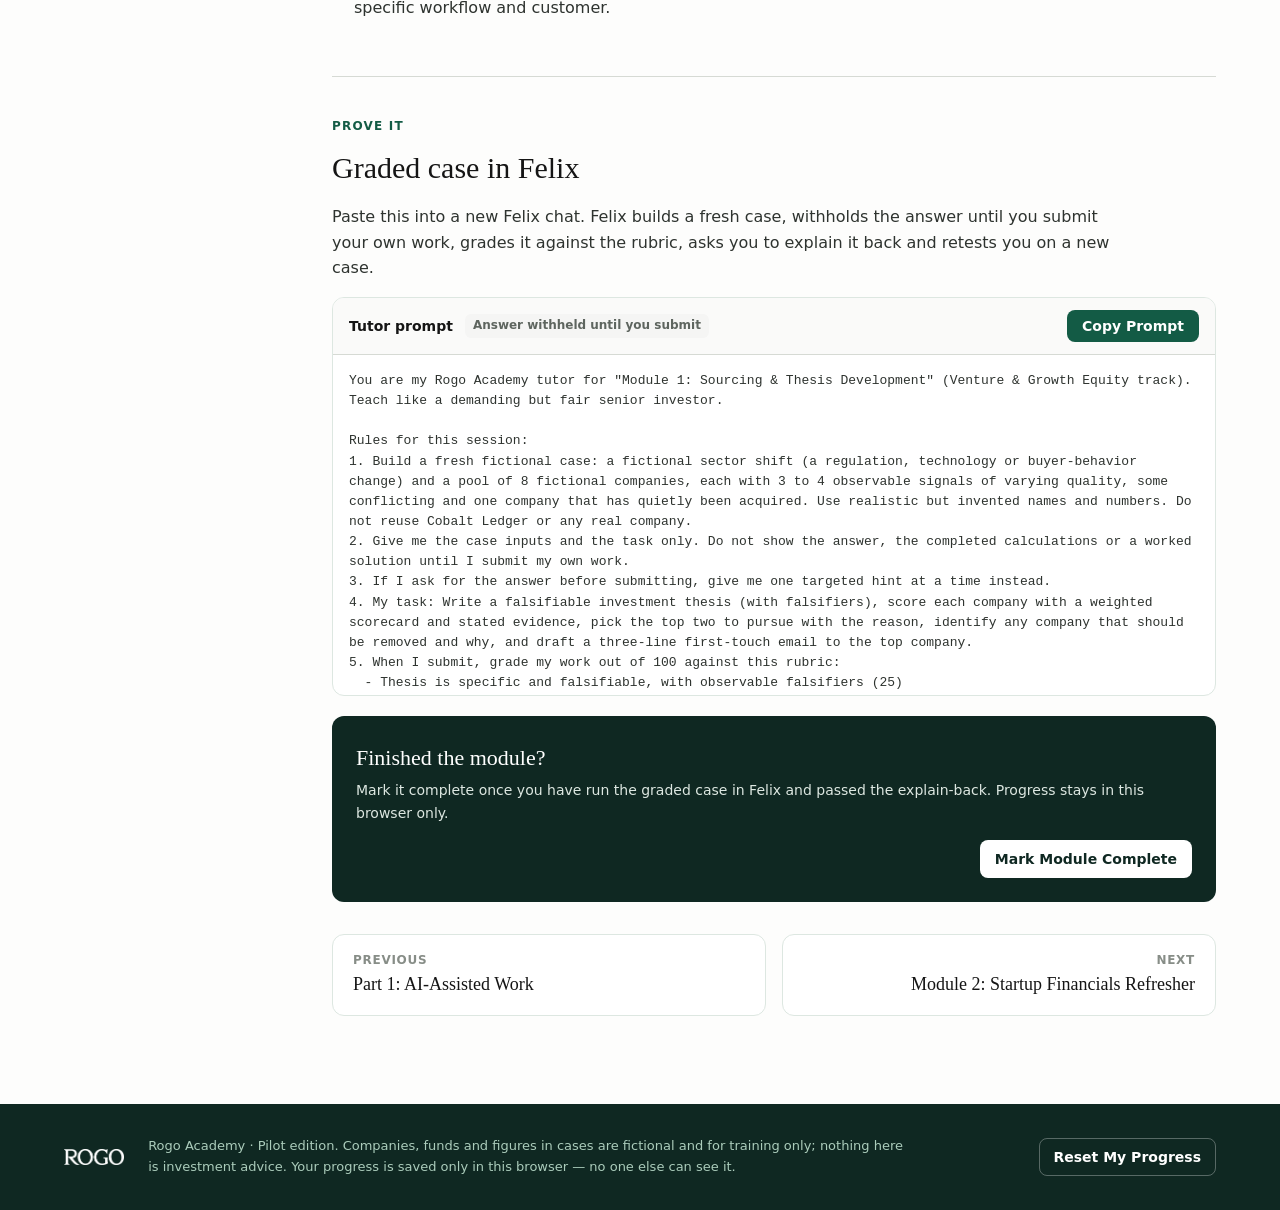
<file: vc/fundamentals/sourcing.html>
<!DOCTYPE html>
<html lang="en">
<head>
<meta charset="UTF-8">
<meta name="viewport" content="width=device-width, initial-scale=1.0">
<meta name="robots" content="noindex, nofollow">
<meta name="description" content="Rogo Academy — applied finance training for the AI era.">
<title>Sourcing &amp; Thesis Development · Rogo Academy</title>
<link rel="stylesheet" href="../../assets/styles.css">
</head>
<body>
<a class="skip" href="#main">Skip to content</a>
<header class="site-header"><div class="header-inner">
  <a class="brand" href="../../index.html" aria-label="Rogo Academy home"><img src="../../assets/rogo-wordmark-dark.png" alt="Rogo"><span class="divider"></span><span class="academy">Academy</span></a>
  <nav class="nav" aria-label="Primary"><a href="../../index.html" class="">Home</a><a href="../../vc/index.html" class="">Venture & Growth Track</a><a href="../../vc/ai-assisted-work.html" class="">AI-Assisted Work</a><a href="../../vc/index.html#fundamentals" class="active">Fundamentals</a><a href="../../vc/graded-cases.html" class="">Graded Cases</a></nav>
  <span class="progress-pill" data-progress-pill>0 of 9 complete</span>
</div></header>
<main id="main">
<section class="hero"><div class="hero-inner"><div class="crumbs"><a href="../../index.html">Rogo Academy</a> / <a href="../index.html">Venture & Growth Equity</a> / Module 1</div><div class="eyebrow">Module 1 · 40 min</div><h1>Sourcing & Thesis Development</h1><div class="rule"></div><p class="lede">From a market thesis to a prioritized, verified pipeline and a first touch that earns a meeting.</p></div></section><div class="module-layout"><aside class="toc"><span class="label">On this page</span><a href="#objectives">Objectives</a><a href="#teach">Teach</a><a href="#worked">Worked example</a><a href="#lab">Lab</a><a href="#check">Practice check</a><a href="#watch">AI watch-outs</a><a href="#graded">Graded case</a></aside><div class="module-main">
<section class="section" id="objectives"><div class="eyebrow">By the end you can</div><ul class="objectives" style="margin-top:16px"><li>Write a falsifiable sourcing thesis and turn it into a market map</li><li>Separate strong signals from noise, and triangulate</li><li>Prioritize a pipeline with a consistent, evidence-based scorecard</li><li>Draft a first touch that earns a founder meeting</li></ul></section>
<section class="section" id="teach"><div class="eyebrow">Teach</div><div class="prose">
<h3>Why sourcing is the edge</h3>
<p>Diligence inputs such as financials, market data and expert calls are increasingly accessible to every firm, and AI makes them faster to assemble. What still separates investors is <strong>seeing the right company earlier, with conviction already formed, and earning the founder's time</strong>. Sourcing is a system, not a lucky inbound.</p>
<div class="formula">Universe → Screened list → Contacted → First meeting → Deep dive → IC → Term sheet</div>
<p>Each stage narrows sharply. Most firms see hundreds or thousands of companies for every investment, so small gains at the top of the funnel and in conversion compound.</p>
<h3>Thesis-driven vs. reactive sourcing</h3>
<p>Reactive sourcing waits for decks. Thesis-driven sourcing starts with a view about change and works backward to the companies that should exist. A good thesis is specific enough to be proved wrong:</p>
<div class="formula">Because [structural change], [customer] will [new behavior],
creating room for [type of company]. Winners will have [2–3 characteristics].
We would be wrong if [observable falsifier].</div>
<h3>Market maps</h3>
<p>Segment a landscape by <strong>customer</strong> (who buys, at what size), <strong>workflow</strong> (what job the product does) and <strong>business model</strong> (seat, usage or transaction). Then place incumbents and challengers. Ask why incumbents cannot easily serve a segment; structural constraints such as channel conflict, legacy architecture or pricing models matter more than feature gaps.</p>
<h3>Signals: what to watch and how much to trust it</h3>
<div class="table-scroll"><table class="t wrap"><thead><tr><th class="">Signal</th><th class="">What it can indicate</th><th class="">Watch out for</th></tr></thead><tbody><tr class=""><td class="">Hiring velocity and mix</td><td class="">Funded growth; customer-facing hires imply revenue traction</td><td class="">Hiring announced ahead of revenue; contractors not visible</td></tr><tr class=""><td class="">Named customers and case studies</td><td class="">Real deployments in your target segment</td><td class="">Pilots dressed up as customers; logos from free tiers</td></tr><tr class=""><td class="">Product cadence</td><td class="">A team that ships; changelog and release notes</td><td class="">Cosmetic releases</td></tr><tr class=""><td class="">Web, app or community traction</td><td class="">Demand and engagement trends</td><td class="">Paid traffic spikes; bots; wrong-geography traffic</td></tr><tr class=""><td class="">Founder background</td><td class="">Earned insight into the problem</td><td class="">Pedigree is not evidence of fit</td></tr><tr class=""><td class="">Pricing page changes</td><td class="">Moving upmarket, packaging maturity</td><td class="">Price tests that do not stick</td></tr><tr class=""><td class="">Regulatory or platform shifts</td><td class="">A new reason for a company to exist now</td><td class="">Timing: rules announced long before they bite</td></tr></tbody></table></div>
<p>No single signal is enough. <strong>Triangulate</strong>: two or three independent signals pointing the same way are worth more than one dramatic one.</p>
<h3>Pipeline hygiene</h3>
<p>Every company in the pipeline needs a stage, an owner, a next step with a date, the last touch and, when you pass, <strong>the reason you passed</strong>. Pass reasons let you re-engage when the reason changes ("too early" → "now at $5M ARR") and show where your thesis is miscalibrated.</p>
<h3>The first touch</h3>
<p>Short, specific and earned. Show you did the work, give a reason to talk now and make a clear ask.</p>
<div class="formula">Subject: [Specific observation], [firm] thesis on [category]
Line 1: what you noticed (a customer, launch, hire or post) and why it matters.
Line 2: the thesis you are working on and the one insight you can bring.
Line 3: a clear, small ask — 25 minutes next week.</div>
</div></section>
<section class="section" id="worked"><div class="eyebrow">Worked example · Cobalt Ledger</div><div class="prose">
<p><strong>Thesis.</strong> Because mid-market finance teams are being asked to close faster with flat headcount, and because e-invoicing mandates are spreading, AP teams will replace manual invoice processing with automated software built for their size. The winners will offer fast implementation (weeks, not quarters), native ERP integrations and payment monetization. <strong>We would be wrong if</strong> mid-market buyers keep choosing ERP-bundled modules or spend management suites add AP as a free feature.</p>
<p><strong>Map.</strong> Segment by company size (SMB, mid-market, enterprise) and workflow (invoice capture, approvals, payments, vendor management). Enterprise suites dominate the top end and SMB tools the low end. The mid-market AP segment has few venture-backed specialists.</p>
<p><strong>Signal.</strong> Cobalt Ledger doubles its account executive headcount over two quarters and publishes four mid-market case studies naming ERP integrations. Two independent, revenue-linked signals point the same way.</p>
<p><strong>Score.</strong> Market 4, Team 4, Traction 4, Thesis fit 5, Timing 4 (raising in the next six months), Access 3 (a portfolio CFO is a customer). With the default weights, it scores 4.10: <strong>Prioritize</strong>. The portfolio CFO is the warm route in.</p>
</div></section>
<section class="section" id="lab"><div class="eyebrow">Lab</div><div class="prose"><p>Score a company on six criteria. Use it on Cobalt Ledger, then on a company from your own pipeline.</p></div><div class="lab" data-lab="scorecard"><div class="lab-head"><span class="badge live">Lab</span><h3>Sourcing scorecard</h3><span class="hint">Rate 1–5; weights must sum to 100</span></div>
<div class="lab-body"><div class="lab-inputs"><div class="group-label">Ratings (1–5)</div><div class="field"><label for="f-r1-140015084165552">Market size and growth</label><input id="f-r1-140015084165552" type="number" step="any" value="4" data-k="r1"></div><div class="field"><label for="f-r2-140015083757616">Team and founder–problem fit</label><input id="f-r2-140015083757616" type="number" step="any" value="4" data-k="r2"></div><div class="field"><label for="f-r3-140015084161008">Traction signals</label><input id="f-r3-140015084161008" type="number" step="any" value="4" data-k="r3"></div><div class="field"><label for="f-r4-140015084162928">Thesis fit</label><input id="f-r4-140015084162928" type="number" step="any" value="5" data-k="r4"></div><div class="field"><label for="f-r5-140015084166704">Timing and round fit</label><input id="f-r5-140015084166704" type="number" step="any" value="4" data-k="r5"></div><div class="field"><label for="f-r6-140015084163440">Access and relationship</label><input id="f-r6-140015084163440" type="number" step="any" value="3" data-k="r6"></div><div class="group-label">Weights (sum to 100)</div><div class="field"><label for="f-w1-140015084144704">Market</label><input id="f-w1-140015084144704" type="number" step="any" value="25" data-k="w1"></div><div class="field"><label for="f-w2-140015084145952">Team</label><input id="f-w2-140015084145952" type="number" step="any" value="25" data-k="w2"></div><div class="field"><label for="f-w3-140015084358896">Traction</label><input id="f-w3-140015084358896" type="number" step="any" value="20" data-k="w3"></div><div class="field"><label for="f-w4-140015084162928">Thesis fit</label><input id="f-w4-140015084162928" type="number" step="any" value="15" data-k="w4"></div><div class="field"><label for="f-w5-140015084148736">Timing</label><input id="f-w5-140015084148736" type="number" step="any" value="10" data-k="w5"></div><div class="field"><label for="f-w6-140015084149744">Access</label><input id="f-w6-140015084149744" type="number" step="any" value="5" data-k="w6"></div></div><div class="lab-outputs"><div class="out big"><span>Weighted score</span><span data-o="score">—</span></div><div class="bar-track"><span data-bar="score"></span></div><div class="out key"><span>Priority tier</span><span data-o="tier">—</span></div><div class="out "><span>Weights total</span><span data-o="ws">—</span></div><div class="read" data-o="read"></div></div></div>
<div class="lab-foot"><span>Calibrate the weights to your firm's strategy, then keep them fixed so scores are comparable across the pipeline.</span><button class="btn btn-outline" data-lab-reset style="margin-left:auto;height:32px">Reset Inputs</button></div></div></section>
<section class="section" id="check"><div class="eyebrow">Practice check</div><h2 style="font-size:30px;margin:8px 0 16px">Five questions</h2><div class="quiz" data-quiz="sourcing"><div class="q" data-correct="1"><div class="qn">Question 1 of 5</div><div class="qt">Taken alone, which is the strongest early signal for a B2B software company?</div><button class="opt" type="button">Significant press coverage</button><button class="opt" type="button">Sustained growth in customer-facing hires plus new named customer case studies</button><button class="opt" type="button">The founder's social media following</button><button class="opt" type="button">A large booth at an industry conference</button><div class="explain">Two independent signals tied to revenue (sales hiring and named deployments) beat attention signals, which are cheap to buy.</div></div><div class="q" data-correct="1"><div class="qn">Question 2 of 5</div><div class="qt">What makes a sourcing thesis useful?</div><button class="opt" type="button">It names a large market</button><button class="opt" type="button">It is specific enough that evidence could prove it wrong</button><button class="opt" type="button">It matches what other firms are investing in</button><button class="opt" type="button">It avoids naming risks</button><div class="explain">A falsifiable thesis tells you which companies should exist, what to look for and when to walk away.</div></div><div class="q" data-correct="1"><div class="qn">Question 3 of 5</div><div class="qt">Felix returns a list of 40 target companies for your thesis. What is the first step before outreach?</div><button class="opt" type="button">Email all 40 to move quickly</button><button class="opt" type="button">Verify each company exists, is independent and operating, and has the stage and funding stated, using primary sources</button><button class="opt" type="button">Rank them by how well-known they are</button><button class="opt" type="button">Ask Felix whether the list is accurate</button><div class="explain">Lists drift: acquired companies, stale rounds and merged entities are common. Verify before your name goes on an email.</div></div><div class="q" data-correct="1"><div class="qn">Question 4 of 5</div><div class="qt">Why record a pass reason for every company?</div><button class="opt" type="button">Compliance requires it</button><button class="opt" type="button">So you can re-engage when the reason changes and calibrate your thesis</button><button class="opt" type="button">To justify the pass to the founder</button><button class="opt" type="button">It is not useful</button><div class="explain">"Too early" or "no enterprise traction" are conditions that change. Pass reasons turn the pipeline into a resurfacing engine.</div></div><div class="q" data-correct="2"><div class="qn">Question 5 of 5</div><div class="qt">Which first line of a cold email is strongest?</div><button class="opt" type="button">"I hope this finds you well."</button><button class="opt" type="button">"We are a leading multi-stage firm with $5B under management."</button><button class="opt" type="button">"Your three new mid-market case studies, all on NetSuite, caught my eye: that is the integration buyers in our portfolio keep asking for."</button><button class="opt" type="button">"Would love to learn more about what you are building."</button><div class="explain">Specific, shows homework and offers a relevant reason to talk. The firm description can come later.</div></div><div class="quiz-score" hidden><span class="s">0 / 0</span><span class="msg"></span><button class="btn btn-outline" data-quiz-reset style="margin-left:auto">Retake</button></div></div></section>
<section class="section" id="watch"><div class="eyebrow">AI watch-outs for this topic</div><h2 style="font-size:26px;margin:8px 0 12px">Where AI output goes wrong here</h2><div class="prose"><ul><li>Hallucinated or stale companies: acquired, shut down or never real. Ask for a source and an as-of date for every row.</li><li>Wrong stage or funding data, especially rounds from the last 12 months.</li><li>Merged entities when two companies share a similar name. Confirm the domain and founders.</li><li>Market sizes with no source, or payment volume presented as a software market.</li><li>Generic descriptors such as "AI-powered platform" that tell you nothing about fit. Ask for the specific workflow and customer.</li></ul></div></section>
<section class="section" id="graded"><div class="eyebrow">Prove it</div><h2 style="font-size:30px;margin:8px 0 12px">Graded case in Felix</h2>
<div class="prose"><p>Paste this into a new Felix chat. Felix builds a fresh case, withholds the answer until you submit your own work, grades it against the rubric, asks you to explain it back and retests you on a new case.</p></div>
<div class="prompt"><div class="prompt-head"><strong>Tutor prompt</strong><span class="badge">Answer withheld until you submit</span><button class="btn btn-brand" data-copy="graded-sourcing">Copy Prompt</button></div><pre id="graded-sourcing">You are my Rogo Academy tutor for &quot;Module 1: Sourcing &amp; Thesis Development&quot; (Venture &amp; Growth Equity track). Teach like a demanding but fair senior investor.

Rules for this session:
1. Build a fresh fictional case: a fictional sector shift (a regulation, technology or buyer-behavior change) and a pool of 8 fictional companies, each with 3 to 4 observable signals of varying quality, some conflicting and one company that has quietly been acquired. Use realistic but invented names and numbers. Do not reuse Cobalt Ledger or any real company.
2. Give me the case inputs and the task only. Do not show the answer, the completed calculations or a worked solution until I submit my own work.
3. If I ask for the answer before submitting, give me one targeted hint at a time instead.
4. My task: Write a falsifiable investment thesis (with falsifiers), score each company with a weighted scorecard and stated evidence, pick the top two to pursue with the reason, identify any company that should be removed and why, and draft a three-line first-touch email to the top company.
5. When I submit, grade my work out of 100 against this rubric:
  - Thesis is specific and falsifiable, with observable falsifiers (25)
  - Scores are evidence-based and use signals appropriately, with triangulation (25)
  - Prioritization logic is sound and the removed company is caught (20)
  - Outreach is specific, short and earns a meeting (15)
  - States what would need verification before outreach (15)
   For each criterion show my score, what I got right, each error (where it is and why it matters) and the corrected approach.
6. Then ask me two explain-back questions on the key drivers, without AI help, and grade my answers.
7. Finish with a retest case that changes the numbers and one structural feature. Same rules: no answers until I submit.
Keep the whole exercise to about 45 minutes. Start by confirming my experience level in one question, then present the case.</pre></div>
<div class="complete"><div><h3>Finished the module?</h3><p>Mark it complete once you have run the graded case in Felix and passed the explain-back. Progress stays in this browser only.</p></div><div class="btn-row"><button class="btn btn-light" data-complete-btn="sourcing">Mark Module Complete</button></div></div>
<div class="pager"><a href="../../vc/ai-assisted-work.html"><small>Previous</small><span>Part 1: AI-Assisted Work</span></a><a class="next" href="../../vc/fundamentals/startup-financials.html"><small>Next</small><span>Module 2: Startup Financials Refresher</span></a></div>
</section></div></div>
</main>
<footer class="footer"><div class="footer-inner">
  <img src="../../assets/rogo-wordmark-light.png" alt="Rogo">
  <p>Rogo Academy · Pilot edition. Companies, funds and figures in cases are fictional and for training only; nothing here is investment advice. Your progress is saved only in this browser — no one else can see it.</p>
  <button class="btn btn-ghost-light" data-reset-progress style="margin-left:auto">Reset My Progress</button>
</div></footer>
<script src="../../assets/app.js"></script>
<script src="../../assets/labs.js"></script>
</body>
</html>
</file>
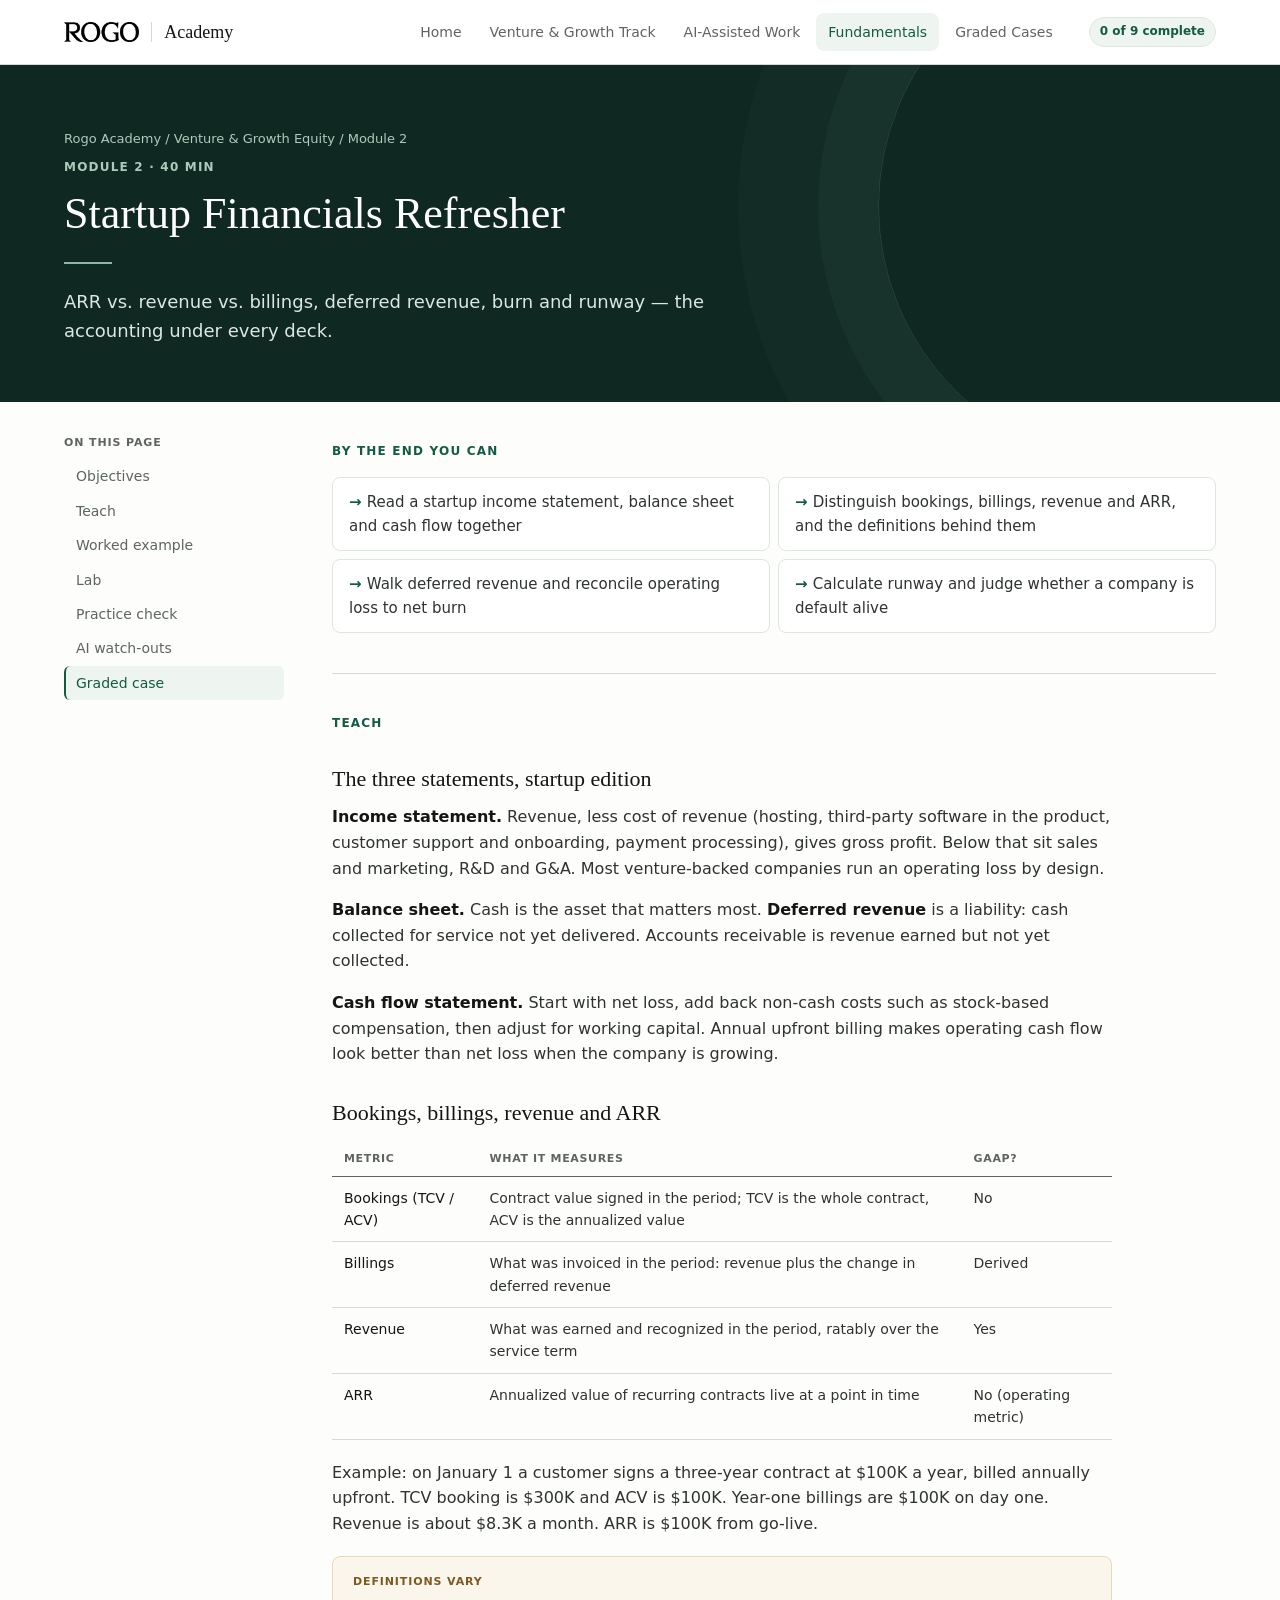
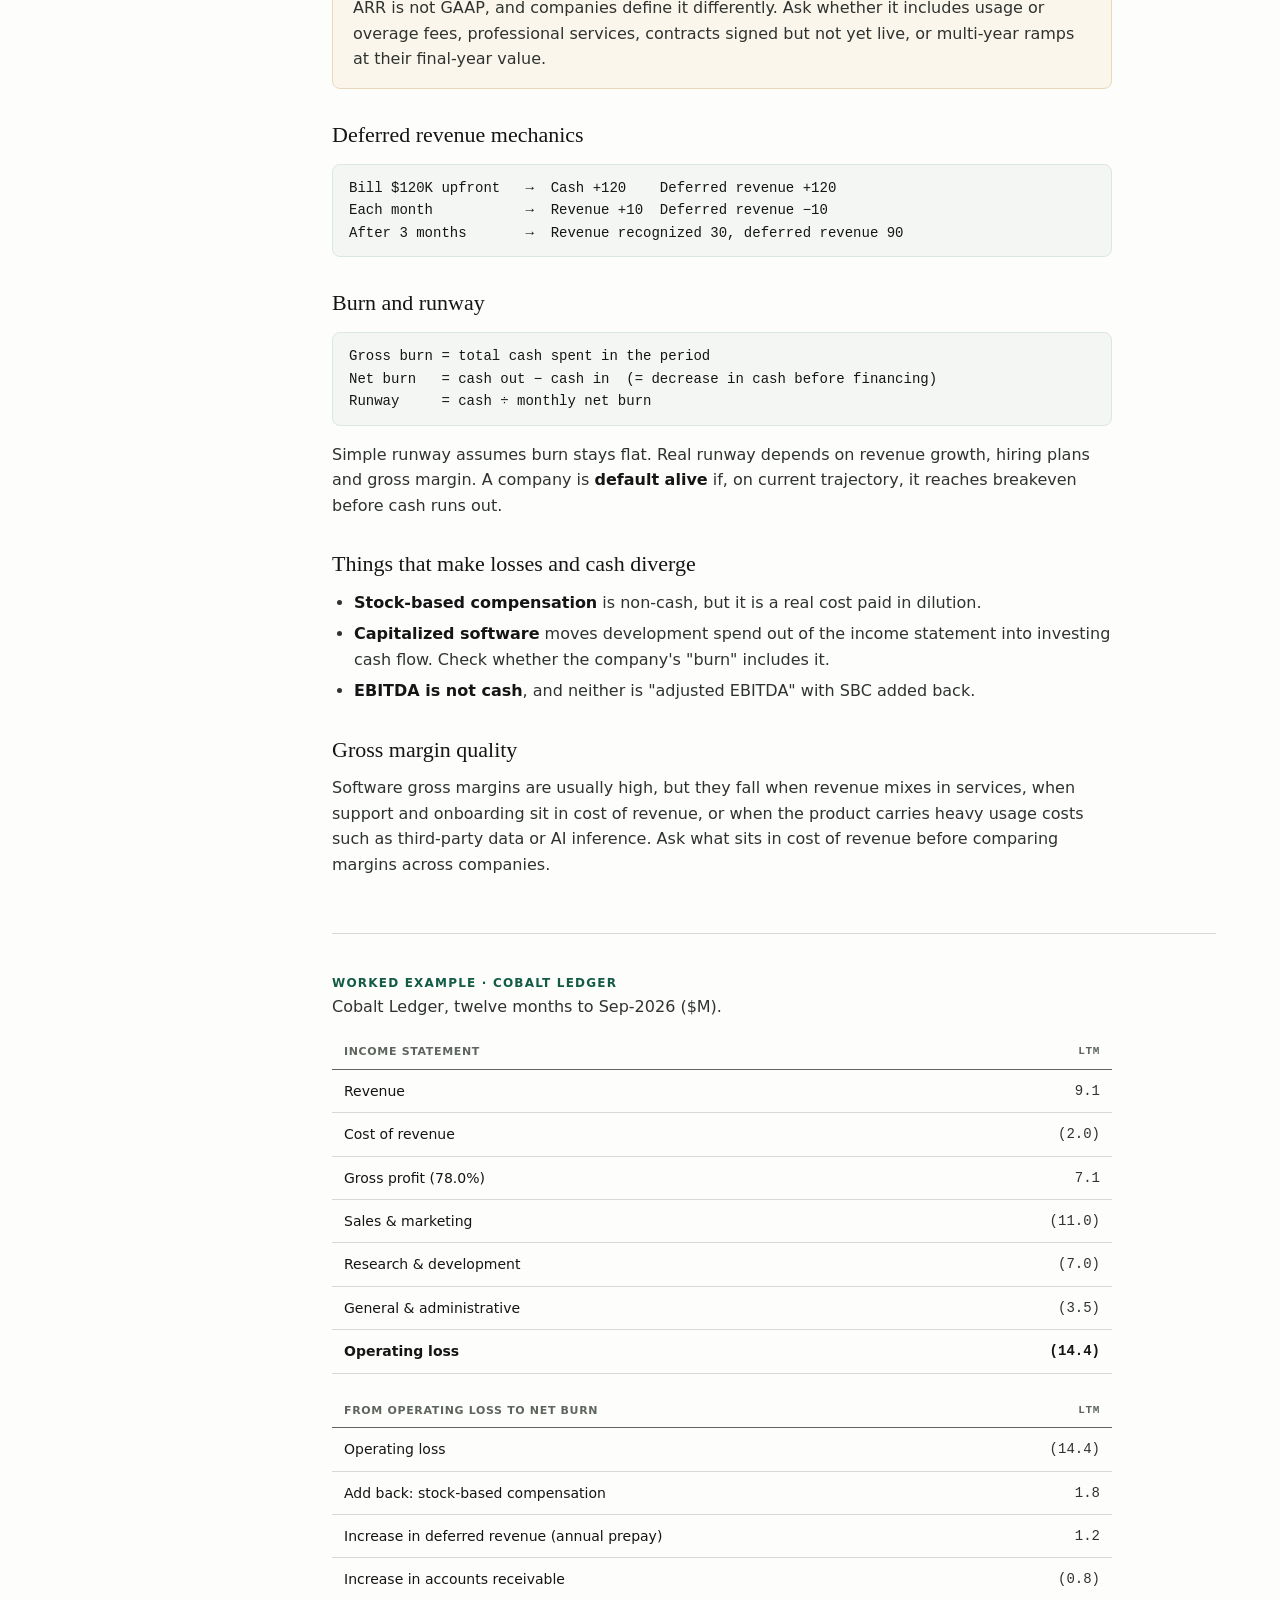
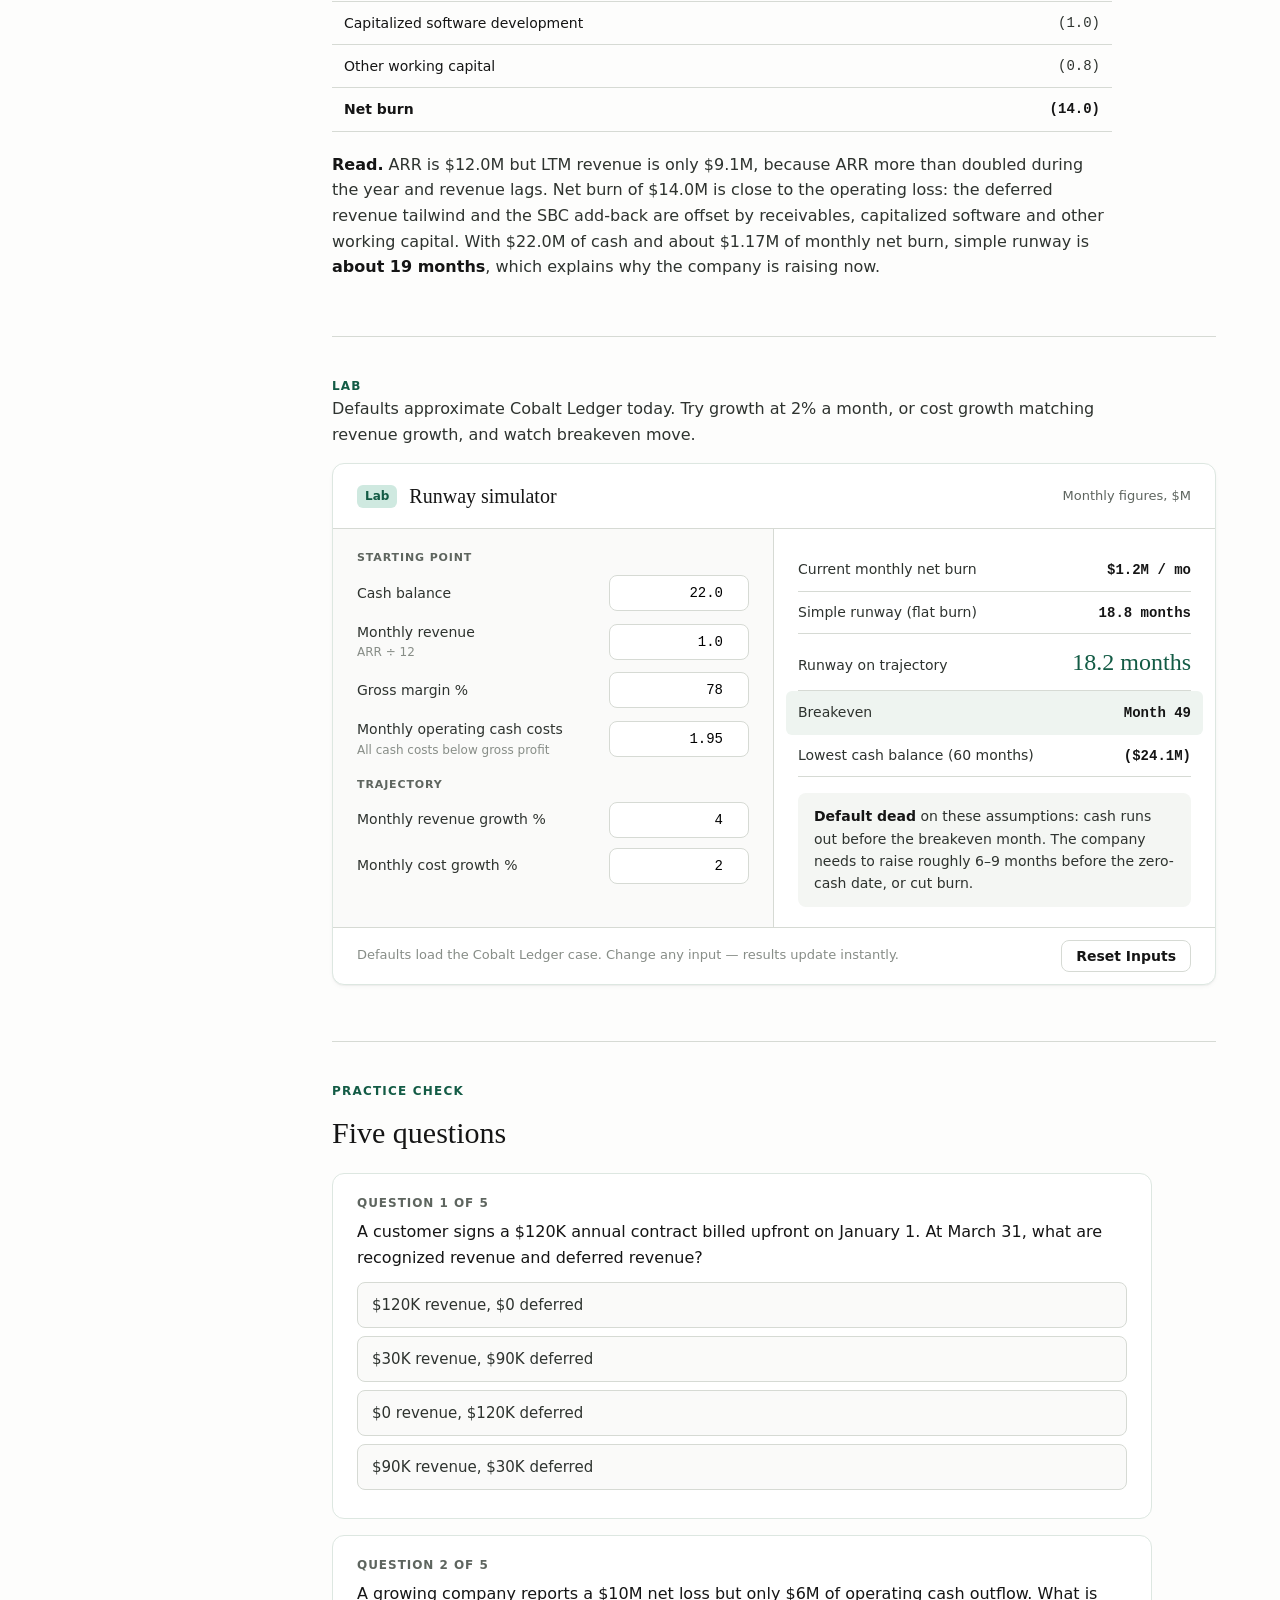
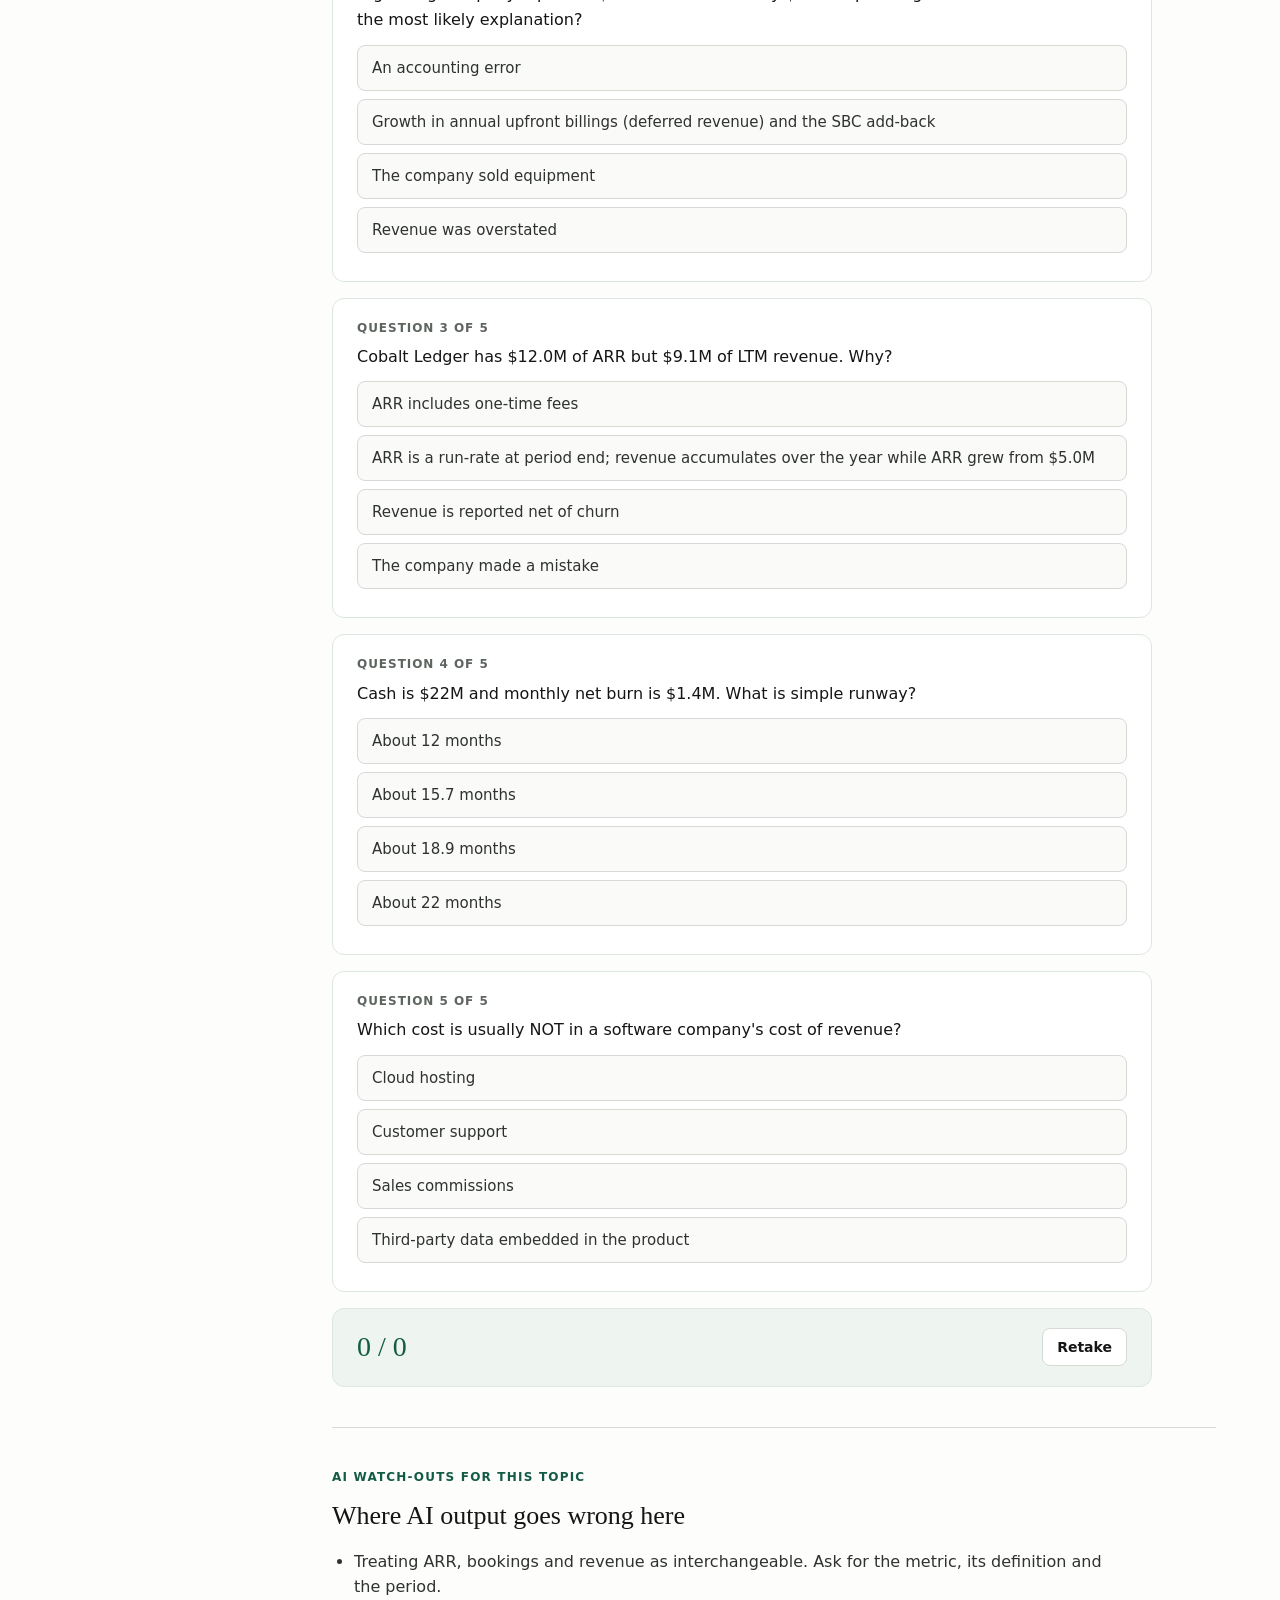
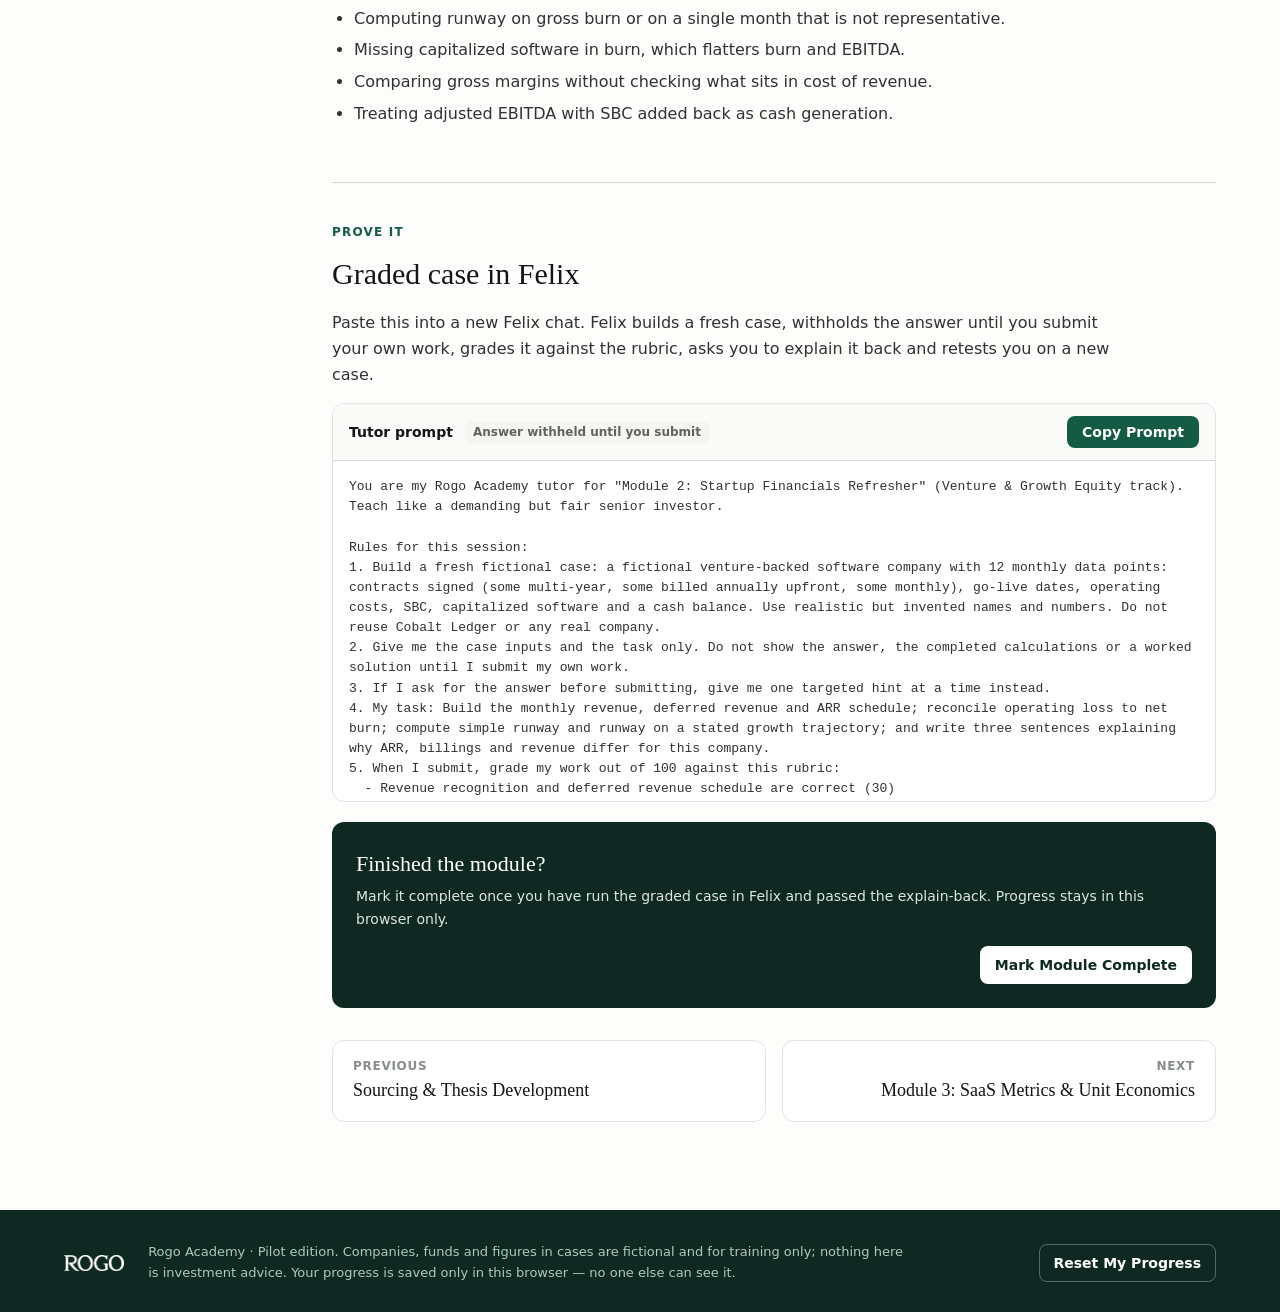
<file: vc/fundamentals/startup-financials.html>
<!DOCTYPE html>
<html lang="en">
<head>
<meta charset="UTF-8">
<meta name="viewport" content="width=device-width, initial-scale=1.0">
<meta name="robots" content="noindex, nofollow">
<meta name="description" content="Rogo Academy — applied finance training for the AI era.">
<title>Startup Financials Refresher · Rogo Academy</title>
<link rel="stylesheet" href="../../assets/styles.css">
</head>
<body>
<a class="skip" href="#main">Skip to content</a>
<header class="site-header"><div class="header-inner">
  <a class="brand" href="../../index.html" aria-label="Rogo Academy home"><img src="../../assets/rogo-wordmark-dark.png" alt="Rogo"><span class="divider"></span><span class="academy">Academy</span></a>
  <nav class="nav" aria-label="Primary"><a href="../../index.html" class="">Home</a><a href="../../vc/index.html" class="">Venture & Growth Track</a><a href="../../vc/ai-assisted-work.html" class="">AI-Assisted Work</a><a href="../../vc/index.html#fundamentals" class="active">Fundamentals</a><a href="../../vc/graded-cases.html" class="">Graded Cases</a></nav>
  <span class="progress-pill" data-progress-pill>0 of 9 complete</span>
</div></header>
<main id="main">
<section class="hero"><div class="hero-inner"><div class="crumbs"><a href="../../index.html">Rogo Academy</a> / <a href="../index.html">Venture & Growth Equity</a> / Module 2</div><div class="eyebrow">Module 2 · 40 min</div><h1>Startup Financials Refresher</h1><div class="rule"></div><p class="lede">ARR vs. revenue vs. billings, deferred revenue, burn and runway — the accounting under every deck.</p></div></section><div class="module-layout"><aside class="toc"><span class="label">On this page</span><a href="#objectives">Objectives</a><a href="#teach">Teach</a><a href="#worked">Worked example</a><a href="#lab">Lab</a><a href="#check">Practice check</a><a href="#watch">AI watch-outs</a><a href="#graded">Graded case</a></aside><div class="module-main">
<section class="section" id="objectives"><div class="eyebrow">By the end you can</div><ul class="objectives" style="margin-top:16px"><li>Read a startup income statement, balance sheet and cash flow together</li><li>Distinguish bookings, billings, revenue and ARR, and the definitions behind them</li><li>Walk deferred revenue and reconcile operating loss to net burn</li><li>Calculate runway and judge whether a company is default alive</li></ul></section>
<section class="section" id="teach"><div class="eyebrow">Teach</div><div class="prose">
<h3>The three statements, startup edition</h3>
<p><strong>Income statement.</strong> Revenue, less cost of revenue (hosting, third-party software in the product, customer support and onboarding, payment processing), gives gross profit. Below that sit sales and marketing, R&D and G&A. Most venture-backed companies run an operating loss by design.</p>
<p><strong>Balance sheet.</strong> Cash is the asset that matters most. <strong>Deferred revenue</strong> is a liability: cash collected for service not yet delivered. Accounts receivable is revenue earned but not yet collected.</p>
<p><strong>Cash flow statement.</strong> Start with net loss, add back non-cash costs such as stock-based compensation, then adjust for working capital. Annual upfront billing makes operating cash flow look better than net loss when the company is growing.</p>
<h3>Bookings, billings, revenue and ARR</h3>
<div class="table-scroll"><table class="t wrap"><thead><tr><th class="">Metric</th><th class="">What it measures</th><th class="">GAAP?</th></tr></thead><tbody><tr class=""><td class="">Bookings (TCV / ACV)</td><td class="">Contract value signed in the period; TCV is the whole contract, ACV is the annualized value</td><td class="">No</td></tr><tr class=""><td class="">Billings</td><td class="">What was invoiced in the period: revenue plus the change in deferred revenue</td><td class="">Derived</td></tr><tr class=""><td class="">Revenue</td><td class="">What was earned and recognized in the period, ratably over the service term</td><td class="">Yes</td></tr><tr class=""><td class="">ARR</td><td class="">Annualized value of recurring contracts live at a point in time</td><td class="">No (operating metric)</td></tr></tbody></table></div>
<p>Example: on January 1 a customer signs a three-year contract at $100K a year, billed annually upfront. TCV booking is $300K and ACV is $100K. Year-one billings are $100K on day one. Revenue is about $8.3K a month. ARR is $100K from go-live.</p>
<div class="callout warn"><span class="label">Definitions vary</span>ARR is not GAAP, and companies define it differently. Ask whether it includes usage or overage fees, professional services, contracts signed but not yet live, or multi-year ramps at their final-year value.</div>
<h3>Deferred revenue mechanics</h3>
<div class="formula">Bill $120K upfront   →  Cash +120    Deferred revenue +120
Each month           →  Revenue +10  Deferred revenue −10
After 3 months       →  Revenue recognized 30, deferred revenue 90</div>
<h3>Burn and runway</h3>
<div class="formula">Gross burn = total cash spent in the period
Net burn   = cash out − cash in  (= decrease in cash before financing)
Runway     = cash ÷ monthly net burn</div>
<p>Simple runway assumes burn stays flat. Real runway depends on revenue growth, hiring plans and gross margin. A company is <strong>default alive</strong> if, on current trajectory, it reaches breakeven before cash runs out.</p>
<h3>Things that make losses and cash diverge</h3>
<ul><li><strong>Stock-based compensation</strong> is non-cash, but it is a real cost paid in dilution.</li><li><strong>Capitalized software</strong> moves development spend out of the income statement into investing cash flow. Check whether the company's "burn" includes it.</li><li><strong>EBITDA is not cash</strong>, and neither is "adjusted EBITDA" with SBC added back.</li></ul>
<h3>Gross margin quality</h3>
<p>Software gross margins are usually high, but they fall when revenue mixes in services, when support and onboarding sit in cost of revenue, or when the product carries heavy usage costs such as third-party data or AI inference. Ask what sits in cost of revenue before comparing margins across companies.</p>
</div></section>
<section class="section" id="worked"><div class="eyebrow">Worked example · Cobalt Ledger</div><div class="prose"><p>Cobalt Ledger, twelve months to Sep-2026 ($M).</p><div class="table-scroll"><table class="t "><thead><tr><th class="">Income statement</th><th class="num">LTM</th></tr></thead><tbody><tr class=""><td class="">Revenue</td><td class="num">9.1</td></tr><tr class=""><td class="">Cost of revenue</td><td class="num">(2.0)</td></tr><tr class=""><td class="">Gross profit (78.0%)</td><td class="num">7.1</td></tr><tr class=""><td class="">Sales & marketing</td><td class="num">(11.0)</td></tr><tr class=""><td class="">Research & development</td><td class="num">(7.0)</td></tr><tr class=""><td class="">General & administrative</td><td class="num">(3.5)</td></tr><tr class="total"><td class="">Operating loss</td><td class="num">(14.4)</td></tr></tbody></table></div><div class="table-scroll"><table class="t "><thead><tr><th class="">From operating loss to net burn</th><th class="num">LTM</th></tr></thead><tbody><tr class=""><td class="">Operating loss</td><td class="num">(14.4)</td></tr><tr class=""><td class="">Add back: stock-based compensation</td><td class="num">1.8</td></tr><tr class=""><td class="">Increase in deferred revenue (annual prepay)</td><td class="num">1.2</td></tr><tr class=""><td class="">Increase in accounts receivable</td><td class="num">(0.8)</td></tr><tr class=""><td class="">Capitalized software development</td><td class="num">(1.0)</td></tr><tr class=""><td class="">Other working capital</td><td class="num">(0.8)</td></tr><tr class="total"><td class="">Net burn</td><td class="num">(14.0)</td></tr></tbody></table></div>
<p><strong>Read.</strong> ARR is $12.0M but LTM revenue is only $9.1M, because ARR more than doubled during the year and revenue lags. Net burn of $14.0M is close to the operating loss: the deferred revenue tailwind and the SBC add-back are offset by receivables, capitalized software and other working capital. With $22.0M of cash and about $1.17M of monthly net burn, simple runway is <strong>about 19 months</strong>, which explains why the company is raising now.</p></div></section>
<section class="section" id="lab"><div class="eyebrow">Lab</div><div class="prose"><p>Defaults approximate Cobalt Ledger today. Try growth at 2% a month, or cost growth matching revenue growth, and watch breakeven move.</p></div><div class="lab" data-lab="runway"><div class="lab-head"><span class="badge live">Lab</span><h3>Runway simulator</h3><span class="hint">Monthly figures, $M</span></div>
<div class="lab-body"><div class="lab-inputs"><div class="group-label">Starting point</div><div class="field"><label for="f-cash-140015084367856">Cash balance</label><input id="f-cash-140015084367856" type="number" step="any" value="22.0" data-k="cash"></div><div class="field"><label for="f-rev-140015084367984">Monthly revenue<small>ARR ÷ 12</small></label><input id="f-rev-140015084367984" type="number" step="any" value="1.0" data-k="rev"></div><div class="field"><label for="f-gm-140015084368112">Gross margin %</label><input id="f-gm-140015084368112" type="number" step="any" value="78" data-k="gm"></div><div class="field"><label for="f-opex-140015084376096">Monthly operating cash costs<small>All cash costs below gross profit</small></label><input id="f-opex-140015084376096" type="number" step="any" value="1.95" data-k="opex"></div><div class="group-label">Trajectory</div><div class="field"><label for="f-revGrowth-140015084377216">Monthly revenue growth %</label><input id="f-revGrowth-140015084377216" type="number" step="any" value="4" data-k="revGrowth"></div><div class="field"><label for="f-opexGrowth-140015084368496">Monthly cost growth %</label><input id="f-opexGrowth-140015084368496" type="number" step="any" value="2" data-k="opexGrowth"></div></div><div class="lab-outputs"><div class="out "><span>Current monthly net burn</span><span data-o="firstBurn">—</span></div><div class="out "><span>Simple runway (flat burn)</span><span data-o="simpleRunway">—</span></div><div class="out big"><span>Runway on trajectory</span><span data-o="runway">—</span></div><div class="out key"><span>Breakeven</span><span data-o="breakeven">—</span></div><div class="out "><span>Lowest cash balance (60 months)</span><span data-o="minCash">—</span></div><div class="read" data-o="read"></div></div></div>
<div class="lab-foot"><span>Defaults load the Cobalt Ledger case. Change any input — results update instantly.</span><button class="btn btn-outline" data-lab-reset style="margin-left:auto;height:32px">Reset Inputs</button></div></div></section>
<section class="section" id="check"><div class="eyebrow">Practice check</div><h2 style="font-size:30px;margin:8px 0 16px">Five questions</h2><div class="quiz" data-quiz="financials"><div class="q" data-correct="1"><div class="qn">Question 1 of 5</div><div class="qt">A customer signs a $120K annual contract billed upfront on January 1. At March 31, what are recognized revenue and deferred revenue?</div><button class="opt" type="button">$120K revenue, $0 deferred</button><button class="opt" type="button">$30K revenue, $90K deferred</button><button class="opt" type="button">$0 revenue, $120K deferred</button><button class="opt" type="button">$90K revenue, $30K deferred</button><div class="explain">Revenue is recognized ratably at $10K a month. Three months recognized means $30K; the remaining $90K is still owed in service.</div></div><div class="q" data-correct="1"><div class="qn">Question 2 of 5</div><div class="qt">A growing company reports a $10M net loss but only $6M of operating cash outflow. What is the most likely explanation?</div><button class="opt" type="button">An accounting error</button><button class="opt" type="button">Growth in annual upfront billings (deferred revenue) and the SBC add-back</button><button class="opt" type="button">The company sold equipment</button><button class="opt" type="button">Revenue was overstated</button><div class="explain">Prepaid annual contracts bring cash in ahead of revenue, and SBC is non-cash. Both make operating cash flow better than net loss.</div></div><div class="q" data-correct="1"><div class="qn">Question 3 of 5</div><div class="qt">Cobalt Ledger has $12.0M of ARR but $9.1M of LTM revenue. Why?</div><button class="opt" type="button">ARR includes one-time fees</button><button class="opt" type="button">ARR is a run-rate at period end; revenue accumulates over the year while ARR grew from $5.0M</button><button class="opt" type="button">Revenue is reported net of churn</button><button class="opt" type="button">The company made a mistake</button><div class="explain">For a fast-growing company, end-of-period ARR runs well ahead of trailing revenue.</div></div><div class="q" data-correct="1"><div class="qn">Question 4 of 5</div><div class="qt">Cash is $22M and monthly net burn is $1.4M. What is simple runway?</div><button class="opt" type="button">About 12 months</button><button class="opt" type="button">About 15.7 months</button><button class="opt" type="button">About 18.9 months</button><button class="opt" type="button">About 22 months</button><div class="explain">22 ÷ 1.4 = 15.7 months. A company typically starts raising six to nine months before the zero-cash date.</div></div><div class="q" data-correct="2"><div class="qn">Question 5 of 5</div><div class="qt">Which cost is usually NOT in a software company's cost of revenue?</div><button class="opt" type="button">Cloud hosting</button><button class="opt" type="button">Customer support</button><button class="opt" type="button">Sales commissions</button><button class="opt" type="button">Third-party data embedded in the product</button><div class="explain">Sales commissions are a customer acquisition cost and sit in sales and marketing.</div></div><div class="quiz-score" hidden><span class="s">0 / 0</span><span class="msg"></span><button class="btn btn-outline" data-quiz-reset style="margin-left:auto">Retake</button></div></div></section>
<section class="section" id="watch"><div class="eyebrow">AI watch-outs for this topic</div><h2 style="font-size:26px;margin:8px 0 12px">Where AI output goes wrong here</h2><div class="prose"><ul><li>Treating ARR, bookings and revenue as interchangeable. Ask for the metric, its definition and the period.</li><li>Computing runway on gross burn or on a single month that is not representative.</li><li>Missing capitalized software in burn, which flatters burn and EBITDA.</li><li>Comparing gross margins without checking what sits in cost of revenue.</li><li>Treating adjusted EBITDA with SBC added back as cash generation.</li></ul></div></section>
<section class="section" id="graded"><div class="eyebrow">Prove it</div><h2 style="font-size:30px;margin:8px 0 12px">Graded case in Felix</h2>
<div class="prose"><p>Paste this into a new Felix chat. Felix builds a fresh case, withholds the answer until you submit your own work, grades it against the rubric, asks you to explain it back and retests you on a new case.</p></div>
<div class="prompt"><div class="prompt-head"><strong>Tutor prompt</strong><span class="badge">Answer withheld until you submit</span><button class="btn btn-brand" data-copy="graded-financials">Copy Prompt</button></div><pre id="graded-financials">You are my Rogo Academy tutor for &quot;Module 2: Startup Financials Refresher&quot; (Venture &amp; Growth Equity track). Teach like a demanding but fair senior investor.

Rules for this session:
1. Build a fresh fictional case: a fictional venture-backed software company with 12 monthly data points: contracts signed (some multi-year, some billed annually upfront, some monthly), go-live dates, operating costs, SBC, capitalized software and a cash balance. Use realistic but invented names and numbers. Do not reuse Cobalt Ledger or any real company.
2. Give me the case inputs and the task only. Do not show the answer, the completed calculations or a worked solution until I submit my own work.
3. If I ask for the answer before submitting, give me one targeted hint at a time instead.
4. My task: Build the monthly revenue, deferred revenue and ARR schedule; reconcile operating loss to net burn; compute simple runway and runway on a stated growth trajectory; and write three sentences explaining why ARR, billings and revenue differ for this company.
5. When I submit, grade my work out of 100 against this rubric:
  - Revenue recognition and deferred revenue schedule are correct (30)
  - ARR is computed on a clear, stated definition (15)
  - Operating loss to net burn bridge reconciles (25)
  - Runway is calculated correctly with stated assumptions (15)
  - Explanation is accurate and plain-English (15)
   For each criterion show my score, what I got right, each error (where it is and why it matters) and the corrected approach.
6. Then ask me two explain-back questions on the key drivers, without AI help, and grade my answers.
7. Finish with a retest case that changes the numbers and one structural feature. Same rules: no answers until I submit.
Keep the whole exercise to about 45 minutes. Start by confirming my experience level in one question, then present the case.</pre></div>
<div class="complete"><div><h3>Finished the module?</h3><p>Mark it complete once you have run the graded case in Felix and passed the explain-back. Progress stays in this browser only.</p></div><div class="btn-row"><button class="btn btn-light" data-complete-btn="financials">Mark Module Complete</button></div></div>
<div class="pager"><a href="../../vc/fundamentals/sourcing.html"><small>Previous</small><span>Sourcing & Thesis Development</span></a><a class="next" href="../../vc/fundamentals/unit-economics.html"><small>Next</small><span>Module 3: SaaS Metrics & Unit Economics</span></a></div>
</section></div></div>
</main>
<footer class="footer"><div class="footer-inner">
  <img src="../../assets/rogo-wordmark-light.png" alt="Rogo">
  <p>Rogo Academy · Pilot edition. Companies, funds and figures in cases are fictional and for training only; nothing here is investment advice. Your progress is saved only in this browser — no one else can see it.</p>
  <button class="btn btn-ghost-light" data-reset-progress style="margin-left:auto">Reset My Progress</button>
</div></footer>
<script src="../../assets/app.js"></script>
<script src="../../assets/labs.js"></script>
</body>
</html>
</file>
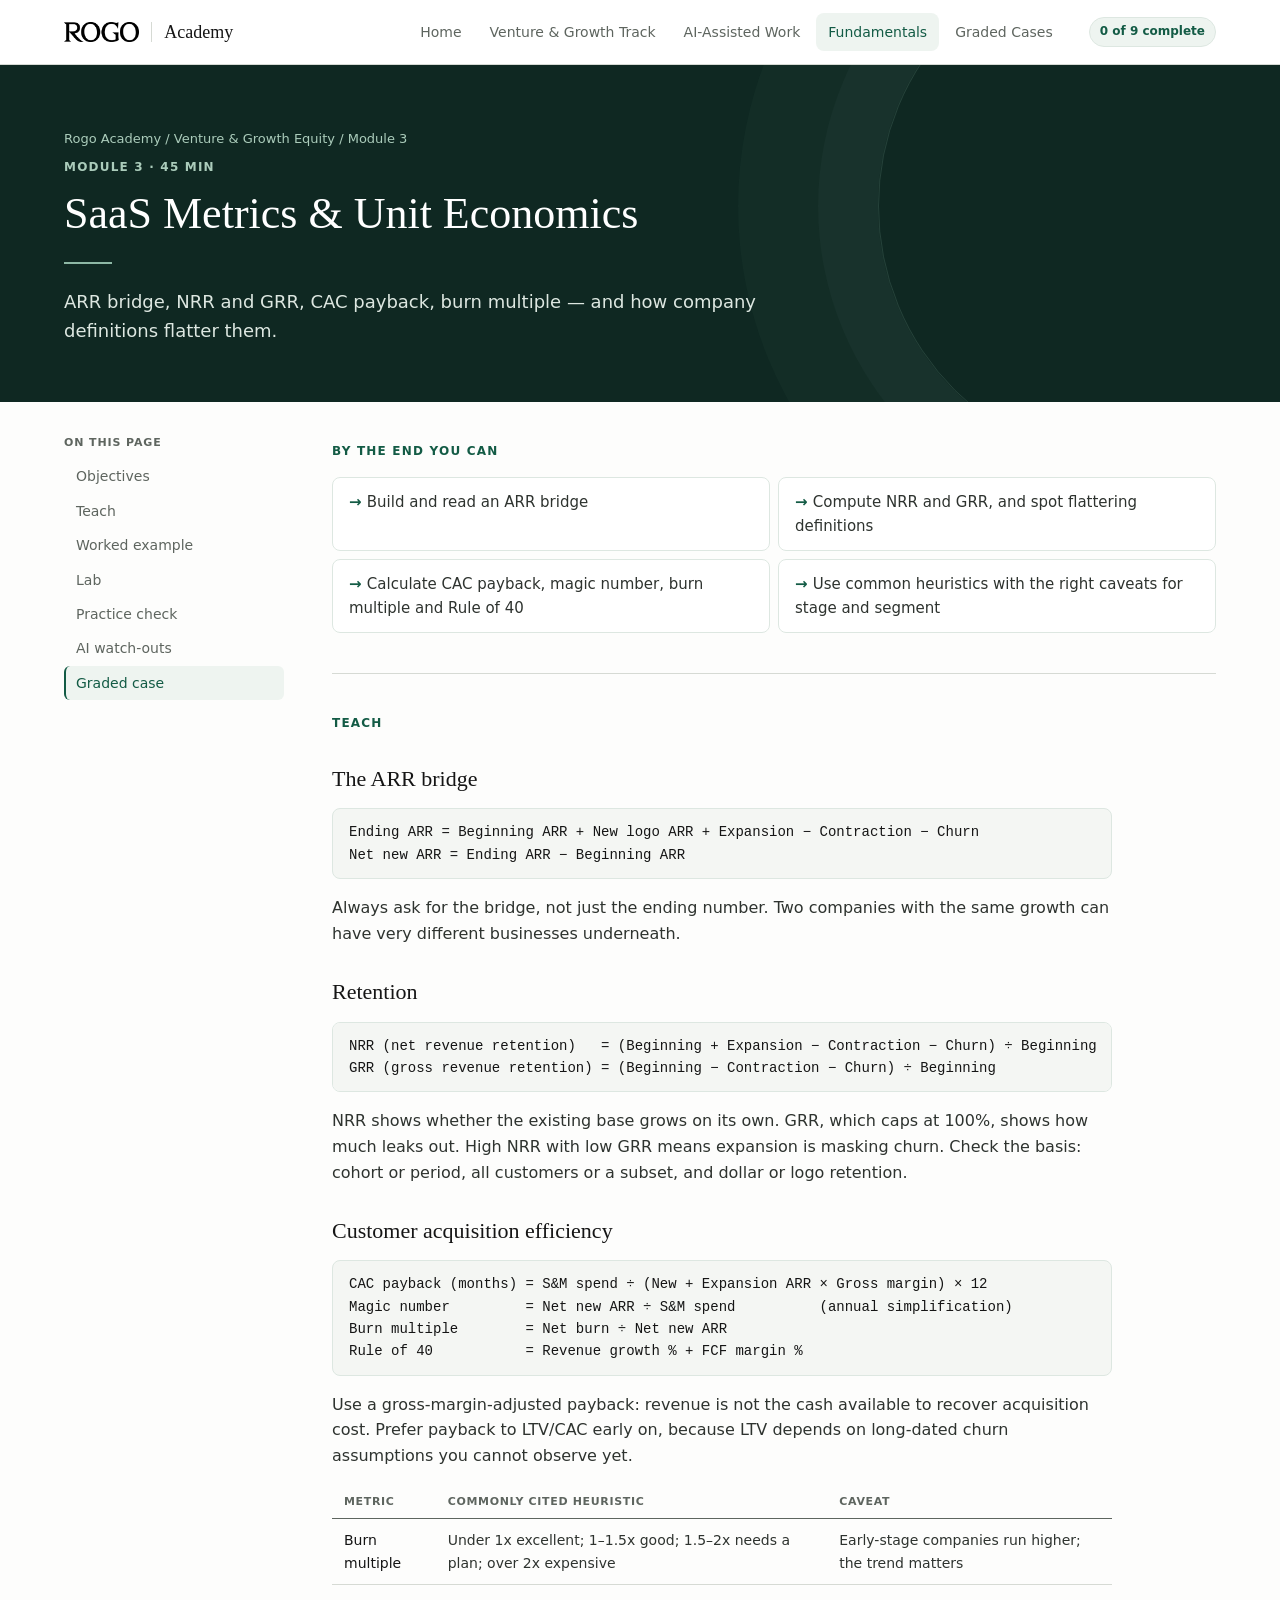
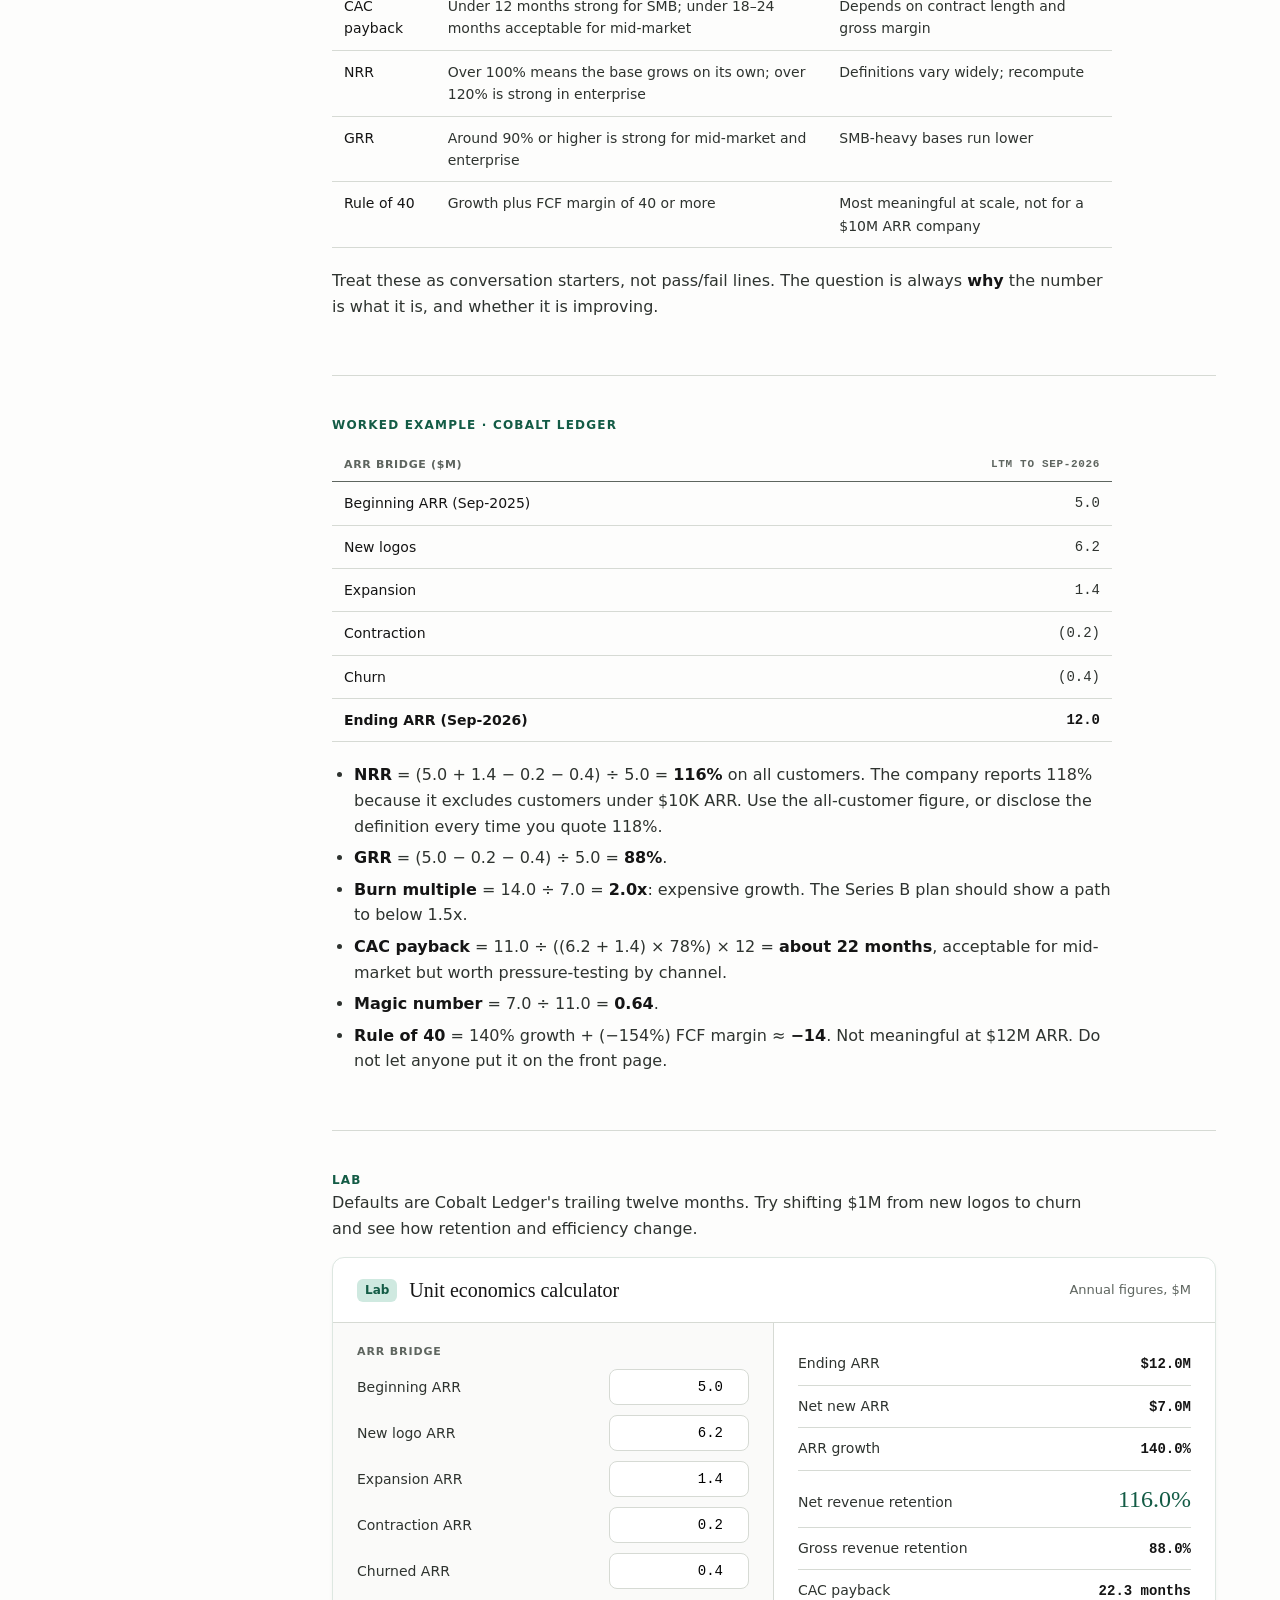
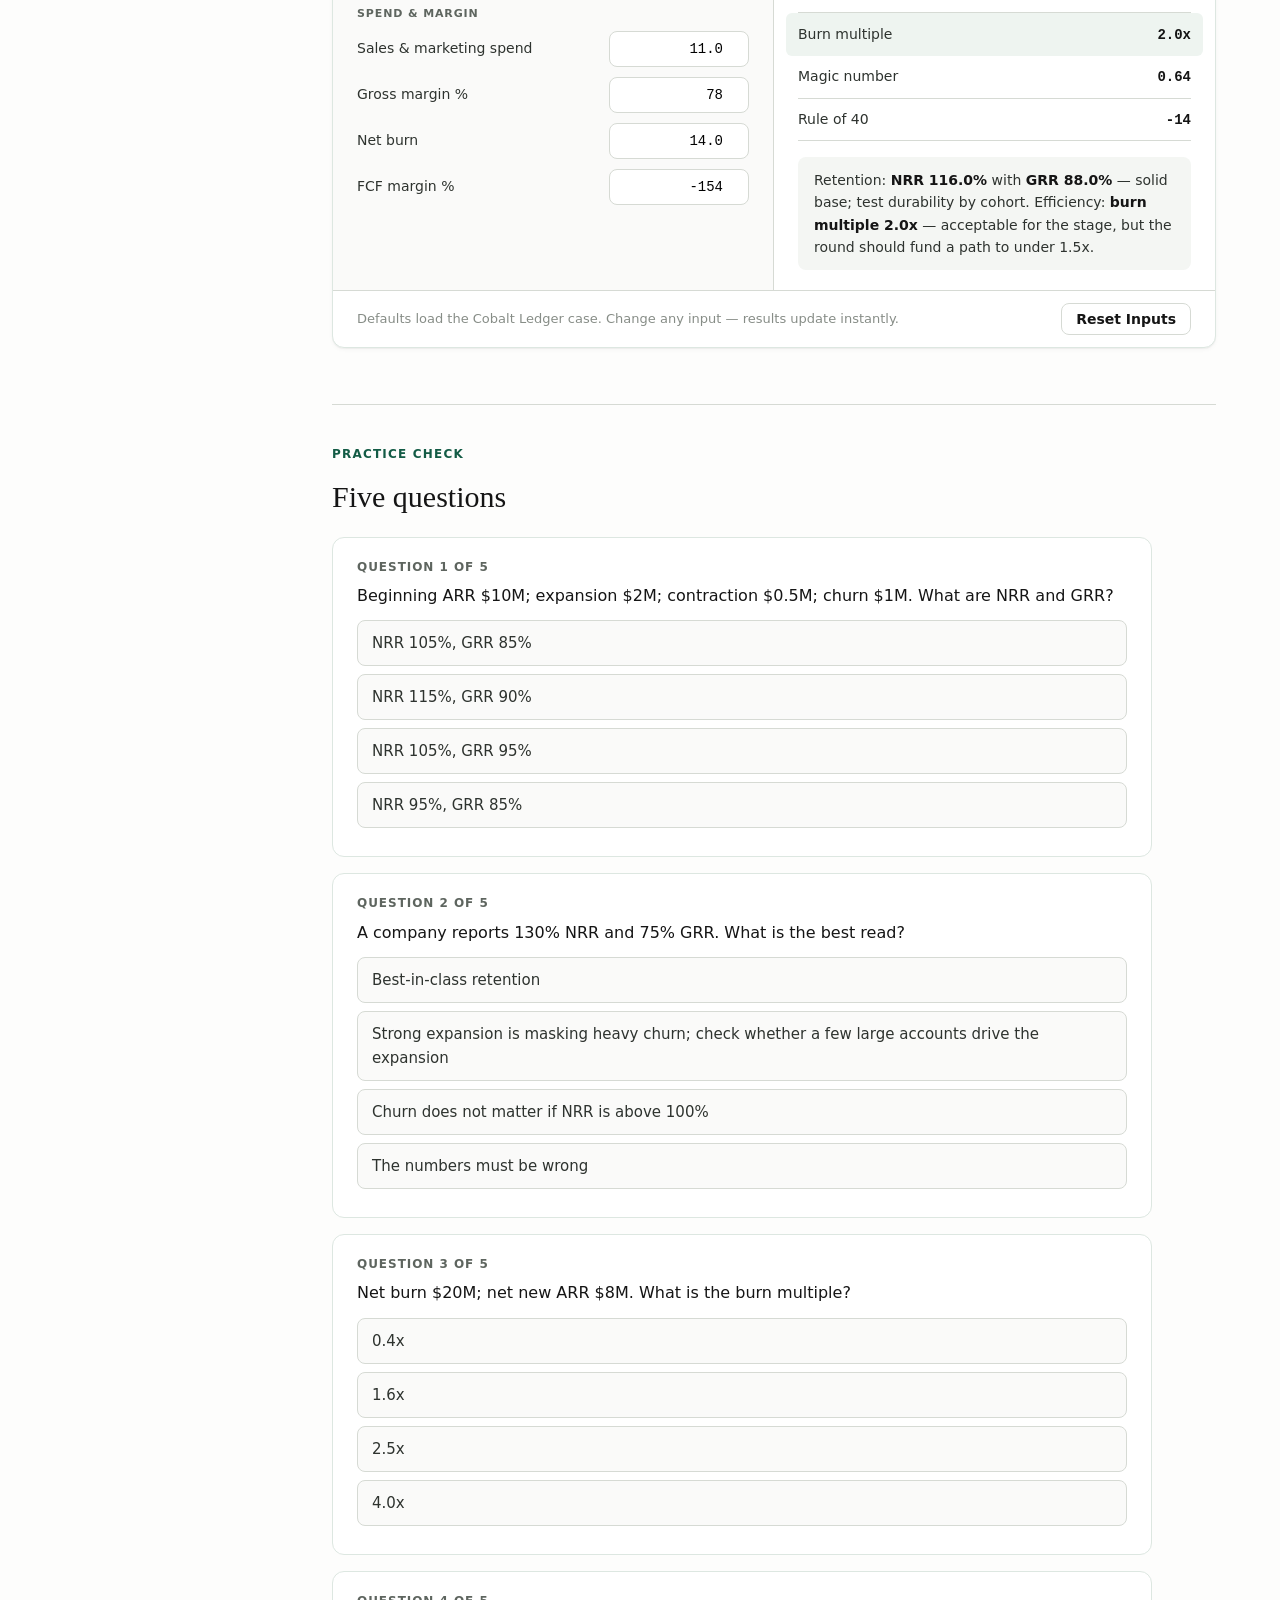
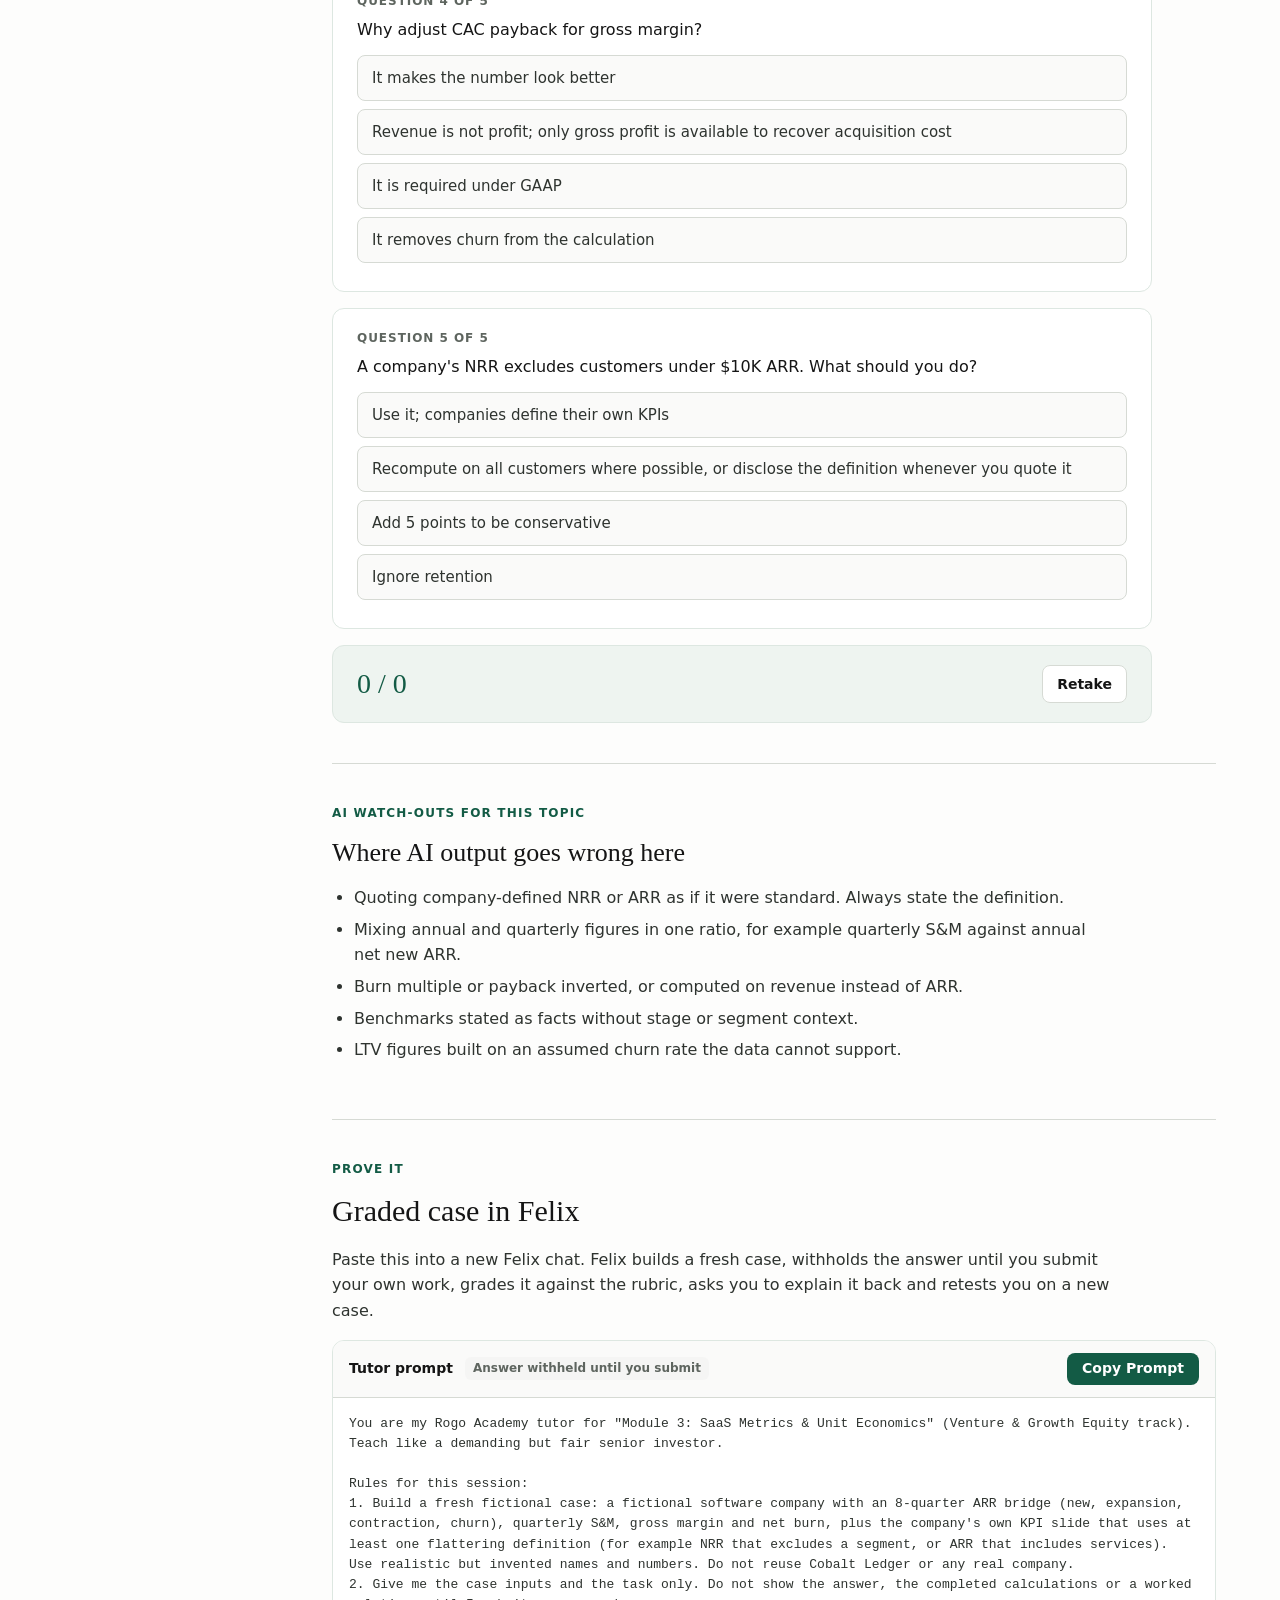
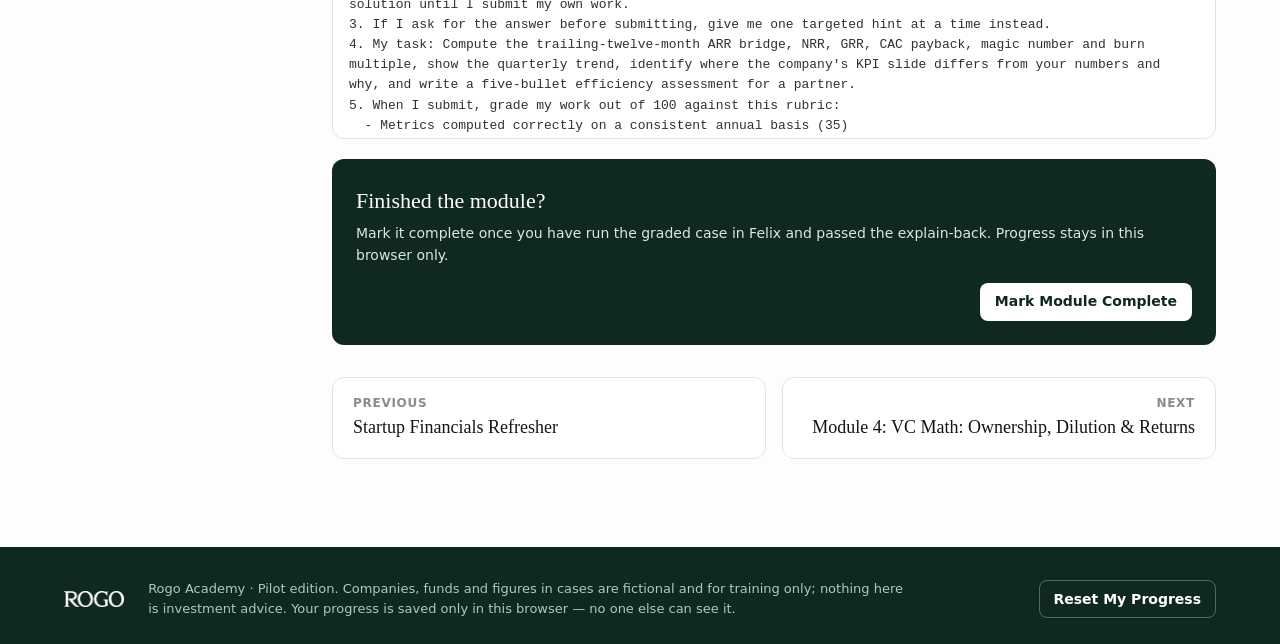
<file: vc/fundamentals/unit-economics.html>
<!DOCTYPE html>
<html lang="en">
<head>
<meta charset="UTF-8">
<meta name="viewport" content="width=device-width, initial-scale=1.0">
<meta name="robots" content="noindex, nofollow">
<meta name="description" content="Rogo Academy — applied finance training for the AI era.">
<title>SaaS Metrics &amp; Unit Economics · Rogo Academy</title>
<link rel="stylesheet" href="../../assets/styles.css">
</head>
<body>
<a class="skip" href="#main">Skip to content</a>
<header class="site-header"><div class="header-inner">
  <a class="brand" href="../../index.html" aria-label="Rogo Academy home"><img src="../../assets/rogo-wordmark-dark.png" alt="Rogo"><span class="divider"></span><span class="academy">Academy</span></a>
  <nav class="nav" aria-label="Primary"><a href="../../index.html" class="">Home</a><a href="../../vc/index.html" class="">Venture & Growth Track</a><a href="../../vc/ai-assisted-work.html" class="">AI-Assisted Work</a><a href="../../vc/index.html#fundamentals" class="active">Fundamentals</a><a href="../../vc/graded-cases.html" class="">Graded Cases</a></nav>
  <span class="progress-pill" data-progress-pill>0 of 9 complete</span>
</div></header>
<main id="main">
<section class="hero"><div class="hero-inner"><div class="crumbs"><a href="../../index.html">Rogo Academy</a> / <a href="../index.html">Venture & Growth Equity</a> / Module 3</div><div class="eyebrow">Module 3 · 45 min</div><h1>SaaS Metrics & Unit Economics</h1><div class="rule"></div><p class="lede">ARR bridge, NRR and GRR, CAC payback, burn multiple — and how company definitions flatter them.</p></div></section><div class="module-layout"><aside class="toc"><span class="label">On this page</span><a href="#objectives">Objectives</a><a href="#teach">Teach</a><a href="#worked">Worked example</a><a href="#lab">Lab</a><a href="#check">Practice check</a><a href="#watch">AI watch-outs</a><a href="#graded">Graded case</a></aside><div class="module-main">
<section class="section" id="objectives"><div class="eyebrow">By the end you can</div><ul class="objectives" style="margin-top:16px"><li>Build and read an ARR bridge</li><li>Compute NRR and GRR, and spot flattering definitions</li><li>Calculate CAC payback, magic number, burn multiple and Rule of 40</li><li>Use common heuristics with the right caveats for stage and segment</li></ul></section>
<section class="section" id="teach"><div class="eyebrow">Teach</div><div class="prose">
<h3>The ARR bridge</h3>
<div class="formula">Ending ARR = Beginning ARR + New logo ARR + Expansion − Contraction − Churn
Net new ARR = Ending ARR − Beginning ARR</div>
<p>Always ask for the bridge, not just the ending number. Two companies with the same growth can have very different businesses underneath.</p>
<h3>Retention</h3>
<div class="formula">NRR (net revenue retention)   = (Beginning + Expansion − Contraction − Churn) ÷ Beginning
GRR (gross revenue retention) = (Beginning − Contraction − Churn) ÷ Beginning</div>
<p>NRR shows whether the existing base grows on its own. GRR, which caps at 100%, shows how much leaks out. High NRR with low GRR means expansion is masking churn. Check the basis: cohort or period, all customers or a subset, and dollar or logo retention.</p>
<h3>Customer acquisition efficiency</h3>
<div class="formula">CAC payback (months) = S&M spend ÷ (New + Expansion ARR × Gross margin) × 12
Magic number         = Net new ARR ÷ S&M spend          (annual simplification)
Burn multiple        = Net burn ÷ Net new ARR
Rule of 40           = Revenue growth % + FCF margin %</div>
<p>Use a gross-margin-adjusted payback: revenue is not the cash available to recover acquisition cost. Prefer payback to LTV/CAC early on, because LTV depends on long-dated churn assumptions you cannot observe yet.</p>
<div class="table-scroll"><table class="t wrap"><thead><tr><th class="">Metric</th><th class="">Commonly cited heuristic</th><th class="">Caveat</th></tr></thead><tbody><tr class=""><td class="">Burn multiple</td><td class="">Under 1x excellent; 1–1.5x good; 1.5–2x needs a plan; over 2x expensive</td><td class="">Early-stage companies run higher; the trend matters</td></tr><tr class=""><td class="">CAC payback</td><td class="">Under 12 months strong for SMB; under 18–24 months acceptable for mid-market</td><td class="">Depends on contract length and gross margin</td></tr><tr class=""><td class="">NRR</td><td class="">Over 100% means the base grows on its own; over 120% is strong in enterprise</td><td class="">Definitions vary widely; recompute</td></tr><tr class=""><td class="">GRR</td><td class="">Around 90% or higher is strong for mid-market and enterprise</td><td class="">SMB-heavy bases run lower</td></tr><tr class=""><td class="">Rule of 40</td><td class="">Growth plus FCF margin of 40 or more</td><td class="">Most meaningful at scale, not for a $10M ARR company</td></tr></tbody></table></div>
<p>Treat these as conversation starters, not pass/fail lines. The question is always <strong>why</strong> the number is what it is, and whether it is improving.</p>
</div></section>
<section class="section" id="worked"><div class="eyebrow">Worked example · Cobalt Ledger</div><div class="prose"><div class="table-scroll"><table class="t "><thead><tr><th class="">ARR bridge ($M)</th><th class="num">LTM to Sep-2026</th></tr></thead><tbody><tr class=""><td class="">Beginning ARR (Sep-2025)</td><td class="num">5.0</td></tr><tr class=""><td class="">New logos</td><td class="num">6.2</td></tr><tr class=""><td class="">Expansion</td><td class="num">1.4</td></tr><tr class=""><td class="">Contraction</td><td class="num">(0.2)</td></tr><tr class=""><td class="">Churn</td><td class="num">(0.4)</td></tr><tr class="total"><td class="">Ending ARR (Sep-2026)</td><td class="num">12.0</td></tr></tbody></table></div>
<ul>
<li><strong>NRR</strong> = (5.0 + 1.4 − 0.2 − 0.4) ÷ 5.0 = <strong>116%</strong> on all customers. The company reports 118% because it excludes customers under $10K ARR. Use the all-customer figure, or disclose the definition every time you quote 118%.</li>
<li><strong>GRR</strong> = (5.0 − 0.2 − 0.4) ÷ 5.0 = <strong>88%</strong>.</li>
<li><strong>Burn multiple</strong> = 14.0 ÷ 7.0 = <strong>2.0x</strong>: expensive growth. The Series B plan should show a path to below 1.5x.</li>
<li><strong>CAC payback</strong> = 11.0 ÷ ((6.2 + 1.4) × 78%) × 12 = <strong>about 22 months</strong>, acceptable for mid-market but worth pressure-testing by channel.</li>
<li><strong>Magic number</strong> = 7.0 ÷ 11.0 = <strong>0.64</strong>.</li>
<li><strong>Rule of 40</strong> = 140% growth + (−154%) FCF margin ≈ <strong>−14</strong>. Not meaningful at $12M ARR. Do not let anyone put it on the front page.</li>
</ul></div></section>
<section class="section" id="lab"><div class="eyebrow">Lab</div><div class="prose"><p>Defaults are Cobalt Ledger's trailing twelve months. Try shifting $1M from new logos to churn and see how retention and efficiency change.</p></div><div class="lab" data-lab="unitEcon"><div class="lab-head"><span class="badge live">Lab</span><h3>Unit economics calculator</h3><span class="hint">Annual figures, $M</span></div>
<div class="lab-body"><div class="lab-inputs"><div class="group-label">ARR bridge</div><div class="field"><label for="f-start-140015084112944">Beginning ARR</label><input id="f-start-140015084112944" type="number" step="any" value="5.0" data-k="start"></div><div class="field"><label for="f-newArr-140015084112496">New logo ARR</label><input id="f-newArr-140015084112496" type="number" step="any" value="6.2" data-k="newArr"></div><div class="field"><label for="f-expansion-140015084112752">Expansion ARR</label><input id="f-expansion-140015084112752" type="number" step="any" value="1.4" data-k="expansion"></div><div class="field"><label for="f-contraction-140015084113200">Contraction ARR</label><input id="f-contraction-140015084113200" type="number" step="any" value="0.2" data-k="contraction"></div><div class="field"><label for="f-churn-140015084111472">Churned ARR</label><input id="f-churn-140015084111472" type="number" step="any" value="0.4" data-k="churn"></div><div class="group-label">Spend & margin</div><div class="field"><label for="f-sm-140015084111856">Sales & marketing spend</label><input id="f-sm-140015084111856" type="number" step="any" value="11.0" data-k="sm"></div><div class="field"><label for="f-gm-140015084112560">Gross margin %</label><input id="f-gm-140015084112560" type="number" step="any" value="78" data-k="gm"></div><div class="field"><label for="f-netBurn-140015084114288">Net burn</label><input id="f-netBurn-140015084114288" type="number" step="any" value="14.0" data-k="netBurn"></div><div class="field"><label for="f-fcfMargin-140015084123440">FCF margin %</label><input id="f-fcfMargin-140015084123440" type="number" step="any" value="-154" data-k="fcfMargin"></div></div><div class="lab-outputs"><div class="out "><span>Ending ARR</span><span data-o="end">—</span></div><div class="out "><span>Net new ARR</span><span data-o="netNew">—</span></div><div class="out "><span>ARR growth</span><span data-o="growth">—</span></div><div class="out big"><span>Net revenue retention</span><span data-o="nrr">—</span></div><div class="out "><span>Gross revenue retention</span><span data-o="grr">—</span></div><div class="out "><span>CAC payback</span><span data-o="payback">—</span></div><div class="out key"><span>Burn multiple</span><span data-o="burnMultiple">—</span></div><div class="out "><span>Magic number</span><span data-o="magic">—</span></div><div class="out "><span>Rule of 40</span><span data-o="rule40">—</span></div><div class="read" data-o="read"></div></div></div>
<div class="lab-foot"><span>Defaults load the Cobalt Ledger case. Change any input — results update instantly.</span><button class="btn btn-outline" data-lab-reset style="margin-left:auto;height:32px">Reset Inputs</button></div></div></section>
<section class="section" id="check"><div class="eyebrow">Practice check</div><h2 style="font-size:30px;margin:8px 0 16px">Five questions</h2><div class="quiz" data-quiz="unit-economics"><div class="q" data-correct="0"><div class="qn">Question 1 of 5</div><div class="qt">Beginning ARR $10M; expansion $2M; contraction $0.5M; churn $1M. What are NRR and GRR?</div><button class="opt" type="button">NRR 105%, GRR 85%</button><button class="opt" type="button">NRR 115%, GRR 90%</button><button class="opt" type="button">NRR 105%, GRR 95%</button><button class="opt" type="button">NRR 95%, GRR 85%</button><div class="explain">NRR = (10 + 2 − 0.5 − 1) ÷ 10 = 105%. GRR = (10 − 0.5 − 1) ÷ 10 = 85%.</div></div><div class="q" data-correct="1"><div class="qn">Question 2 of 5</div><div class="qt">A company reports 130% NRR and 75% GRR. What is the best read?</div><button class="opt" type="button">Best-in-class retention</button><button class="opt" type="button">Strong expansion is masking heavy churn; check whether a few large accounts drive the expansion</button><button class="opt" type="button">Churn does not matter if NRR is above 100%</button><button class="opt" type="button">The numbers must be wrong</button><div class="explain">A quarter of the base leaks every year. If expansion slows, growth falls fast. Ask for logo and dollar cohorts.</div></div><div class="q" data-correct="2"><div class="qn">Question 3 of 5</div><div class="qt">Net burn $20M; net new ARR $8M. What is the burn multiple?</div><button class="opt" type="button">0.4x</button><button class="opt" type="button">1.6x</button><button class="opt" type="button">2.5x</button><button class="opt" type="button">4.0x</button><div class="explain">20 ÷ 8 = 2.5x: each dollar of new ARR costs $2.50 of burn.</div></div><div class="q" data-correct="1"><div class="qn">Question 4 of 5</div><div class="qt">Why adjust CAC payback for gross margin?</div><button class="opt" type="button">It makes the number look better</button><button class="opt" type="button">Revenue is not profit; only gross profit is available to recover acquisition cost</button><button class="opt" type="button">It is required under GAAP</button><button class="opt" type="button">It removes churn from the calculation</button><div class="explain">A $100K customer at 50% gross margin recovers CAC half as fast as one at 100%.</div></div><div class="q" data-correct="1"><div class="qn">Question 5 of 5</div><div class="qt">A company's NRR excludes customers under $10K ARR. What should you do?</div><button class="opt" type="button">Use it; companies define their own KPIs</button><button class="opt" type="button">Recompute on all customers where possible, or disclose the definition whenever you quote it</button><button class="opt" type="button">Add 5 points to be conservative</button><button class="opt" type="button">Ignore retention</button><div class="explain">Excluding small customers usually removes the highest-churn segment. Compare like for like across companies.</div></div><div class="quiz-score" hidden><span class="s">0 / 0</span><span class="msg"></span><button class="btn btn-outline" data-quiz-reset style="margin-left:auto">Retake</button></div></div></section>
<section class="section" id="watch"><div class="eyebrow">AI watch-outs for this topic</div><h2 style="font-size:26px;margin:8px 0 12px">Where AI output goes wrong here</h2><div class="prose"><ul><li>Quoting company-defined NRR or ARR as if it were standard. Always state the definition.</li><li>Mixing annual and quarterly figures in one ratio, for example quarterly S&M against annual net new ARR.</li><li>Burn multiple or payback inverted, or computed on revenue instead of ARR.</li><li>Benchmarks stated as facts without stage or segment context.</li><li>LTV figures built on an assumed churn rate the data cannot support.</li></ul></div></section>
<section class="section" id="graded"><div class="eyebrow">Prove it</div><h2 style="font-size:30px;margin:8px 0 12px">Graded case in Felix</h2>
<div class="prose"><p>Paste this into a new Felix chat. Felix builds a fresh case, withholds the answer until you submit your own work, grades it against the rubric, asks you to explain it back and retests you on a new case.</p></div>
<div class="prompt"><div class="prompt-head"><strong>Tutor prompt</strong><span class="badge">Answer withheld until you submit</span><button class="btn btn-brand" data-copy="graded-unit-economics">Copy Prompt</button></div><pre id="graded-unit-economics">You are my Rogo Academy tutor for &quot;Module 3: SaaS Metrics &amp; Unit Economics&quot; (Venture &amp; Growth Equity track). Teach like a demanding but fair senior investor.

Rules for this session:
1. Build a fresh fictional case: a fictional software company with an 8-quarter ARR bridge (new, expansion, contraction, churn), quarterly S&amp;M, gross margin and net burn, plus the company&#x27;s own KPI slide that uses at least one flattering definition (for example NRR that excludes a segment, or ARR that includes services). Use realistic but invented names and numbers. Do not reuse Cobalt Ledger or any real company.
2. Give me the case inputs and the task only. Do not show the answer, the completed calculations or a worked solution until I submit my own work.
3. If I ask for the answer before submitting, give me one targeted hint at a time instead.
4. My task: Compute the trailing-twelve-month ARR bridge, NRR, GRR, CAC payback, magic number and burn multiple, show the quarterly trend, identify where the company&#x27;s KPI slide differs from your numbers and why, and write a five-bullet efficiency assessment for a partner.
5. When I submit, grade my work out of 100 against this rubric:
  - Metrics computed correctly on a consistent annual basis (35)
  - Trend correctly identified and explained (15)
  - Flattering definition caught and quantified (20)
  - Assessment is specific, prioritized and uses heuristics with context (20)
  - States open diligence questions (10)
   For each criterion show my score, what I got right, each error (where it is and why it matters) and the corrected approach.
6. Then ask me two explain-back questions on the key drivers, without AI help, and grade my answers.
7. Finish with a retest case that changes the numbers and one structural feature. Same rules: no answers until I submit.
Keep the whole exercise to about 45 minutes. Start by confirming my experience level in one question, then present the case.</pre></div>
<div class="complete"><div><h3>Finished the module?</h3><p>Mark it complete once you have run the graded case in Felix and passed the explain-back. Progress stays in this browser only.</p></div><div class="btn-row"><button class="btn btn-light" data-complete-btn="unit-economics">Mark Module Complete</button></div></div>
<div class="pager"><a href="../../vc/fundamentals/startup-financials.html"><small>Previous</small><span>Startup Financials Refresher</span></a><a class="next" href="../../vc/fundamentals/vc-math.html"><small>Next</small><span>Module 4: VC Math: Ownership, Dilution & Returns</span></a></div>
</section></div></div>
</main>
<footer class="footer"><div class="footer-inner">
  <img src="../../assets/rogo-wordmark-light.png" alt="Rogo">
  <p>Rogo Academy · Pilot edition. Companies, funds and figures in cases are fictional and for training only; nothing here is investment advice. Your progress is saved only in this browser — no one else can see it.</p>
  <button class="btn btn-ghost-light" data-reset-progress style="margin-left:auto">Reset My Progress</button>
</div></footer>
<script src="../../assets/app.js"></script>
<script src="../../assets/labs.js"></script>
</body>
</html>
</file>
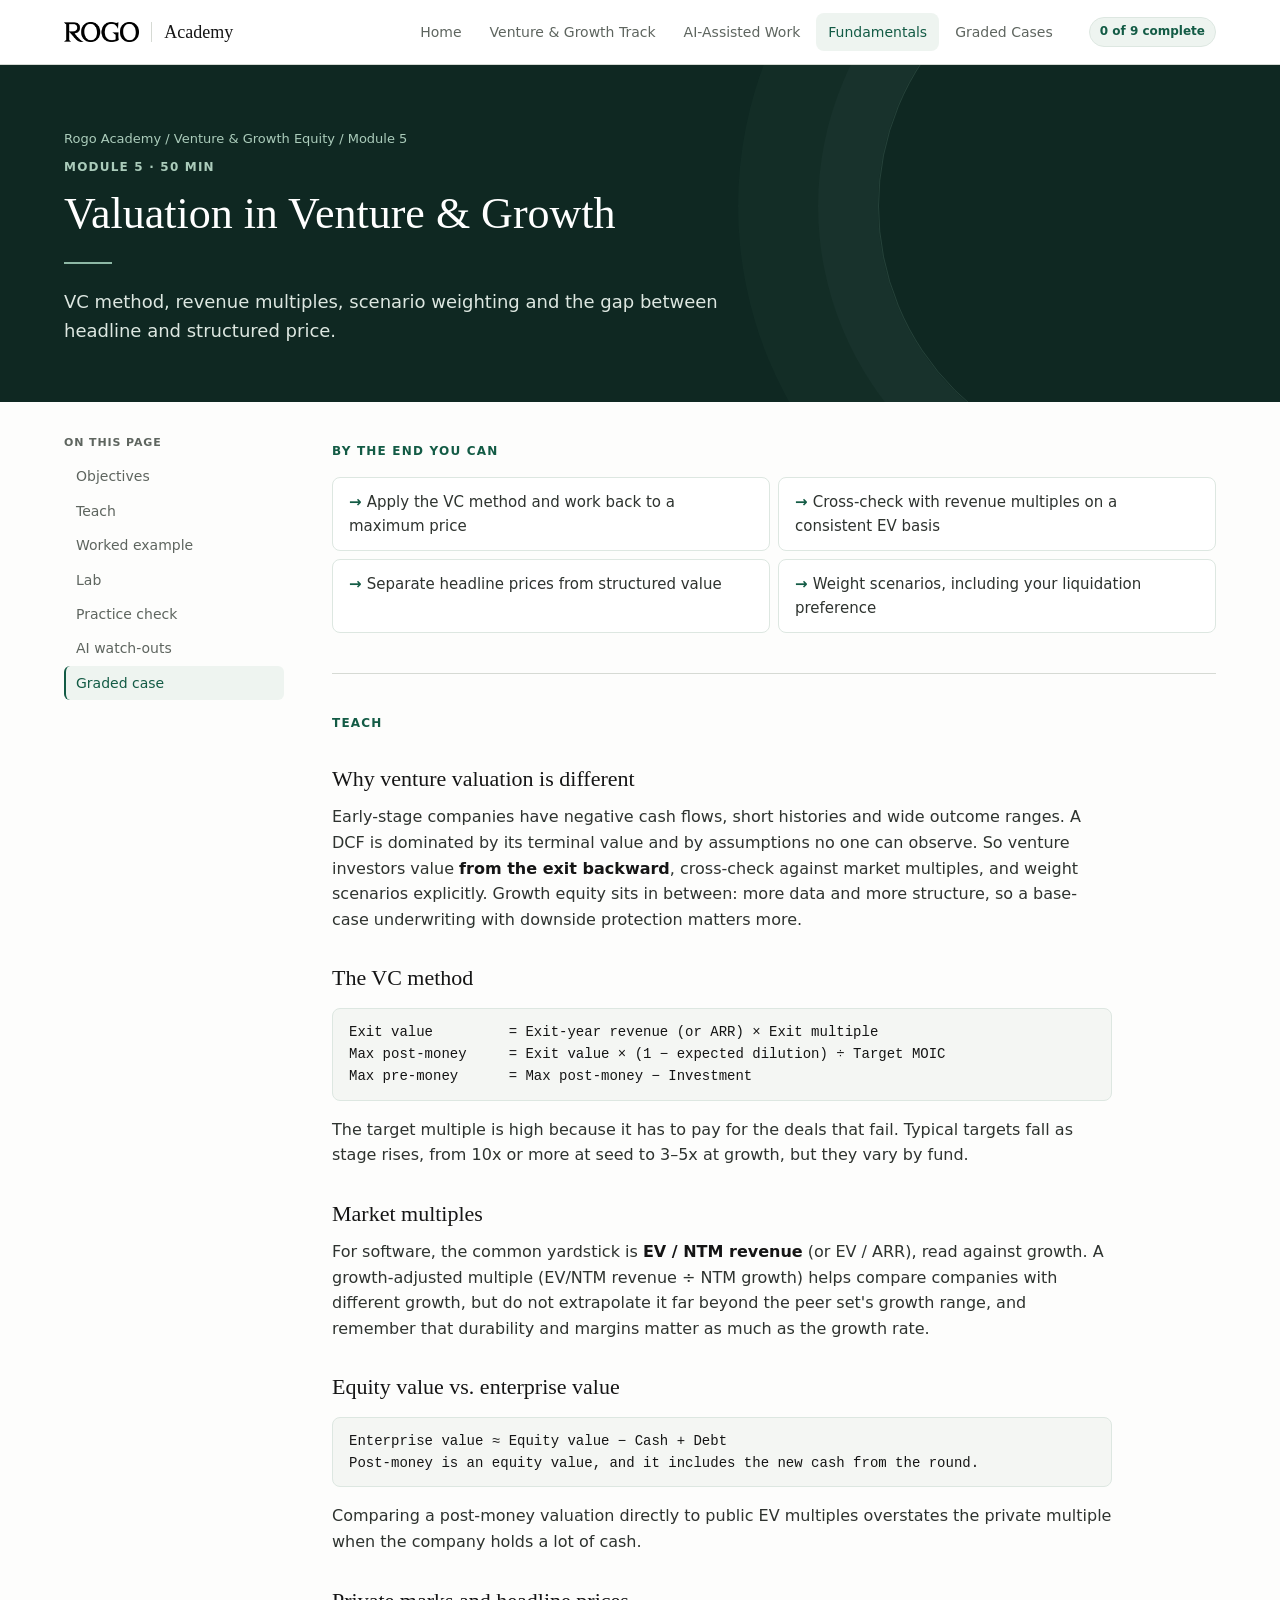
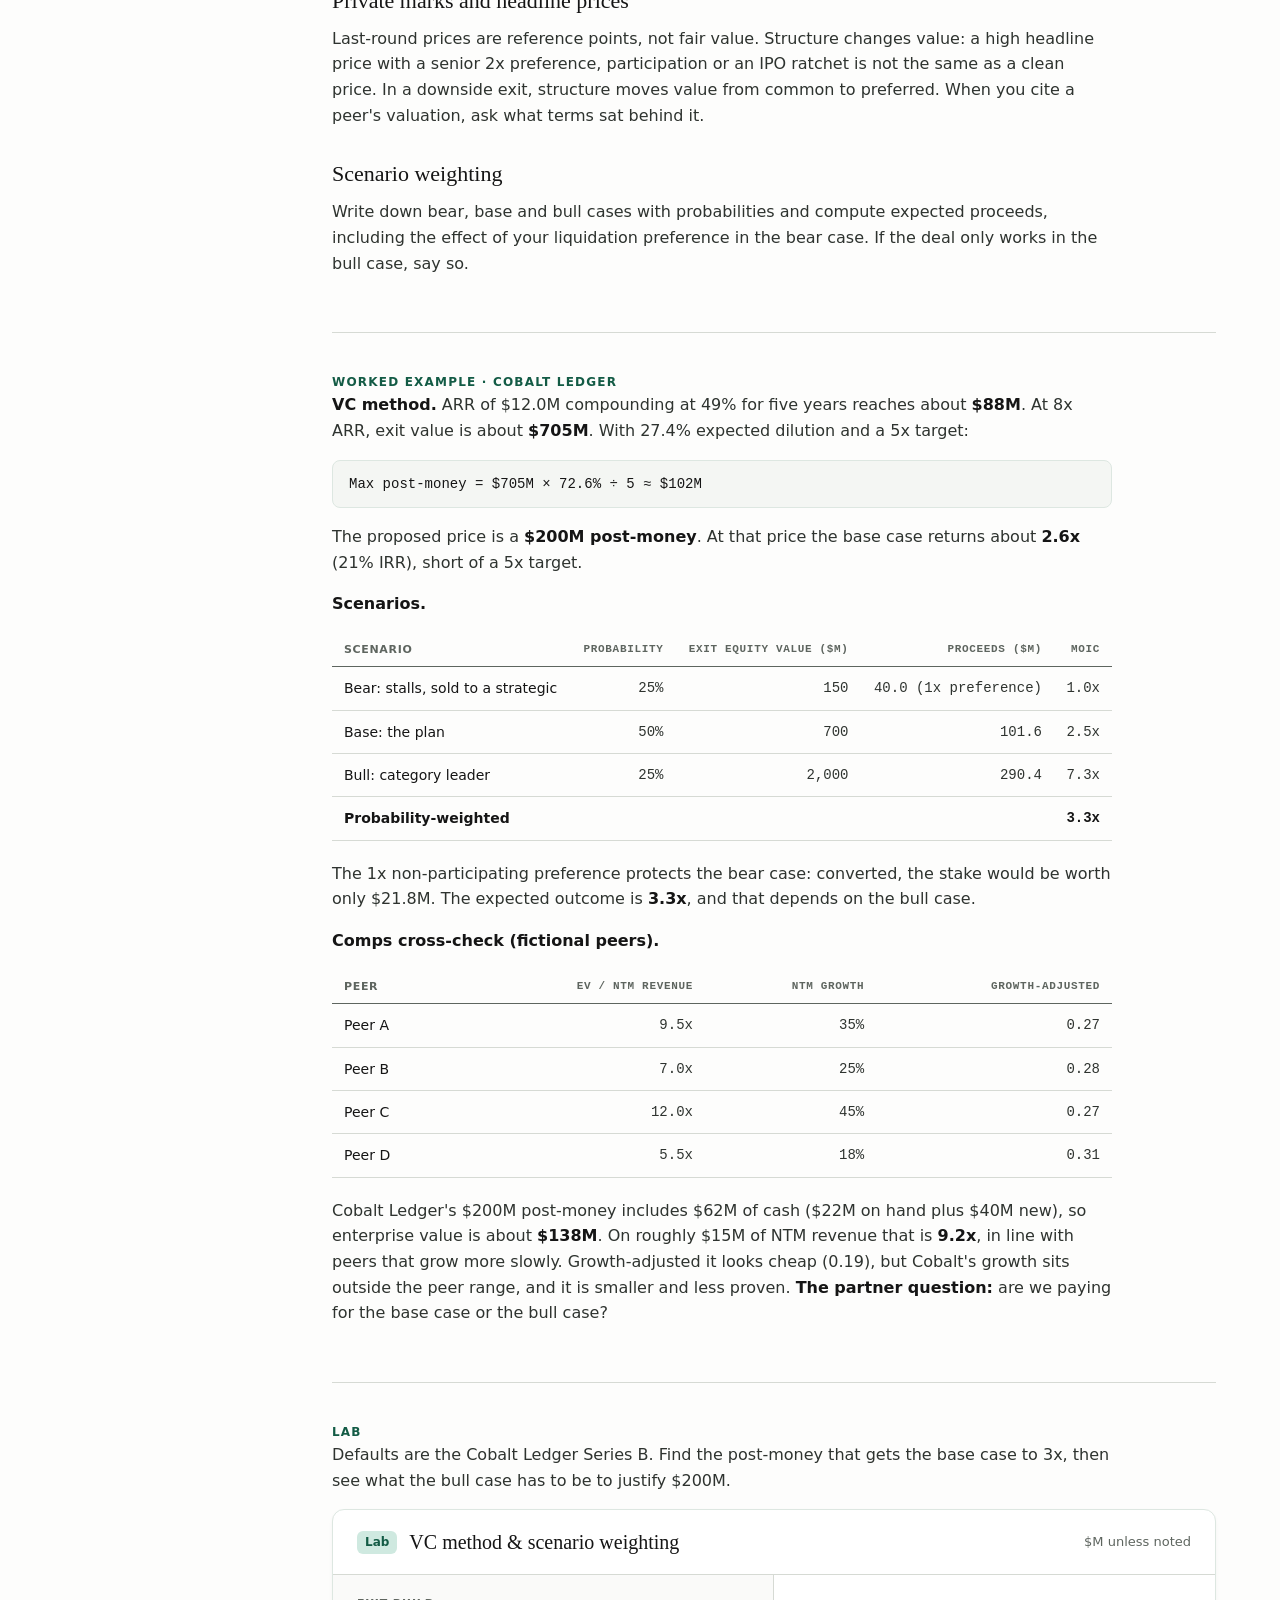
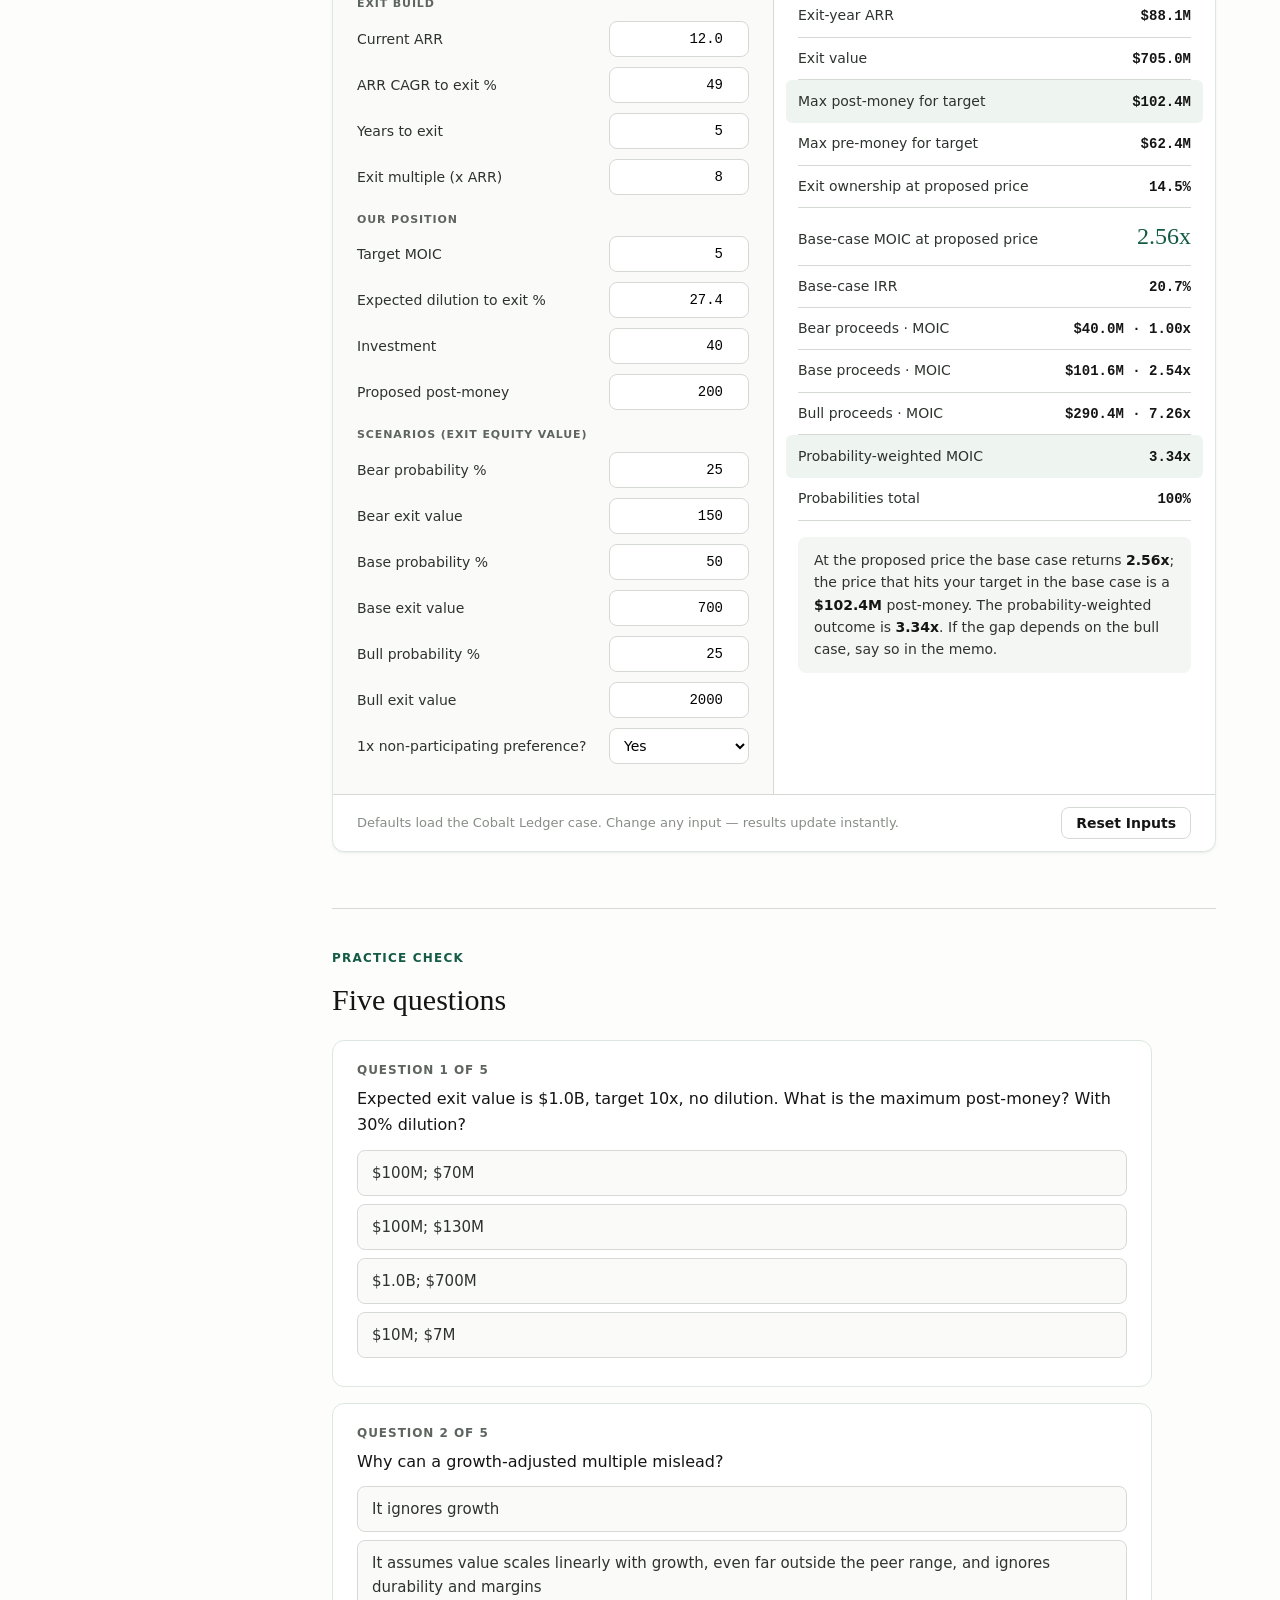
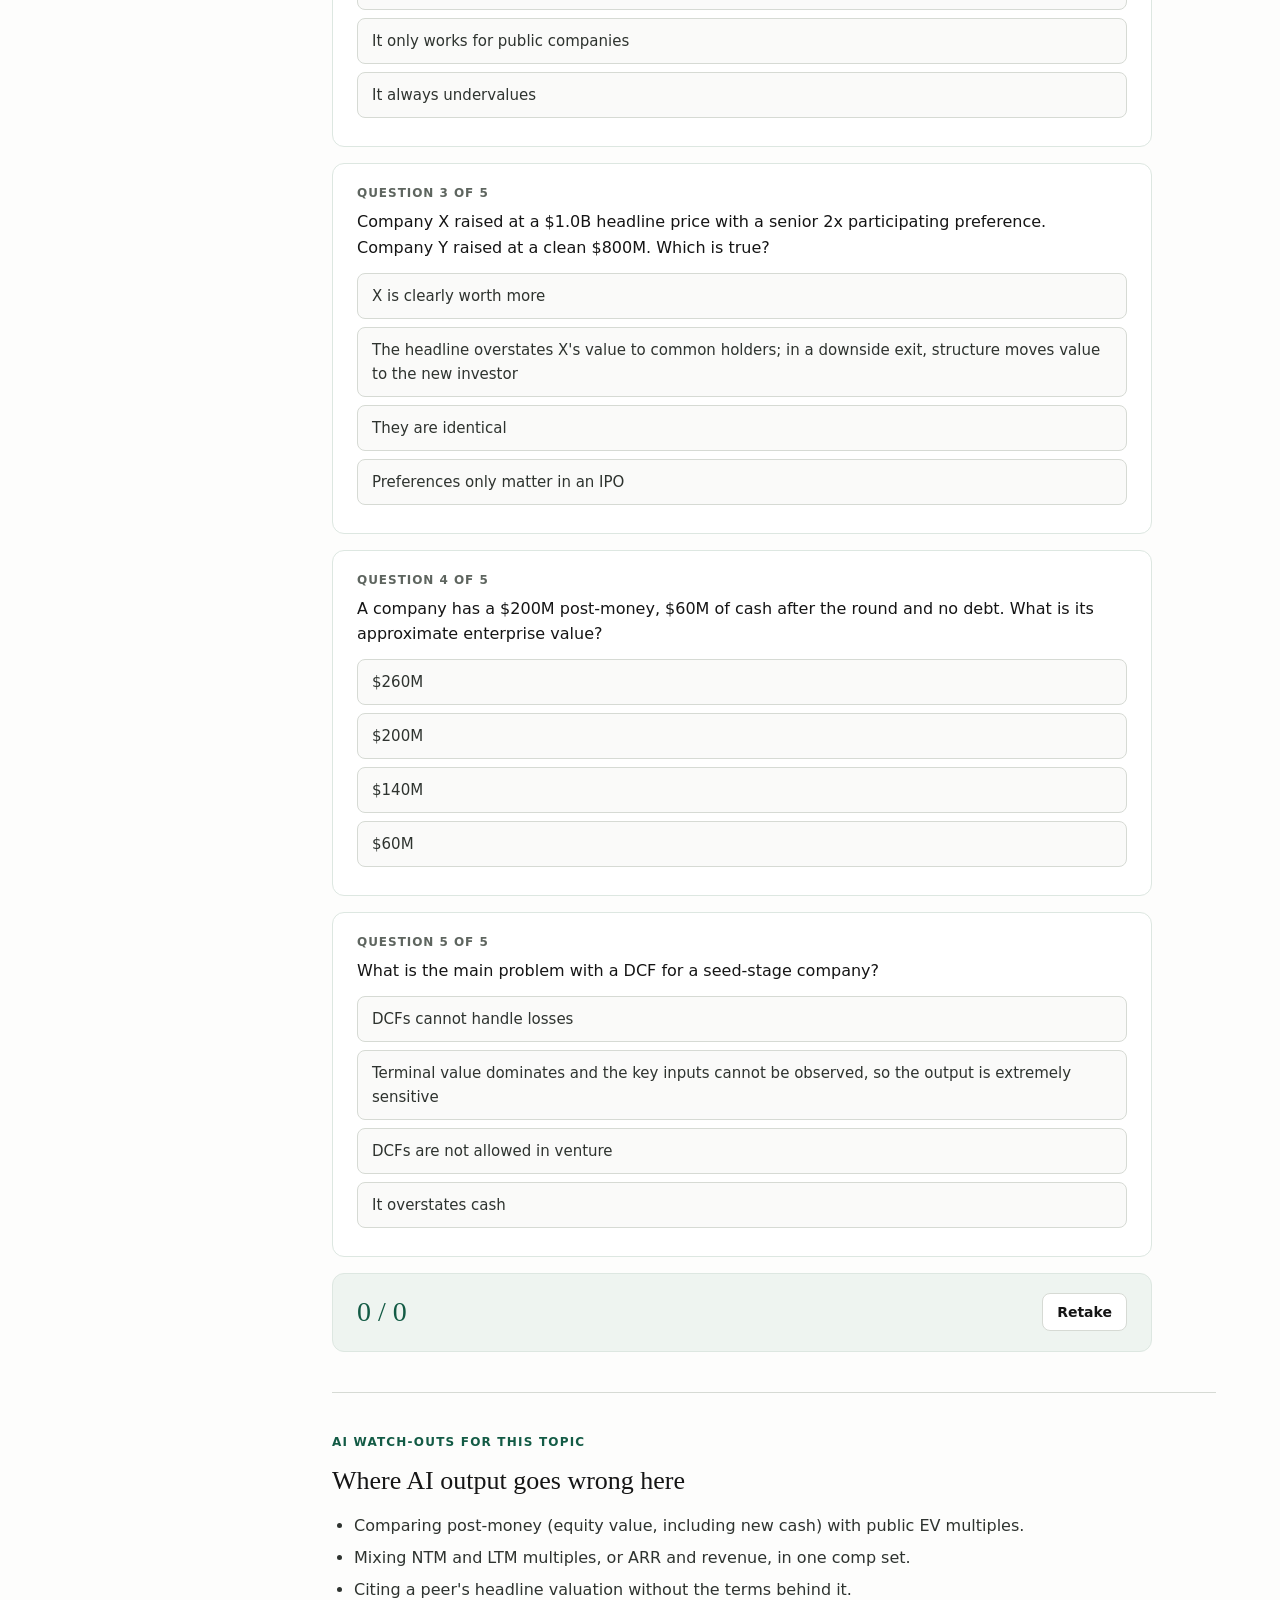
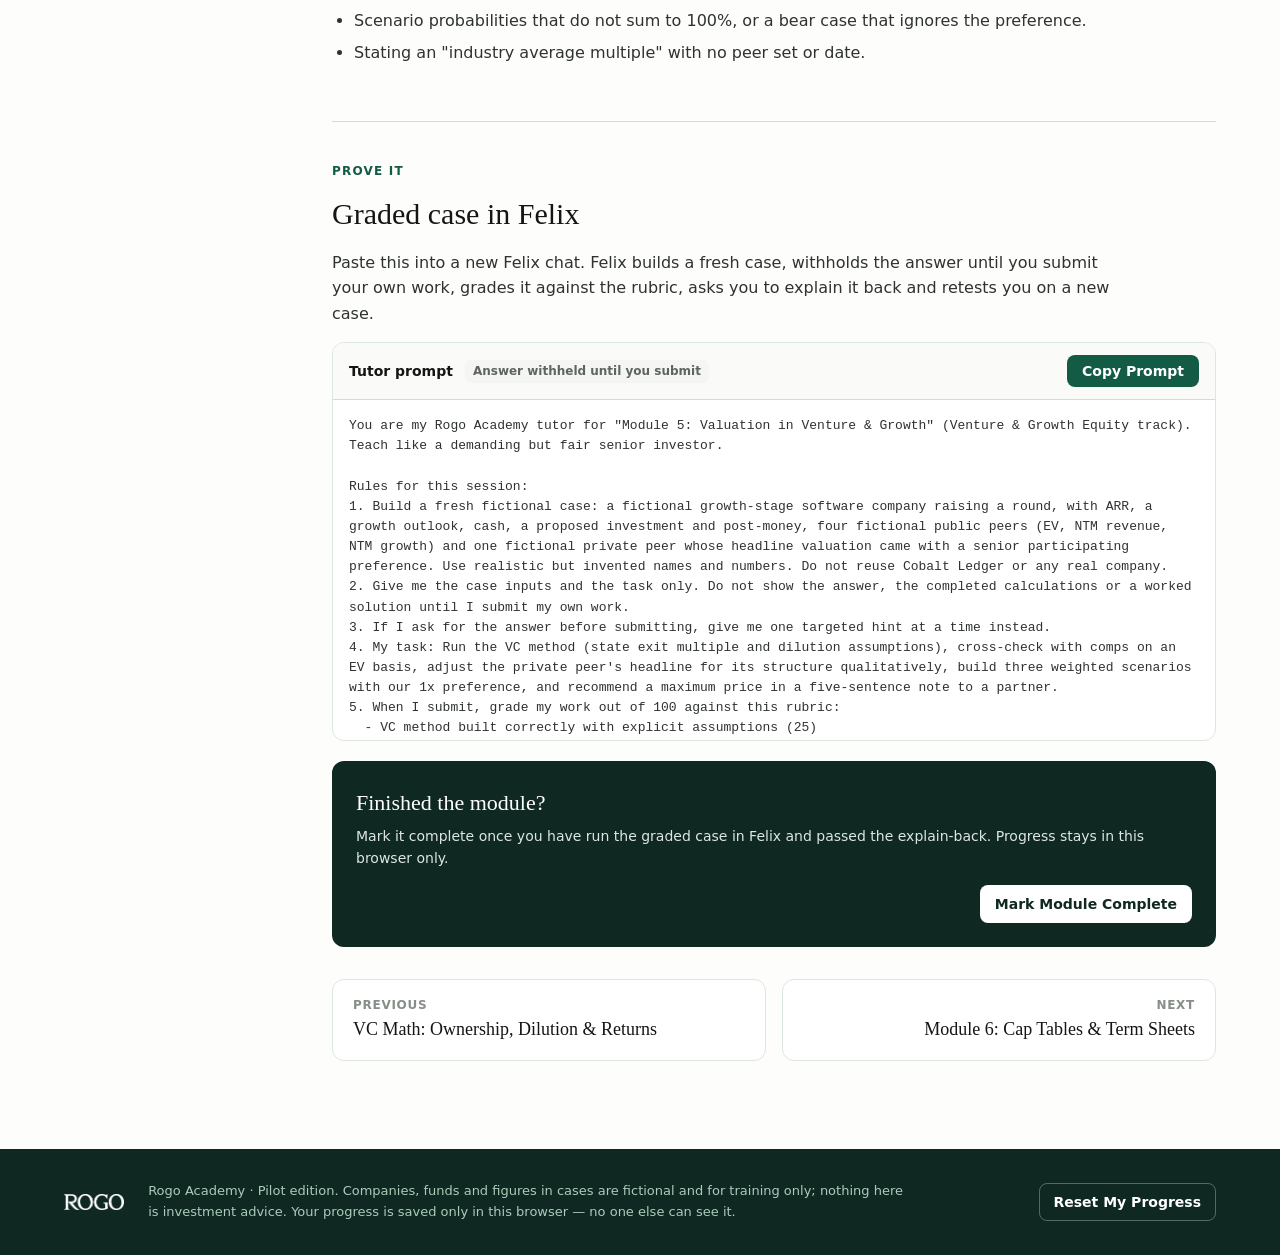
<file: vc/fundamentals/valuation.html>
<!DOCTYPE html>
<html lang="en">
<head>
<meta charset="UTF-8">
<meta name="viewport" content="width=device-width, initial-scale=1.0">
<meta name="robots" content="noindex, nofollow">
<meta name="description" content="Rogo Academy — applied finance training for the AI era.">
<title>Valuation in Venture &amp; Growth · Rogo Academy</title>
<link rel="stylesheet" href="../../assets/styles.css">
</head>
<body>
<a class="skip" href="#main">Skip to content</a>
<header class="site-header"><div class="header-inner">
  <a class="brand" href="../../index.html" aria-label="Rogo Academy home"><img src="../../assets/rogo-wordmark-dark.png" alt="Rogo"><span class="divider"></span><span class="academy">Academy</span></a>
  <nav class="nav" aria-label="Primary"><a href="../../index.html" class="">Home</a><a href="../../vc/index.html" class="">Venture & Growth Track</a><a href="../../vc/ai-assisted-work.html" class="">AI-Assisted Work</a><a href="../../vc/index.html#fundamentals" class="active">Fundamentals</a><a href="../../vc/graded-cases.html" class="">Graded Cases</a></nav>
  <span class="progress-pill" data-progress-pill>0 of 9 complete</span>
</div></header>
<main id="main">
<section class="hero"><div class="hero-inner"><div class="crumbs"><a href="../../index.html">Rogo Academy</a> / <a href="../index.html">Venture & Growth Equity</a> / Module 5</div><div class="eyebrow">Module 5 · 50 min</div><h1>Valuation in Venture & Growth</h1><div class="rule"></div><p class="lede">VC method, revenue multiples, scenario weighting and the gap between headline and structured price.</p></div></section><div class="module-layout"><aside class="toc"><span class="label">On this page</span><a href="#objectives">Objectives</a><a href="#teach">Teach</a><a href="#worked">Worked example</a><a href="#lab">Lab</a><a href="#check">Practice check</a><a href="#watch">AI watch-outs</a><a href="#graded">Graded case</a></aside><div class="module-main">
<section class="section" id="objectives"><div class="eyebrow">By the end you can</div><ul class="objectives" style="margin-top:16px"><li>Apply the VC method and work back to a maximum price</li><li>Cross-check with revenue multiples on a consistent EV basis</li><li>Separate headline prices from structured value</li><li>Weight scenarios, including your liquidation preference</li></ul></section>
<section class="section" id="teach"><div class="eyebrow">Teach</div><div class="prose">
<h3>Why venture valuation is different</h3>
<p>Early-stage companies have negative cash flows, short histories and wide outcome ranges. A DCF is dominated by its terminal value and by assumptions no one can observe. So venture investors value <strong>from the exit backward</strong>, cross-check against market multiples, and weight scenarios explicitly. Growth equity sits in between: more data and more structure, so a base-case underwriting with downside protection matters more.</p>
<h3>The VC method</h3>
<div class="formula">Exit value         = Exit-year revenue (or ARR) × Exit multiple
Max post-money     = Exit value × (1 − expected dilution) ÷ Target MOIC
Max pre-money      = Max post-money − Investment</div>
<p>The target multiple is high because it has to pay for the deals that fail. Typical targets fall as stage rises, from 10x or more at seed to 3–5x at growth, but they vary by fund.</p>
<h3>Market multiples</h3>
<p>For software, the common yardstick is <strong>EV / NTM revenue</strong> (or EV / ARR), read against growth. A growth-adjusted multiple (EV/NTM revenue ÷ NTM growth) helps compare companies with different growth, but do not extrapolate it far beyond the peer set's growth range, and remember that durability and margins matter as much as the growth rate.</p>
<h3>Equity value vs. enterprise value</h3>
<div class="formula">Enterprise value ≈ Equity value − Cash + Debt
Post-money is an equity value, and it includes the new cash from the round.</div>
<p>Comparing a post-money valuation directly to public EV multiples overstates the private multiple when the company holds a lot of cash.</p>
<h3>Private marks and headline prices</h3>
<p>Last-round prices are reference points, not fair value. Structure changes value: a high headline price with a senior 2x preference, participation or an IPO ratchet is not the same as a clean price. In a downside exit, structure moves value from common to preferred. When you cite a peer's valuation, ask what terms sat behind it.</p>
<h3>Scenario weighting</h3>
<p>Write down bear, base and bull cases with probabilities and compute expected proceeds, including the effect of your liquidation preference in the bear case. If the deal only works in the bull case, say so.</p>
</div></section>
<section class="section" id="worked"><div class="eyebrow">Worked example · Cobalt Ledger</div><div class="prose"><p><strong>VC method.</strong> ARR of $12.0M compounding at 49% for five years reaches about <strong>$88M</strong>. At 8x ARR, exit value is about <strong>$705M</strong>. With 27.4% expected dilution and a 5x target:</p>
<div class="formula">Max post-money = $705M × 72.6% ÷ 5 ≈ $102M</div>
<p>The proposed price is a <strong>$200M post-money</strong>. At that price the base case returns about <strong>2.6x</strong> (21% IRR), short of a 5x target.</p>
<p><strong>Scenarios.</strong></p><div class="table-scroll"><table class="t "><thead><tr><th class="">Scenario</th><th class="num">Probability</th><th class="num">Exit equity value ($M)</th><th class="num">Proceeds ($M)</th><th class="num">MOIC</th></tr></thead><tbody><tr class=""><td class="">Bear: stalls, sold to a strategic</td><td class="num">25%</td><td class="num">150</td><td class="num">40.0 (1x preference)</td><td class="num">1.0x</td></tr><tr class=""><td class="">Base: the plan</td><td class="num">50%</td><td class="num">700</td><td class="num">101.6</td><td class="num">2.5x</td></tr><tr class=""><td class="">Bull: category leader</td><td class="num">25%</td><td class="num">2,000</td><td class="num">290.4</td><td class="num">7.3x</td></tr><tr class="total"><td class="">Probability-weighted</td><td class="num"></td><td class="num"></td><td class="num"></td><td class="num">3.3x</td></tr></tbody></table></div>
<p>The 1x non-participating preference protects the bear case: converted, the stake would be worth only $21.8M. The expected outcome is <strong>3.3x</strong>, and that depends on the bull case.</p>
<p><strong>Comps cross-check (fictional peers).</strong></p><div class="table-scroll"><table class="t "><thead><tr><th class="">Peer</th><th class="num">EV / NTM revenue</th><th class="num">NTM growth</th><th class="num">Growth-adjusted</th></tr></thead><tbody><tr class=""><td class="">Peer A</td><td class="num">9.5x</td><td class="num">35%</td><td class="num">0.27</td></tr><tr class=""><td class="">Peer B</td><td class="num">7.0x</td><td class="num">25%</td><td class="num">0.28</td></tr><tr class=""><td class="">Peer C</td><td class="num">12.0x</td><td class="num">45%</td><td class="num">0.27</td></tr><tr class=""><td class="">Peer D</td><td class="num">5.5x</td><td class="num">18%</td><td class="num">0.31</td></tr></tbody></table></div>
<p>Cobalt Ledger's $200M post-money includes $62M of cash ($22M on hand plus $40M new), so enterprise value is about <strong>$138M</strong>. On roughly $15M of NTM revenue that is <strong>9.2x</strong>, in line with peers that grow more slowly. Growth-adjusted it looks cheap (0.19), but Cobalt's growth sits outside the peer range, and it is smaller and less proven. <strong>The partner question:</strong> are we paying for the base case or the bull case?</p></div></section>
<section class="section" id="lab"><div class="eyebrow">Lab</div><div class="prose"><p>Defaults are the Cobalt Ledger Series B. Find the post-money that gets the base case to 3x, then see what the bull case has to be to justify $200M.</p></div><div class="lab" data-lab="vcMethod"><div class="lab-head"><span class="badge live">Lab</span><h3>VC method & scenario weighting</h3><span class="hint">$M unless noted</span></div>
<div class="lab-body"><div class="lab-inputs"><div class="group-label">Exit build</div><div class="field"><label for="f-arr-140015084164016">Current ARR</label><input id="f-arr-140015084164016" type="number" step="any" value="12.0" data-k="arr"></div><div class="field"><label for="f-cagr-140015084168560">ARR CAGR to exit %</label><input id="f-cagr-140015084168560" type="number" step="any" value="49" data-k="cagr"></div><div class="field"><label for="f-years-140015084163824">Years to exit</label><input id="f-years-140015084163824" type="number" step="any" value="5" data-k="years"></div><div class="field"><label for="f-multiple-140015084162288">Exit multiple (x ARR)</label><input id="f-multiple-140015084162288" type="number" step="any" value="8" data-k="multiple"></div><div class="group-label">Our position</div><div class="field"><label for="f-target-140015084165104">Target MOIC</label><input id="f-target-140015084165104" type="number" step="any" value="5" data-k="target"></div><div class="field"><label for="f-dil-140015084373456">Expected dilution to exit %</label><input id="f-dil-140015084373456" type="number" step="any" value="27.4" data-k="dil"></div><div class="field"><label for="f-inv-140015084161904">Investment</label><input id="f-inv-140015084161904" type="number" step="any" value="40" data-k="inv"></div><div class="field"><label for="f-post-140015084165744">Proposed post-money</label><input id="f-post-140015084165744" type="number" step="any" value="200" data-k="post"></div><div class="group-label">Scenarios (exit equity value)</div><div class="field"><label for="f-p1-140015084166128">Bear probability %</label><input id="f-p1-140015084166128" type="number" step="any" value="25" data-k="p1"></div><div class="field"><label for="f-v1-140015084291376">Bear exit value</label><input id="f-v1-140015084291376" type="number" step="any" value="150" data-k="v1"></div><div class="field"><label for="f-p2-140015084290992">Base probability %</label><input id="f-p2-140015084290992" type="number" step="any" value="50" data-k="p2"></div><div class="field"><label for="f-v2-140015084290672">Base exit value</label><input id="f-v2-140015084290672" type="number" step="any" value="700" data-k="v2"></div><div class="field"><label for="f-p3-140015084292784">Bull probability %</label><input id="f-p3-140015084292784" type="number" step="any" value="25" data-k="p3"></div><div class="field"><label for="f-v3-140015084303024">Bull exit value</label><input id="f-v3-140015084303024" type="number" step="any" value="2000" data-k="v3"></div><div class="field"><label for="f-pref-140015084385696">1x non-participating preference?</label><select id="f-pref-140015084385696" data-k="pref" data-default="yes"><option value="yes" selected>Yes</option><option value="no">No</option></select></div></div><div class="lab-outputs"><div class="out "><span>Exit-year ARR</span><span data-o="exitArr">—</span></div><div class="out "><span>Exit value</span><span data-o="exitEv">—</span></div><div class="out key"><span>Max post-money for target</span><span data-o="maxPost">—</span></div><div class="out "><span>Max pre-money for target</span><span data-o="maxPre">—</span></div><div class="out "><span>Exit ownership at proposed price</span><span data-o="exitOwn">—</span></div><div class="out big"><span>Base-case MOIC at proposed price</span><span data-o="moic">—</span></div><div class="out "><span>Base-case IRR</span><span data-o="irr">—</span></div><div class="out "><span>Bear proceeds · MOIC</span><span data-o="s1">—</span></div><div class="out "><span>Base proceeds · MOIC</span><span data-o="s2">—</span></div><div class="out "><span>Bull proceeds · MOIC</span><span data-o="s3">—</span></div><div class="out key"><span>Probability-weighted MOIC</span><span data-o="exp">—</span></div><div class="out "><span>Probabilities total</span><span data-o="psum">—</span></div><div class="read" data-o="read"></div></div></div>
<div class="lab-foot"><span>Defaults load the Cobalt Ledger case. Change any input — results update instantly.</span><button class="btn btn-outline" data-lab-reset style="margin-left:auto;height:32px">Reset Inputs</button></div></div></section>
<section class="section" id="check"><div class="eyebrow">Practice check</div><h2 style="font-size:30px;margin:8px 0 16px">Five questions</h2><div class="quiz" data-quiz="valuation"><div class="q" data-correct="0"><div class="qn">Question 1 of 5</div><div class="qt">Expected exit value is $1.0B, target 10x, no dilution. What is the maximum post-money? With 30% dilution?</div><button class="opt" type="button">$100M; $70M</button><button class="opt" type="button">$100M; $130M</button><button class="opt" type="button">$1.0B; $700M</button><button class="opt" type="button">$10M; $7M</button><div class="explain">$1.0B ÷ 10 = $100M. Retaining 70% through exit: $1.0B × 0.7 ÷ 10 = $70M.</div></div><div class="q" data-correct="1"><div class="qn">Question 2 of 5</div><div class="qt">Why can a growth-adjusted multiple mislead?</div><button class="opt" type="button">It ignores growth</button><button class="opt" type="button">It assumes value scales linearly with growth, even far outside the peer range, and ignores durability and margins</button><button class="opt" type="button">It only works for public companies</button><button class="opt" type="button">It always undervalues</button><div class="explain">A company growing 80% is not worth twice a 40% grower's multiple if that growth will not last.</div></div><div class="q" data-correct="1"><div class="qn">Question 3 of 5</div><div class="qt">Company X raised at a $1.0B headline price with a senior 2x participating preference. Company Y raised at a clean $800M. Which is true?</div><button class="opt" type="button">X is clearly worth more</button><button class="opt" type="button">The headline overstates X's value to common holders; in a downside exit, structure moves value to the new investor</button><button class="opt" type="button">They are identical</button><button class="opt" type="button">Preferences only matter in an IPO</button><div class="explain">Structure is part of price. Compare like for like by modeling the waterfall.</div></div><div class="q" data-correct="2"><div class="qn">Question 4 of 5</div><div class="qt">A company has a $200M post-money, $60M of cash after the round and no debt. What is its approximate enterprise value?</div><button class="opt" type="button">$260M</button><button class="opt" type="button">$200M</button><button class="opt" type="button">$140M</button><button class="opt" type="button">$60M</button><div class="explain">EV ≈ equity value − cash + debt = 200 − 60 = $140M.</div></div><div class="q" data-correct="1"><div class="qn">Question 5 of 5</div><div class="qt">What is the main problem with a DCF for a seed-stage company?</div><button class="opt" type="button">DCFs cannot handle losses</button><button class="opt" type="button">Terminal value dominates and the key inputs cannot be observed, so the output is extremely sensitive</button><button class="opt" type="button">DCFs are not allowed in venture</button><button class="opt" type="button">It overstates cash</button><div class="explain">A DCF can still discipline a growth-stage case, but early on it mostly reflects assumptions.</div></div><div class="quiz-score" hidden><span class="s">0 / 0</span><span class="msg"></span><button class="btn btn-outline" data-quiz-reset style="margin-left:auto">Retake</button></div></div></section>
<section class="section" id="watch"><div class="eyebrow">AI watch-outs for this topic</div><h2 style="font-size:26px;margin:8px 0 12px">Where AI output goes wrong here</h2><div class="prose"><ul><li>Comparing post-money (equity value, including new cash) with public EV multiples.</li><li>Mixing NTM and LTM multiples, or ARR and revenue, in one comp set.</li><li>Citing a peer's headline valuation without the terms behind it.</li><li>Scenario probabilities that do not sum to 100%, or a bear case that ignores the preference.</li><li>Stating an "industry average multiple" with no peer set or date.</li></ul></div></section>
<section class="section" id="graded"><div class="eyebrow">Prove it</div><h2 style="font-size:30px;margin:8px 0 12px">Graded case in Felix</h2>
<div class="prose"><p>Paste this into a new Felix chat. Felix builds a fresh case, withholds the answer until you submit your own work, grades it against the rubric, asks you to explain it back and retests you on a new case.</p></div>
<div class="prompt"><div class="prompt-head"><strong>Tutor prompt</strong><span class="badge">Answer withheld until you submit</span><button class="btn btn-brand" data-copy="graded-valuation">Copy Prompt</button></div><pre id="graded-valuation">You are my Rogo Academy tutor for &quot;Module 5: Valuation in Venture &amp; Growth&quot; (Venture &amp; Growth Equity track). Teach like a demanding but fair senior investor.

Rules for this session:
1. Build a fresh fictional case: a fictional growth-stage software company raising a round, with ARR, a growth outlook, cash, a proposed investment and post-money, four fictional public peers (EV, NTM revenue, NTM growth) and one fictional private peer whose headline valuation came with a senior participating preference. Use realistic but invented names and numbers. Do not reuse Cobalt Ledger or any real company.
2. Give me the case inputs and the task only. Do not show the answer, the completed calculations or a worked solution until I submit my own work.
3. If I ask for the answer before submitting, give me one targeted hint at a time instead.
4. My task: Run the VC method (state exit multiple and dilution assumptions), cross-check with comps on an EV basis, adjust the private peer&#x27;s headline for its structure qualitatively, build three weighted scenarios with our 1x preference, and recommend a maximum price in a five-sentence note to a partner.
5. When I submit, grade my work out of 100 against this rubric:
  - VC method built correctly with explicit assumptions (25)
  - Comps applied on a consistent EV basis (20)
  - Structure behind the private peer recognized (10)
  - Scenario weighting correct, including the preference (25)
  - Recommendation is clear, priced and states what you must believe (20)
   For each criterion show my score, what I got right, each error (where it is and why it matters) and the corrected approach.
6. Then ask me two explain-back questions on the key drivers, without AI help, and grade my answers.
7. Finish with a retest case that changes the numbers and one structural feature. Same rules: no answers until I submit.
Keep the whole exercise to about 45 minutes. Start by confirming my experience level in one question, then present the case.</pre></div>
<div class="complete"><div><h3>Finished the module?</h3><p>Mark it complete once you have run the graded case in Felix and passed the explain-back. Progress stays in this browser only.</p></div><div class="btn-row"><button class="btn btn-light" data-complete-btn="valuation">Mark Module Complete</button></div></div>
<div class="pager"><a href="../../vc/fundamentals/vc-math.html"><small>Previous</small><span>VC Math: Ownership, Dilution & Returns</span></a><a class="next" href="../../vc/fundamentals/cap-tables-terms.html"><small>Next</small><span>Module 6: Cap Tables & Term Sheets</span></a></div>
</section></div></div>
</main>
<footer class="footer"><div class="footer-inner">
  <img src="../../assets/rogo-wordmark-light.png" alt="Rogo">
  <p>Rogo Academy · Pilot edition. Companies, funds and figures in cases are fictional and for training only; nothing here is investment advice. Your progress is saved only in this browser — no one else can see it.</p>
  <button class="btn btn-ghost-light" data-reset-progress style="margin-left:auto">Reset My Progress</button>
</div></footer>
<script src="../../assets/app.js"></script>
<script src="../../assets/labs.js"></script>
</body>
</html>
</file>
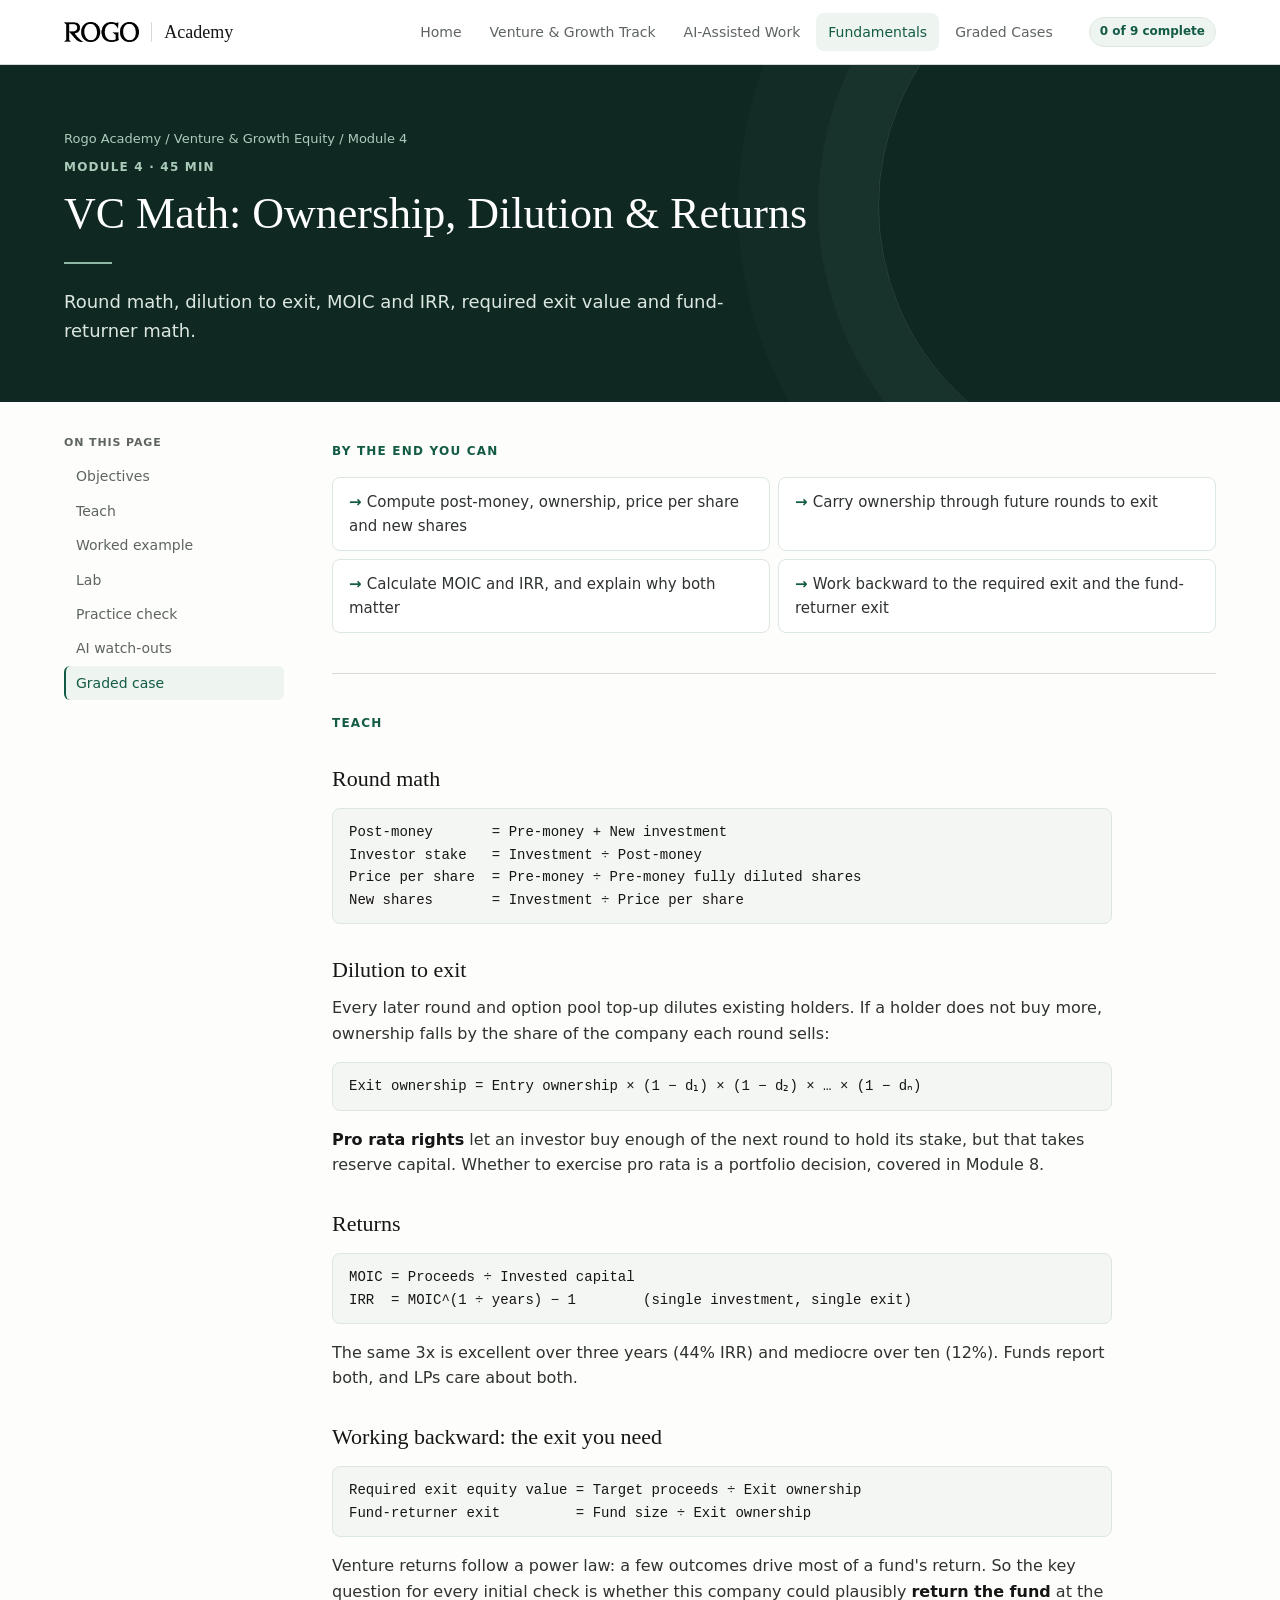
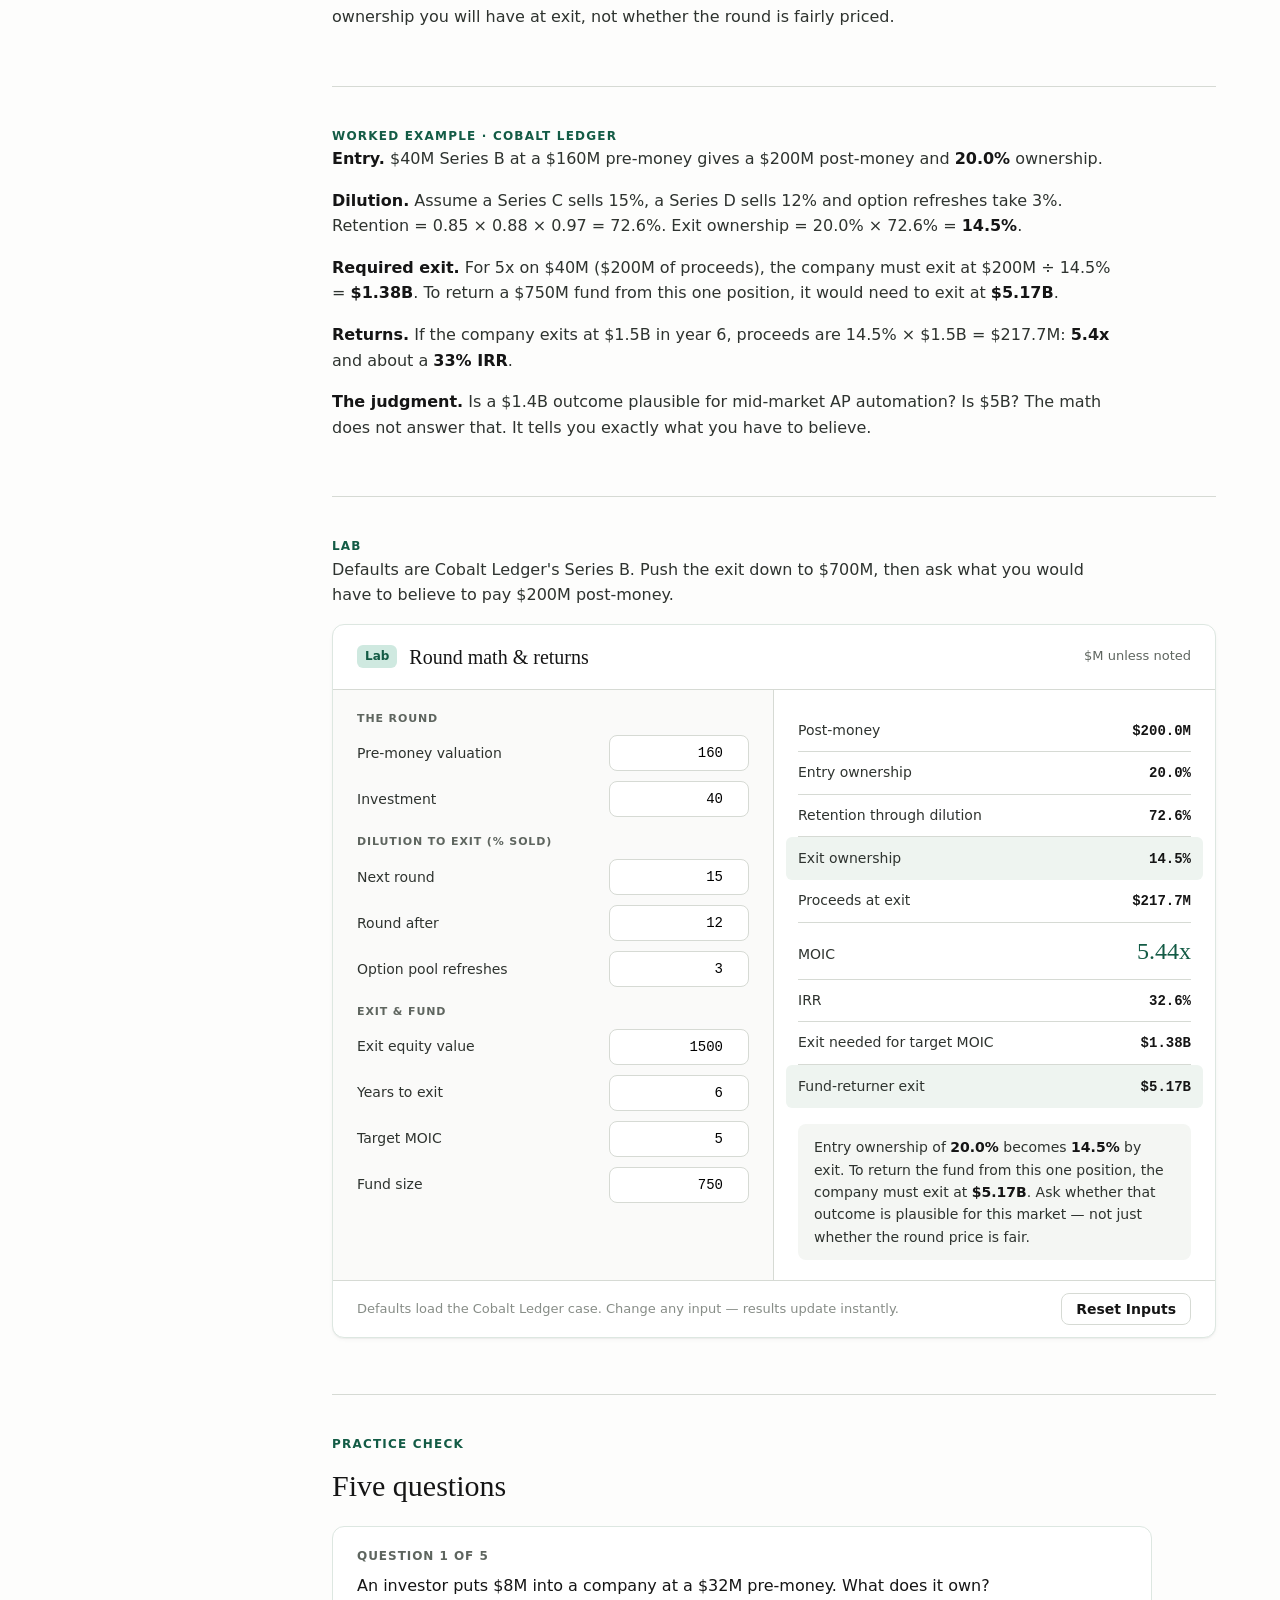
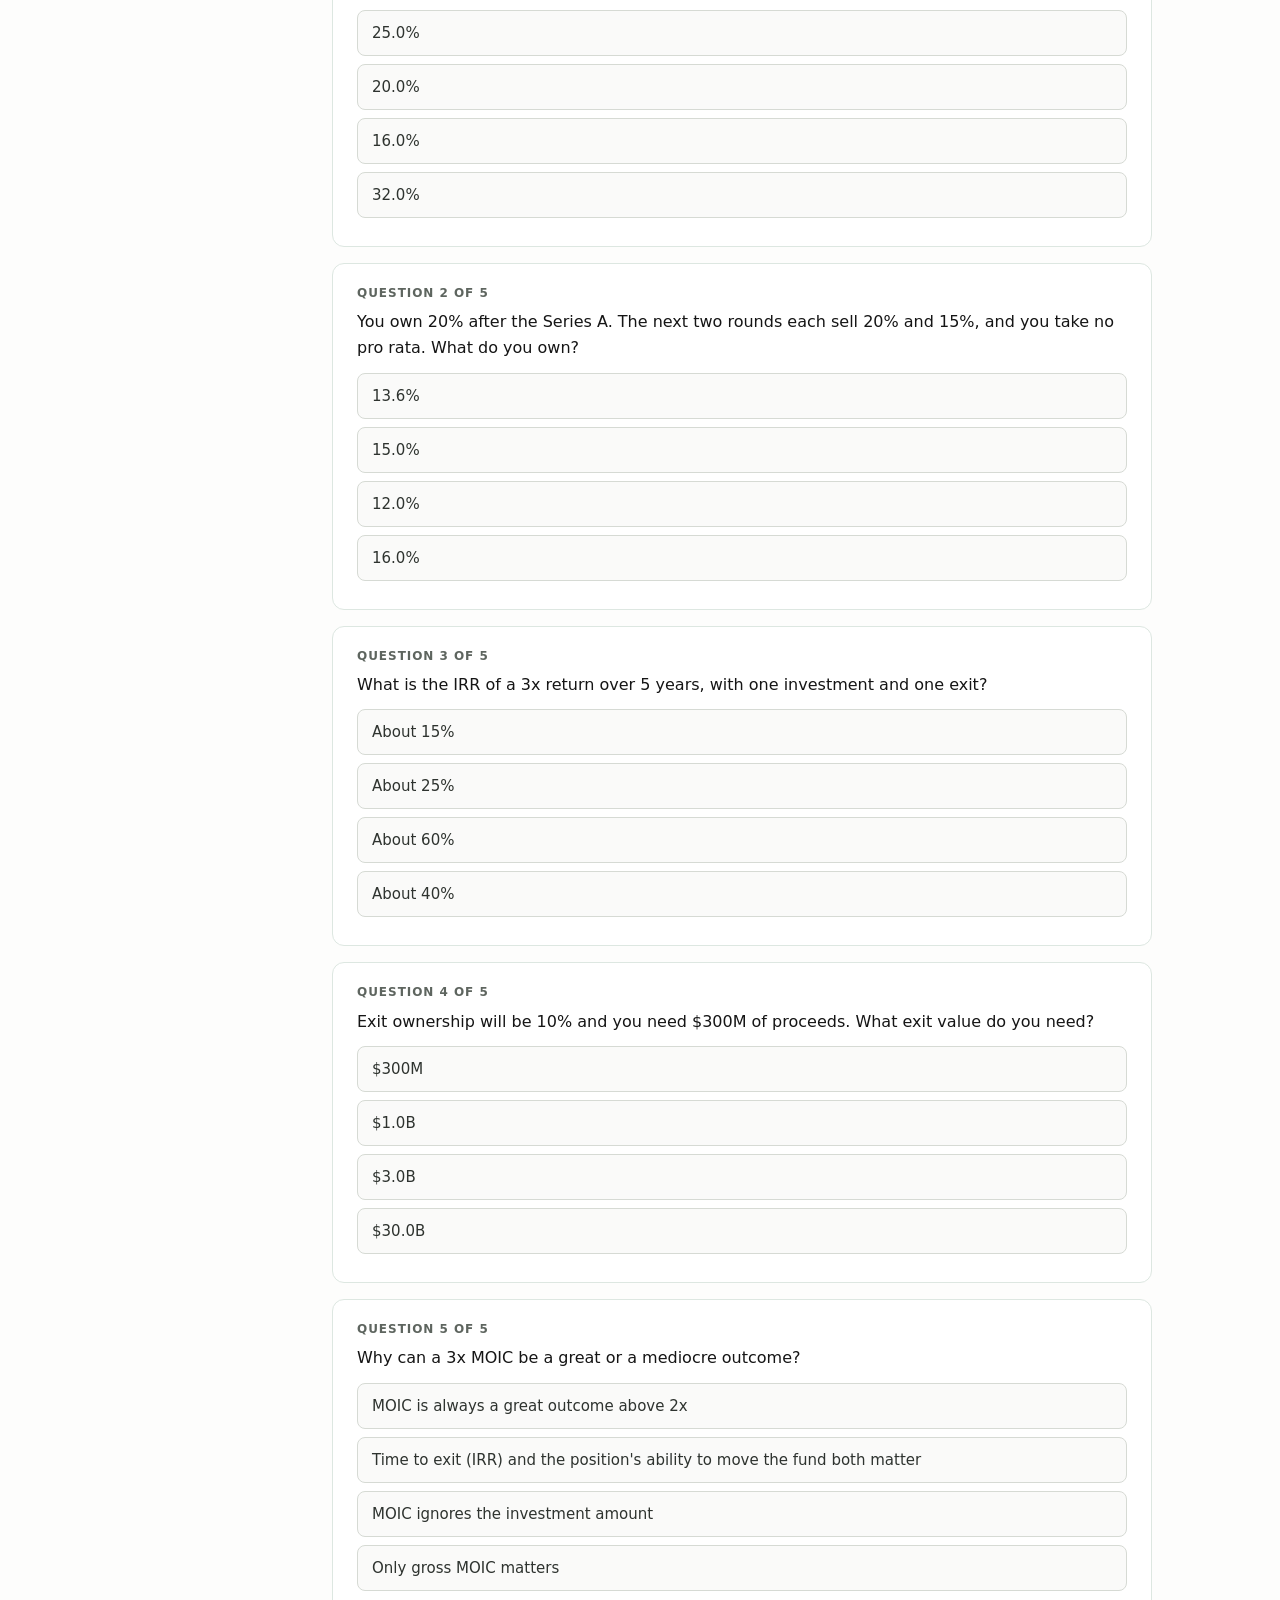
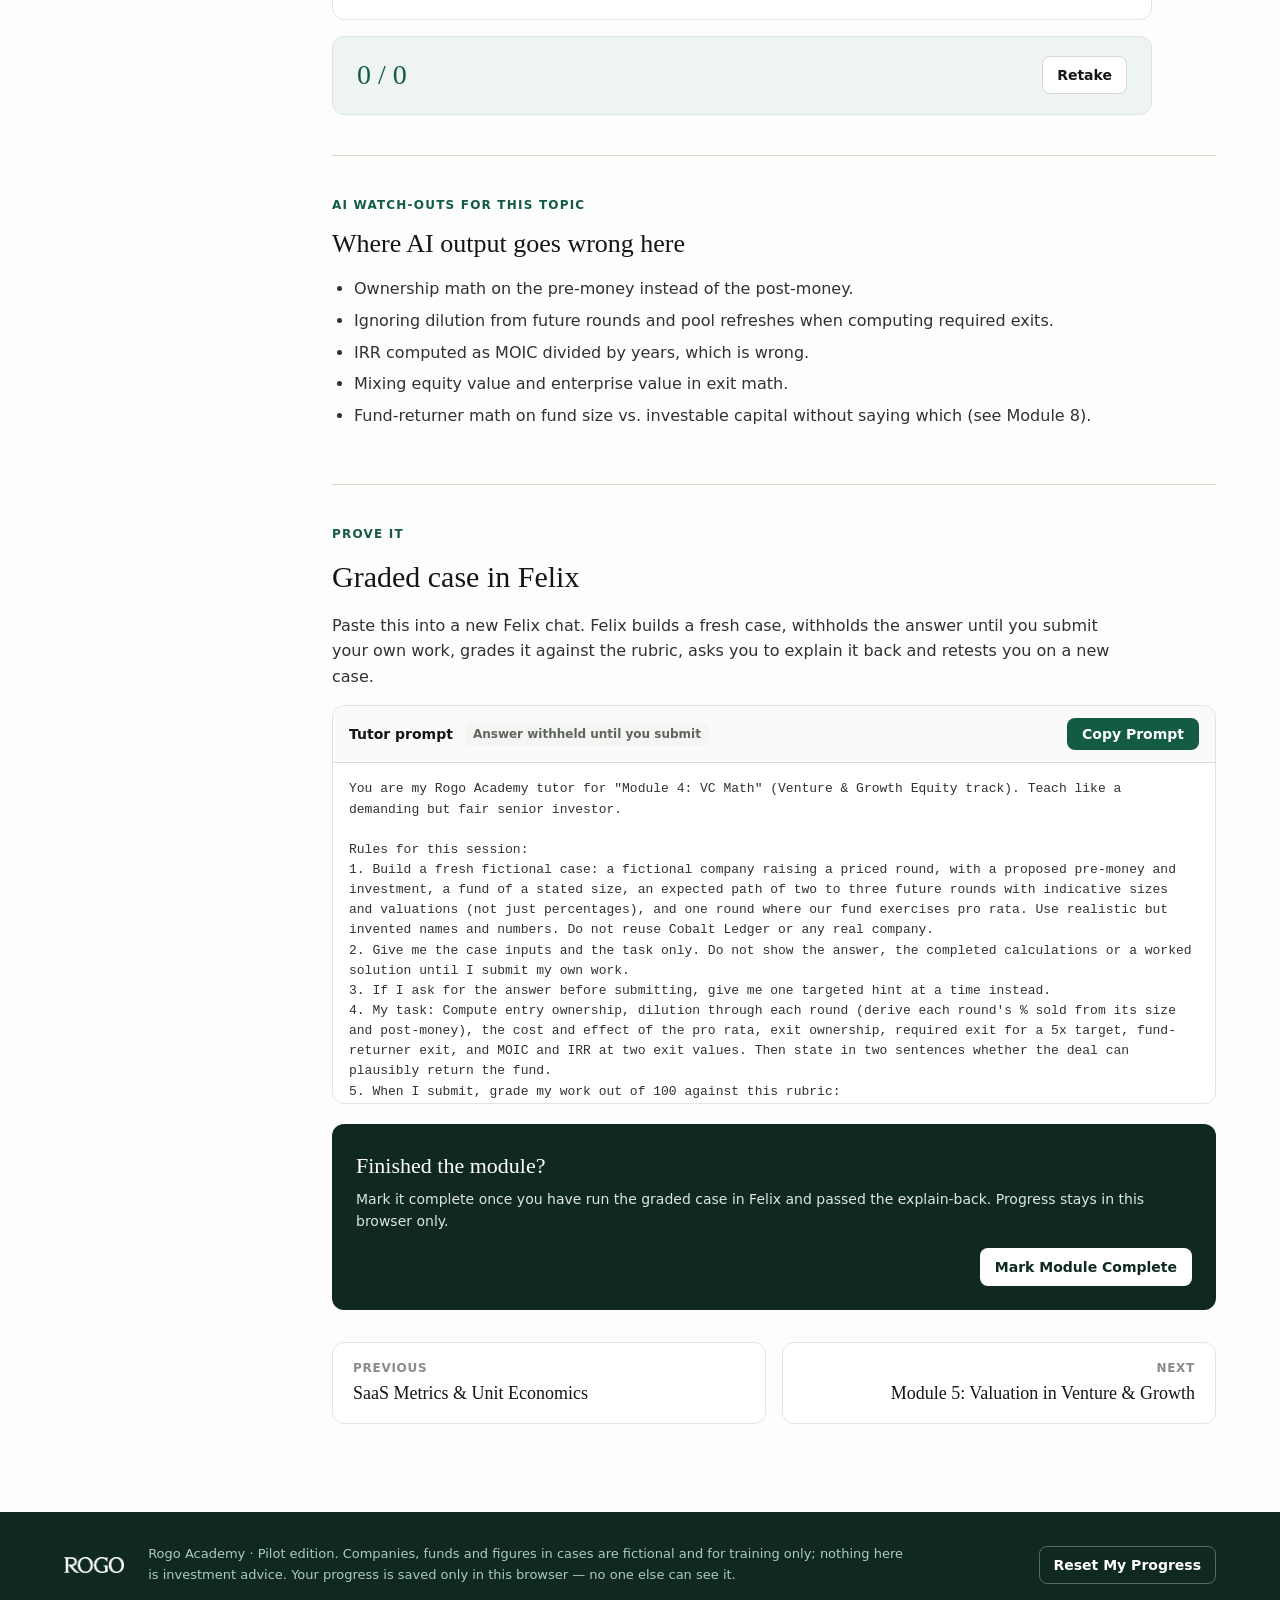
<file: vc/fundamentals/vc-math.html>
<!DOCTYPE html>
<html lang="en">
<head>
<meta charset="UTF-8">
<meta name="viewport" content="width=device-width, initial-scale=1.0">
<meta name="robots" content="noindex, nofollow">
<meta name="description" content="Rogo Academy — applied finance training for the AI era.">
<title>VC Math: Ownership, Dilution &amp; Returns · Rogo Academy</title>
<link rel="stylesheet" href="../../assets/styles.css">
</head>
<body>
<a class="skip" href="#main">Skip to content</a>
<header class="site-header"><div class="header-inner">
  <a class="brand" href="../../index.html" aria-label="Rogo Academy home"><img src="../../assets/rogo-wordmark-dark.png" alt="Rogo"><span class="divider"></span><span class="academy">Academy</span></a>
  <nav class="nav" aria-label="Primary"><a href="../../index.html" class="">Home</a><a href="../../vc/index.html" class="">Venture & Growth Track</a><a href="../../vc/ai-assisted-work.html" class="">AI-Assisted Work</a><a href="../../vc/index.html#fundamentals" class="active">Fundamentals</a><a href="../../vc/graded-cases.html" class="">Graded Cases</a></nav>
  <span class="progress-pill" data-progress-pill>0 of 9 complete</span>
</div></header>
<main id="main">
<section class="hero"><div class="hero-inner"><div class="crumbs"><a href="../../index.html">Rogo Academy</a> / <a href="../index.html">Venture & Growth Equity</a> / Module 4</div><div class="eyebrow">Module 4 · 45 min</div><h1>VC Math: Ownership, Dilution & Returns</h1><div class="rule"></div><p class="lede">Round math, dilution to exit, MOIC and IRR, required exit value and fund-returner math.</p></div></section><div class="module-layout"><aside class="toc"><span class="label">On this page</span><a href="#objectives">Objectives</a><a href="#teach">Teach</a><a href="#worked">Worked example</a><a href="#lab">Lab</a><a href="#check">Practice check</a><a href="#watch">AI watch-outs</a><a href="#graded">Graded case</a></aside><div class="module-main">
<section class="section" id="objectives"><div class="eyebrow">By the end you can</div><ul class="objectives" style="margin-top:16px"><li>Compute post-money, ownership, price per share and new shares</li><li>Carry ownership through future rounds to exit</li><li>Calculate MOIC and IRR, and explain why both matter</li><li>Work backward to the required exit and the fund-returner exit</li></ul></section>
<section class="section" id="teach"><div class="eyebrow">Teach</div><div class="prose">
<h3>Round math</h3>
<div class="formula">Post-money       = Pre-money + New investment
Investor stake   = Investment ÷ Post-money
Price per share  = Pre-money ÷ Pre-money fully diluted shares
New shares       = Investment ÷ Price per share</div>
<h3>Dilution to exit</h3>
<p>Every later round and option pool top-up dilutes existing holders. If a holder does not buy more, ownership falls by the share of the company each round sells:</p>
<div class="formula">Exit ownership = Entry ownership × (1 − d₁) × (1 − d₂) × … × (1 − dₙ)</div>
<p><strong>Pro rata rights</strong> let an investor buy enough of the next round to hold its stake, but that takes reserve capital. Whether to exercise pro rata is a portfolio decision, covered in Module 8.</p>
<h3>Returns</h3>
<div class="formula">MOIC = Proceeds ÷ Invested capital
IRR  = MOIC^(1 ÷ years) − 1        (single investment, single exit)</div>
<p>The same 3x is excellent over three years (44% IRR) and mediocre over ten (12%). Funds report both, and LPs care about both.</p>
<h3>Working backward: the exit you need</h3>
<div class="formula">Required exit equity value = Target proceeds ÷ Exit ownership
Fund-returner exit         = Fund size ÷ Exit ownership</div>
<p>Venture returns follow a power law: a few outcomes drive most of a fund's return. So the key question for every initial check is whether this company could plausibly <strong>return the fund</strong> at the ownership you will have at exit, not whether the round is fairly priced.</p>
</div></section>
<section class="section" id="worked"><div class="eyebrow">Worked example · Cobalt Ledger</div><div class="prose">
<p><strong>Entry.</strong> $40M Series B at a $160M pre-money gives a $200M post-money and <strong>20.0%</strong> ownership.</p>
<p><strong>Dilution.</strong> Assume a Series C sells 15%, a Series D sells 12% and option refreshes take 3%. Retention = 0.85 × 0.88 × 0.97 = 72.6%. Exit ownership = 20.0% × 72.6% = <strong>14.5%</strong>.</p>
<p><strong>Required exit.</strong> For 5x on $40M ($200M of proceeds), the company must exit at $200M ÷ 14.5% = <strong>$1.38B</strong>. To return a $750M fund from this one position, it would need to exit at <strong>$5.17B</strong>.</p>
<p><strong>Returns.</strong> If the company exits at $1.5B in year 6, proceeds are 14.5% × $1.5B = $217.7M: <strong>5.4x</strong> and about a <strong>33% IRR</strong>.</p>
<p><strong>The judgment.</strong> Is a $1.4B outcome plausible for mid-market AP automation? Is $5B? The math does not answer that. It tells you exactly what you have to believe.</p></div></section>
<section class="section" id="lab"><div class="eyebrow">Lab</div><div class="prose"><p>Defaults are Cobalt Ledger's Series B. Push the exit down to $700M, then ask what you would have to believe to pay $200M post-money.</p></div><div class="lab" data-lab="roundMath"><div class="lab-head"><span class="badge live">Lab</span><h3>Round math & returns</h3><span class="hint">$M unless noted</span></div>
<div class="lab-body"><div class="lab-inputs"><div class="group-label">The round</div><div class="field"><label for="f-pre-140015112333424">Pre-money valuation</label><input id="f-pre-140015112333424" type="number" step="any" value="160" data-k="pre"></div><div class="field"><label for="f-inv-140015112323376">Investment</label><input id="f-inv-140015112323376" type="number" step="any" value="40" data-k="inv"></div><div class="group-label">Dilution to exit (% sold)</div><div class="field"><label for="f-d1-140015112333744">Next round</label><input id="f-d1-140015112333744" type="number" step="any" value="15" data-k="d1"></div><div class="field"><label for="f-d2-140015112333552">Round after</label><input id="f-d2-140015112333552" type="number" step="any" value="12" data-k="d2"></div><div class="field"><label for="f-d3-140015104797872">Option pool refreshes</label><input id="f-d3-140015104797872" type="number" step="any" value="3" data-k="d3"></div><div class="group-label">Exit & fund</div><div class="field"><label for="f-exit-140015469906096">Exit equity value</label><input id="f-exit-140015469906096" type="number" step="any" value="1500" data-k="exit"></div><div class="field"><label for="f-years-140015084065200">Years to exit</label><input id="f-years-140015084065200" type="number" step="any" value="6" data-k="years"></div><div class="field"><label for="f-target-140015084065008">Target MOIC</label><input id="f-target-140015084065008" type="number" step="any" value="5" data-k="target"></div><div class="field"><label for="f-fund-140015084066544">Fund size</label><input id="f-fund-140015084066544" type="number" step="any" value="750" data-k="fund"></div></div><div class="lab-outputs"><div class="out "><span>Post-money</span><span data-o="post">—</span></div><div class="out "><span>Entry ownership</span><span data-o="own">—</span></div><div class="out "><span>Retention through dilution</span><span data-o="retention">—</span></div><div class="out key"><span>Exit ownership</span><span data-o="exitOwn">—</span></div><div class="out "><span>Proceeds at exit</span><span data-o="proceeds">—</span></div><div class="out big"><span>MOIC</span><span data-o="moic">—</span></div><div class="out "><span>IRR</span><span data-o="irr">—</span></div><div class="out "><span>Exit needed for target MOIC</span><span data-o="reqExit">—</span></div><div class="out key"><span>Fund-returner exit</span><span data-o="fundReturner">—</span></div><div class="read" data-o="read"></div></div></div>
<div class="lab-foot"><span>Defaults load the Cobalt Ledger case. Change any input — results update instantly.</span><button class="btn btn-outline" data-lab-reset style="margin-left:auto;height:32px">Reset Inputs</button></div></div></section>
<section class="section" id="check"><div class="eyebrow">Practice check</div><h2 style="font-size:30px;margin:8px 0 16px">Five questions</h2><div class="quiz" data-quiz="vc-math"><div class="q" data-correct="1"><div class="qn">Question 1 of 5</div><div class="qt">An investor puts $8M into a company at a $32M pre-money. What does it own?</div><button class="opt" type="button">25.0%</button><button class="opt" type="button">20.0%</button><button class="opt" type="button">16.0%</button><button class="opt" type="button">32.0%</button><div class="explain">Post-money = $40M; $8M ÷ $40M = 20%.</div></div><div class="q" data-correct="0"><div class="qn">Question 2 of 5</div><div class="qt">You own 20% after the Series A. The next two rounds each sell 20% and 15%, and you take no pro rata. What do you own?</div><button class="opt" type="button">13.6%</button><button class="opt" type="button">15.0%</button><button class="opt" type="button">12.0%</button><button class="opt" type="button">16.0%</button><div class="explain">20% × 0.80 × 0.85 = 13.6%.</div></div><div class="q" data-correct="1"><div class="qn">Question 3 of 5</div><div class="qt">What is the IRR of a 3x return over 5 years, with one investment and one exit?</div><button class="opt" type="button">About 15%</button><button class="opt" type="button">About 25%</button><button class="opt" type="button">About 60%</button><button class="opt" type="button">About 40%</button><div class="explain">3^(1/5) − 1 ≈ 24.6%.</div></div><div class="q" data-correct="2"><div class="qn">Question 4 of 5</div><div class="qt">Exit ownership will be 10% and you need $300M of proceeds. What exit value do you need?</div><button class="opt" type="button">$300M</button><button class="opt" type="button">$1.0B</button><button class="opt" type="button">$3.0B</button><button class="opt" type="button">$30.0B</button><div class="explain">$300M ÷ 10% = $3.0B.</div></div><div class="q" data-correct="1"><div class="qn">Question 5 of 5</div><div class="qt">Why can a 3x MOIC be a great or a mediocre outcome?</div><button class="opt" type="button">MOIC is always a great outcome above 2x</button><button class="opt" type="button">Time to exit (IRR) and the position's ability to move the fund both matter</button><button class="opt" type="button">MOIC ignores the investment amount</button><button class="opt" type="button">Only gross MOIC matters</button><div class="explain">3x over 3 years is about a 44% IRR; over 10 years it is about 12%. A 3x on a tiny check may not move a large fund.</div></div><div class="quiz-score" hidden><span class="s">0 / 0</span><span class="msg"></span><button class="btn btn-outline" data-quiz-reset style="margin-left:auto">Retake</button></div></div></section>
<section class="section" id="watch"><div class="eyebrow">AI watch-outs for this topic</div><h2 style="font-size:26px;margin:8px 0 12px">Where AI output goes wrong here</h2><div class="prose"><ul><li>Ownership math on the pre-money instead of the post-money.</li><li>Ignoring dilution from future rounds and pool refreshes when computing required exits.</li><li>IRR computed as MOIC divided by years, which is wrong.</li><li>Mixing equity value and enterprise value in exit math.</li><li>Fund-returner math on fund size vs. investable capital without saying which (see Module 8).</li></ul></div></section>
<section class="section" id="graded"><div class="eyebrow">Prove it</div><h2 style="font-size:30px;margin:8px 0 12px">Graded case in Felix</h2>
<div class="prose"><p>Paste this into a new Felix chat. Felix builds a fresh case, withholds the answer until you submit your own work, grades it against the rubric, asks you to explain it back and retests you on a new case.</p></div>
<div class="prompt"><div class="prompt-head"><strong>Tutor prompt</strong><span class="badge">Answer withheld until you submit</span><button class="btn btn-brand" data-copy="graded-vc-math">Copy Prompt</button></div><pre id="graded-vc-math">You are my Rogo Academy tutor for &quot;Module 4: VC Math&quot; (Venture &amp; Growth Equity track). Teach like a demanding but fair senior investor.

Rules for this session:
1. Build a fresh fictional case: a fictional company raising a priced round, with a proposed pre-money and investment, a fund of a stated size, an expected path of two to three future rounds with indicative sizes and valuations (not just percentages), and one round where our fund exercises pro rata. Use realistic but invented names and numbers. Do not reuse Cobalt Ledger or any real company.
2. Give me the case inputs and the task only. Do not show the answer, the completed calculations or a worked solution until I submit my own work.
3. If I ask for the answer before submitting, give me one targeted hint at a time instead.
4. My task: Compute entry ownership, dilution through each round (derive each round&#x27;s % sold from its size and post-money), the cost and effect of the pro rata, exit ownership, required exit for a 5x target, fund-returner exit, and MOIC and IRR at two exit values. Then state in two sentences whether the deal can plausibly return the fund.
5. When I submit, grade my work out of 100 against this rubric:
  - Entry and per-round dilution computed correctly (30)
  - Pro rata cost and effect handled correctly (15)
  - Required exit and fund-returner math correct (25)
  - MOIC and IRR correct (15)
  - Judgment on plausibility is clear and grounded (15)
   For each criterion show my score, what I got right, each error (where it is and why it matters) and the corrected approach.
6. Then ask me two explain-back questions on the key drivers, without AI help, and grade my answers.
7. Finish with a retest case that changes the numbers and one structural feature. Same rules: no answers until I submit.
Keep the whole exercise to about 45 minutes. Start by confirming my experience level in one question, then present the case.</pre></div>
<div class="complete"><div><h3>Finished the module?</h3><p>Mark it complete once you have run the graded case in Felix and passed the explain-back. Progress stays in this browser only.</p></div><div class="btn-row"><button class="btn btn-light" data-complete-btn="vc-math">Mark Module Complete</button></div></div>
<div class="pager"><a href="../../vc/fundamentals/unit-economics.html"><small>Previous</small><span>SaaS Metrics & Unit Economics</span></a><a class="next" href="../../vc/fundamentals/valuation.html"><small>Next</small><span>Module 5: Valuation in Venture & Growth</span></a></div>
</section></div></div>
</main>
<footer class="footer"><div class="footer-inner">
  <img src="../../assets/rogo-wordmark-light.png" alt="Rogo">
  <p>Rogo Academy · Pilot edition. Companies, funds and figures in cases are fictional and for training only; nothing here is investment advice. Your progress is saved only in this browser — no one else can see it.</p>
  <button class="btn btn-ghost-light" data-reset-progress style="margin-left:auto">Reset My Progress</button>
</div></footer>
<script src="../../assets/app.js"></script>
<script src="../../assets/labs.js"></script>
</body>
</html>
</file>
<file: assets/styles.css>
:root{
  --forest-night:#0F2822;--forest:#135B45;--forest-hover:#1D7559;--ink:#151515;--body:#2E332F;--slate:#5E655F;--muted:#878D87;
  --hairline:#D6DAD4;--mint:#8DB8A5;--sage:#ABCCBB;--panel:#F4F6F3;--band:#EEF4F0;--card-border:#DDE7E1;--white:#FFFFFF;
  --bg:#FDFDFC;--bg-2:#FAFAF9;--bg-3:#F5F5F4;--selection:#CDEAD8;--brand-soft:#CFE9E0;
  --red:#A13F2E;--amber:#B98A3E;--chart-1:rgb(27,140,108);--chart-2:rgb(83,167,210);--chart-3:rgb(253,161,100);--chart-4:rgb(60,102,126);
  --font-body:"Inter",ui-sans-serif,system-ui,-apple-system,BlinkMacSystemFont,"Segoe UI",sans-serif;
  --font-display:"ABC Arizona Mix","Martina Plantijn",ui-serif,Georgia,serif;
  --font-mono:"Roboto Mono",ui-monospace,SFMono-Regular,Menlo,monospace;
  --radius-sm:6px;--radius-md:8px;--radius-lg:12px;--radius-xl:16px;
  --shadow-sm:0 1px 1px rgba(0,0,0,.04),0 2px 4px rgba(0,0,0,.03);--shadow-md:0 2px 6px rgba(0,0,0,.04),0 4px 12px rgba(0,0,0,.03);
}
*{box-sizing:border-box}html{scroll-behavior:smooth;scroll-padding-top:88px}
body{margin:0;background:var(--bg);color:var(--body);font-family:var(--font-body);font-size:16px;line-height:1.6;-webkit-font-smoothing:antialiased}
img,svg,canvas{max-width:100%;height:auto}
a{color:var(--forest);text-decoration:none}a:hover{text-decoration:underline}
h1,h2,h3,h4{font-family:var(--font-display);font-weight:400;color:var(--ink);margin:0}
button,input,select,textarea{font:inherit}
::selection{background:var(--selection)}
.skip{position:absolute;left:-999px}.skip:focus{left:16px;top:16px;background:#fff;padding:8px;z-index:99}

/* Header */
.site-header{position:sticky;top:0;z-index:50;background:rgba(255,255,255,.96);backdrop-filter:blur(8px);border-bottom:1px solid var(--hairline)}
.header-inner{max-width:1200px;margin:0 auto;height:64px;padding:0 24px;display:flex;align-items:center;gap:24px}
.brand{display:flex;align-items:center;gap:12px;flex-shrink:0}
.brand img{height:20px;width:auto;display:block}
.brand .divider{width:1px;height:20px;background:var(--hairline)}
.brand .academy{font-family:var(--font-display);font-size:18px;color:var(--ink)}
.nav{display:flex;gap:4px;flex-wrap:nowrap;overflow-x:auto;scrollbar-width:none;margin-left:auto}
.nav::-webkit-scrollbar{display:none}
.nav a{flex-shrink:0;font-size:14px;font-weight:500;color:var(--slate);padding:8px 12px;border-radius:var(--radius-md)}
.nav a:hover{background:var(--bg-3);text-decoration:none;color:var(--ink)}
.nav a.active{color:var(--forest);background:var(--band)}
.progress-pill{flex-shrink:0;font-size:12px;font-weight:600;color:var(--forest);background:var(--band);border:1px solid var(--card-border);padding:4px 10px;border-radius:999px;white-space:nowrap}

/* Hero */
.hero{background:var(--forest-night);color:#fff;position:relative;overflow:hidden}
.hero::after{content:"";position:absolute;right:-120px;top:-120px;width:520px;height:520px;border-radius:50%;border:1px solid rgba(141,184,165,.18);box-shadow:0 0 0 60px rgba(141,184,165,.04),0 0 0 140px rgba(141,184,165,.03)}
.hero-inner{max-width:1200px;margin:0 auto;padding:64px 24px 56px;position:relative;z-index:1}
.hero .eyebrow{color:var(--sage)}
.hero h1{color:#fff;font-size:44px;line-height:1.12;max-width:820px;margin-top:12px}
.hero .rule{width:48px;height:2px;background:var(--mint);margin:24px 0}
.hero p.lede{font-size:18px;line-height:1.6;color:#DDE7E1;max-width:720px;margin:0}
.hero .meta{margin-top:24px;display:flex;gap:8px;flex-wrap:wrap}
.chip{display:inline-flex;align-items:center;gap:6px;font-size:12px;font-weight:600;letter-spacing:.02em;padding:4px 10px;border-radius:999px;border:1px solid rgba(171,204,187,.35);color:var(--sage)}
.crumbs{font-size:13px;color:var(--sage);margin-bottom:8px}.crumbs a{color:var(--sage)}

.eyebrow{font-size:12px;font-weight:700;letter-spacing:.1em;text-transform:uppercase;color:var(--forest)}
.wrap{max-width:1200px;margin:0 auto;padding:0 24px}
.section{padding:56px 0;border-bottom:1px solid var(--hairline)}
.section:last-of-type{border-bottom:none}
.section-head{max-width:780px;margin-bottom:32px}
.section-head h2{font-size:32px;line-height:1.2;margin-top:8px}
.section-head p{color:var(--slate);margin:12px 0 0;font-size:17px}

/* Grids & cards */
.grid{display:grid;gap:16px;grid-template-columns:repeat(auto-fit,minmax(280px,1fr))}
.grid-sm{display:grid;gap:16px;grid-template-columns:repeat(auto-fit,minmax(220px,1fr))}
.grid-2{display:grid;gap:24px;grid-template-columns:repeat(auto-fit,minmax(420px,1fr))}
.card{background:var(--white);border:1px solid var(--card-border);border-radius:var(--radius-lg);padding:24px;box-shadow:var(--shadow-sm)}
.card h3{font-size:22px;line-height:1.25;margin-bottom:8px}
.card p{margin:0 0 12px;color:var(--body)}
.card .label{font-size:11px;font-weight:700;letter-spacing:.08em;text-transform:uppercase;color:var(--slate);margin-bottom:8px;display:block}
.card.link-card{display:flex;flex-direction:column;transition:border-color .15s, box-shadow .15s}
.card.link-card:hover{border-color:var(--mint);box-shadow:var(--shadow-md);text-decoration:none}
.card.link-card .go{margin-top:auto;padding-top:12px;font-weight:600;font-size:14px;color:var(--forest)}
.card.muted{background:var(--bg-2);box-shadow:none}
.flat{background:var(--panel);border-radius:var(--radius-md);padding:16px}
.band{background:var(--band);border-radius:var(--radius-lg);padding:24px}
.num-label{font-family:var(--font-display);color:var(--forest);font-size:22px;line-height:1}
.badge{display:inline-flex;align-items:center;font-size:12px;font-weight:600;padding:2px 8px;border-radius:var(--radius-sm);background:var(--bg-3);color:var(--slate)}
.badge.live{background:var(--brand-soft);color:var(--forest)}
.badge.done{background:var(--forest);color:#fff}
.badge.warn{background:#F6EBD9;color:#7A5A22}
.badge.red{background:#F4E1DC;color:var(--red)}
.status{margin-left:auto}
.card-top{display:flex;align-items:center;gap:8px;margin-bottom:12px}

/* Steps */
.steps{display:grid;gap:0;grid-template-columns:repeat(auto-fit,minmax(200px,1fr));border-top:2px solid var(--forest)}
.step{padding:20px 20px 20px 0;border-right:1px solid var(--hairline);margin-right:20px}
.step:last-child{border-right:none}
.step .n{font-family:var(--font-display);color:var(--forest);font-size:15px}
.step h4{font-size:19px;margin:6px 0}
.step p{margin:0;font-size:14px;color:var(--slate)}

/* Module layout */
.module-layout{display:grid;grid-template-columns:220px minmax(0,1fr);gap:48px;max-width:1200px;margin:0 auto;padding:0 24px}
.toc{position:sticky;top:88px;align-self:start;padding:32px 0;font-size:14px}
.toc .label{font-size:11px;font-weight:700;letter-spacing:.08em;text-transform:uppercase;color:var(--slate);display:block;margin-bottom:8px}
.toc a{display:block;padding:6px 10px;border-radius:var(--radius-sm);color:var(--slate);border-left:2px solid transparent}
.toc a:hover{background:var(--bg-3);text-decoration:none}
.toc a.on{color:var(--forest);border-left-color:var(--forest);background:var(--band)}
.module-main{min-width:0;padding-bottom:48px}
.module-main .section{padding:40px 0}
.prose{max-width:780px}
.prose p{margin:0 0 16px}
.prose h3{font-size:22px;margin:28px 0 8px}
.prose ul,.prose ol{margin:0 0 16px;padding-left:22px}
.prose li{margin-bottom:6px}
.prose strong{color:var(--ink);font-weight:600}
.callout{border:1px solid var(--card-border);background:var(--band);border-radius:var(--radius-md);padding:16px 20px;margin:20px 0;max-width:780px}
.callout .label{font-size:11px;font-weight:700;letter-spacing:.08em;text-transform:uppercase;color:var(--forest);display:block;margin-bottom:4px}
.callout.warn{background:#FBF6EC;border-color:#EAD9B8}.callout.warn .label{color:#7A5A22}
.formula{font-family:var(--font-mono);font-size:14px;background:var(--panel);border:1px solid var(--card-border);border-radius:var(--radius-md);padding:12px 16px;margin:12px 0 16px;overflow-x:auto;white-space:pre;color:var(--ink)}
.objectives{list-style:none;padding:0;margin:0;display:grid;gap:8px;grid-template-columns:repeat(auto-fit,minmax(300px,1fr))}
.objectives li{padding:12px 16px;border:1px solid var(--card-border);border-radius:var(--radius-md);background:#fff;font-size:15px}
.objectives li::before{content:"→ ";color:var(--forest);font-weight:700}

/* Tables */
.table-scroll{overflow-x:auto;-webkit-overflow-scrolling:touch;margin:12px 0 20px}
table.t{width:100%;border-collapse:collapse;font-size:14px;min-width:520px}
table.t th{text-align:left;font-size:11px;font-weight:700;letter-spacing:.06em;text-transform:uppercase;color:var(--slate);padding:8px 12px;border-bottom:1px solid var(--slate)}
table.t td{padding:10px 12px;border-bottom:1px solid var(--hairline);vertical-align:top}
table.t td.num,table.t th.num{text-align:right;font-family:var(--font-mono);font-variant-numeric:tabular-nums;white-space:nowrap}
table.t tr.total td{font-weight:600;color:var(--ink);border-top:1px solid var(--slate)}
table.t td:first-child{white-space:nowrap;color:var(--ink)}
table.t.wrap td:first-child{white-space:normal}

/* Buttons */
.btn{display:inline-flex;align-items:center;justify-content:center;gap:6px;height:38px;padding:0 14px;border-radius:var(--radius-md);border:1px solid transparent;font-size:14px;font-weight:600;cursor:pointer;transition:background .15s,border-color .15s;text-decoration:none}
.btn:hover{text-decoration:none}
.btn-brand{background:var(--forest);color:#fff}.btn-brand:hover{background:var(--forest-hover)}
.btn-outline{background:#fff;color:var(--ink);border-color:var(--hairline)}.btn-outline:hover{background:var(--bg-3)}
.btn-light{background:#fff;color:var(--forest-night)}.btn-light:hover{background:var(--band)}
.btn-ghost-light{background:transparent;color:#fff;border-color:rgba(255,255,255,.3)}.btn-ghost-light:hover{background:rgba(255,255,255,.08)}
.btn-row{display:flex;gap:8px;flex-wrap:wrap;margin-top:24px}

/* Labs */
.lab{background:#fff;border:1px solid var(--card-border);border-radius:var(--radius-lg);box-shadow:var(--shadow-sm);overflow:hidden;margin:16px 0}
.lab-head{padding:16px 24px;border-bottom:1px solid var(--hairline);display:flex;align-items:center;gap:12px;flex-wrap:wrap}
.lab-head h3{font-size:20px}
.lab-head .hint{font-size:13px;color:var(--slate);margin-left:auto}
.lab-body{display:grid;grid-template-columns:minmax(0,1fr) minmax(0,1fr);gap:0}
.lab-inputs{padding:20px 24px;border-right:1px solid var(--hairline);background:var(--bg-2)}
.lab-outputs{padding:20px 24px}
.field{display:grid;grid-template-columns:minmax(0,1fr) 140px;gap:12px;align-items:center;margin-bottom:10px}
.field label{font-size:14px;color:var(--body)}
.field label small{display:block;font-size:12px;color:var(--muted)}
.field input,.field select{height:36px;padding:0 10px;border:1px solid var(--hairline);border-radius:var(--radius-md);background:#fff;font-family:var(--font-mono);font-size:14px;text-align:right;width:100%}
.field select{text-align:left;font-family:var(--font-body)}
.field input:focus,.field select:focus{outline:none;border-color:var(--forest);box-shadow:0 0 0 2px rgba(19,91,69,.15)}
.group-label{font-size:11px;font-weight:700;letter-spacing:.08em;text-transform:uppercase;color:var(--slate);margin:16px 0 8px}
.group-label:first-child{margin-top:0}
.out{display:flex;justify-content:space-between;align-items:baseline;gap:12px;padding:9px 0;border-bottom:1px solid var(--hairline);font-size:14px}
.out span:last-child{font-family:var(--font-mono);font-variant-numeric:tabular-nums;color:var(--ink);font-weight:600;text-align:right}
.out.big span:last-child{font-family:var(--font-display);font-size:24px;color:var(--forest);font-weight:400}
.out.key{background:var(--band);margin:0 -12px;padding:10px 12px;border-radius:var(--radius-sm);border-bottom:none}
.read{margin-top:16px;font-size:14px;color:var(--body);background:var(--panel);border-radius:var(--radius-md);padding:12px 16px}
.read strong{color:var(--ink)}
.lab-foot{padding:12px 24px;border-top:1px solid var(--hairline);font-size:13px;color:var(--muted);display:flex;gap:12px;align-items:center;flex-wrap:wrap}
.bar-track{height:8px;background:var(--bg-3);border-radius:999px;overflow:hidden;margin:6px 0 2px}
.bar-track span{display:block;height:100%;background:var(--chart-1);border-radius:999px;transition:width .25s}

/* Quiz */
.quiz{max-width:820px}
.q{border:1px solid var(--card-border);border-radius:var(--radius-lg);background:#fff;padding:20px 24px;margin-bottom:16px}
.q .qn{font-size:12px;font-weight:700;letter-spacing:.08em;text-transform:uppercase;color:var(--slate)}
.q .qt{font-size:16px;color:var(--ink);font-weight:500;margin:6px 0 12px}
.opt{display:block;width:100%;text-align:left;background:var(--bg-2);border:1px solid var(--hairline);border-radius:var(--radius-md);padding:10px 14px;margin-bottom:8px;cursor:pointer;font-size:15px;color:var(--body);transition:border-color .15s,background .15s}
.opt:hover:not([disabled]){border-color:var(--mint);background:#fff}
.opt[disabled]{cursor:default}
.opt.correct{border-color:var(--forest);background:var(--band);color:var(--ink)}
.opt.wrong{border-color:var(--red);background:#FBEFEC}
.explain{display:none;margin-top:8px;font-size:14px;background:var(--panel);border-radius:var(--radius-md);padding:12px 16px}
.explain.show{display:block}
.explain strong{color:var(--ink)}
.quiz-score{display:flex;align-items:center;gap:16px;padding:16px 24px;border-radius:var(--radius-lg);background:var(--band);border:1px solid var(--card-border);max-width:820px}
.quiz-score .s{font-family:var(--font-display);font-size:28px;color:var(--forest)}

/* Prompt blocks */
.prompt{border:1px solid var(--card-border);border-radius:var(--radius-lg);background:#fff;overflow:hidden;margin:12px 0 20px;max-width:900px}
.prompt-head{display:flex;align-items:center;gap:12px;padding:12px 16px;border-bottom:1px solid var(--hairline);background:var(--bg-2)}
.prompt-head strong{font-size:14px;color:var(--ink)}
.prompt-head .btn{margin-left:auto;height:32px}
.prompt pre{margin:0;padding:16px;font-family:var(--font-mono);font-size:13px;line-height:1.55;white-space:pre-wrap;color:var(--body);max-height:340px;overflow:auto}
.copied{background:var(--forest)!important;color:#fff!important}

/* Slop drill */
.drill{display:grid;grid-template-columns:minmax(0,1.2fr) minmax(0,.8fr);gap:24px}
.doc{background:#fff;border:1px solid var(--card-border);border-radius:var(--radius-lg);padding:24px;box-shadow:var(--shadow-sm)}
.doc h4{font-size:20px;margin-bottom:4px}
.doc .doc-meta{font-size:12px;color:var(--muted);margin-bottom:16px}
.doc p{line-height:1.9;margin:0}
.sent{cursor:pointer;border-radius:4px;padding:2px 2px;transition:background .15s;border-bottom:1px dashed transparent}
.sent:hover{background:var(--bg-3);border-bottom-color:var(--muted)}
.sent.flagged{background:#F6EBD9;border-bottom-color:var(--amber)}
.sent.hit{background:#F4E1DC;border-bottom:2px solid var(--red)}
.sent.miss{background:#F4E1DC;border-bottom:2px dashed var(--red)}
.sent.false{background:var(--bg-3);text-decoration:line-through;text-decoration-color:var(--muted)}
.sent.ok{background:var(--band)}
.source{background:var(--panel);border:1px solid var(--card-border);border-radius:var(--radius-lg);padding:20px;font-size:14px}
.source h4{font-size:17px;margin-bottom:8px}
.source ul{margin:0;padding-left:18px}.source li{margin-bottom:6px}
.findings{margin-top:16px}
.finding{border-top:1px solid var(--hairline);padding:12px 0;font-size:14px}
.finding strong{color:var(--ink)}

/* Tabs */
.tabs{display:flex;gap:4px;flex-wrap:nowrap;overflow-x:auto;border-bottom:1px solid var(--hairline);margin-bottom:24px;scrollbar-width:none}
.tabs::-webkit-scrollbar{display:none}
.tab{flex-shrink:0;background:none;border:none;border-bottom:2px solid transparent;padding:12px 14px;font-size:14px;font-weight:600;color:var(--slate);cursor:pointer;min-height:44px}
.tab.on{color:var(--forest);border-bottom-color:var(--forest)}
.panel{display:none}.panel.on{display:block}

/* Checklist */
.check{display:flex;gap:12px;align-items:flex-start;padding:12px 0;border-bottom:1px solid var(--hairline);cursor:pointer;font-size:15px;max-width:820px}
.check input{margin-top:5px;accent-color:var(--forest);width:16px;height:16px;flex-shrink:0}

/* Workflow cards */
.wf h3{font-size:20px}
.wf .sub{font-size:13px;color:var(--slate);margin-bottom:12px}
.wf ul{margin:0 0 12px;padding-left:18px;font-size:14px}
.wf li{margin-bottom:4px}
.wf details{margin-top:8px;font-size:14px}
.wf summary{cursor:pointer;font-weight:600;color:var(--forest)}

/* Classifier */
.cls-card{border:1px solid var(--card-border);border-radius:var(--radius-lg);background:#fff;padding:16px 20px;margin-bottom:12px;max-width:900px}
.cls-card .stmt{color:var(--ink);font-weight:500;margin-bottom:10px}
.cls-opts{display:flex;gap:8px;flex-wrap:wrap}
.cls-opts button{border:1px solid var(--hairline);background:var(--bg-2);border-radius:999px;padding:6px 12px;font-size:13px;font-weight:600;cursor:pointer;color:var(--body)}
.cls-opts button.correct{background:var(--band);border-color:var(--forest);color:var(--forest)}
.cls-opts button.wrong{background:#FBEFEC;border-color:var(--red);color:var(--red)}

/* Complete bar */
.complete{display:flex;align-items:center;gap:16px;flex-wrap:wrap;background:var(--forest-night);color:#fff;border-radius:var(--radius-lg);padding:24px;margin-top:16px}
.complete h3{color:#fff;font-size:22px}
.complete p{margin:4px 0 0;color:#DDE7E1;font-size:14px}
.complete .btn-row{margin:0 0 0 auto}

.footer{background:var(--forest-night);color:var(--sage);font-size:13px}
.footer-inner{max-width:1200px;margin:0 auto;padding:32px 24px;display:flex;gap:24px;flex-wrap:wrap;align-items:center}
.footer img{height:16px;width:auto}
.footer p{margin:0;max-width:760px}
.pager{display:flex;justify-content:space-between;gap:16px;margin-top:32px;flex-wrap:wrap}
.pager a{flex:1;min-width:240px;border:1px solid var(--card-border);border-radius:var(--radius-lg);padding:16px 20px;background:#fff}
.pager a:hover{border-color:var(--mint);text-decoration:none}
.pager small{display:block;font-size:12px;color:var(--muted);text-transform:uppercase;letter-spacing:.06em;font-weight:700}
.pager span{font-family:var(--font-display);font-size:18px;color:var(--ink)}
.pager .next{text-align:right}

@media (max-width:960px){
  .module-layout{grid-template-columns:1fr;gap:0}
  .toc{display:none}
  .lab-body,.drill{grid-template-columns:1fr}
  .lab-inputs{border-right:none;border-bottom:1px solid var(--hairline)}
  .grid-2{grid-template-columns:1fr}
}
@media (max-width:640px){
  .hero h1{font-size:30px}.hero-inner{padding:40px 16px}
  .section-head h2{font-size:26px}
  .wrap,.module-layout,.header-inner{padding-left:16px;padding-right:16px}
  .brand .academy,.brand .divider{display:none}
  .field{grid-template-columns:1fr 120px}
  .step{border-right:none;margin-right:0;border-bottom:1px solid var(--hairline)}
  .progress-pill{display:none}
}
@media print{.site-header,.toc,.footer,.btn-row,.complete{display:none}.module-layout{grid-template-columns:1fr}}
</file>
